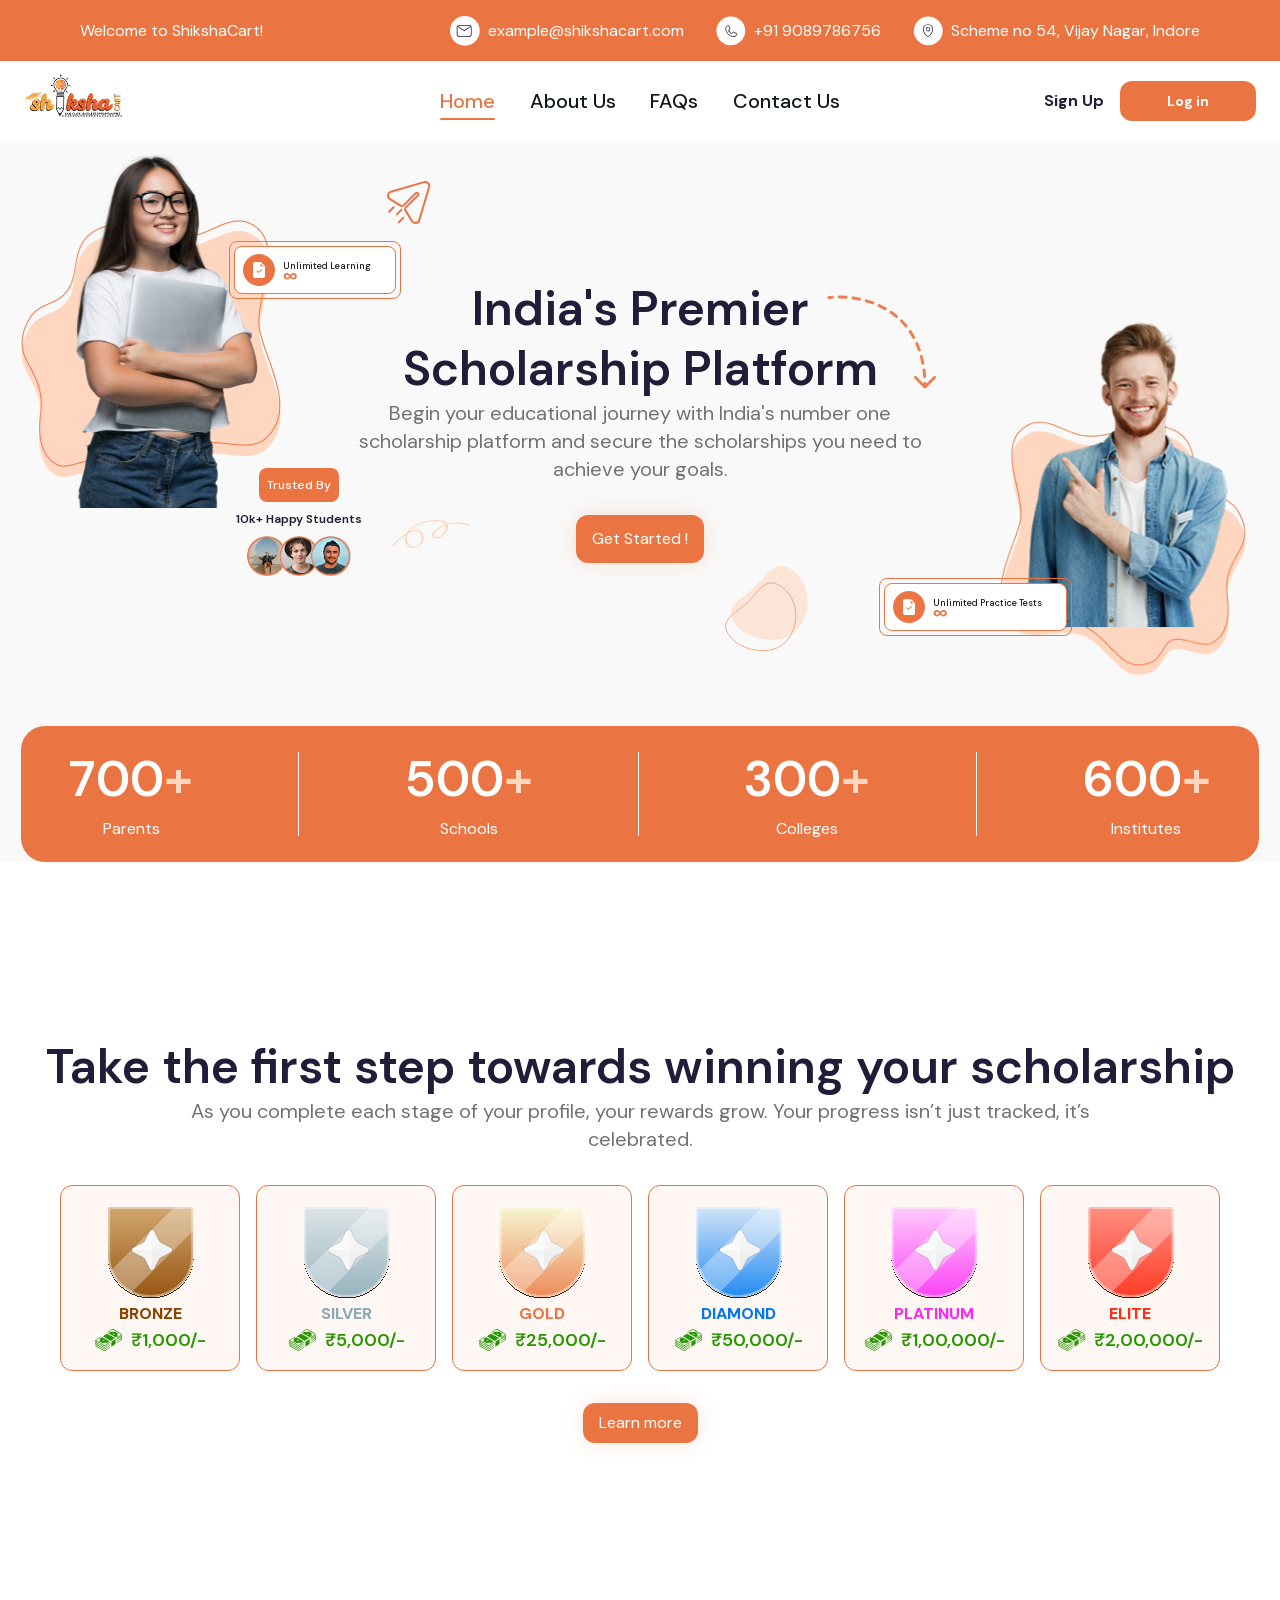
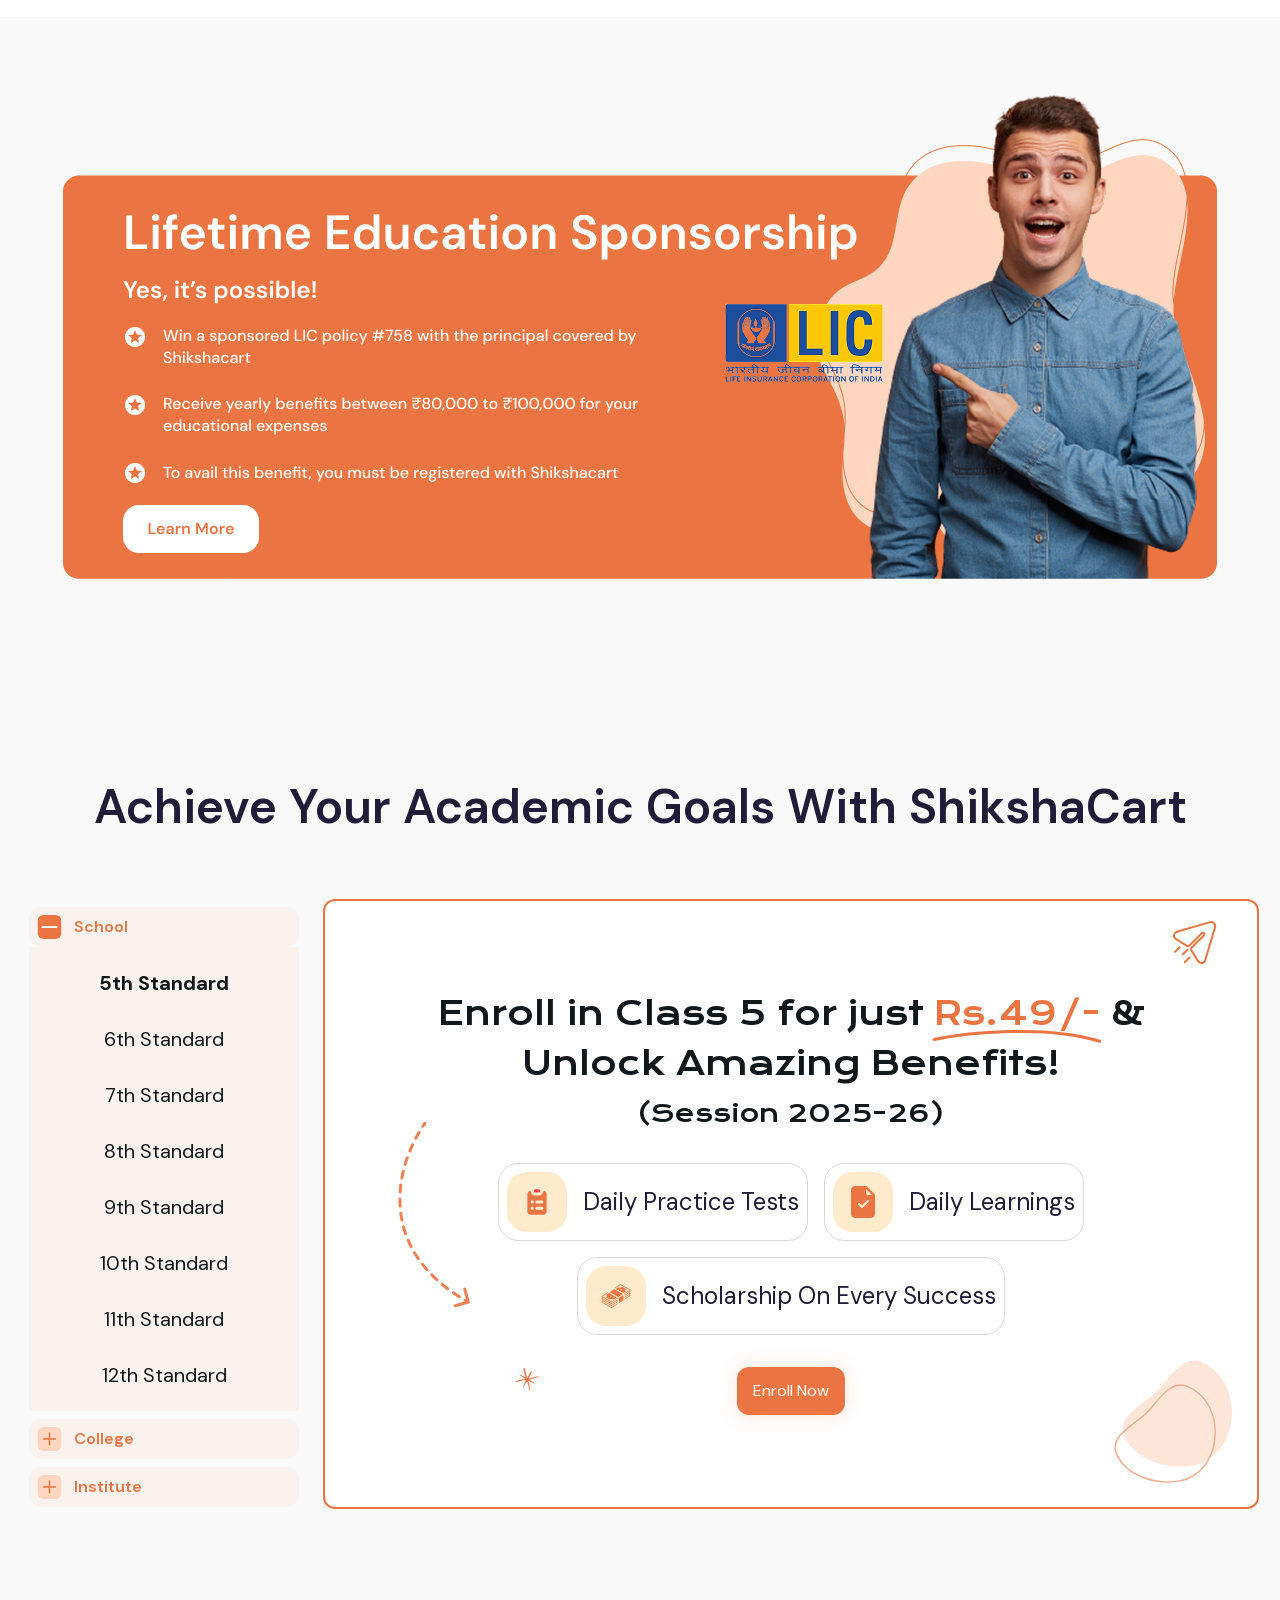
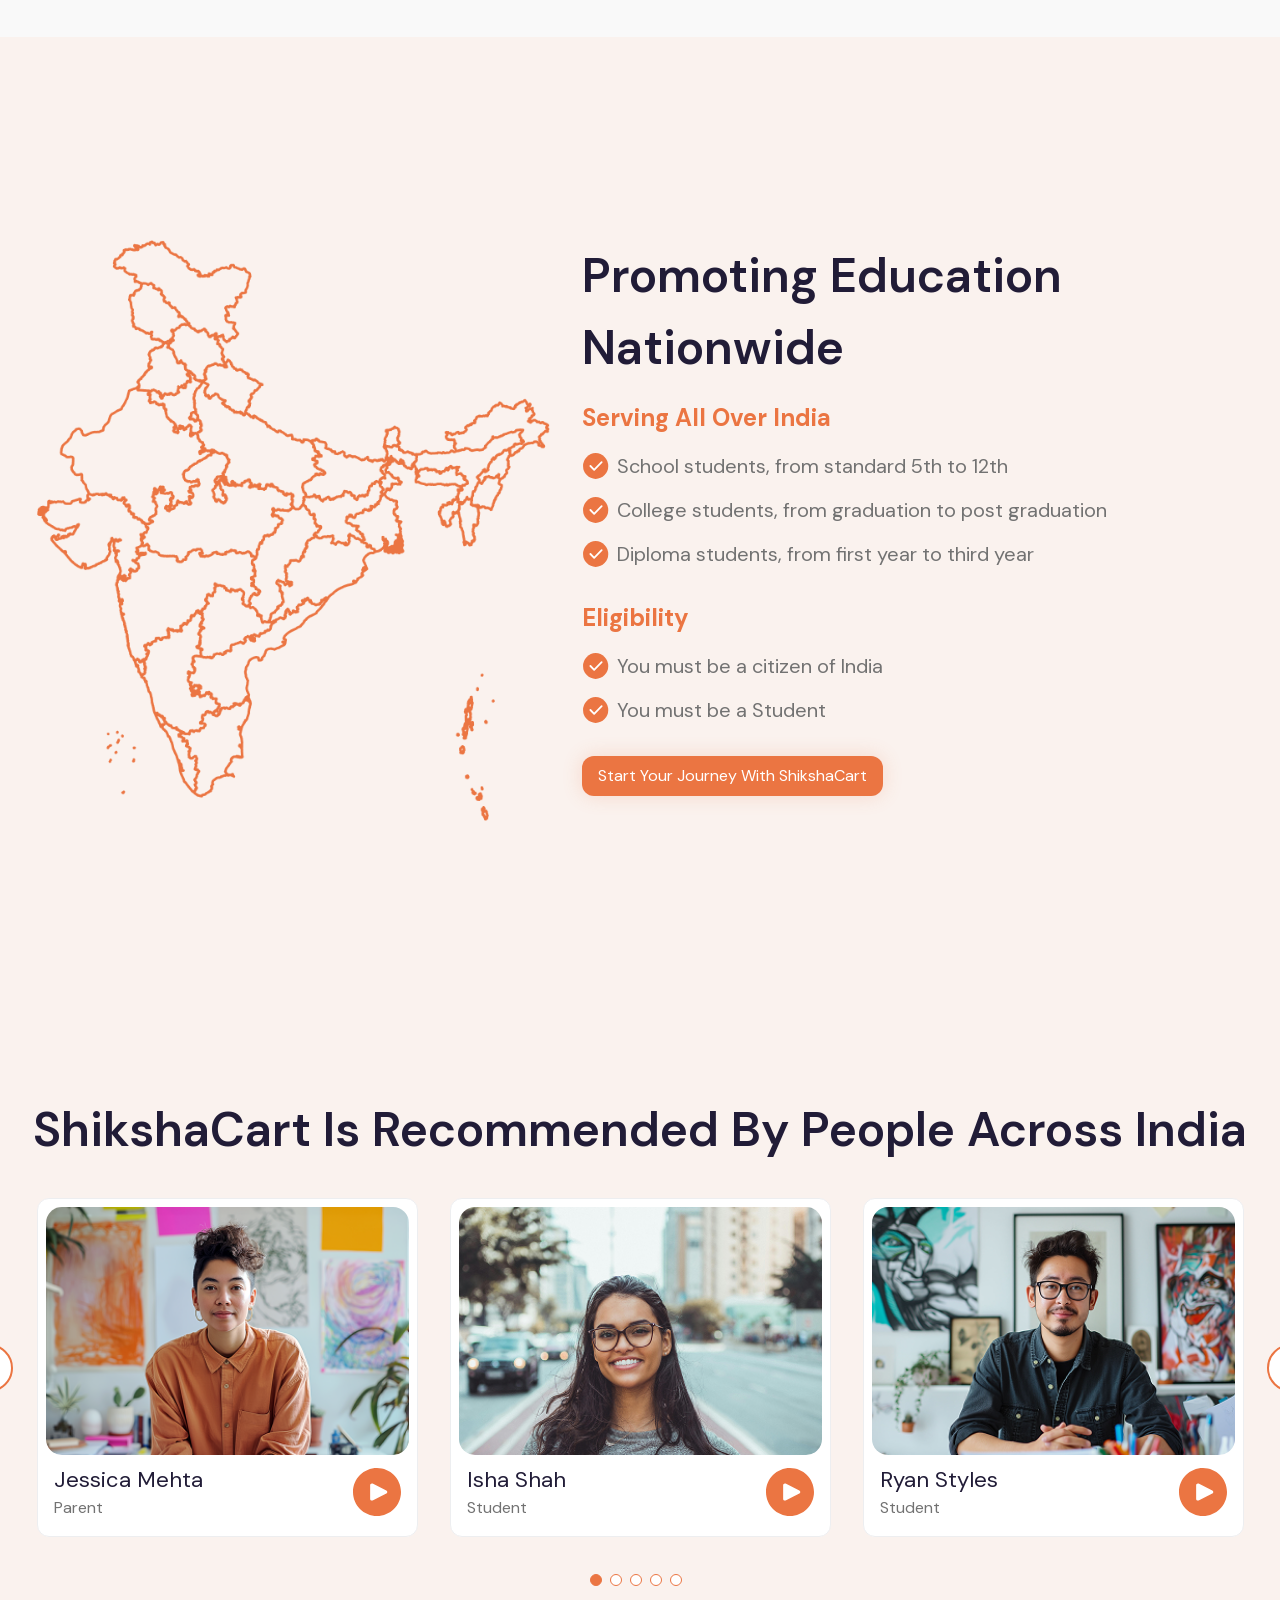
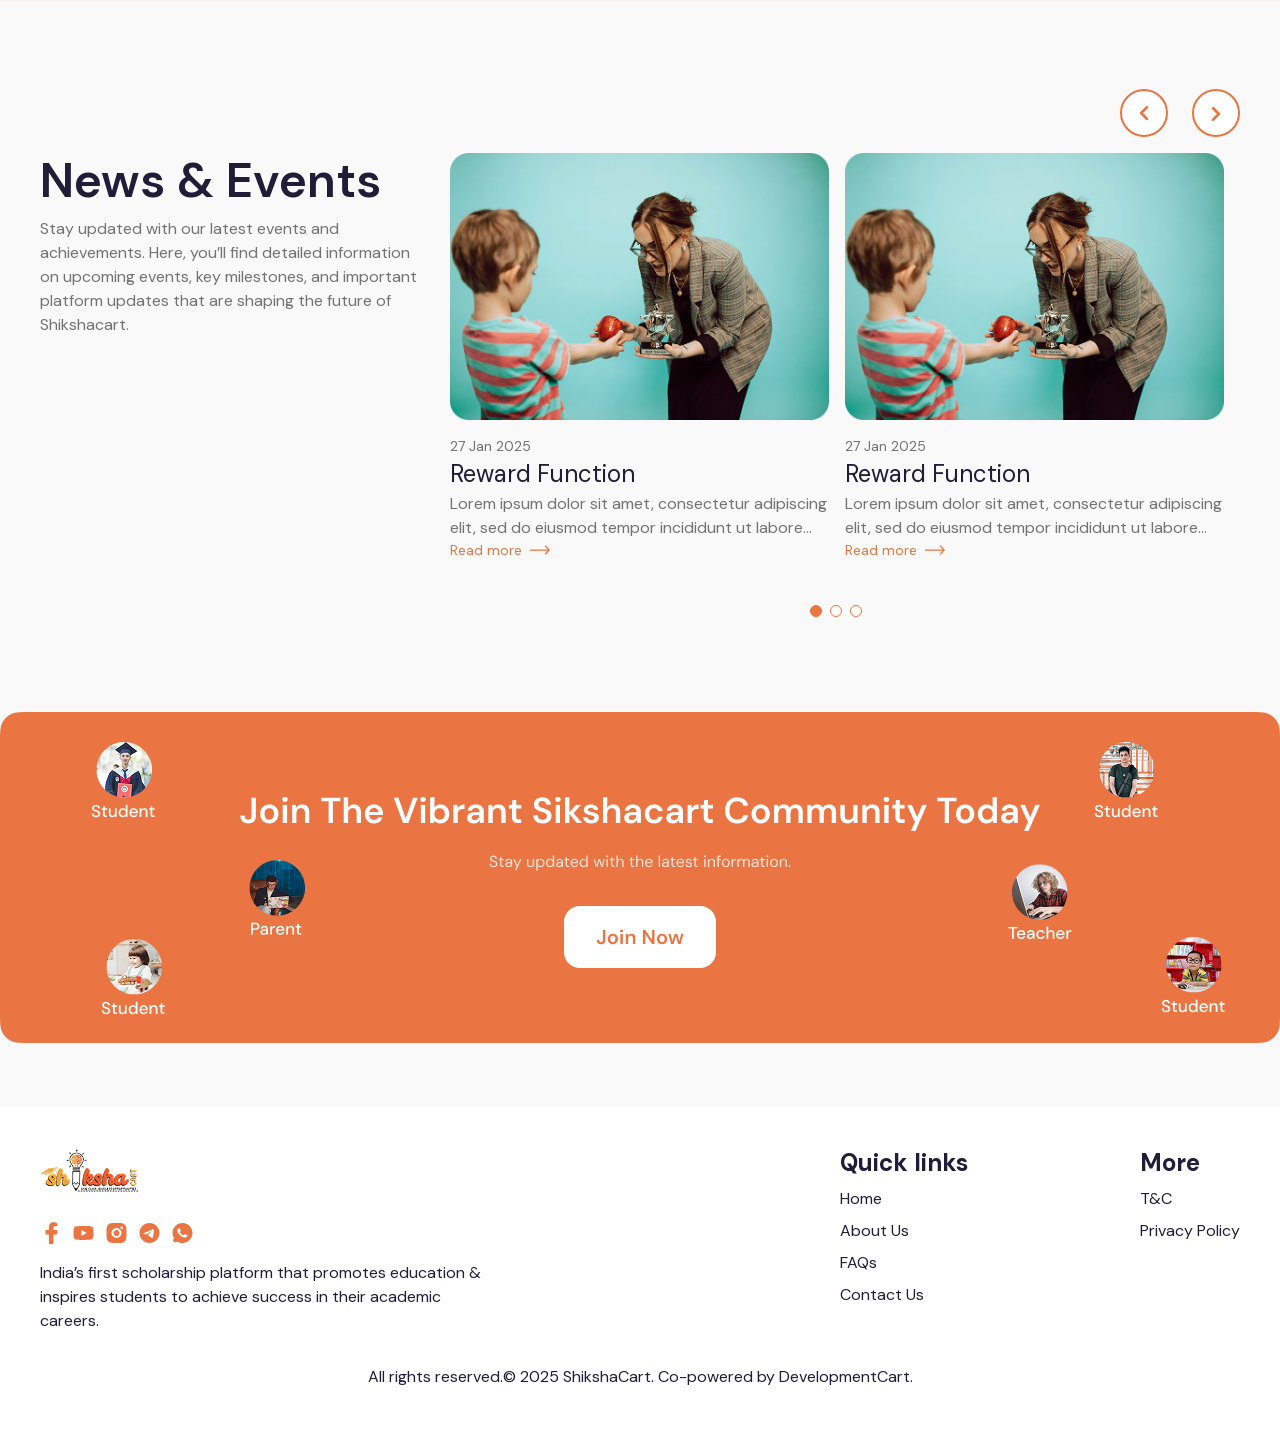
<file: index.html>
<!DOCTYPE html><html lang="en"><head><meta charSet="utf-8"/><meta name="viewport" content="width=device-width, initial-scale=1"/><link rel="preload" as="image" href="/svg/hamburger.svg"/><link rel="preload" as="image" href="/brand_logo.png"/><link rel="preload" as="image" href="/svg/paper-plane.svg"/><link rel="preload" as="image" href="/student-girl.png"/><link rel="preload" as="image" href="/svg/fill-file.svg"/><link rel="preload" as="image" href="/svg/infinity.svg"/><link rel="preload" as="image" href="/svg/orange-down-arrow.svg"/><link rel="preload" as="image" href="/svg/blob-fill-outline.svg"/><link rel="preload" as="image" href="/svg/spiral.svg"/><link rel="preload" as="image" href="/student-boy.png"/><link rel="stylesheet" href="/_next/static/css/b85624c602295bc2.css" data-precedence="next"/><link rel="stylesheet" href="/_next/static/css/0dff5e5cf7931daf.css" data-precedence="next"/><link rel="preload" as="script" fetchPriority="low" href="/_next/static/chunks/webpack-ac3ab0037a03e20a.js"/><script src="/_next/static/chunks/4bd1b696-7563ae5e1bcfa446.js" async=""></script><script src="/_next/static/chunks/684-d9ea17a28cbf8214.js" async=""></script><script src="/_next/static/chunks/main-app-3fa64c0931e1e3e6.js" async=""></script><script src="/_next/static/chunks/390-886dd0b701966e8a.js" async=""></script><script src="/_next/static/chunks/144-95bcd0644ed20320.js" async=""></script><script src="/_next/static/chunks/917-252a633981e33002.js" async=""></script><script src="/_next/static/chunks/766-54eb7c0881566929.js" async=""></script><script src="/_next/static/chunks/507-d4be68b27aa73888.js" async=""></script><script src="/_next/static/chunks/app/layout-a34e8ad8b2f50a30.js" async=""></script><script src="/_next/static/chunks/521-3dbfdc4f1647a33a.js" async=""></script><script src="/_next/static/chunks/app/page-47746bd791fc8e5f.js" async=""></script><link rel="preload" as="image" href="/happy-stu-1.png"/><link rel="preload" as="image" href="/happy-stu-2.png"/><link rel="preload" as="image" href="/happy-stu-3.png"/><link rel="preload" href="/_next/static/chunks/231.8d17973d430003d0.js" as="script" fetchPriority="low"/><link rel="preload" as="image" href="/edu-support.png"/><link rel="preload" href="/_next/static/chunks/664.3762e99db998f34c.js" as="script" fetchPriority="low"/><link rel="preload" href="/_next/static/chunks/958.13ba397f35f8f3a8.js" as="script" fetchPriority="low"/><link rel="preload" as="image" href="/india.png"/><link rel="preload" as="image" href="/svg/checkbox-fill.svg"/><link rel="preload" href="/_next/static/chunks/996.39fd94e122a6e6a0.js" as="script" fetchPriority="low"/><link rel="preload" href="/_next/static/chunks/805.b96cdb4bdacf6916.js" as="script" fetchPriority="low"/><link rel="preload" href="/_next/static/chunks/96.96045a9e29317eb6.js" as="script" fetchPriority="low"/><link rel="preload" as="image" href="/Join-Now.png"/><link rel="preload" as="image" href="/svg/facebook-logo.svg"/><link rel="preload" as="image" href="/svg/youtube-logo.svg"/><link rel="preload" as="image" href="/svg/instagram-logo.svg"/><link rel="preload" as="image" href="/svg/telegram-logo.svg"/><link rel="preload" as="image" href="/svg/whatsapp-logo.svg"/><link rel="preload" as="image" href="/svg/rank-bronze.svg"/><link rel="preload" as="image" href="/svg/cash.svg"/><link rel="preload" as="image" href="/svg/rank-silver.svg"/><link rel="preload" as="image" href="/svg/rank-gold.svg"/><link rel="preload" as="image" href="/svg/rank-diamond.svg"/><link rel="preload" as="image" href="/svg/rank-platinum.svg"/><link rel="preload" as="image" href="/svg/rank-elite.svg"/><link rel="preload" as="image" href="/svg/closed-icon.svg"/><link rel="preload" as="image" href="/svg/expanded-icon.svg"/><link rel="preload" as="image" href="/svg/small-vertical-line.svg"/><link rel="preload" as="image" href="/svg/vertical-line-arrow.svg"/><link rel="preload" as="image" href="/svg/fill-star.svg"/><link rel="preload" as="image" href="/svg/orange-underline.svg"/><link rel="preload" as="image" href="/svg/test-fill-icon.svg"/><link rel="preload" as="image" href="/svg/learning-icon-fill.svg"/><link rel="preload" as="image" href="/svg/scholar-fill-icon.svg"/><link rel="preload" as="image" href="/yt-thumbnail-3.png"/><link rel="preload" as="image" href="/svg/play-icon.svg"/><link rel="preload" as="image" href="/yt-thumbnail-1.png"/><link rel="preload" as="image" href="/yt-thumbnail-2.png"/><link rel="preload" as="image" href="/news-event.png"/><link rel="preload" as="image" href="/svg/orange-right-arrow.svg"/><title>Shiksha Cart Web</title><meta name="description" content="Start your journey with ShikshaCart and get scholarship for your upcoming year education."/><link rel="icon" href="/favicon.ico" type="image/x-icon" sizes="16x16"/><script>document.querySelectorAll('body link[rel="icon"], body link[rel="apple-touch-icon"]').forEach(el => document.head.appendChild(el))</script><script src="/_next/static/chunks/polyfills-42372ed130431b0a.js" noModule=""></script></head><body class="__variable_05e5f9 __variable_e609f3 antialiased"><div data-overlay-container="true"><div class="min-h-[calc(100vh-322px)] bg-[#F9F9F9]"><div class="bg-primary h-[61px] lg:flex items-center justify-between xl:px-20 px-5 hidden"><span class="text-white xl:text-[16px] lg:text-[14px]">Welcome to ShikshaCart!</span><ul class="flex items-center gap-x-8"><li class="flex items-center gap-x-2"><img alt="mail" loading="lazy" width="40" height="40" decoding="async" data-nimg="1" class="xl:w-[30px] xl:h-[30px] lg:w-[30px] lg:h-[30px]" style="color:transparent" src="/svg/mail-bg.svg"/><a class="text-white outline-none xl:text-[16px] lg:text-[14px]" href="mailto:example@shikshacart.com">example@shikshacart.com</a></li><li class="flex items-center gap-x-2"><img alt="mail" loading="lazy" width="40" height="40" decoding="async" data-nimg="1" class="xl:w-[30px] xl:h-[30px] lg:w-[30px] lg:h-[30px]" style="color:transparent" src="/svg/phone-bg.svg"/><a class="text-white outline-none xl:text-[16px] lg:text-[14px]" href="tel:919089786756">+91 9089786756</a></li><li class="flex items-center gap-x-2"><img alt="mail" loading="lazy" width="40" height="40" decoding="async" data-nimg="1" class="xl:w-[30px] xl:h-[30px] lg:w-[30px] lg:h-[30px]" style="color:transparent" src="/svg/location-bg.svg"/><a class="text-white outline-none xl:text-[16px] lg:text-[14px]" href="#">Scheme no 54, Vijay Nagar, Indore</a></li></ul></div><nav class="flex z-40 w-full items-center justify-center data-[menu-open=true]:border-none sticky top-0 inset-x-0 backdrop-blur-lg data-[menu-open=true]:backdrop-blur-xl backdrop-saturate-150 h-[80px] bg-white" style="--navbar-height:4rem"><header class="z-40 flex px-6 gap-4 w-full flex-row relative flex-nowrap items-center justify-between h-[var(--navbar-height)] max-w-[1280px]"><ul class="flex gap-4 h-full flex-nowrap items-center data-[justify=start]:justify-start data-[justify=start]:flex-grow data-[justify=start]:basis-0 data-[justify=center]:justify-center data-[justify=end]:justify-end data-[justify=end]:flex-grow data-[justify=end]:basis-0 flex-row-reverse sm:flex-row" data-justify="start"><button class="group flex items-center justify-center h-full rounded-small tap-highlight-transparent outline-none data-[focus-visible=true]:z-10 data-[focus-visible=true]:outline-2 data-[focus-visible=true]:outline-focus data-[focus-visible=true]:outline-offset-2 sm:hidden w-[40px]" type="button" tabindex="0" aria-label="Open menu" aria-pressed="false"><span class="sr-only">open navigation menu</span><div class="relative shadow-black/5 shadow-none rounded-large" style="max-width:100px"> <img src="/svg/hamburger.svg" class="relative z-10 opacity-0 shadow-black/5 data-[loaded=true]:opacity-100 shadow-none transition-transform-opacity motion-reduce:transition-none !duration-300 rounded-large" alt="menu" width="100"/></div></button><div class="flex basis-0 flex-row flex-grow flex-nowrap justify-start bg-transparent items-center no-underline text-medium whitespace-nowrap box-border"><div class="relative shadow-black/5 shadow-none rounded-large" style="max-width:fit-content"> <img src="/brand_logo.png" class="relative z-10 opacity-0 shadow-black/5 data-[loaded=true]:opacity-100 shadow-none transition-transform-opacity motion-reduce:transition-none !duration-300 rounded-large" alt="logo"/></div></div></ul><ul class="h-full flex-row flex-nowrap items-center data-[justify=start]:justify-start data-[justify=start]:flex-grow data-[justify=start]:basis-0 data-[justify=center]:justify-center data-[justify=end]:justify-end data-[justify=end]:flex-grow data-[justify=end]:basis-0 hidden w-[450px] !justify-between sm:flex gap-4" data-justify="start"><li class="text-medium whitespace-nowrap box-border list-none data-[active=true]:font-semibold relative data-[active=true]:text-primary data-[active=true]:after:content-[&#x27;&#x27;] data-[active=true]:after:absolute data-[active=true]:after:-bottom-[5px] data-[active=true]:after:left-0 data-[active=true]:after:right-0 data-[active=true]:after:h-[2px] data-[active=true]:after:rounded-[2px] data-[active=true]:after:bg-primary" data-active="true"><a class="relative inline-flex items-center tap-highlight-transparent outline-none data-[focus-visible=true]:z-10 data-[focus-visible=true]:outline-2 data-[focus-visible=true]:outline-focus data-[focus-visible=true]:outline-offset-2 text-medium text-primary no-underline hover:opacity-hover active:opacity-disabled transition-opacity xl:text-xl lg:text-lg md:text-lg font-medium" tabindex="0" role="link" href="/">Home</a></li><li class="text-medium whitespace-nowrap box-border list-none data-[active=true]:font-semibold relative data-[active=true]:text-primary data-[active=true]:after:content-[&#x27;&#x27;] data-[active=true]:after:absolute data-[active=true]:after:-bottom-[5px] data-[active=true]:after:left-0 data-[active=true]:after:right-0 data-[active=true]:after:h-[2px] data-[active=true]:after:rounded-[2px] data-[active=true]:after:bg-primary"><a class="relative inline-flex items-center tap-highlight-transparent outline-none data-[focus-visible=true]:z-10 data-[focus-visible=true]:outline-2 data-[focus-visible=true]:outline-focus data-[focus-visible=true]:outline-offset-2 text-medium text-foreground no-underline hover:opacity-hover active:opacity-disabled transition-opacity xl:text-xl lg:text-lg md:text-lg font-medium" tabindex="0" role="link" href="#">About Us</a></li><li class="text-medium whitespace-nowrap box-border list-none data-[active=true]:font-semibold relative data-[active=true]:text-primary data-[active=true]:after:content-[&#x27;&#x27;] data-[active=true]:after:absolute data-[active=true]:after:-bottom-[5px] data-[active=true]:after:left-0 data-[active=true]:after:right-0 data-[active=true]:after:h-[2px] data-[active=true]:after:rounded-[2px] data-[active=true]:after:bg-primary"><a class="relative inline-flex items-center tap-highlight-transparent outline-none data-[focus-visible=true]:z-10 data-[focus-visible=true]:outline-2 data-[focus-visible=true]:outline-focus data-[focus-visible=true]:outline-offset-2 text-medium text-foreground no-underline hover:opacity-hover active:opacity-disabled transition-opacity xl:text-xl lg:text-lg md:text-lg font-medium" tabindex="0" role="link" href="#">FAQs</a></li><li class="text-medium whitespace-nowrap box-border list-none data-[active=true]:font-semibold relative data-[active=true]:text-primary data-[active=true]:after:content-[&#x27;&#x27;] data-[active=true]:after:absolute data-[active=true]:after:-bottom-[5px] data-[active=true]:after:left-0 data-[active=true]:after:right-0 data-[active=true]:after:h-[2px] data-[active=true]:after:rounded-[2px] data-[active=true]:after:bg-primary"><a class="relative inline-flex items-center tap-highlight-transparent outline-none data-[focus-visible=true]:z-10 data-[focus-visible=true]:outline-2 data-[focus-visible=true]:outline-focus data-[focus-visible=true]:outline-offset-2 text-medium text-foreground no-underline hover:opacity-hover active:opacity-disabled transition-opacity xl:text-xl lg:text-lg md:text-lg font-medium" tabindex="0" role="link" href="/contact-us">Contact Us</a></li></ul><ul class="gap-4 h-full flex-row flex-nowrap items-center data-[justify=start]:justify-start data-[justify=start]:flex-grow data-[justify=start]:basis-0 data-[justify=center]:justify-center data-[justify=end]:justify-end data-[justify=end]:flex-grow data-[justify=end]:basis-0 hidden sm:flex" data-justify="end"><li class="text-medium whitespace-nowrap box-border list-none data-[active=true]:font-semibold relative data-[active=true]:text-primary data-[active=true]:after:content-[&#x27;&#x27;] data-[active=true]:after:absolute data-[active=true]:after:-bottom-[5px] data-[active=true]:after:left-0 data-[active=true]:after:right-0 data-[active=true]:after:h-[2px] data-[active=true]:after:rounded-[2px] data-[active=true]:after:bg-primary hidden lg:flex"><a class="text-dark-gray font-bold" href="#">Sign Up</a></li><li class="text-medium whitespace-nowrap box-border list-none data-[active=true]:font-semibold relative data-[active=true]:text-primary data-[active=true]:after:content-[&#x27;&#x27;] data-[active=true]:after:absolute data-[active=true]:after:-bottom-[5px] data-[active=true]:after:left-0 data-[active=true]:after:right-0 data-[active=true]:after:h-[2px] data-[active=true]:after:rounded-[2px] data-[active=true]:after:bg-primary"><a role="button" tabindex="0" class="z-0 group relative inline-flex items-center justify-center box-border appearance-none select-none whitespace-nowrap subpixel-antialiased overflow-hidden tap-highlight-transparent transform-gpu data-[pressed=true]:scale-[0.97] outline-none data-[focus-visible=true]:z-10 data-[focus-visible=true]:outline-2 data-[focus-visible=true]:outline-focus data-[focus-visible=true]:outline-offset-2 px-4 min-w-20 h-10 text-small gap-2 rounded-medium [&amp;&gt;svg]:max-w-[theme(spacing.8)] transition-transform-colors-opacity motion-reduce:transition-none data-[hover=true]:opacity-hover bg-primary text-white w-[136px] font-bold" href="#">Log in</a></li></ul></header></nav><div class="bg-[#F9F9F9] relative"><div class="xl:w-[1238px] xl:mx-auto mx-4 flex md:flex-nowrap flex-wrap xl:gap-0 md:gap-4 gap-2 justify-between pt-[140px] md:pt-[138px] md:pb-[50px] pb-[50px] relative"><div class="-mt-32 relative xl:h-auto "><img src="/svg/paper-plane.svg" alt="paper-plane" class="absolute xl:top-[30px] md:top-[10px] lg:w-auto md:w-[30px] bottom-5 xl:-right-[150px] -right-[100px]"/><div class="relative shadow-black/5 shadow-none rounded-large" style="max-width:fit-content"> <img src="/student-girl.png" class="relative z-10 opacity-0 shadow-black/5 data-[loaded=true]:opacity-100 shadow-none transition-transform-opacity motion-reduce:transition-none !duration-300 rounded-large xl:h-[357px] h-[192px] xl:w-[260px]" alt="student" style="z-index:0"/></div><div class="border border-primary rounded-lg p-1 absolute xl:top-[90px] top-12 -right-[120px]" style="z-index:1"><div class="border border-primary rounded-lg p-2 bg-white flex items-center gap-x-2 h-[48px] pr-6"><img src="/svg/fill-file.svg" alt="icon" class="w-[32px] h-[32px]"/><div class="flex flex-col"><div class="text-[9px] font-medium">Unlimited Learning</div><img src="/svg/infinity.svg" alt="infinity" class="w-[14px]"/></div></div></div></div><div class="flex flex-col items-center lg:w-[593px] md:w-[331px] relative"><img src="/svg/orange-down-arrow.svg" alt="arrow" class="absolute xl:right-0 md:-right-[30px] right-[40px] xl:top-4 md:top-5 top-10 xl:h-auto h-[50px]"/><img src="/svg/blob-fill-outline.svg" alt="blob" class="absolute xl:right-28 xl:bottom-2 right-8 bottom-80 xl:rotate-0 rotate-[247deg] xl:w-auto xl:h-auto w-20 h-20"/><img src="/svg/spiral.svg" alt="spiral" class="absolute left-12 lg:bottom-32 md:bottom-[73px] bottom-0"/><h1 class="text-dark-gray lg:text-[48px] text-[28px] font-semibold leading-tight text-center">India&#x27;s Premier Scholarship Platform</h1><p class="text-light-gray lg:text-xl text-center xl:mt-0 mt-5">Begin your educational journey with India&#x27;s number one scholarship platform and secure the scholarships you need to achieve your goals.</p><a class="relative inline-flex items-center tap-highlight-transparent outline-none data-[focus-visible=true]:z-10 data-[focus-visible=true]:outline-2 data-[focus-visible=true]:outline-focus data-[focus-visible=true]:outline-offset-2 text-medium no-underline hover:opacity-hover active:opacity-disabled transition-opacity md:mt-8 mt-2 bg-primary text-white rounded-xl py-3 px-4 w-fit mx-auto shadow-[0_0_20px_0_#EB754233]" href="#" tabindex="0" role="link">Get Started !</a></div><div class="md:mt-10 mt-0 relative md:ml-0  ml-auto"><div class="relative shadow-black/5 shadow-none rounded-large" style="max-width:fit-content"> <img src="/student-boy.png" class="relative z-10 opacity-0 shadow-black/5 data-[loaded=true]:opacity-100 shadow-none transition-transform-opacity motion-reduce:transition-none !duration-300 rounded-large xl:h-[357px] h-[253px] xl:w-[260px]" alt="student" style="z-index:0"/></div><div class="border border-primary rounded-lg p-1 absolute xl:bottom-[40px] bottom-10 -left-[120px]" style="z-index:1"><div class="border border-primary rounded-lg p-2 bg-white flex items-center gap-x-2 h-[48px] pr-6"><img src="/svg/fill-file.svg" alt="icon" class="w-[32px] h-[32px]"/><div class="flex flex-col"><div class="text-[9px] font-medium">Unlimited Practice Tests</div><img src="/svg/infinity.svg" alt="infinity" class="w-[14px]"/></div></div></div></div><div class="w-[127px] absolute xl:bottom-[150px] lg:bottom-[50px] md:bottom-[150px] bottom-[180px] xl:left-[214px] md:left-[100px] left-0 flex flex-col items-center gap-2"><div class="bg-primary rounded-lg p-2 text-[12px] font-medium text-white text-center">Trusted By</div><div class="text-dark-gray text-[12px] font-semibold">10k+ Happy Students</div><div class="flex items-center justify-center h-auto w-max" role="group"><span tabindex="-1" class="flex relative justify-center items-center box-border overflow-hidden align-middle z-0 outline-none data-[focus-visible=true]:z-10 data-[focus-visible=true]:outline-2 data-[focus-visible=true]:outline-focus data-[focus-visible=true]:outline-offset-2 w-10 h-10 text-tiny bg-default text-default-foreground rounded-full data-[hover=true]:-translate-x-3 rtl:data-[hover=true]:translate-x-3 transition-transform data-[focus-visible=true]:-translate-x-3 rtl:data-[focus-visible=true]:translate-x-3 ms-0"><img src="/happy-stu-1.png" class="flex object-cover w-full h-full transition-opacity !duration-500 opacity-0 data-[loaded=true]:opacity-100" alt="avatar"/></span><span tabindex="-1" class="flex relative justify-center items-center box-border overflow-hidden align-middle z-0 outline-none data-[focus-visible=true]:z-10 data-[focus-visible=true]:outline-2 data-[focus-visible=true]:outline-focus data-[focus-visible=true]:outline-offset-2 w-10 h-10 text-tiny bg-default text-default-foreground rounded-full data-[hover=true]:-translate-x-3 rtl:data-[hover=true]:translate-x-3 transition-transform data-[focus-visible=true]:-translate-x-3 rtl:data-[focus-visible=true]:translate-x-3 -ms-2"><img src="/happy-stu-2.png" class="flex object-cover w-full h-full transition-opacity !duration-500 opacity-0 data-[loaded=true]:opacity-100" alt="avatar"/></span><span tabindex="-1" class="flex relative justify-center items-center box-border overflow-hidden align-middle z-0 outline-none data-[focus-visible=true]:z-10 data-[focus-visible=true]:outline-2 data-[focus-visible=true]:outline-focus data-[focus-visible=true]:outline-offset-2 w-10 h-10 text-tiny bg-default text-default-foreground rounded-full data-[hover=true]:-translate-x-3 rtl:data-[hover=true]:translate-x-3 transition-transform data-[focus-visible=true]:-translate-x-3 rtl:data-[focus-visible=true]:translate-x-3 -ms-2 hover:-translate-x-0"><img src="/happy-stu-3.png" class="flex object-cover w-full h-full transition-opacity !duration-500 opacity-0 data-[loaded=true]:opacity-100" alt="avatar"/></span></div></div></div></div><div class="bg-[#F9F9F9]"><div class="bg-primary lg:h-[136px] md:h-[100px] flex sm:flex-nowrap flex-wrap justify-between xl:w-[1238px] xl:mx-auto mx-4 md:rounded-[24px] rounded-[14px] py-4 md:px-12 px-4 gap-4"><div class="flex flex-col items-center"><div class="text-white font-semibold lg:text-[50px] md:text-[30px] text-[24px]">700<span class="text-[#FFD7C0]">+</span></div><div class="text-white">Parents</div></div><span class="md:h-[80%] h-[60px] flex w-[1px] my-auto bg-white"></span><div class="flex flex-col items-center"><div class="text-white font-semibold lg:text-[50px] md:text-[30px] text-[24px]">500<span class="text-[#FFD7C0]">+</span></div><div class="text-white">Schools</div></div><span class="md:h-[80%] h-[60px] flex w-[1px] my-auto bg-white"></span><div class="flex flex-col items-center"><div class="text-white font-semibold lg:text-[50px] md:text-[30px] text-[24px]">300<span class="text-[#FFD7C0]">+</span></div><div class="text-white">Colleges</div></div><span class="md:h-[80%] h-[60px] flex w-[1px] my-auto bg-white"></span><div class="flex flex-col items-center"><div class="text-white font-semibold lg:text-[50px] md:text-[30px] text-[24px]">600<span class="text-[#FFD7C0]">+</span></div><div class="text-white">Institutes</div></div></div></div><div class="bg-white"><div class="xl:w-[1238px] mx-auto min-h-[755px] flex flex-col justify-center py-10 px-2"><h2 class="lg:text-[48px] text-[28px] text-dark-gray text-center font-semibold leading-tight">Take the first step towards winning your scholarship</h2><p class="text-[#727272] text-center text-xl xl:max-w-[950px] mx-auto">As you complete each stage of your profile, your rewards grow. Your progress isn’t just tracked, it’s celebrated.</p><div class="flex flex-wrap items-center justify-center gap-4 my-8"><div class="flex flex-col items-center border border-primary rounded-xl bg-secondary p-4 w-[180px]"><div class="relative shadow-black/5 shadow-none rounded-large" style="max-width:fit-content"> <img src="/svg/rank-bronze.svg" class="relative z-10 opacity-0 shadow-black/5 data-[loaded=true]:opacity-100 shadow-none transition-transform-opacity motion-reduce:transition-none !duration-300 rounded-large" alt="badge"/></div><h4 class="text-[#8C4500] font-extrabold">BRONZE</h4><div class="flex items-center gap-x-2"><div class="relative shadow-black/5 shadow-none rounded-large" style="max-width:fit-content"> <img src="/svg/cash.svg" class="relative z-10 opacity-0 shadow-black/5 data-[loaded=true]:opacity-100 shadow-none transition-transform-opacity motion-reduce:transition-none !duration-300 rounded-large" alt="badge"/></div><span class="text-[#259800] text-lg font-semibold"> ₹1,000/-</span></div></div><div class="flex flex-col items-center border border-primary rounded-xl bg-secondary p-4 w-[180px]"><div class="relative shadow-black/5 shadow-none rounded-large" style="max-width:fit-content"> <img src="/svg/rank-silver.svg" class="relative z-10 opacity-0 shadow-black/5 data-[loaded=true]:opacity-100 shadow-none transition-transform-opacity motion-reduce:transition-none !duration-300 rounded-large" alt="badge"/></div><h4 class="text-[#8AA8B5] font-extrabold">SILVER</h4><div class="flex items-center gap-x-2"><div class="relative shadow-black/5 shadow-none rounded-large" style="max-width:fit-content"> <img src="/svg/cash.svg" class="relative z-10 opacity-0 shadow-black/5 data-[loaded=true]:opacity-100 shadow-none transition-transform-opacity motion-reduce:transition-none !duration-300 rounded-large" alt="badge"/></div><span class="text-[#259800] text-lg font-semibold"> ₹5,000/-</span></div></div><div class="flex flex-col items-center border border-primary rounded-xl bg-secondary p-4 w-[180px]"><div class="relative shadow-black/5 shadow-none rounded-large" style="max-width:fit-content"> <img src="/svg/rank-gold.svg" class="relative z-10 opacity-0 shadow-black/5 data-[loaded=true]:opacity-100 shadow-none transition-transform-opacity motion-reduce:transition-none !duration-300 rounded-large" alt="badge"/></div><h4 class="text-[#EB7542] font-extrabold">GOLD</h4><div class="flex items-center gap-x-2"><div class="relative shadow-black/5 shadow-none rounded-large" style="max-width:fit-content"> <img src="/svg/cash.svg" class="relative z-10 opacity-0 shadow-black/5 data-[loaded=true]:opacity-100 shadow-none transition-transform-opacity motion-reduce:transition-none !duration-300 rounded-large" alt="badge"/></div><span class="text-[#259800] text-lg font-semibold"> ₹25,000/-</span></div></div><div class="flex flex-col items-center border border-primary rounded-xl bg-secondary p-4 w-[180px]"><div class="relative shadow-black/5 shadow-none rounded-large" style="max-width:fit-content"> <img src="/svg/rank-diamond.svg" class="relative z-10 opacity-0 shadow-black/5 data-[loaded=true]:opacity-100 shadow-none transition-transform-opacity motion-reduce:transition-none !duration-300 rounded-large" alt="badge"/></div><h4 class="text-[#0078F0] font-extrabold">DIAMOND</h4><div class="flex items-center gap-x-2"><div class="relative shadow-black/5 shadow-none rounded-large" style="max-width:fit-content"> <img src="/svg/cash.svg" class="relative z-10 opacity-0 shadow-black/5 data-[loaded=true]:opacity-100 shadow-none transition-transform-opacity motion-reduce:transition-none !duration-300 rounded-large" alt="badge"/></div><span class="text-[#259800] text-lg font-semibold"> ₹50,000/-</span></div></div><div class="flex flex-col items-center border border-primary rounded-xl bg-secondary p-4 w-[180px]"><div class="relative shadow-black/5 shadow-none rounded-large" style="max-width:fit-content"> <img src="/svg/rank-platinum.svg" class="relative z-10 opacity-0 shadow-black/5 data-[loaded=true]:opacity-100 shadow-none transition-transform-opacity motion-reduce:transition-none !duration-300 rounded-large" alt="badge"/></div><h4 class="text-[#FA28F3] font-extrabold">PLATINUM</h4><div class="flex items-center gap-x-2"><div class="relative shadow-black/5 shadow-none rounded-large" style="max-width:fit-content"> <img src="/svg/cash.svg" class="relative z-10 opacity-0 shadow-black/5 data-[loaded=true]:opacity-100 shadow-none transition-transform-opacity motion-reduce:transition-none !duration-300 rounded-large" alt="badge"/></div><span class="text-[#259800] text-lg font-semibold"> ₹1,00,000/-</span></div></div><div class="flex flex-col items-center border border-primary rounded-xl bg-secondary p-4 w-[180px]"><div class="relative shadow-black/5 shadow-none rounded-large" style="max-width:fit-content"> <img src="/svg/rank-elite.svg" class="relative z-10 opacity-0 shadow-black/5 data-[loaded=true]:opacity-100 shadow-none transition-transform-opacity motion-reduce:transition-none !duration-300 rounded-large" alt="badge"/></div><h4 class="text-[#FF2B14] font-extrabold">ELITE</h4><div class="flex items-center gap-x-2"><div class="relative shadow-black/5 shadow-none rounded-large" style="max-width:fit-content"> <img src="/svg/cash.svg" class="relative z-10 opacity-0 shadow-black/5 data-[loaded=true]:opacity-100 shadow-none transition-transform-opacity motion-reduce:transition-none !duration-300 rounded-large" alt="badge"/></div><span class="text-[#259800] text-lg font-semibold"> ₹2,00,000/-</span></div></div></div><a class="bg-primary text-white rounded-xl py-2 px-4 w-fit mx-auto shadow-[0_0_20px_0_#EB754233]" href="#">Learn more</a></div></div><div class="bg-[#F9F9F9] xl:mx-0 mx-4"><img src="/edu-support.png" alt="banner" class="mx-auto md:py-16 py-0"/></div><div class="bg-[#F9F9F9] py-32"><div class="xl:w-[1238px] xl:mx-auto mx-4"><h2 class="text-dark-gray font-semibold lg:text-[48px] text-[28px] text-center capitalize">Achieve your academic goals with ShikshaCart</h2><div class="flex md:hidden"><div class="px-2 w-full" data-orientation="vertical" data-collection="react-aria-«R557rb»"><div data-open="true" data-slot="base" aria-label="School"><h2 data-open="true" data-slot="heading"><button data-open="true" data-slot="trigger" class="flex w-full h-full gap-3 items-center tap-highlight-transparent outline-none data-[focus-visible=true]:z-10 data-[focus-visible=true]:outline-2 data-[focus-visible=true]:outline-focus data-[focus-visible=true]:outline-offset-2 transition-opacity flex-row-reverse bg-primary my-2 mb-0 rounded-xl p-2" type="button" tabindex="0" id="«R2t57rb»" aria-expanded="true" aria-controls="«R2t57rbH1»"><div class="flex-1 flex flex-col text-start"><span data-open="true" data-slot="title" class="text-medium text-white font-semibold">School</span></div><span aria-hidden="true" data-open="true" data-slot="indicator" class="text-default-400 transition-transform rotate-0 data-[open=true]:-rotate-90 rtl:-rotate-180 rtl:data-[open=true]:-rotate-90 ad-custom-indicator"><img src="/svg/closed-icon.svg" alt="icon" class="expanded-img"/><img src="/svg/expanded-icon.svg" alt="icon" class="collapsed-img hidden"/></span></button></h2><section style="will-change:auto;opacity:1;height:auto;overflow-y:unset"><div data-open="true" data-slot="content" class="py-2" id="«R2t57rbH1»" role="region" aria-labelledby="«R2t57rb»"><div class="px-2 w-full" data-orientation="vertical" data-collection="react-aria-«Rnat57rb»"><div data-open="true" data-slot="base" class="inner-list-mob" aria-label="5th Standard"><h2 data-open="true" data-slot="heading"><button data-open="true" data-slot="trigger" class="flex w-full h-full gap-3 items-center tap-highlight-transparent outline-none data-[focus-visible=true]:z-10 data-[focus-visible=true]:outline-2 data-[focus-visible=true]:outline-focus data-[focus-visible=true]:outline-offset-2 transition-opacity bg-secondary my-2 mb-0 rounded-xl p-2" type="button" tabindex="0" id="«R13nat57rb»" aria-expanded="true" aria-controls="«R13nat57rbH1»"><div class="flex-1 flex flex-col text-start"><span data-open="true" data-slot="title" class="text-medium text-primary font-semibold">5th Standard</span></div><span aria-hidden="true" data-open="true" data-slot="indicator" class="text-default-400 transition-transform rotate-0 data-[open=true]:-rotate-90 rtl:-rotate-180 rtl:data-[open=true]:-rotate-90 ad-custom-indicator-mobile"><img src="/svg/closed-icon.svg" alt="icon" class="expanded-img"/><img src="/svg/expanded-icon.svg" alt="icon" class="collapsed-img hidden"/></span></button></h2><section style="will-change:auto;opacity:1;height:auto;overflow-y:unset"><div data-open="true" data-slot="content" class="py-2 bg-secondary" id="«R13nat57rbH1»" role="region" aria-labelledby="«R13nat57rb»"><div class="lg:w-[calc(100%-290px)] md:w-[calc(100%-250px)] border-2 border-primary rounded-xl py-8 px-5 bg-white mx-auto relative flex items-center"><img src="/svg/blob-fill-outline.svg" alt="blob" class="absolute bottom-0 right-0 lg:w-[150px] md:w-auto w-[50px]"/><img src="/svg/small-vertical-line.svg" alt="line" class="absolute top-[60px] left-[10px] md:hidden"/><img src="/svg/vertical-line-arrow.svg" alt="line" class="absolute lg:top-[220px] md:top-[180px] top-[220px] xl:left-[73px] lg:left-[43px] md:left-[33px] left-[73px] hidden md:block xl:h-auto lg:h-[170px] md:h-[120px]"/><img src="/svg/fill-star.svg" alt="star" class="absolute lg:bottom-[115px] lg:left-[190px] md:bottom-20 bottom-10 left-20"/><img src="/svg/paper-plane.svg" alt="star" class="absolute md:top-5 top-2 right-10 md:w-auto w-[21px]"/><div class="xl:max-w-[797px] mx-auto"><h2 class="font-krona-one text-center xl:text-[32px] lg:text-[26px] md:text-[20px] text-[16px] leading-tight">Enroll in <!-- -->Class 5<!-- --> for just<span class="text-primary font-krona-one relative inline-flex flex-col mx-2 xl:w-auto lg:w-[145px] w-[100px]">Rs.<!-- -->49<!-- -->/-<img src="/svg/orange-underline.svg" alt="line" class="md:-mt-1 mt-0"/></span>&amp; Unlock Amazing Benefits!</h2><h4 class="font-krona-one text-center xl:text-[24px] lg:text-[20px] text-[12px] md:mt-3 mt-0">(Session 2025-26)</h4><div class="flex md:flex-wrap flex-nowrap justify-center gap-4 my-8"><div class="border border-[#D9D9D9] lg:rounded-[20px] rounded-xl flex lg:flex-nowrap flex-wrap items-center justify-center gap-x-4 p-2 w-fit gap-y-2"><img src="/svg/test-fill-icon.svg" alt="icon" class="lg:w-auto w-[32px]"/><div class="text-dark-gray xl:text-[24px] lg:text-[18px] text-[12px] text-center leading-[1.1]">Daily Practice Tests</div></div><div class="border border-[#D9D9D9] lg:rounded-[20px] rounded-xl flex lg:flex-nowrap flex-wrap items-center justify-center gap-x-4 p-2 w-fit gap-y-2"><img src="/svg/learning-icon-fill.svg" alt="icon" class="lg:w-auto w-[32px]"/><div class="text-dark-gray xl:text-[24px] lg:text-[18px] text-[12px] text-center leading-[1.1]">Daily Learnings</div></div><div class="border border-[#D9D9D9] lg:rounded-[20px] rounded-xl flex lg:flex-nowrap flex-wrap items-center justify-center gap-x-4 p-2 w-fit gap-y-2"><img src="/svg/scholar-fill-icon.svg" alt="icon" class="lg:w-auto w-[32px]"/><div class="text-dark-gray xl:text-[24px] lg:text-[18px] text-[12px] text-center leading-[1.1]">Scholarship On Every Success</div></div></div><a class="mt-8 bg-primary block text-white rounded-xl md:py-3 py-1 px-4 w-fit mx-auto shadow-[0_0_20px_0_#EB754233]" href="#">Enroll Now</a></div></div></div></section></div><div data-slot="base" class="inner-list-mob" aria-label="6th Standard"><h2 data-slot="heading"><button data-slot="trigger" class="flex w-full h-full gap-3 items-center tap-highlight-transparent outline-none data-[focus-visible=true]:z-10 data-[focus-visible=true]:outline-2 data-[focus-visible=true]:outline-focus data-[focus-visible=true]:outline-offset-2 transition-opacity bg-secondary my-2 mb-0 rounded-xl p-2" type="button" tabindex="0" id="«R15nat57rb»" aria-expanded="false"><div class="flex-1 flex flex-col text-start"><span data-slot="title" class="text-medium text-primary font-semibold">6th Standard</span></div><span aria-hidden="true" data-slot="indicator" class="text-default-400 transition-transform rotate-0 data-[open=true]:-rotate-90 rtl:-rotate-180 rtl:data-[open=true]:-rotate-90 ad-custom-indicator-mobile"><img src="/svg/closed-icon.svg" alt="icon" class="expanded-img"/><img src="/svg/expanded-icon.svg" alt="icon" class="collapsed-img hidden"/></span></button></h2></div><div data-slot="base" class="inner-list-mob" aria-label="7th Standard"><h2 data-slot="heading"><button data-slot="trigger" class="flex w-full h-full gap-3 items-center tap-highlight-transparent outline-none data-[focus-visible=true]:z-10 data-[focus-visible=true]:outline-2 data-[focus-visible=true]:outline-focus data-[focus-visible=true]:outline-offset-2 transition-opacity bg-secondary my-2 mb-0 rounded-xl p-2" type="button" tabindex="0" id="«R17nat57rb»" aria-expanded="false"><div class="flex-1 flex flex-col text-start"><span data-slot="title" class="text-medium text-primary font-semibold">7th Standard</span></div><span aria-hidden="true" data-slot="indicator" class="text-default-400 transition-transform rotate-0 data-[open=true]:-rotate-90 rtl:-rotate-180 rtl:data-[open=true]:-rotate-90 ad-custom-indicator-mobile"><img src="/svg/closed-icon.svg" alt="icon" class="expanded-img"/><img src="/svg/expanded-icon.svg" alt="icon" class="collapsed-img hidden"/></span></button></h2></div><div data-slot="base" class="inner-list-mob" aria-label="8th Standard"><h2 data-slot="heading"><button data-slot="trigger" class="flex w-full h-full gap-3 items-center tap-highlight-transparent outline-none data-[focus-visible=true]:z-10 data-[focus-visible=true]:outline-2 data-[focus-visible=true]:outline-focus data-[focus-visible=true]:outline-offset-2 transition-opacity bg-secondary my-2 mb-0 rounded-xl p-2" type="button" tabindex="0" id="«R19nat57rb»" aria-expanded="false"><div class="flex-1 flex flex-col text-start"><span data-slot="title" class="text-medium text-primary font-semibold">8th Standard</span></div><span aria-hidden="true" data-slot="indicator" class="text-default-400 transition-transform rotate-0 data-[open=true]:-rotate-90 rtl:-rotate-180 rtl:data-[open=true]:-rotate-90 ad-custom-indicator-mobile"><img src="/svg/closed-icon.svg" alt="icon" class="expanded-img"/><img src="/svg/expanded-icon.svg" alt="icon" class="collapsed-img hidden"/></span></button></h2></div><div data-slot="base" class="inner-list-mob" aria-label="9th Standard"><h2 data-slot="heading"><button data-slot="trigger" class="flex w-full h-full gap-3 items-center tap-highlight-transparent outline-none data-[focus-visible=true]:z-10 data-[focus-visible=true]:outline-2 data-[focus-visible=true]:outline-focus data-[focus-visible=true]:outline-offset-2 transition-opacity bg-secondary my-2 mb-0 rounded-xl p-2" type="button" tabindex="0" id="«R1bnat57rb»" aria-expanded="false"><div class="flex-1 flex flex-col text-start"><span data-slot="title" class="text-medium text-primary font-semibold">9th Standard</span></div><span aria-hidden="true" data-slot="indicator" class="text-default-400 transition-transform rotate-0 data-[open=true]:-rotate-90 rtl:-rotate-180 rtl:data-[open=true]:-rotate-90 ad-custom-indicator-mobile"><img src="/svg/closed-icon.svg" alt="icon" class="expanded-img"/><img src="/svg/expanded-icon.svg" alt="icon" class="collapsed-img hidden"/></span></button></h2></div><div data-slot="base" class="inner-list-mob" aria-label="10th Standard"><h2 data-slot="heading"><button data-slot="trigger" class="flex w-full h-full gap-3 items-center tap-highlight-transparent outline-none data-[focus-visible=true]:z-10 data-[focus-visible=true]:outline-2 data-[focus-visible=true]:outline-focus data-[focus-visible=true]:outline-offset-2 transition-opacity bg-secondary my-2 mb-0 rounded-xl p-2" type="button" tabindex="0" id="«R1dnat57rb»" aria-expanded="false"><div class="flex-1 flex flex-col text-start"><span data-slot="title" class="text-medium text-primary font-semibold">10th Standard</span></div><span aria-hidden="true" data-slot="indicator" class="text-default-400 transition-transform rotate-0 data-[open=true]:-rotate-90 rtl:-rotate-180 rtl:data-[open=true]:-rotate-90 ad-custom-indicator-mobile"><img src="/svg/closed-icon.svg" alt="icon" class="expanded-img"/><img src="/svg/expanded-icon.svg" alt="icon" class="collapsed-img hidden"/></span></button></h2></div><div data-slot="base" class="inner-list-mob" aria-label="11th Standard"><h2 data-slot="heading"><button data-slot="trigger" class="flex w-full h-full gap-3 items-center tap-highlight-transparent outline-none data-[focus-visible=true]:z-10 data-[focus-visible=true]:outline-2 data-[focus-visible=true]:outline-focus data-[focus-visible=true]:outline-offset-2 transition-opacity bg-secondary my-2 mb-0 rounded-xl p-2" type="button" tabindex="0" id="«R1fnat57rb»" aria-expanded="false"><div class="flex-1 flex flex-col text-start"><span data-slot="title" class="text-medium text-primary font-semibold">11th Standard</span></div><span aria-hidden="true" data-slot="indicator" class="text-default-400 transition-transform rotate-0 data-[open=true]:-rotate-90 rtl:-rotate-180 rtl:data-[open=true]:-rotate-90 ad-custom-indicator-mobile"><img src="/svg/closed-icon.svg" alt="icon" class="expanded-img"/><img src="/svg/expanded-icon.svg" alt="icon" class="collapsed-img hidden"/></span></button></h2></div><div data-slot="base" class="inner-list-mob" aria-label="12th Standard"><h2 data-slot="heading"><button data-slot="trigger" class="flex w-full h-full gap-3 items-center tap-highlight-transparent outline-none data-[focus-visible=true]:z-10 data-[focus-visible=true]:outline-2 data-[focus-visible=true]:outline-focus data-[focus-visible=true]:outline-offset-2 transition-opacity bg-secondary my-2 mb-0 rounded-xl p-2" type="button" tabindex="0" id="«R1hnat57rb»" aria-expanded="false"><div class="flex-1 flex flex-col text-start"><span data-slot="title" class="text-medium text-primary font-semibold">12th Standard</span></div><span aria-hidden="true" data-slot="indicator" class="text-default-400 transition-transform rotate-0 data-[open=true]:-rotate-90 rtl:-rotate-180 rtl:data-[open=true]:-rotate-90 ad-custom-indicator-mobile"><img src="/svg/closed-icon.svg" alt="icon" class="expanded-img"/><img src="/svg/expanded-icon.svg" alt="icon" class="collapsed-img hidden"/></span></button></h2></div></div></div></section></div><div data-slot="base" aria-label="College"><h2 data-slot="heading"><button data-slot="trigger" class="flex w-full h-full gap-3 items-center tap-highlight-transparent outline-none data-[focus-visible=true]:z-10 data-[focus-visible=true]:outline-2 data-[focus-visible=true]:outline-focus data-[focus-visible=true]:outline-offset-2 transition-opacity flex-row-reverse bg-primary my-2 mb-0 rounded-xl p-2" type="button" tabindex="0" id="«R3d57rb»" aria-expanded="false"><div class="flex-1 flex flex-col text-start"><span data-slot="title" class="text-medium text-white font-semibold">College</span></div><span aria-hidden="true" data-slot="indicator" class="text-default-400 transition-transform rotate-0 data-[open=true]:-rotate-90 rtl:-rotate-180 rtl:data-[open=true]:-rotate-90 ad-custom-indicator"><img src="/svg/closed-icon.svg" alt="icon" class="expanded-img"/><img src="/svg/expanded-icon.svg" alt="icon" class="collapsed-img hidden"/></span></button></h2></div><div data-slot="base" aria-label="Institute"><h2 data-slot="heading"><button data-slot="trigger" class="flex w-full h-full gap-3 items-center tap-highlight-transparent outline-none data-[focus-visible=true]:z-10 data-[focus-visible=true]:outline-2 data-[focus-visible=true]:outline-focus data-[focus-visible=true]:outline-offset-2 transition-opacity flex-row-reverse bg-primary my-2 mb-0 rounded-xl p-2" type="button" tabindex="0" id="«R3t57rb»" aria-expanded="false"><div class="flex-1 flex flex-col text-start"><span data-slot="title" class="text-medium text-white font-semibold">Institute</span></div><span aria-hidden="true" data-slot="indicator" class="text-default-400 transition-transform rotate-0 data-[open=true]:-rotate-90 rtl:-rotate-180 rtl:data-[open=true]:-rotate-90 ad-custom-indicator"><img src="/svg/closed-icon.svg" alt="icon" class="expanded-img"/><img src="/svg/expanded-icon.svg" alt="icon" class="collapsed-img hidden"/></span></button></h2></div></div></div><div class="md:flex gap-x-4 mt-14 hidden"><div class="lg:w-[290px] md:w-[250px] lg:h-[610px] md:h-[500px]"><div class="px-2 w-full" data-orientation="vertical" data-collection="react-aria-«Rf57rb»"><div data-open="true" data-slot="base" aria-label="School"><h2 data-open="true" data-slot="heading"><button data-open="true" data-slot="trigger" class="flex w-full h-full gap-3 items-center tap-highlight-transparent data-[focus-visible=true]:z-10 data-[focus-visible=true]:outline-2 data-[focus-visible=true]:outline-focus data-[focus-visible=true]:outline-offset-2 transition-opacity flex-row-reverse bg-secondary my-2 mb-0 rounded-xl p-2 outline-none focus:outline-none" type="button" tabindex="0" id="«Rbf57rb»" aria-expanded="true" aria-controls="«Rbf57rbH1»"><div class="flex-1 flex flex-col text-start"><span data-open="true" data-slot="title" class="text-medium text-primary font-semibold">School</span></div><span aria-hidden="true" data-open="true" data-slot="indicator" class="text-default-400 transition-transform rotate-0 data-[open=true]:-rotate-90 rtl:-rotate-180 rtl:data-[open=true]:-rotate-90 ad-custom-indicator"><img src="/svg/closed-icon.svg" alt="icon" class="expanded-img"/><img src="/svg/expanded-icon.svg" alt="icon" class="collapsed-img hidden"/></span></button></h2><section style="will-change:auto;opacity:1;height:auto;overflow-y:unset"><div data-open="true" data-slot="content" class="py-2 bg-secondary lg:h-auto md:h-[364px] md:overflow-y-auto overflow-y-scroll" id="«Rbf57rbH1»" role="region" aria-labelledby="«Rbf57rb»"><div class="h-[56px] text-center lg:text-xl md:text-lg flex items-center justify-center cursor-pointer font-bold">5th Standard</div><div class="h-[56px] text-center lg:text-xl md:text-lg flex items-center justify-center cursor-pointer ">6th Standard</div><div class="h-[56px] text-center lg:text-xl md:text-lg flex items-center justify-center cursor-pointer ">7th Standard</div><div class="h-[56px] text-center lg:text-xl md:text-lg flex items-center justify-center cursor-pointer ">8th Standard</div><div class="h-[56px] text-center lg:text-xl md:text-lg flex items-center justify-center cursor-pointer ">9th Standard</div><div class="h-[56px] text-center lg:text-xl md:text-lg flex items-center justify-center cursor-pointer ">10th Standard</div><div class="h-[56px] text-center lg:text-xl md:text-lg flex items-center justify-center cursor-pointer ">11th Standard</div><div class="h-[56px] text-center lg:text-xl md:text-lg flex items-center justify-center cursor-pointer ">12th Standard</div></div></section></div><div data-slot="base" aria-label="College"><h2 data-slot="heading"><button data-slot="trigger" class="flex w-full h-full gap-3 items-center tap-highlight-transparent data-[focus-visible=true]:z-10 data-[focus-visible=true]:outline-2 data-[focus-visible=true]:outline-focus data-[focus-visible=true]:outline-offset-2 transition-opacity flex-row-reverse bg-secondary my-2 mb-0 rounded-xl p-2 outline-none focus:outline-none" type="button" tabindex="0" id="«Rdf57rb»" aria-expanded="false"><div class="flex-1 flex flex-col text-start"><span data-slot="title" class="text-medium text-primary font-semibold">College</span></div><span aria-hidden="true" data-slot="indicator" class="text-default-400 transition-transform rotate-0 data-[open=true]:-rotate-90 rtl:-rotate-180 rtl:data-[open=true]:-rotate-90 ad-custom-indicator"><img src="/svg/closed-icon.svg" alt="icon" class="expanded-img"/><img src="/svg/expanded-icon.svg" alt="icon" class="collapsed-img hidden"/></span></button></h2></div><div data-slot="base" aria-label="Institute"><h2 data-slot="heading"><button data-slot="trigger" class="flex w-full h-full gap-3 items-center tap-highlight-transparent data-[focus-visible=true]:z-10 data-[focus-visible=true]:outline-2 data-[focus-visible=true]:outline-focus data-[focus-visible=true]:outline-offset-2 transition-opacity flex-row-reverse bg-secondary my-2 mb-0 rounded-xl p-2 outline-none focus:outline-none" type="button" tabindex="0" id="«Rff57rb»" aria-expanded="false"><div class="flex-1 flex flex-col text-start"><span data-slot="title" class="text-medium text-primary font-semibold">Institute</span></div><span aria-hidden="true" data-slot="indicator" class="text-default-400 transition-transform rotate-0 data-[open=true]:-rotate-90 rtl:-rotate-180 rtl:data-[open=true]:-rotate-90 ad-custom-indicator"><img src="/svg/closed-icon.svg" alt="icon" class="expanded-img"/><img src="/svg/expanded-icon.svg" alt="icon" class="collapsed-img hidden"/></span></button></h2></div></div></div><div class="lg:w-[calc(100%-290px)] md:w-[calc(100%-250px)] border-2 border-primary rounded-xl py-8 px-5 bg-white mx-auto relative flex items-center"><img src="/svg/blob-fill-outline.svg" alt="blob" class="absolute bottom-0 right-0 lg:w-[150px] md:w-auto w-[50px]"/><img src="/svg/small-vertical-line.svg" alt="line" class="absolute top-[60px] left-[10px] md:hidden"/><img src="/svg/vertical-line-arrow.svg" alt="line" class="absolute lg:top-[220px] md:top-[180px] top-[220px] xl:left-[73px] lg:left-[43px] md:left-[33px] left-[73px] hidden md:block xl:h-auto lg:h-[170px] md:h-[120px]"/><img src="/svg/fill-star.svg" alt="star" class="absolute lg:bottom-[115px] lg:left-[190px] md:bottom-20 bottom-10 left-20"/><img src="/svg/paper-plane.svg" alt="star" class="absolute md:top-5 top-2 right-10 md:w-auto w-[21px]"/><div class="xl:max-w-[797px] mx-auto"><h2 class="font-krona-one text-center xl:text-[32px] lg:text-[26px] md:text-[20px] text-[16px] leading-tight">Enroll in <!-- -->Class 5<!-- --> for just<span class="text-primary font-krona-one relative inline-flex flex-col mx-2 xl:w-auto lg:w-[145px] w-[100px]">Rs.<!-- -->49<!-- -->/-<img src="/svg/orange-underline.svg" alt="line" class="md:-mt-1 mt-0"/></span>&amp; Unlock Amazing Benefits!</h2><h4 class="font-krona-one text-center xl:text-[24px] lg:text-[20px] text-[12px] md:mt-3 mt-0">(Session 2025-26)</h4><div class="flex md:flex-wrap flex-nowrap justify-center gap-4 my-8"><div class="border border-[#D9D9D9] lg:rounded-[20px] rounded-xl flex lg:flex-nowrap flex-wrap items-center justify-center gap-x-4 p-2 w-fit gap-y-2"><img src="/svg/test-fill-icon.svg" alt="icon" class="lg:w-auto w-[32px]"/><div class="text-dark-gray xl:text-[24px] lg:text-[18px] text-[12px] text-center leading-[1.1]">Daily Practice Tests</div></div><div class="border border-[#D9D9D9] lg:rounded-[20px] rounded-xl flex lg:flex-nowrap flex-wrap items-center justify-center gap-x-4 p-2 w-fit gap-y-2"><img src="/svg/learning-icon-fill.svg" alt="icon" class="lg:w-auto w-[32px]"/><div class="text-dark-gray xl:text-[24px] lg:text-[18px] text-[12px] text-center leading-[1.1]">Daily Learnings</div></div><div class="border border-[#D9D9D9] lg:rounded-[20px] rounded-xl flex lg:flex-nowrap flex-wrap items-center justify-center gap-x-4 p-2 w-fit gap-y-2"><img src="/svg/scholar-fill-icon.svg" alt="icon" class="lg:w-auto w-[32px]"/><div class="text-dark-gray xl:text-[24px] lg:text-[18px] text-[12px] text-center leading-[1.1]">Scholarship On Every Success</div></div></div><a class="mt-8 bg-primary block text-white rounded-xl md:py-3 py-1 px-4 w-fit mx-auto shadow-[0_0_20px_0_#EB754233]" href="#">Enroll Now</a></div></div></div></div></div><div class="bg-secondary lg:min-h-[993px] md:min-h-[793px] flex items-center"><div class="xl:w-[1238px] mx-auto flex justify-center md:flex-nowrap flex-wrap py-8 px-4"><h2 class="text-dark-gray font-semibold xl:text-[48px] text-[28px] text-center md:hidden md:mb-0 mb-8">Promoting Education Nationwide</h2><div class="relative shadow-black/5 shadow-none rounded-large" style="max-width:fit-content"> <img src="/india.png" class="relative z-10 opacity-0 shadow-black/5 data-[loaded=true]:opacity-100 shadow-none transition-transform-opacity motion-reduce:transition-none !duration-300 rounded-large" alt="india"/></div><div class="px-8"><h2 class="text-dark-gray font-semibold lg:text-[48px] text-[28px] hidden md:block">Promoting Education Nationwide</h2><ul class="mt-4"><li class=" lg:my-4 my-2 text-primary font-bold text-[24px]">Serving All Over India</li><li class=" lg:my-4 text-light-gray md:text-xl text-[16px] flex lg:items-center md:items-start gap-x-2"><div class="relative shadow-black/5 shadow-none rounded-large w-[28px] h-[28px]" style="max-width:fit-content"> <img src="/svg/checkbox-fill.svg" class="relative z-10 opacity-0 shadow-black/5 data-[loaded=true]:opacity-100 shadow-none transition-transform-opacity motion-reduce:transition-none !duration-300 rounded-large w-full h-full" alt="checkbox"/></div><div class="lg:text-xl md:text-lg text-[16px] w-[calc(100%-28px)]">School students, from standard 5th to 12th</div></li><li class=" lg:my-4 text-light-gray md:text-xl text-[16px] flex lg:items-center md:items-start gap-x-2"><div class="relative shadow-black/5 shadow-none rounded-large w-[28px] h-[28px]" style="max-width:fit-content"> <img src="/svg/checkbox-fill.svg" class="relative z-10 opacity-0 shadow-black/5 data-[loaded=true]:opacity-100 shadow-none transition-transform-opacity motion-reduce:transition-none !duration-300 rounded-large w-full h-full" alt="checkbox"/></div><div class="lg:text-xl md:text-lg text-[16px] w-[calc(100%-28px)]">College students, from graduation to post graduation</div></li><li class=" lg:my-4 text-light-gray md:text-xl text-[16px] flex lg:items-center md:items-start gap-x-2"><div class="relative shadow-black/5 shadow-none rounded-large w-[28px] h-[28px]" style="max-width:fit-content"> <img src="/svg/checkbox-fill.svg" class="relative z-10 opacity-0 shadow-black/5 data-[loaded=true]:opacity-100 shadow-none transition-transform-opacity motion-reduce:transition-none !duration-300 rounded-large w-full h-full" alt="checkbox"/></div><div class="lg:text-xl md:text-lg text-[16px] w-[calc(100%-28px)]">Diploma students, from first year to third year</div></li></ul><ul class="mt-8"><li class="  lg:my-4 my-2 text-primary font-bold text-[24px]">Eligibility </li><li class=" lg:my-4 my-2 text-light-gray md:text-xl text-[16px] flex lg:items-center md:items-start gap-x-2"><div class="relative shadow-black/5 shadow-none rounded-large w-[28px] h-[28px]" style="max-width:fit-content"> <img src="/svg/checkbox-fill.svg" class="relative z-10 opacity-0 shadow-black/5 data-[loaded=true]:opacity-100 shadow-none transition-transform-opacity motion-reduce:transition-none !duration-300 rounded-large w-full h-full" alt="checkbox"/></div><div class="lg:text-xl md:text-lg text-[16px] w-[calc(100%-28px)]">You must be a citizen of India</div></li><li class=" lg:my-4 my-2 text-light-gray md:text-xl text-[16px] flex lg:items-center md:items-start gap-x-2"><div class="relative shadow-black/5 shadow-none rounded-large w-[28px] h-[28px]" style="max-width:fit-content"> <img src="/svg/checkbox-fill.svg" class="relative z-10 opacity-0 shadow-black/5 data-[loaded=true]:opacity-100 shadow-none transition-transform-opacity motion-reduce:transition-none !duration-300 rounded-large w-full h-full" alt="checkbox"/></div><div class="lg:text-xl md:text-lg text-[16px] w-[calc(100%-28px)]">You must be a Student</div></li></ul><a class="bg-primary text-white rounded-xl py-2 px-4 w-fit shadow-[0_0_20px_0_#EB754233] my-8 block" href="#">Start Your Journey With ShikshaCart</a></div></div></div><div class="bg-secondary py-16"><div class="xl:w-[1238px] xl:mx-auto mx-2"><h2 class="capitalize font-semibold text-dark-gray lg:text-[48px] text-[28px] text-center">ShikshaCart is recommended by people across India</h2><div class="relative mt-8"><div class="slider-container"><div class="slick-slider center variable-width slick-initialized" dir="ltr"><div class=" absolute xl:-left-8 xl:top-1/2 xl:-translate-y-1/2 -bottom-14 left-1/4 -translate-x-1/2 flex items-center justify-center bg-white border-2 border-primary xl:text-3xl text-xl cursor-pointer text-primary  hover:text-white xl:w-[48px] xl:h-[48px] w-[30px] h-[30px] rounded-full hover:bg-primary next_arrow" style="z-index:2"><svg xmlns="http://www.w3.org/2000/svg" width="10" height="15" fill="none" viewBox="0 0 10 15"><path fill="#EB7542" d="M8.772 13.667a1.333 1.333 0 0 0 0-1.88L4.052 7l4.72-4.72A1.333 1.333 0 1 0 6.88.4L1.226 6.054a1.333 1.333 0 0 0 0 1.893l5.653 5.72a1.333 1.333 0 0 0 1.893 0"></path></svg></div><div class="slick-list"><div class="slick-track" style="width:433.33333333333337%;left:-100%"><div data-index="-3" tabindex="-1" class="slick-slide slick-cloned" aria-hidden="true" style="width:7.6923076923076925%"><div><div class="md:w-[350px]" style="width:100%"><div class="bg-white rounded-xl p-2 border border-[#EDEEF0] mx-4"><div class="h-[248px] video__wrapper relative"><img src="/yt-thumbnail-3.png" alt="thumbnail" class="absolute top-0 left-0 w-full h-full object-cover rounded-[16px]"/><div class=""><div id="" class=""></div></div></div><div class="flex items-center justify-between p-2"><div><h4 class="text-dark-gray text-[22px]">Ryan Styles</h4><p class="text-light-gray">Student</p></div><button class="outline-none"><img src="/svg/play-icon.svg" alt="play" class="w-[48px] h-[48px]"/></button></div></div></div></div></div><div data-index="-2" tabindex="-1" class="slick-slide slick-cloned" aria-hidden="true" style="width:7.6923076923076925%"><div><div class="md:w-[350px]" style="width:100%"><div class="bg-white rounded-xl p-2 border border-[#EDEEF0] mx-4"><div class="h-[248px] video__wrapper relative"><img src="/yt-thumbnail-1.png" alt="thumbnail" class="absolute top-0 left-0 w-full h-full object-cover rounded-[16px]"/><div class=""><div id="" class=""></div></div></div><div class="flex items-center justify-between p-2"><div><h4 class="text-dark-gray text-[22px]">Ryan Styles</h4><p class="text-light-gray">Student</p></div><button class="outline-none"><img src="/svg/play-icon.svg" alt="play" class="w-[48px] h-[48px]"/></button></div></div></div></div></div><div data-index="-1" tabindex="-1" class="slick-slide slick-cloned" aria-hidden="true" style="width:7.6923076923076925%"><div><div class="md:w-[350px]" style="width:100%"><div class="bg-white rounded-xl p-2 border border-[#EDEEF0] mx-4"><div class="h-[248px] video__wrapper relative"><img src="/yt-thumbnail-1.png" alt="thumbnail" class="absolute top-0 left-0 w-full h-full object-cover rounded-[16px]"/><div class=""><div id="" class=""></div></div></div><div class="flex items-center justify-between p-2"><div><h4 class="text-dark-gray text-[22px]">Ryan Styles</h4><p class="text-light-gray">Student</p></div><button class="outline-none"><img src="/svg/play-icon.svg" alt="play" class="w-[48px] h-[48px]"/></button></div></div></div></div></div><div data-index="0" class="slick-slide slick-active slick-current" tabindex="-1" aria-hidden="false" style="outline:none;width:7.6923076923076925%"><div><div class="md:w-[350px]" style="width:100%"><div class="bg-white rounded-xl p-2 border border-[#EDEEF0] mx-4"><div class="h-[248px] video__wrapper relative"><img src="/yt-thumbnail-1.png" alt="thumbnail" class="absolute top-0 left-0 w-full h-full object-cover rounded-[16px]"/><div class=""><div id="" class=""></div></div></div><div class="flex items-center justify-between p-2"><div><h4 class="text-dark-gray text-[22px]">Jessica Mehta</h4><p class="text-light-gray">Parent</p></div><button class="outline-none"><img src="/svg/play-icon.svg" alt="play" class="w-[48px] h-[48px]"/></button></div></div></div></div></div><div data-index="1" class="slick-slide slick-active" tabindex="-1" aria-hidden="false" style="outline:none;width:7.6923076923076925%"><div><div class="md:w-[350px]" style="width:100%"><div class="bg-white rounded-xl p-2 border border-[#EDEEF0] mx-4"><div class="h-[248px] video__wrapper relative"><img src="/yt-thumbnail-2.png" alt="thumbnail" class="absolute top-0 left-0 w-full h-full object-cover rounded-[16px]"/><div class=""><div id="" class=""></div></div></div><div class="flex items-center justify-between p-2"><div><h4 class="text-dark-gray text-[22px]">Isha Shah</h4><p class="text-light-gray">Student</p></div><button class="outline-none"><img src="/svg/play-icon.svg" alt="play" class="w-[48px] h-[48px]"/></button></div></div></div></div></div><div data-index="2" class="slick-slide slick-active" tabindex="-1" aria-hidden="false" style="outline:none;width:7.6923076923076925%"><div><div class="md:w-[350px]" style="width:100%"><div class="bg-white rounded-xl p-2 border border-[#EDEEF0] mx-4"><div class="h-[248px] video__wrapper relative"><img src="/yt-thumbnail-3.png" alt="thumbnail" class="absolute top-0 left-0 w-full h-full object-cover rounded-[16px]"/><div class=""><div id="" class=""></div></div></div><div class="flex items-center justify-between p-2"><div><h4 class="text-dark-gray text-[22px]">Ryan Styles</h4><p class="text-light-gray">Student</p></div><button class="outline-none"><img src="/svg/play-icon.svg" alt="play" class="w-[48px] h-[48px]"/></button></div></div></div></div></div><div data-index="3" class="slick-slide" tabindex="-1" aria-hidden="true" style="outline:none;width:7.6923076923076925%"><div><div class="md:w-[350px]" style="width:100%"><div class="bg-white rounded-xl p-2 border border-[#EDEEF0] mx-4"><div class="h-[248px] video__wrapper relative"><img src="/yt-thumbnail-1.png" alt="thumbnail" class="absolute top-0 left-0 w-full h-full object-cover rounded-[16px]"/><div class=""><div id="" class=""></div></div></div><div class="flex items-center justify-between p-2"><div><h4 class="text-dark-gray text-[22px]">Ryan Styles</h4><p class="text-light-gray">Student</p></div><button class="outline-none"><img src="/svg/play-icon.svg" alt="play" class="w-[48px] h-[48px]"/></button></div></div></div></div></div><div data-index="4" class="slick-slide" tabindex="-1" aria-hidden="true" style="outline:none;width:7.6923076923076925%"><div><div class="md:w-[350px]" style="width:100%"><div class="bg-white rounded-xl p-2 border border-[#EDEEF0] mx-4"><div class="h-[248px] video__wrapper relative"><img src="/yt-thumbnail-1.png" alt="thumbnail" class="absolute top-0 left-0 w-full h-full object-cover rounded-[16px]"/><div class=""><div id="" class=""></div></div></div><div class="flex items-center justify-between p-2"><div><h4 class="text-dark-gray text-[22px]">Ryan Styles</h4><p class="text-light-gray">Student</p></div><button class="outline-none"><img src="/svg/play-icon.svg" alt="play" class="w-[48px] h-[48px]"/></button></div></div></div></div></div><div data-index="5" tabindex="-1" class="slick-slide slick-cloned" aria-hidden="true" style="width:7.6923076923076925%"><div><div class="md:w-[350px]" style="width:100%"><div class="bg-white rounded-xl p-2 border border-[#EDEEF0] mx-4"><div class="h-[248px] video__wrapper relative"><img src="/yt-thumbnail-1.png" alt="thumbnail" class="absolute top-0 left-0 w-full h-full object-cover rounded-[16px]"/><div class=""><div id="" class=""></div></div></div><div class="flex items-center justify-between p-2"><div><h4 class="text-dark-gray text-[22px]">Jessica Mehta</h4><p class="text-light-gray">Parent</p></div><button class="outline-none"><img src="/svg/play-icon.svg" alt="play" class="w-[48px] h-[48px]"/></button></div></div></div></div></div><div data-index="6" tabindex="-1" class="slick-slide slick-cloned" aria-hidden="true" style="width:7.6923076923076925%"><div><div class="md:w-[350px]" style="width:100%"><div class="bg-white rounded-xl p-2 border border-[#EDEEF0] mx-4"><div class="h-[248px] video__wrapper relative"><img src="/yt-thumbnail-2.png" alt="thumbnail" class="absolute top-0 left-0 w-full h-full object-cover rounded-[16px]"/><div class=""><div id="" class=""></div></div></div><div class="flex items-center justify-between p-2"><div><h4 class="text-dark-gray text-[22px]">Isha Shah</h4><p class="text-light-gray">Student</p></div><button class="outline-none"><img src="/svg/play-icon.svg" alt="play" class="w-[48px] h-[48px]"/></button></div></div></div></div></div><div data-index="7" tabindex="-1" class="slick-slide slick-cloned" aria-hidden="true" style="width:7.6923076923076925%"><div><div class="md:w-[350px]" style="width:100%"><div class="bg-white rounded-xl p-2 border border-[#EDEEF0] mx-4"><div class="h-[248px] video__wrapper relative"><img src="/yt-thumbnail-3.png" alt="thumbnail" class="absolute top-0 left-0 w-full h-full object-cover rounded-[16px]"/><div class=""><div id="" class=""></div></div></div><div class="flex items-center justify-between p-2"><div><h4 class="text-dark-gray text-[22px]">Ryan Styles</h4><p class="text-light-gray">Student</p></div><button class="outline-none"><img src="/svg/play-icon.svg" alt="play" class="w-[48px] h-[48px]"/></button></div></div></div></div></div><div data-index="8" tabindex="-1" class="slick-slide slick-cloned" aria-hidden="true" style="width:7.6923076923076925%"><div><div class="md:w-[350px]" style="width:100%"><div class="bg-white rounded-xl p-2 border border-[#EDEEF0] mx-4"><div class="h-[248px] video__wrapper relative"><img src="/yt-thumbnail-1.png" alt="thumbnail" class="absolute top-0 left-0 w-full h-full object-cover rounded-[16px]"/><div class=""><div id="" class=""></div></div></div><div class="flex items-center justify-between p-2"><div><h4 class="text-dark-gray text-[22px]">Ryan Styles</h4><p class="text-light-gray">Student</p></div><button class="outline-none"><img src="/svg/play-icon.svg" alt="play" class="w-[48px] h-[48px]"/></button></div></div></div></div></div><div data-index="9" tabindex="-1" class="slick-slide slick-cloned" aria-hidden="true" style="width:7.6923076923076925%"><div><div class="md:w-[350px]" style="width:100%"><div class="bg-white rounded-xl p-2 border border-[#EDEEF0] mx-4"><div class="h-[248px] video__wrapper relative"><img src="/yt-thumbnail-1.png" alt="thumbnail" class="absolute top-0 left-0 w-full h-full object-cover rounded-[16px]"/><div class=""><div id="" class=""></div></div></div><div class="flex items-center justify-between p-2"><div><h4 class="text-dark-gray text-[22px]">Ryan Styles</h4><p class="text-light-gray">Student</p></div><button class="outline-none"><img src="/svg/play-icon.svg" alt="play" class="w-[48px] h-[48px]"/></button></div></div></div></div></div></div></div><div class=" absolute xl:-right-14 xl:top-1/2 xl:-translate-y-1/2 -bottom-14 right-1/4  flex items-center justify-center bg-white border-2 border-primary cursor-pointer xl:text-3xl text-xl text-primary  hover:text-white xl:w-[48px] xl:h-[48px] w-[30px] h-[30px] rounded-full hover:bg-primary next_arrow" style="z-index:2"><svg xmlns="http://www.w3.org/2000/svg" width="10" height="15" fill="none" viewBox="0 0 10 15"><path fill="#fff" d="M1.228 1.333a1.333 1.333 0 0 0 0 1.88L5.948 8l-4.72 4.72A1.334 1.334 0 1 0 3.12 14.6l5.653-5.654a1.333 1.333 0 0 0 0-1.893l-5.653-5.72a1.333 1.333 0 0 0-1.893 0"></path></svg></div><ul style="display:block" class="slick-dots"><li class="slick-active"><button>1</button></li><li class=""><button>2</button></li><li class=""><button>3</button></li><li class=""><button>4</button></li><li class=""><button>5</button></li></ul></div></div></div></div></div><div class="bg-[#F9F9F9] py-36"><div class="xl:w-[1200px] xl:mx-auto mx-4 flex lg:flex-nowrap flex-wrap gap-x-4"><div class="xl:w-[400px]"><h2 class="text-dark-gray lg:text-[48px] md:text-start text-center text-[28px] font-semibold">News &amp; Events</h2><p class="text-light-gray md:text-start text-center md:my-0 my-4">Stay updated with our latest events and achievements. Here, you’ll find detailed information on upcoming events, key milestones, and important platform updates that are shaping the future of Shikshacart.</p></div><div class="lg:w-[calc(100%-400px)] w-full relative"><div class="slider-container event__container"><div class="slick-slider center slick-initialized" dir="ltr"><div class=" absolute xl:right-12 xl:-top-14 xl:left-auto -bottom-14 left-1/4 -translate-x-1/2 flex items-center justify-center bg-white border-2 border-primary xl:text-3xl text-xl cursor-pointer text-primary  hover:text-white  xl:w-[48px] xl:h-[48px] w-[30px] h-[30px] rounded-full hover:bg-primary next_arrow" style="z-index:2"><svg xmlns="http://www.w3.org/2000/svg" width="10" height="15" fill="none" viewBox="0 0 10 15"><path fill="#EB7542" d="M8.772 13.667a1.333 1.333 0 0 0 0-1.88L4.052 7l4.72-4.72A1.333 1.333 0 1 0 6.88.4L1.226 6.054a1.333 1.333 0 0 0 0 1.893l5.653 5.72a1.333 1.333 0 0 0 1.893 0"></path></svg></div><div class="slick-list"><div class="slick-track" style="width:400%;left:-100%"><div data-index="-2" tabindex="-1" class="slick-slide slick-cloned" aria-hidden="true" style="width:12.5%"><div><div class="mx-4" tabindex="-1" style="width:100%;display:inline-block"><div class="p-2"><img src="/news-event.png" alt="news"/><div class="text-light-gray text-sm mt-4">27 Jan 2025</div><h4 class="text-dark-gray text-[24px]">Reward Function</h4><p class="text-light-gray">Lorem ipsum dolor sit amet, consectetur adipiscing elit, sed do eiusmod tempor incididunt ut labore...</p><a class="text-primary flex items-center gap-2 text-sm" href="/event">Read more<img src="/svg/orange-right-arrow.svg" alt="arrow" class="w-[20px]"/></a></div></div></div></div><div data-index="-1" tabindex="-1" class="slick-slide slick-cloned" aria-hidden="true" style="width:12.5%"><div><div class="mx-4" tabindex="-1" style="width:100%;display:inline-block"><div class="p-2"><img src="/news-event.png" alt="news"/><div class="text-light-gray text-sm mt-4">27 Jan 2025</div><h4 class="text-dark-gray text-[24px]">Reward Function</h4><p class="text-light-gray">Lorem ipsum dolor sit amet, consectetur adipiscing elit, sed do eiusmod tempor incididunt ut labore...</p><a class="text-primary flex items-center gap-2 text-sm" href="/event">Read more<img src="/svg/orange-right-arrow.svg" alt="arrow" class="w-[20px]"/></a></div></div></div></div><div data-index="0" class="slick-slide slick-active slick-current" tabindex="-1" aria-hidden="false" style="outline:none;width:12.5%"><div><div class="mx-4" tabindex="-1" style="width:100%;display:inline-block"><div class="p-2"><img src="/news-event.png" alt="news"/><div class="text-light-gray text-sm mt-4">27 Jan 2025</div><h4 class="text-dark-gray text-[24px]">Reward Function</h4><p class="text-light-gray">Lorem ipsum dolor sit amet, consectetur adipiscing elit, sed do eiusmod tempor incididunt ut labore...</p><a class="text-primary flex items-center gap-2 text-sm" href="/event">Read more<img src="/svg/orange-right-arrow.svg" alt="arrow" class="w-[20px]"/></a></div></div></div></div><div data-index="1" class="slick-slide slick-active" tabindex="-1" aria-hidden="false" style="outline:none;width:12.5%"><div><div class="mx-4" tabindex="-1" style="width:100%;display:inline-block"><div class="p-2"><img src="/news-event.png" alt="news"/><div class="text-light-gray text-sm mt-4">27 Jan 2025</div><h4 class="text-dark-gray text-[24px]">Reward Function</h4><p class="text-light-gray">Lorem ipsum dolor sit amet, consectetur adipiscing elit, sed do eiusmod tempor incididunt ut labore...</p><a class="text-primary flex items-center gap-2 text-sm" href="/event">Read more<img src="/svg/orange-right-arrow.svg" alt="arrow" class="w-[20px]"/></a></div></div></div></div><div data-index="2" class="slick-slide" tabindex="-1" aria-hidden="true" style="outline:none;width:12.5%"><div><div class="mx-4" tabindex="-1" style="width:100%;display:inline-block"><div class="p-2"><img src="/news-event.png" alt="news"/><div class="text-light-gray text-sm mt-4">27 Jan 2025</div><h4 class="text-dark-gray text-[24px]">Reward Function</h4><p class="text-light-gray">Lorem ipsum dolor sit amet, consectetur adipiscing elit, sed do eiusmod tempor incididunt ut labore...</p><a class="text-primary flex items-center gap-2 text-sm" href="/event">Read more<img src="/svg/orange-right-arrow.svg" alt="arrow" class="w-[20px]"/></a></div></div></div></div><div data-index="3" tabindex="-1" class="slick-slide slick-cloned" aria-hidden="true" style="width:12.5%"><div><div class="mx-4" tabindex="-1" style="width:100%;display:inline-block"><div class="p-2"><img src="/news-event.png" alt="news"/><div class="text-light-gray text-sm mt-4">27 Jan 2025</div><h4 class="text-dark-gray text-[24px]">Reward Function</h4><p class="text-light-gray">Lorem ipsum dolor sit amet, consectetur adipiscing elit, sed do eiusmod tempor incididunt ut labore...</p><a class="text-primary flex items-center gap-2 text-sm" href="/event">Read more<img src="/svg/orange-right-arrow.svg" alt="arrow" class="w-[20px]"/></a></div></div></div></div><div data-index="4" tabindex="-1" class="slick-slide slick-cloned" aria-hidden="true" style="width:12.5%"><div><div class="mx-4" tabindex="-1" style="width:100%;display:inline-block"><div class="p-2"><img src="/news-event.png" alt="news"/><div class="text-light-gray text-sm mt-4">27 Jan 2025</div><h4 class="text-dark-gray text-[24px]">Reward Function</h4><p class="text-light-gray">Lorem ipsum dolor sit amet, consectetur adipiscing elit, sed do eiusmod tempor incididunt ut labore...</p><a class="text-primary flex items-center gap-2 text-sm" href="/event">Read more<img src="/svg/orange-right-arrow.svg" alt="arrow" class="w-[20px]"/></a></div></div></div></div><div data-index="5" tabindex="-1" class="slick-slide slick-cloned" aria-hidden="true" style="width:12.5%"><div><div class="mx-4" tabindex="-1" style="width:100%;display:inline-block"><div class="p-2"><img src="/news-event.png" alt="news"/><div class="text-light-gray text-sm mt-4">27 Jan 2025</div><h4 class="text-dark-gray text-[24px]">Reward Function</h4><p class="text-light-gray">Lorem ipsum dolor sit amet, consectetur adipiscing elit, sed do eiusmod tempor incididunt ut labore...</p><a class="text-primary flex items-center gap-2 text-sm" href="/event">Read more<img src="/svg/orange-right-arrow.svg" alt="arrow" class="w-[20px]"/></a></div></div></div></div></div></div><div class=" absolute xl:right-0 xl:-top-14 -bottom-14 right-1/4 flex items-center justify-center bg-white border-2 border-primary cursor-pointer xl:text-3xl text-xl text-primary  hover:text-white  xl:w-[48px] xl:h-[48px] w-[30px] h-[30px] rounded-full hover:bg-primary next_arrow" style="z-index:2"><svg xmlns="http://www.w3.org/2000/svg" width="10" height="15" fill="none" viewBox="0 0 10 15"><path fill="#fff" d="M1.228 1.333a1.333 1.333 0 0 0 0 1.88L5.948 8l-4.72 4.72A1.334 1.334 0 1 0 3.12 14.6l5.653-5.654a1.333 1.333 0 0 0 0-1.893l-5.653-5.72a1.333 1.333 0 0 0-1.893 0"></path></svg></div><ul style="display:block" class="slick-dots"><li class="slick-active"><button>1</button></li><li class=""><button>2</button></li><li class=""><button>3</button></li></ul></div></div></div></div></div><div class="bg-[#F9F9F9] xl:mx-0 mx-4"><img src="/Join-Now.png" alt="banner" class="mx-auto pb-16"/></div><!--$--><!--/$--><!--$--><!--/$--></div><footer class="py-10 px-10 bg-white"><div class="flex flex-wrap gap-4 justify-between xl:w-[1200px] w-full mx-auto"><div class="lg:w-[443px] w-full"><div class="relative shadow-black/5 shadow-none rounded-large" style="max-width:fit-content"> <img src="/brand_logo.png" class="relative z-10 opacity-0 shadow-black/5 data-[loaded=true]:opacity-100 shadow-none transition-transform-opacity motion-reduce:transition-none !duration-300 rounded-large" alt="logo"/></div><div class="flex items-center gap-x-2 my-4"><a href="#"><div class="relative shadow-black/5 shadow-none rounded-large" style="max-width:fit-content"> <img src="/svg/facebook-logo.svg" class="relative z-10 opacity-0 shadow-black/5 data-[loaded=true]:opacity-100 shadow-none transition-transform-opacity motion-reduce:transition-none !duration-300 rounded-large" alt="social-icon"/></div></a><a href="#"><div class="relative shadow-black/5 shadow-none rounded-large" style="max-width:fit-content"> <img src="/svg/youtube-logo.svg" class="relative z-10 opacity-0 shadow-black/5 data-[loaded=true]:opacity-100 shadow-none transition-transform-opacity motion-reduce:transition-none !duration-300 rounded-large" alt="social-icon"/></div></a><a href="#"><div class="relative shadow-black/5 shadow-none rounded-large" style="max-width:fit-content"> <img src="/svg/instagram-logo.svg" class="relative z-10 opacity-0 shadow-black/5 data-[loaded=true]:opacity-100 shadow-none transition-transform-opacity motion-reduce:transition-none !duration-300 rounded-large" alt="social-icon"/></div></a><a href="#"><div class="relative shadow-black/5 shadow-none rounded-large" style="max-width:fit-content"> <img src="/svg/telegram-logo.svg" class="relative z-10 opacity-0 shadow-black/5 data-[loaded=true]:opacity-100 shadow-none transition-transform-opacity motion-reduce:transition-none !duration-300 rounded-large" alt="social-icon"/></div></a><a href="#"><div class="relative shadow-black/5 shadow-none rounded-large" style="max-width:fit-content"> <img src="/svg/whatsapp-logo.svg" class="relative z-10 opacity-0 shadow-black/5 data-[loaded=true]:opacity-100 shadow-none transition-transform-opacity motion-reduce:transition-none !duration-300 rounded-large" alt="social-icon"/></div></a></div><p class="text-dark-gray">India’s first scholarship platform that promotes education &amp; inspires students to achieve success in their academic careers.</p></div><div class="lg:w-1/3 w-full flex justify-between"><ul><li class="font-bold text-2xl text-dark-gray">Quick links</li><li class="text-dark-gray my-2"><a href="/">Home</a></li><li class="text-dark-gray my-2"><a href="#">About Us</a></li><li class="text-dark-gray my-2"><a href="#">FAQs</a></li><li class="text-dark-gray my-2"><a href="/contact-us">Contact Us</a></li></ul><ul><li class="font-bold text-2xl text-dark-gray">More</li><li class="text-dark-gray my-2"><a href="/terms-and-conditions">T&amp;C</a></li><li class="text-dark-gray my-2"><a href="/privacy-policy">Privacy Policy</a></li></ul></div></div><p class="mt-8 text-center text-dark-gray">All rights reserved.© 2025 ShikshaCart. Co-powered by DevelopmentCart.</p></footer></div><script src="/_next/static/chunks/webpack-ac3ab0037a03e20a.js" async=""></script><script>(self.__next_f=self.__next_f||[]).push([0])</script><script>self.__next_f.push([1,"1:\"$Sreact.fragment\"\n2:I[753,[\"390\",\"static/chunks/390-886dd0b701966e8a.js\",\"144\",\"static/chunks/144-95bcd0644ed20320.js\",\"917\",\"static/chunks/917-252a633981e33002.js\",\"766\",\"static/chunks/766-54eb7c0881566929.js\",\"507\",\"static/chunks/507-d4be68b27aa73888.js\",\"177\",\"static/chunks/app/layout-a34e8ad8b2f50a30.js\"],\"default\"]\n3:I[7555,[],\"\"]\n4:I[1295,[],\"\"]\n5:I[894,[],\"ClientPageRoot\"]\n6:I[5551,[\"390\",\"static/chunks/390-886dd0b701966e8a.js\",\"144\",\"static/chunks/144-95bcd0644ed20320.js\",\"521\",\"static/chunks/521-3dbfdc4f1647a33a.js\",\"974\",\"static/chunks/app/page-47746bd791fc8e5f.js\"],\"default\"]\n9:I[9665,[],\"MetadataBoundary\"]\nb:I[9665,[],\"OutletBoundary\"]\ne:I[4911,[],\"AsyncMetadataOutlet\"]\n10:I[9665,[],\"ViewportBoundary\"]\n12:I[6614,[],\"\"]\n:HL[\"/_next/static/css/b85624c602295bc2.css\",\"style\"]\n:HL[\"/_next/static/css/0dff5e5cf7931daf.css\",\"style\"]\n"])</script><script>self.__next_f.push([1,"0:{\"P\":null,\"b\":\"iv0GTivoYDIGsROvh21wr\",\"p\":\"\",\"c\":[\"\",\"\"],\"i\":false,\"f\":[[[\"\",{\"children\":[\"__PAGE__\",{}]},\"$undefined\",\"$undefined\",true],[\"\",[\"$\",\"$1\",\"c\",{\"children\":[[[\"$\",\"link\",\"0\",{\"rel\":\"stylesheet\",\"href\":\"/_next/static/css/b85624c602295bc2.css\",\"precedence\":\"next\",\"crossOrigin\":\"$undefined\",\"nonce\":\"$undefined\"}],[\"$\",\"link\",\"1\",{\"rel\":\"stylesheet\",\"href\":\"/_next/static/css/0dff5e5cf7931daf.css\",\"precedence\":\"next\",\"crossOrigin\":\"$undefined\",\"nonce\":\"$undefined\"}]],[\"$\",\"html\",null,{\"lang\":\"en\",\"children\":[\"$\",\"body\",null,{\"className\":\"__variable_05e5f9 __variable_e609f3 antialiased\",\"children\":[\"$\",\"$L2\",null,{\"children\":[\"$\",\"$L3\",null,{\"parallelRouterKey\":\"children\",\"error\":\"$undefined\",\"errorStyles\":\"$undefined\",\"errorScripts\":\"$undefined\",\"template\":[\"$\",\"$L4\",null,{}],\"templateStyles\":\"$undefined\",\"templateScripts\":\"$undefined\",\"notFound\":[[[\"$\",\"title\",null,{\"children\":\"404: This page could not be found.\"}],[\"$\",\"div\",null,{\"style\":{\"fontFamily\":\"system-ui,\\\"Segoe UI\\\",Roboto,Helvetica,Arial,sans-serif,\\\"Apple Color Emoji\\\",\\\"Segoe UI Emoji\\\"\",\"height\":\"100vh\",\"textAlign\":\"center\",\"display\":\"flex\",\"flexDirection\":\"column\",\"alignItems\":\"center\",\"justifyContent\":\"center\"},\"children\":[\"$\",\"div\",null,{\"children\":[[\"$\",\"style\",null,{\"dangerouslySetInnerHTML\":{\"__html\":\"body{color:#000;background:#fff;margin:0}.next-error-h1{border-right:1px solid rgba(0,0,0,.3)}@media (prefers-color-scheme:dark){body{color:#fff;background:#000}.next-error-h1{border-right:1px solid rgba(255,255,255,.3)}}\"}}],[\"$\",\"h1\",null,{\"className\":\"next-error-h1\",\"style\":{\"display\":\"inline-block\",\"margin\":\"0 20px 0 0\",\"padding\":\"0 23px 0 0\",\"fontSize\":24,\"fontWeight\":500,\"verticalAlign\":\"top\",\"lineHeight\":\"49px\"},\"children\":404}],[\"$\",\"div\",null,{\"style\":{\"display\":\"inline-block\"},\"children\":[\"$\",\"h2\",null,{\"style\":{\"fontSize\":14,\"fontWeight\":400,\"lineHeight\":\"49px\",\"margin\":0},\"children\":\"This page could not be found.\"}]}]]}]}]],[]],\"forbidden\":\"$undefined\",\"unauthorized\":\"$undefined\"}]}]}]}]]}],{\"children\":[\"__PAGE__\",[\"$\",\"$1\",\"c\",{\"children\":[[\"$\",\"$L5\",null,{\"Component\":\"$6\",\"searchParams\":{},\"params\":{},\"promises\":[\"$@7\",\"$@8\"]}],[\"$\",\"$L9\",null,{\"children\":\"$La\"}],null,[\"$\",\"$Lb\",null,{\"children\":[\"$Lc\",\"$Ld\",[\"$\",\"$Le\",null,{\"promise\":\"$@f\"}]]}]]}],{},null,false]},null,false],[\"$\",\"$1\",\"h\",{\"children\":[null,[\"$\",\"$1\",\"ikOO_FQv38VA-Hql0iYUl\",{\"children\":[[\"$\",\"$L10\",null,{\"children\":\"$L11\"}],null]}],null]}],false]],\"m\":\"$undefined\",\"G\":[\"$12\",\"$undefined\"],\"s\":false,\"S\":true}\n"])</script><script>self.__next_f.push([1,"13:\"$Sreact.suspense\"\n14:I[4911,[],\"AsyncMetadata\"]\n7:{}\n8:{}\na:[\"$\",\"$13\",null,{\"fallback\":null,\"children\":[\"$\",\"$L14\",null,{\"promise\":\"$@15\"}]}]\n"])</script><script>self.__next_f.push([1,"d:null\n"])</script><script>self.__next_f.push([1,"11:[[\"$\",\"meta\",\"0\",{\"charSet\":\"utf-8\"}],[\"$\",\"meta\",\"1\",{\"name\":\"viewport\",\"content\":\"width=device-width, initial-scale=1\"}]]\nc:null\n"])</script><script>self.__next_f.push([1,"15:{\"metadata\":[[\"$\",\"title\",\"0\",{\"children\":\"Shiksha Cart Web\"}],[\"$\",\"meta\",\"1\",{\"name\":\"description\",\"content\":\"Start your journey with ShikshaCart and get scholarship for your upcoming year education.\"}],[\"$\",\"link\",\"2\",{\"rel\":\"icon\",\"href\":\"/favicon.ico\",\"type\":\"image/x-icon\",\"sizes\":\"16x16\"}]],\"error\":null,\"digest\":\"$undefined\"}\nf:{\"metadata\":\"$15:metadata\",\"error\":null,\"digest\":\"$undefined\"}\n"])</script></body></html>
</file>
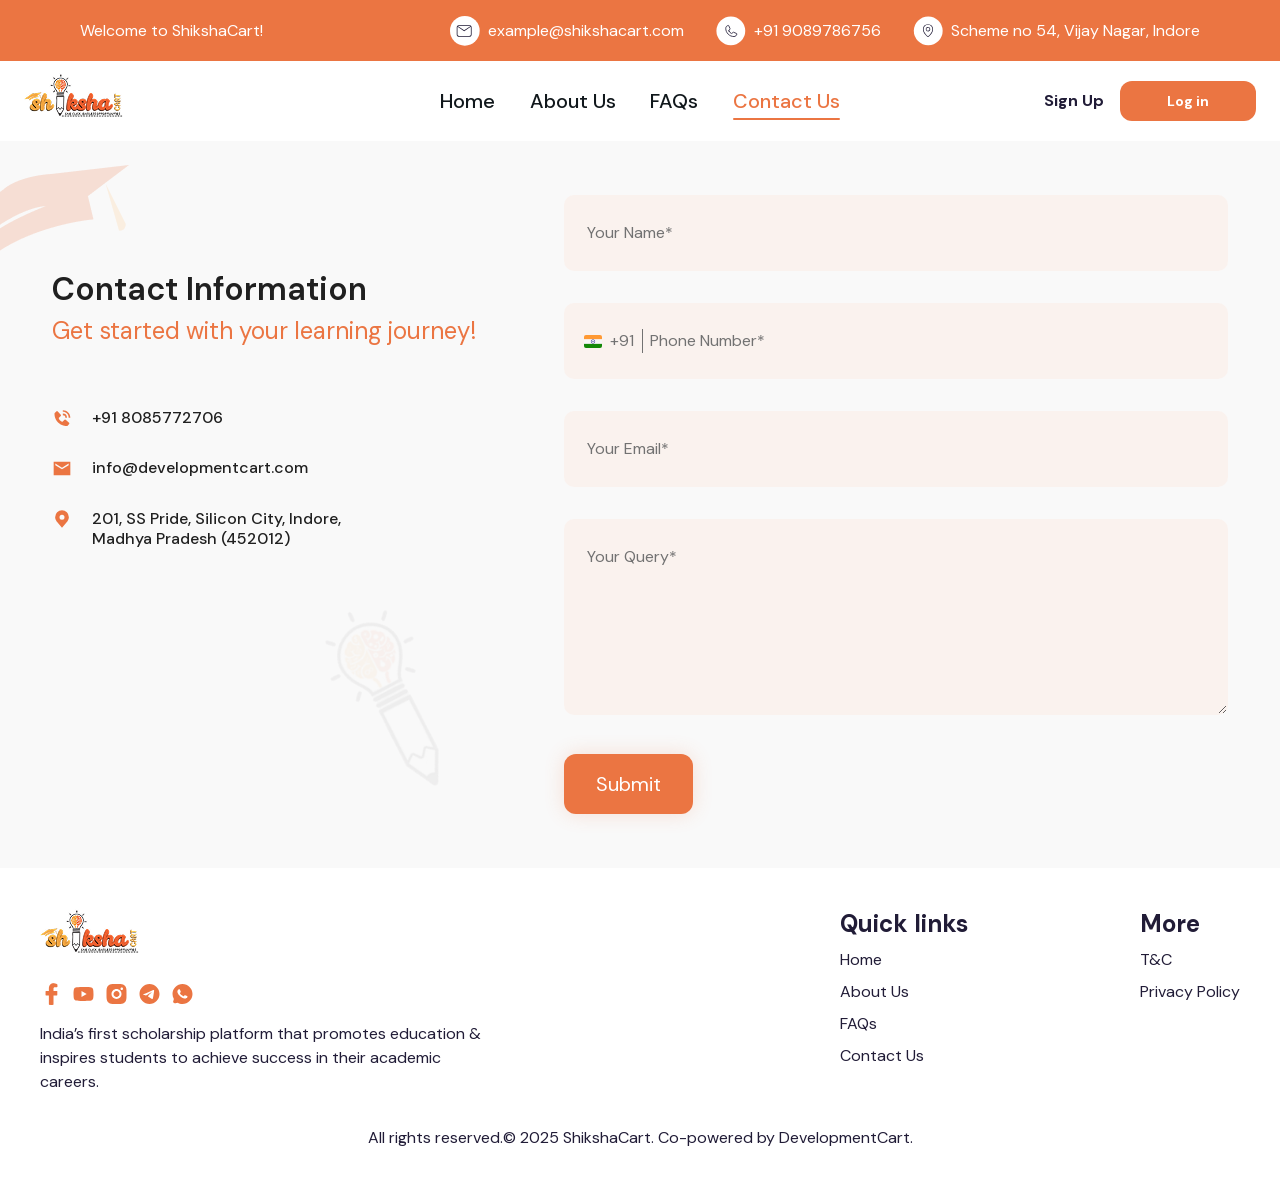
<file: contact-us.html>
<!DOCTYPE html><html lang="en"><head><meta charSet="utf-8"/><meta name="viewport" content="width=device-width, initial-scale=1"/><link rel="preload" as="image" href="/svg/hamburger.svg"/><link rel="preload" as="image" href="/brand_logo.png"/><link rel="preload" as="image" href="/idea-bg.png"/><link rel="preload" as="image" href="/hat-bg.png"/><link rel="preload" as="image" href="/svg/facebook-logo.svg"/><link rel="preload" as="image" href="/svg/youtube-logo.svg"/><link rel="preload" as="image" href="/svg/instagram-logo.svg"/><link rel="preload" as="image" href="/svg/telegram-logo.svg"/><link rel="preload" as="image" href="/svg/whatsapp-logo.svg"/><link rel="stylesheet" href="/_next/static/css/b85624c602295bc2.css" data-precedence="next"/><link rel="stylesheet" href="/_next/static/css/0dff5e5cf7931daf.css" data-precedence="next"/><link rel="preload" as="script" fetchPriority="low" href="/_next/static/chunks/webpack-ac3ab0037a03e20a.js"/><script src="/_next/static/chunks/4bd1b696-7563ae5e1bcfa446.js" async=""></script><script src="/_next/static/chunks/684-d9ea17a28cbf8214.js" async=""></script><script src="/_next/static/chunks/main-app-3fa64c0931e1e3e6.js" async=""></script><script src="/_next/static/chunks/390-886dd0b701966e8a.js" async=""></script><script src="/_next/static/chunks/144-95bcd0644ed20320.js" async=""></script><script src="/_next/static/chunks/917-252a633981e33002.js" async=""></script><script src="/_next/static/chunks/766-54eb7c0881566929.js" async=""></script><script src="/_next/static/chunks/507-d4be68b27aa73888.js" async=""></script><script src="/_next/static/chunks/app/layout-a34e8ad8b2f50a30.js" async=""></script><script src="/_next/static/chunks/687-5015c01d6ce64618.js" async=""></script><script src="/_next/static/chunks/app/contact-us/page-856daef6ef6277ae.js" async=""></script><title>Shiksha Cart Web</title><meta name="description" content="Start your journey with ShikshaCart and get scholarship for your upcoming year education."/><link rel="icon" href="/favicon.ico" type="image/x-icon" sizes="16x16"/><script>document.querySelectorAll('body link[rel="icon"], body link[rel="apple-touch-icon"]').forEach(el => document.head.appendChild(el))</script><script src="/_next/static/chunks/polyfills-42372ed130431b0a.js" noModule=""></script></head><body class="__variable_05e5f9 __variable_e609f3 antialiased"><div data-overlay-container="true"><div class="min-h-[calc(100vh-322px)] bg-[#F9F9F9]"><div class="bg-primary h-[61px] lg:flex items-center justify-between xl:px-20 px-5 hidden"><span class="text-white xl:text-[16px] lg:text-[14px]">Welcome to ShikshaCart!</span><ul class="flex items-center gap-x-8"><li class="flex items-center gap-x-2"><img alt="mail" loading="lazy" width="40" height="40" decoding="async" data-nimg="1" class="xl:w-[30px] xl:h-[30px] lg:w-[30px] lg:h-[30px]" style="color:transparent" src="/svg/mail-bg.svg"/><a class="text-white outline-none xl:text-[16px] lg:text-[14px]" href="mailto:example@shikshacart.com">example@shikshacart.com</a></li><li class="flex items-center gap-x-2"><img alt="mail" loading="lazy" width="40" height="40" decoding="async" data-nimg="1" class="xl:w-[30px] xl:h-[30px] lg:w-[30px] lg:h-[30px]" style="color:transparent" src="/svg/phone-bg.svg"/><a class="text-white outline-none xl:text-[16px] lg:text-[14px]" href="tel:919089786756">+91 9089786756</a></li><li class="flex items-center gap-x-2"><img alt="mail" loading="lazy" width="40" height="40" decoding="async" data-nimg="1" class="xl:w-[30px] xl:h-[30px] lg:w-[30px] lg:h-[30px]" style="color:transparent" src="/svg/location-bg.svg"/><a class="text-white outline-none xl:text-[16px] lg:text-[14px]" href="#">Scheme no 54, Vijay Nagar, Indore</a></li></ul></div><nav class="flex z-40 w-full items-center justify-center data-[menu-open=true]:border-none sticky top-0 inset-x-0 backdrop-blur-lg data-[menu-open=true]:backdrop-blur-xl backdrop-saturate-150 h-[80px] bg-white" style="--navbar-height:4rem"><header class="z-40 flex px-6 gap-4 w-full flex-row relative flex-nowrap items-center justify-between h-[var(--navbar-height)] max-w-[1280px]"><ul class="flex gap-4 h-full flex-nowrap items-center data-[justify=start]:justify-start data-[justify=start]:flex-grow data-[justify=start]:basis-0 data-[justify=center]:justify-center data-[justify=end]:justify-end data-[justify=end]:flex-grow data-[justify=end]:basis-0 flex-row-reverse sm:flex-row" data-justify="start"><button class="group flex items-center justify-center h-full rounded-small tap-highlight-transparent outline-none data-[focus-visible=true]:z-10 data-[focus-visible=true]:outline-2 data-[focus-visible=true]:outline-focus data-[focus-visible=true]:outline-offset-2 sm:hidden w-[40px]" type="button" tabindex="0" aria-label="Open menu" aria-pressed="false"><span class="sr-only">open navigation menu</span><div class="relative shadow-black/5 shadow-none rounded-large" style="max-width:100px"> <img src="/svg/hamburger.svg" class="relative z-10 opacity-0 shadow-black/5 data-[loaded=true]:opacity-100 shadow-none transition-transform-opacity motion-reduce:transition-none !duration-300 rounded-large" alt="menu" width="100"/></div></button><div class="flex basis-0 flex-row flex-grow flex-nowrap justify-start bg-transparent items-center no-underline text-medium whitespace-nowrap box-border"><div class="relative shadow-black/5 shadow-none rounded-large" style="max-width:fit-content"> <img src="/brand_logo.png" class="relative z-10 opacity-0 shadow-black/5 data-[loaded=true]:opacity-100 shadow-none transition-transform-opacity motion-reduce:transition-none !duration-300 rounded-large" alt="logo"/></div></div></ul><ul class="h-full flex-row flex-nowrap items-center data-[justify=start]:justify-start data-[justify=start]:flex-grow data-[justify=start]:basis-0 data-[justify=center]:justify-center data-[justify=end]:justify-end data-[justify=end]:flex-grow data-[justify=end]:basis-0 hidden w-[450px] !justify-between sm:flex gap-4" data-justify="start"><li class="text-medium whitespace-nowrap box-border list-none data-[active=true]:font-semibold relative data-[active=true]:text-primary data-[active=true]:after:content-[&#x27;&#x27;] data-[active=true]:after:absolute data-[active=true]:after:-bottom-[5px] data-[active=true]:after:left-0 data-[active=true]:after:right-0 data-[active=true]:after:h-[2px] data-[active=true]:after:rounded-[2px] data-[active=true]:after:bg-primary"><a class="relative inline-flex items-center tap-highlight-transparent outline-none data-[focus-visible=true]:z-10 data-[focus-visible=true]:outline-2 data-[focus-visible=true]:outline-focus data-[focus-visible=true]:outline-offset-2 text-medium text-foreground no-underline hover:opacity-hover active:opacity-disabled transition-opacity xl:text-xl lg:text-lg md:text-lg font-medium" tabindex="0" role="link" href="/">Home</a></li><li class="text-medium whitespace-nowrap box-border list-none data-[active=true]:font-semibold relative data-[active=true]:text-primary data-[active=true]:after:content-[&#x27;&#x27;] data-[active=true]:after:absolute data-[active=true]:after:-bottom-[5px] data-[active=true]:after:left-0 data-[active=true]:after:right-0 data-[active=true]:after:h-[2px] data-[active=true]:after:rounded-[2px] data-[active=true]:after:bg-primary"><a class="relative inline-flex items-center tap-highlight-transparent outline-none data-[focus-visible=true]:z-10 data-[focus-visible=true]:outline-2 data-[focus-visible=true]:outline-focus data-[focus-visible=true]:outline-offset-2 text-medium text-foreground no-underline hover:opacity-hover active:opacity-disabled transition-opacity xl:text-xl lg:text-lg md:text-lg font-medium" tabindex="0" role="link" href="#">About Us</a></li><li class="text-medium whitespace-nowrap box-border list-none data-[active=true]:font-semibold relative data-[active=true]:text-primary data-[active=true]:after:content-[&#x27;&#x27;] data-[active=true]:after:absolute data-[active=true]:after:-bottom-[5px] data-[active=true]:after:left-0 data-[active=true]:after:right-0 data-[active=true]:after:h-[2px] data-[active=true]:after:rounded-[2px] data-[active=true]:after:bg-primary"><a class="relative inline-flex items-center tap-highlight-transparent outline-none data-[focus-visible=true]:z-10 data-[focus-visible=true]:outline-2 data-[focus-visible=true]:outline-focus data-[focus-visible=true]:outline-offset-2 text-medium text-foreground no-underline hover:opacity-hover active:opacity-disabled transition-opacity xl:text-xl lg:text-lg md:text-lg font-medium" tabindex="0" role="link" href="#">FAQs</a></li><li class="text-medium whitespace-nowrap box-border list-none data-[active=true]:font-semibold relative data-[active=true]:text-primary data-[active=true]:after:content-[&#x27;&#x27;] data-[active=true]:after:absolute data-[active=true]:after:-bottom-[5px] data-[active=true]:after:left-0 data-[active=true]:after:right-0 data-[active=true]:after:h-[2px] data-[active=true]:after:rounded-[2px] data-[active=true]:after:bg-primary" data-active="true"><a class="relative inline-flex items-center tap-highlight-transparent outline-none data-[focus-visible=true]:z-10 data-[focus-visible=true]:outline-2 data-[focus-visible=true]:outline-focus data-[focus-visible=true]:outline-offset-2 text-medium text-primary no-underline hover:opacity-hover active:opacity-disabled transition-opacity xl:text-xl lg:text-lg md:text-lg font-medium" tabindex="0" role="link" href="/contact-us">Contact Us</a></li></ul><ul class="gap-4 h-full flex-row flex-nowrap items-center data-[justify=start]:justify-start data-[justify=start]:flex-grow data-[justify=start]:basis-0 data-[justify=center]:justify-center data-[justify=end]:justify-end data-[justify=end]:flex-grow data-[justify=end]:basis-0 hidden sm:flex" data-justify="end"><li class="text-medium whitespace-nowrap box-border list-none data-[active=true]:font-semibold relative data-[active=true]:text-primary data-[active=true]:after:content-[&#x27;&#x27;] data-[active=true]:after:absolute data-[active=true]:after:-bottom-[5px] data-[active=true]:after:left-0 data-[active=true]:after:right-0 data-[active=true]:after:h-[2px] data-[active=true]:after:rounded-[2px] data-[active=true]:after:bg-primary hidden lg:flex"><a class="text-dark-gray font-bold" href="#">Sign Up</a></li><li class="text-medium whitespace-nowrap box-border list-none data-[active=true]:font-semibold relative data-[active=true]:text-primary data-[active=true]:after:content-[&#x27;&#x27;] data-[active=true]:after:absolute data-[active=true]:after:-bottom-[5px] data-[active=true]:after:left-0 data-[active=true]:after:right-0 data-[active=true]:after:h-[2px] data-[active=true]:after:rounded-[2px] data-[active=true]:after:bg-primary"><a role="button" tabindex="0" class="z-0 group relative inline-flex items-center justify-center box-border appearance-none select-none whitespace-nowrap subpixel-antialiased overflow-hidden tap-highlight-transparent transform-gpu data-[pressed=true]:scale-[0.97] outline-none data-[focus-visible=true]:z-10 data-[focus-visible=true]:outline-2 data-[focus-visible=true]:outline-focus data-[focus-visible=true]:outline-offset-2 px-4 min-w-20 h-10 text-small gap-2 rounded-medium [&amp;&gt;svg]:max-w-[theme(spacing.8)] transition-transform-colors-opacity motion-reduce:transition-none data-[hover=true]:opacity-hover bg-primary text-white w-[136px] font-bold" href="#">Log in</a></li></ul></header></nav><div class="xl:w-[1241px] xl:mx-auto mx-8 py-[54px] flex md:flex-nowrap flex-wrap justify-center"><div class="xl:w-[512px] md:w-1/2 relative md:mb-0 mb-[10px]"><div class="overflow-hidden h-[210px] w-[293px] absolute bottom-[25px] -right-[20px] hidden md:block"><img src="/idea-bg.png" alt="idea"/></div><img src="/hat-bg.png" alt="hat" class="absolute -top-[30px] xl:-left-[124px] left-0 hidden md:block"/><h2 class="md:mt-[70px] mt-0 text-[#202020] font-semibold lg:text-[32px] text-[28px] md:text-start text-center">Contact Information</h2><p class="text-primary lg:text-[24px] text-[20px] font-normal md:text-start text-center">Get started with your learning journey!</p><ol class="mt-[44px] mb-[4px] lg:w-[346px] w-[295px] md:mx-0 mx-auto"><li class="h-[50px] flex items-center gap-x-5"><div class="w-[20px]"><svg xmlns="http://www.w3.org/2000/svg" width="20" height="21" fill="none" viewBox="0 0 20 21"><path fill="#EB7542" d="M16.667 9.666h1.666c0-4.275-3.227-7.5-7.508-7.5v1.667c3.385 0 5.842 2.453 5.842 5.833"></path><path fill="#EB7542" d="M10.834 7.167c1.752 0 2.5.747 2.5 2.5H15C15 6.979 13.521 5.5 10.834 5.5zm2.851 4.536a.834.834 0 0 0-1.159.035l-1.994 2.051c-.48-.091-1.445-.392-2.438-1.383-.994-.994-1.295-1.962-1.384-2.439l2.05-1.995a.833.833 0 0 0 .035-1.159L5.716 3.428a.833.833 0 0 0-1.16-.073L2.75 4.905a.83.83 0 0 0-.242.542c-.013.208-.25 5.143 3.576 8.971C9.42 17.756 13.603 18 14.754 18c.169 0 .272-.005.3-.007a.83.83 0 0 0 .54-.242l1.55-1.81a.833.833 0 0 0-.072-1.158z"></path></svg></div><a class="text-[#202020] font-medium" href="tel:918085772706">+91 8085772706</a></li><li class="h-[50px] flex items-center gap-x-5"><div class="w-[20px]"><svg xmlns="http://www.w3.org/2000/svg" width="20" height="21" fill="none" viewBox="0 0 20 21"><path fill="#EB7542" d="M18.334 3.833H1.667v13.334h16.667zm-1.667 3.334L10 11.333 3.334 7.167V5.5L10 9.667 16.667 5.5z"></path></svg></div><a class="text-[#202020] font-medium" href="mailto:info@developmentcart.com">info@developmentcart.com</a></li><li class="h-[64px] flex items-start gap-x-5 mt-4"><div class="w-[20px]"><svg xmlns="http://www.w3.org/2000/svg" width="20" height="20" fill="none" viewBox="0 0 20 20"><path fill="#EB7542" d="M10 1.25a6.883 6.883 0 0 0-6.875 6.875A6.8 6.8 0 0 0 4.51 12.25s.188.247.218.283L10 18.75l5.274-6.22c.028-.034.216-.28.216-.28v-.002a6.8 6.8 0 0 0 1.385-4.123A6.883 6.883 0 0 0 10 1.25m0 9.375a2.5 2.5 0 1 1 0-5 2.5 2.5 0 0 1 0 5"></path></svg></div><div class="text-[#202020] font-medium leading-tight">201, SS Pride, Silicon City, Indore, Madhya Pradesh (452012)</div></li></ol></div><div class="xl:w-[664px] md:w-1/2 w-full"><form class="flex flex-col gap-y-8"><div class="w-full"><input id="name" type="text" placeholder="Your Name*" class="w-full py-[25px] px-[22px] bg-[#FFD7C033] rounded-[10px] outline-none border border-transparent focus:border-primary placeholder:text-[#727272]" name="name" value=""/></div><div><div class="flex items-center relative"><div class="flex items-center gap-x-2 border-r border-[#727272] pr-2 absolute top-1/2 left-5 -translate-y-1/2"><svg xmlns="http://www.w3.org/2000/svg" width="18" height="19" fill="none" viewBox="0 0 18 19"><g clip-path="url(#clip0_424_1312)"><path fill="#138808" d="M0 14a2 2 0 0 0 2 2h14a2 2 0 0 0 2-2v-2.5H0z"></path><path fill="#F93" d="M18 7.5V5a2 2 0 0 0-2-2H2a2 2 0 0 0-2 2v2.5z"></path><path fill="#F7F7F7" d="M0 7.334h18v4.333H0z"></path><path fill="navy" d="M9 11.5a2 2 0 1 0 0-4 2 2 0 0 0 0 4"></path><path fill="#F7F7F7" d="M9 11.188a1.687 1.687 0 1 0 0-3.375 1.687 1.687 0 0 0 0 3.375"></path><path fill="#6666B3" d="M9.05 8.875 9 9.2l-.05-.325L9 7.9zm-.464-.92.204.954.133.301-.036-.327zm-.386.16.444.868.206.257-.119-.307zm-.331.253.654.725.265.195-.194-.266zm-.254.332.819.531.306.119-.256-.206zm-.16.386.929.3.326.036-.3-.132zM7.4 9.5l.975.05.325-.05-.325-.05zm.055.414.954-.204.301-.133-.326.036zm.16.386.869-.444.256-.206-.306.119zm.254.332.725-.655.194-.265-.265.194zm.331.254.531-.82.12-.306-.207.257zm.386.16.3-.93.037-.326-.133.301zM9 11.1l.05-.975L9 9.8l-.05.325zm.414-.054-.204-.955-.132-.301.036.327zm.386-.16-.444-.87-.206-.256.12.306zm.332-.254-.654-.726-.266-.194.195.265zm.254-.332-.82-.531-.306-.119.257.206zm.16-.386-.93-.3-.326-.037.301.133zM10.6 9.5l-.975-.05-.325.05.325.05zm-.054-.414-.955.204-.3.132.326-.036zm-.16-.386-.87.444-.256.206.307-.119zm-.254-.332-.725.654-.195.266.266-.195zM9.8 8.114l-.53.82-.12.306.206-.257zm-.386-.16-.3.93-.036.326.132-.301z"></path><path fill="navy" d="M8.78 7.93a.1.1 0 1 0 0-.2.1.1 0 0 0 0 .2M8.355 8.044a.1.1 0 1 0 0-.2.1.1 0 0 0 0 .2M7.974 8.263a.1.1 0 1 0 0-.2.1.1 0 0 0 0 .2M7.663 8.574a.1.1 0 1 0 0-.2.1.1 0 0 0 0 .2M7.444 8.955a.1.1 0 1 0 0-.2.1.1 0 0 0 0 .2M7.33 9.38a.1.1 0 1 0 0-.2.1.1 0 0 0 0 .2M7.33 9.82a.1.1 0 1 0 0-.2.1.1 0 0 0 0 .2M7.444 10.245a.1.1 0 1 0 0-.2.1.1 0 0 0 0 .2M7.663 10.626a.1.1 0 1 0 0-.2.1.1 0 0 0 0 .2M7.974 10.937a.1.1 0 1 0 0-.2.1.1 0 0 0 0 .2M8.355 11.157a.1.1 0 1 0 0-.2.1.1 0 0 0 0 .2M8.78 11.27a.1.1 0 1 0 0-.2.1.1 0 0 0 0 .2M9.22 11.27a.1.1 0 1 0 0-.2.1.1 0 0 0 0 .2M9.645 11.157a.1.1 0 1 0 0-.2.1.1 0 0 0 0 .2M10.026 10.937a.1.1 0 1 0 0-.2.1.1 0 0 0 0 .2M10.337 10.626a.1.1 0 1 0 0-.2.1.1 0 0 0 0 .2M10.556 10.245a.1.1 0 1 0 0-.2.1.1 0 0 0 0 .2M10.67 9.82a.1.1 0 1 0 0-.2.1.1 0 0 0 0 .2M10.67 9.38a.1.1 0 1 0 0-.2.1.1 0 0 0 0 .2M10.556 8.955a.1.1 0 1 0 0-.2.1.1 0 0 0 0 .2M10.337 8.574a.1.1 0 1 0 0-.2.1.1 0 0 0 0 .2M10.026 8.263a.1.1 0 1 0 0-.2.1.1 0 0 0 0 .2M9.645 8.044a.1.1 0 1 0 0-.2.1.1 0 0 0 0 .2M9.22 7.93a.1.1 0 1 0 0-.2.1.1 0 0 0 0 .2M9 9.95a.45.45 0 1 0 0-.9.45.45 0 0 0 0 .9"></path></g><defs><clipPath id="clip0_424_1312"><path fill="#fff" d="M0 .5h18v18H0z"></path></clipPath></defs></svg><span class="text-[#727272]">+91 </span></div><input id="phoneNumber" type="number" placeholder="Phone Number*" class="w-full py-[25px] px-[22px] pl-[85px] bg-[#FFD7C033] rounded-[10px] outline-none border border-transparent focus:border-primary placeholder:text-[#727272]" name="phoneNumber" value=""/></div></div><div><input id="email" type="text" placeholder="Your Email*" class="w-full py-[25px] px-[22px] bg-[#FFD7C033] rounded-[10px] outline-none border border-transparent focus:border-primary placeholder:text-[#727272]" name="email" value=""/></div><div><textarea id="query" name="query" rows="6" placeholder="Your Query*" class="w-full py-[25px] px-[22px] bg-[#FFD7C033] rounded-[10px] outline-none border border-transparent focus:border-primary placeholder:text-[#727272]"></textarea></div><button type="submit" class="disabled:bg-gray-500 disabled:cursor-not-allowed bg-primary text-white lg:text-xl rounded-xl py-4 px-8 w-fit shadow-[0_0_20px_0_#EB754233]">Submit</button></form></div></div><!--$--><!--/$--><!--$--><!--/$--></div><footer class="py-10 px-10 bg-white"><div class="flex flex-wrap gap-4 justify-between xl:w-[1200px] w-full mx-auto"><div class="lg:w-[443px] w-full"><div class="relative shadow-black/5 shadow-none rounded-large" style="max-width:fit-content"> <img src="/brand_logo.png" class="relative z-10 opacity-0 shadow-black/5 data-[loaded=true]:opacity-100 shadow-none transition-transform-opacity motion-reduce:transition-none !duration-300 rounded-large" alt="logo"/></div><div class="flex items-center gap-x-2 my-4"><a href="#"><div class="relative shadow-black/5 shadow-none rounded-large" style="max-width:fit-content"> <img src="/svg/facebook-logo.svg" class="relative z-10 opacity-0 shadow-black/5 data-[loaded=true]:opacity-100 shadow-none transition-transform-opacity motion-reduce:transition-none !duration-300 rounded-large" alt="social-icon"/></div></a><a href="#"><div class="relative shadow-black/5 shadow-none rounded-large" style="max-width:fit-content"> <img src="/svg/youtube-logo.svg" class="relative z-10 opacity-0 shadow-black/5 data-[loaded=true]:opacity-100 shadow-none transition-transform-opacity motion-reduce:transition-none !duration-300 rounded-large" alt="social-icon"/></div></a><a href="#"><div class="relative shadow-black/5 shadow-none rounded-large" style="max-width:fit-content"> <img src="/svg/instagram-logo.svg" class="relative z-10 opacity-0 shadow-black/5 data-[loaded=true]:opacity-100 shadow-none transition-transform-opacity motion-reduce:transition-none !duration-300 rounded-large" alt="social-icon"/></div></a><a href="#"><div class="relative shadow-black/5 shadow-none rounded-large" style="max-width:fit-content"> <img src="/svg/telegram-logo.svg" class="relative z-10 opacity-0 shadow-black/5 data-[loaded=true]:opacity-100 shadow-none transition-transform-opacity motion-reduce:transition-none !duration-300 rounded-large" alt="social-icon"/></div></a><a href="#"><div class="relative shadow-black/5 shadow-none rounded-large" style="max-width:fit-content"> <img src="/svg/whatsapp-logo.svg" class="relative z-10 opacity-0 shadow-black/5 data-[loaded=true]:opacity-100 shadow-none transition-transform-opacity motion-reduce:transition-none !duration-300 rounded-large" alt="social-icon"/></div></a></div><p class="text-dark-gray">India’s first scholarship platform that promotes education &amp; inspires students to achieve success in their academic careers.</p></div><div class="lg:w-1/3 w-full flex justify-between"><ul><li class="font-bold text-2xl text-dark-gray">Quick links</li><li class="text-dark-gray my-2"><a href="/">Home</a></li><li class="text-dark-gray my-2"><a href="#">About Us</a></li><li class="text-dark-gray my-2"><a href="#">FAQs</a></li><li class="text-dark-gray my-2"><a href="/contact-us">Contact Us</a></li></ul><ul><li class="font-bold text-2xl text-dark-gray">More</li><li class="text-dark-gray my-2"><a href="/terms-and-conditions">T&amp;C</a></li><li class="text-dark-gray my-2"><a href="/privacy-policy">Privacy Policy</a></li></ul></div></div><p class="mt-8 text-center text-dark-gray">All rights reserved.© 2025 ShikshaCart. Co-powered by DevelopmentCart.</p></footer></div><script src="/_next/static/chunks/webpack-ac3ab0037a03e20a.js" async=""></script><script>(self.__next_f=self.__next_f||[]).push([0])</script><script>self.__next_f.push([1,"1:\"$Sreact.fragment\"\n2:I[753,[\"390\",\"static/chunks/390-886dd0b701966e8a.js\",\"144\",\"static/chunks/144-95bcd0644ed20320.js\",\"917\",\"static/chunks/917-252a633981e33002.js\",\"766\",\"static/chunks/766-54eb7c0881566929.js\",\"507\",\"static/chunks/507-d4be68b27aa73888.js\",\"177\",\"static/chunks/app/layout-a34e8ad8b2f50a30.js\"],\"default\"]\n3:I[7555,[],\"\"]\n4:I[1295,[],\"\"]\n5:I[894,[],\"ClientPageRoot\"]\n6:I[7303,[\"687\",\"static/chunks/687-5015c01d6ce64618.js\",\"920\",\"static/chunks/app/contact-us/page-856daef6ef6277ae.js\"],\"default\"]\n9:I[9665,[],\"MetadataBoundary\"]\nb:I[9665,[],\"OutletBoundary\"]\ne:I[4911,[],\"AsyncMetadataOutlet\"]\n10:I[9665,[],\"ViewportBoundary\"]\n12:I[6614,[],\"\"]\n:HL[\"/_next/static/css/b85624c602295bc2.css\",\"style\"]\n:HL[\"/_next/static/css/0dff5e5cf7931daf.css\",\"style\"]\n"])</script><script>self.__next_f.push([1,"0:{\"P\":null,\"b\":\"iv0GTivoYDIGsROvh21wr\",\"p\":\"\",\"c\":[\"\",\"contact-us\"],\"i\":false,\"f\":[[[\"\",{\"children\":[\"contact-us\",{\"children\":[\"__PAGE__\",{}]}]},\"$undefined\",\"$undefined\",true],[\"\",[\"$\",\"$1\",\"c\",{\"children\":[[[\"$\",\"link\",\"0\",{\"rel\":\"stylesheet\",\"href\":\"/_next/static/css/b85624c602295bc2.css\",\"precedence\":\"next\",\"crossOrigin\":\"$undefined\",\"nonce\":\"$undefined\"}],[\"$\",\"link\",\"1\",{\"rel\":\"stylesheet\",\"href\":\"/_next/static/css/0dff5e5cf7931daf.css\",\"precedence\":\"next\",\"crossOrigin\":\"$undefined\",\"nonce\":\"$undefined\"}]],[\"$\",\"html\",null,{\"lang\":\"en\",\"children\":[\"$\",\"body\",null,{\"className\":\"__variable_05e5f9 __variable_e609f3 antialiased\",\"children\":[\"$\",\"$L2\",null,{\"children\":[\"$\",\"$L3\",null,{\"parallelRouterKey\":\"children\",\"error\":\"$undefined\",\"errorStyles\":\"$undefined\",\"errorScripts\":\"$undefined\",\"template\":[\"$\",\"$L4\",null,{}],\"templateStyles\":\"$undefined\",\"templateScripts\":\"$undefined\",\"notFound\":[[[\"$\",\"title\",null,{\"children\":\"404: This page could not be found.\"}],[\"$\",\"div\",null,{\"style\":{\"fontFamily\":\"system-ui,\\\"Segoe UI\\\",Roboto,Helvetica,Arial,sans-serif,\\\"Apple Color Emoji\\\",\\\"Segoe UI Emoji\\\"\",\"height\":\"100vh\",\"textAlign\":\"center\",\"display\":\"flex\",\"flexDirection\":\"column\",\"alignItems\":\"center\",\"justifyContent\":\"center\"},\"children\":[\"$\",\"div\",null,{\"children\":[[\"$\",\"style\",null,{\"dangerouslySetInnerHTML\":{\"__html\":\"body{color:#000;background:#fff;margin:0}.next-error-h1{border-right:1px solid rgba(0,0,0,.3)}@media (prefers-color-scheme:dark){body{color:#fff;background:#000}.next-error-h1{border-right:1px solid rgba(255,255,255,.3)}}\"}}],[\"$\",\"h1\",null,{\"className\":\"next-error-h1\",\"style\":{\"display\":\"inline-block\",\"margin\":\"0 20px 0 0\",\"padding\":\"0 23px 0 0\",\"fontSize\":24,\"fontWeight\":500,\"verticalAlign\":\"top\",\"lineHeight\":\"49px\"},\"children\":404}],[\"$\",\"div\",null,{\"style\":{\"display\":\"inline-block\"},\"children\":[\"$\",\"h2\",null,{\"style\":{\"fontSize\":14,\"fontWeight\":400,\"lineHeight\":\"49px\",\"margin\":0},\"children\":\"This page could not be found.\"}]}]]}]}]],[]],\"forbidden\":\"$undefined\",\"unauthorized\":\"$undefined\"}]}]}]}]]}],{\"children\":[\"contact-us\",[\"$\",\"$1\",\"c\",{\"children\":[null,[\"$\",\"$L3\",null,{\"parallelRouterKey\":\"children\",\"error\":\"$undefined\",\"errorStyles\":\"$undefined\",\"errorScripts\":\"$undefined\",\"template\":[\"$\",\"$L4\",null,{}],\"templateStyles\":\"$undefined\",\"templateScripts\":\"$undefined\",\"notFound\":\"$undefined\",\"forbidden\":\"$undefined\",\"unauthorized\":\"$undefined\"}]]}],{\"children\":[\"__PAGE__\",[\"$\",\"$1\",\"c\",{\"children\":[[\"$\",\"$L5\",null,{\"Component\":\"$6\",\"searchParams\":{},\"params\":{},\"promises\":[\"$@7\",\"$@8\"]}],[\"$\",\"$L9\",null,{\"children\":\"$La\"}],null,[\"$\",\"$Lb\",null,{\"children\":[\"$Lc\",\"$Ld\",[\"$\",\"$Le\",null,{\"promise\":\"$@f\"}]]}]]}],{},null,false]},null,false]},null,false],[\"$\",\"$1\",\"h\",{\"children\":[null,[\"$\",\"$1\",\"lJKCqEoM3XUfg4vSJH98Z\",{\"children\":[[\"$\",\"$L10\",null,{\"children\":\"$L11\"}],null]}],null]}],false]],\"m\":\"$undefined\",\"G\":[\"$12\",\"$undefined\"],\"s\":false,\"S\":true}\n"])</script><script>self.__next_f.push([1,"13:\"$Sreact.suspense\"\n14:I[4911,[],\"AsyncMetadata\"]\n7:{}\n8:{}\na:[\"$\",\"$13\",null,{\"fallback\":null,\"children\":[\"$\",\"$L14\",null,{\"promise\":\"$@15\"}]}]\n"])</script><script>self.__next_f.push([1,"d:null\n"])</script><script>self.__next_f.push([1,"11:[[\"$\",\"meta\",\"0\",{\"charSet\":\"utf-8\"}],[\"$\",\"meta\",\"1\",{\"name\":\"viewport\",\"content\":\"width=device-width, initial-scale=1\"}]]\nc:null\n"])</script><script>self.__next_f.push([1,"15:{\"metadata\":[[\"$\",\"title\",\"0\",{\"children\":\"Shiksha Cart Web\"}],[\"$\",\"meta\",\"1\",{\"name\":\"description\",\"content\":\"Start your journey with ShikshaCart and get scholarship for your upcoming year education.\"}],[\"$\",\"link\",\"2\",{\"rel\":\"icon\",\"href\":\"/favicon.ico\",\"type\":\"image/x-icon\",\"sizes\":\"16x16\"}]],\"error\":null,\"digest\":\"$undefined\"}\nf:{\"metadata\":\"$15:metadata\",\"error\":null,\"digest\":\"$undefined\"}\n"])</script></body></html>
</file>
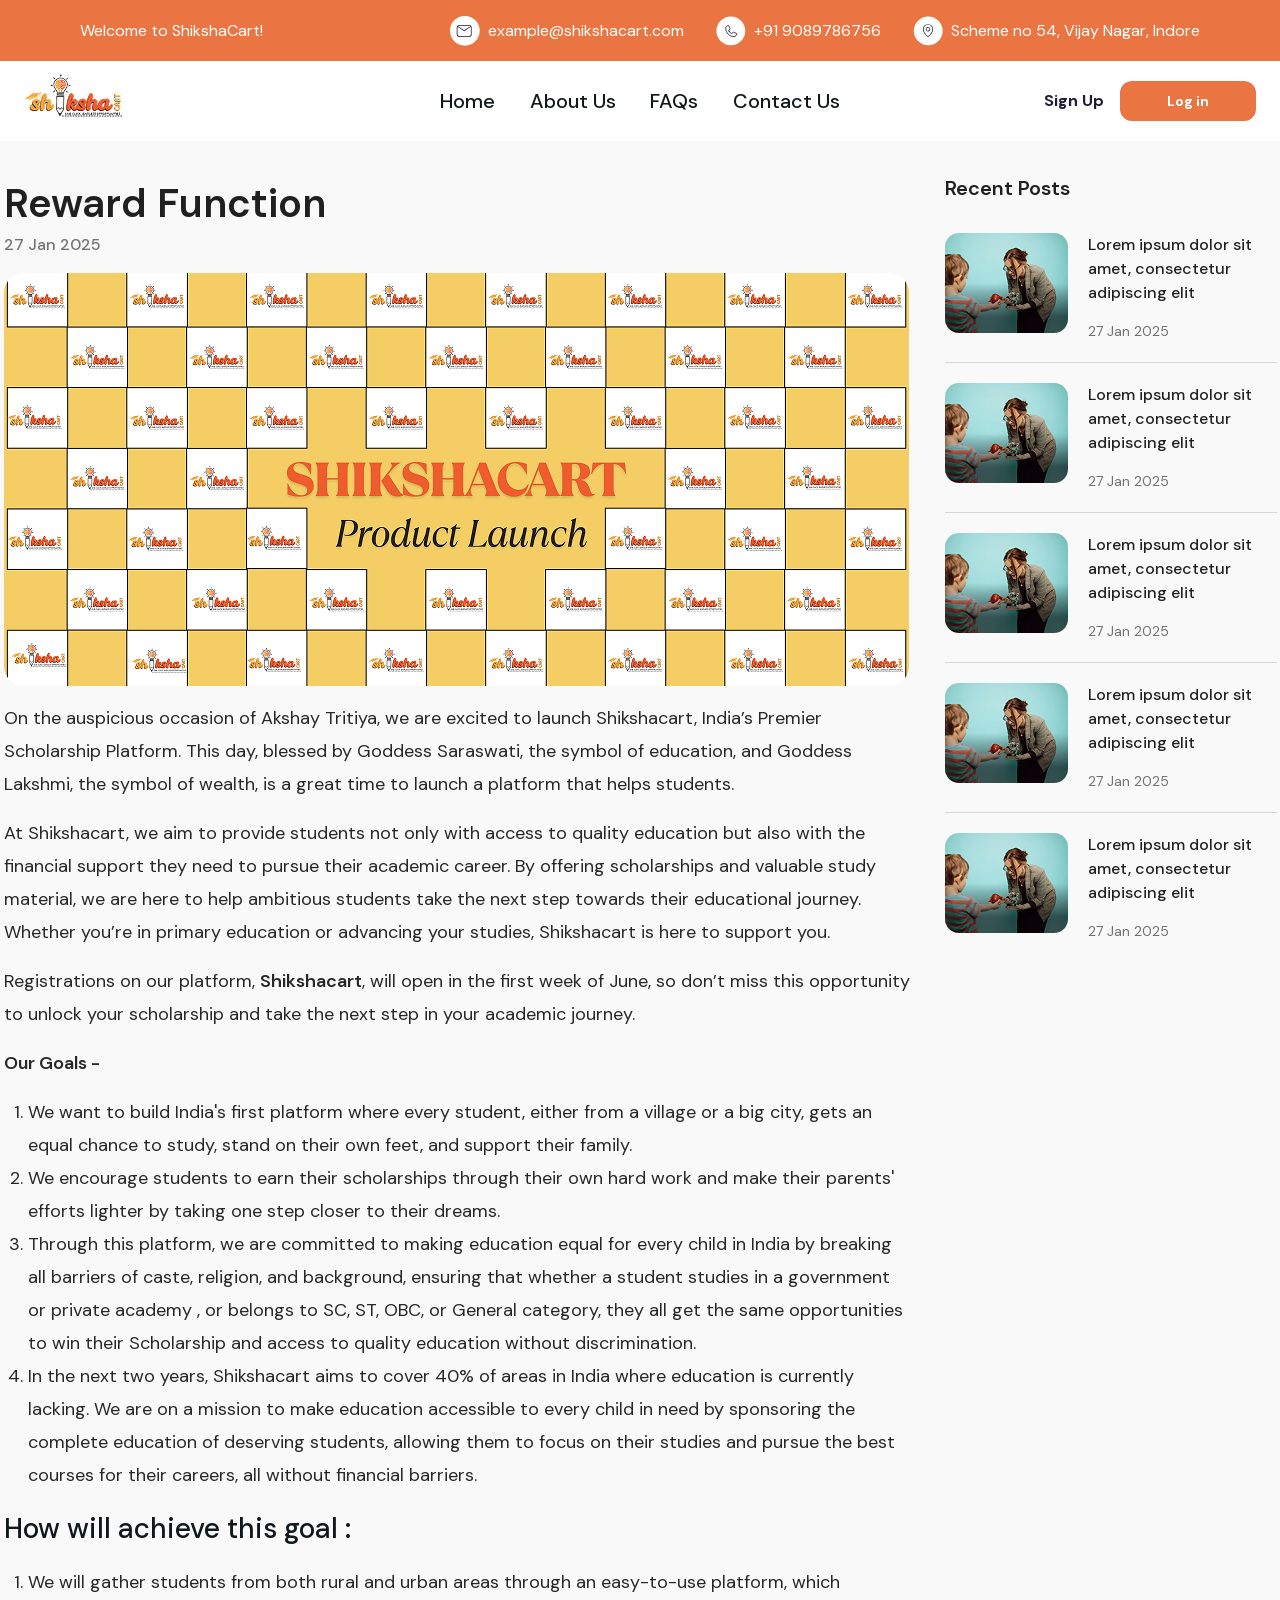
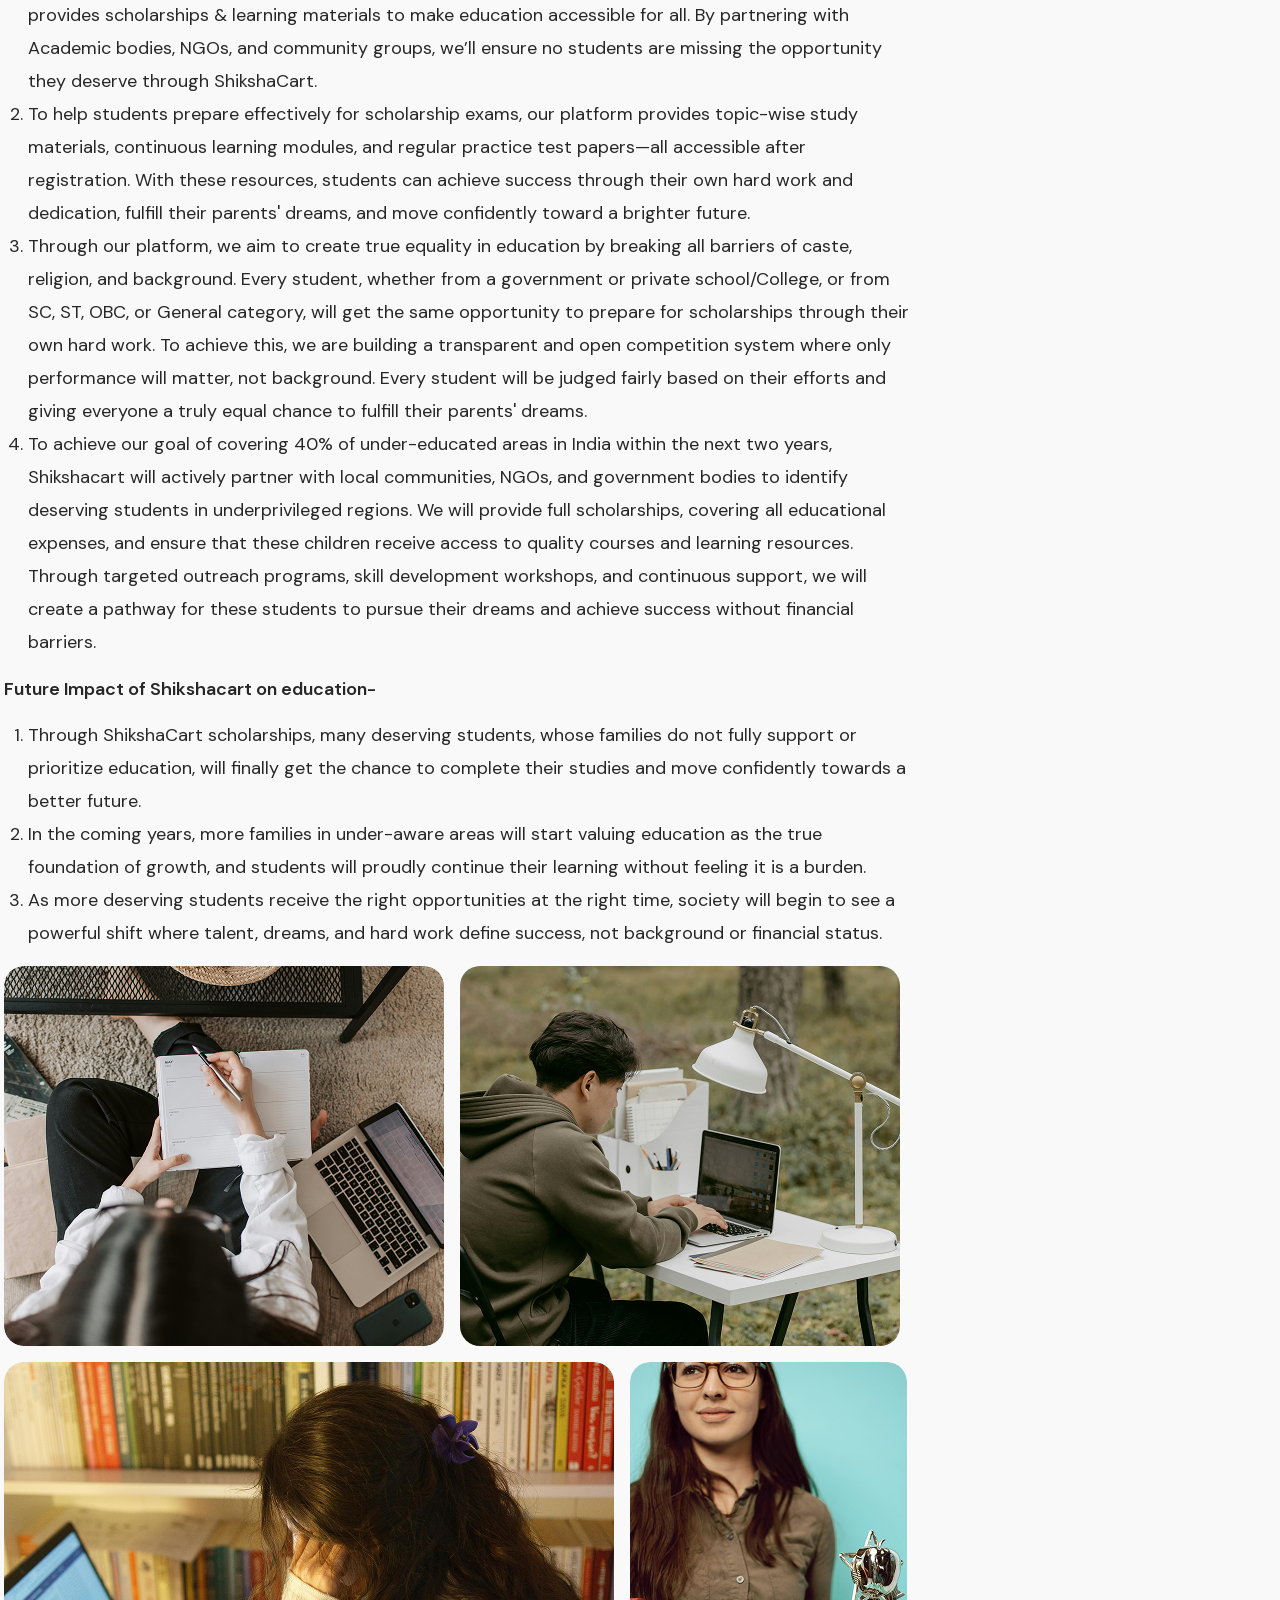
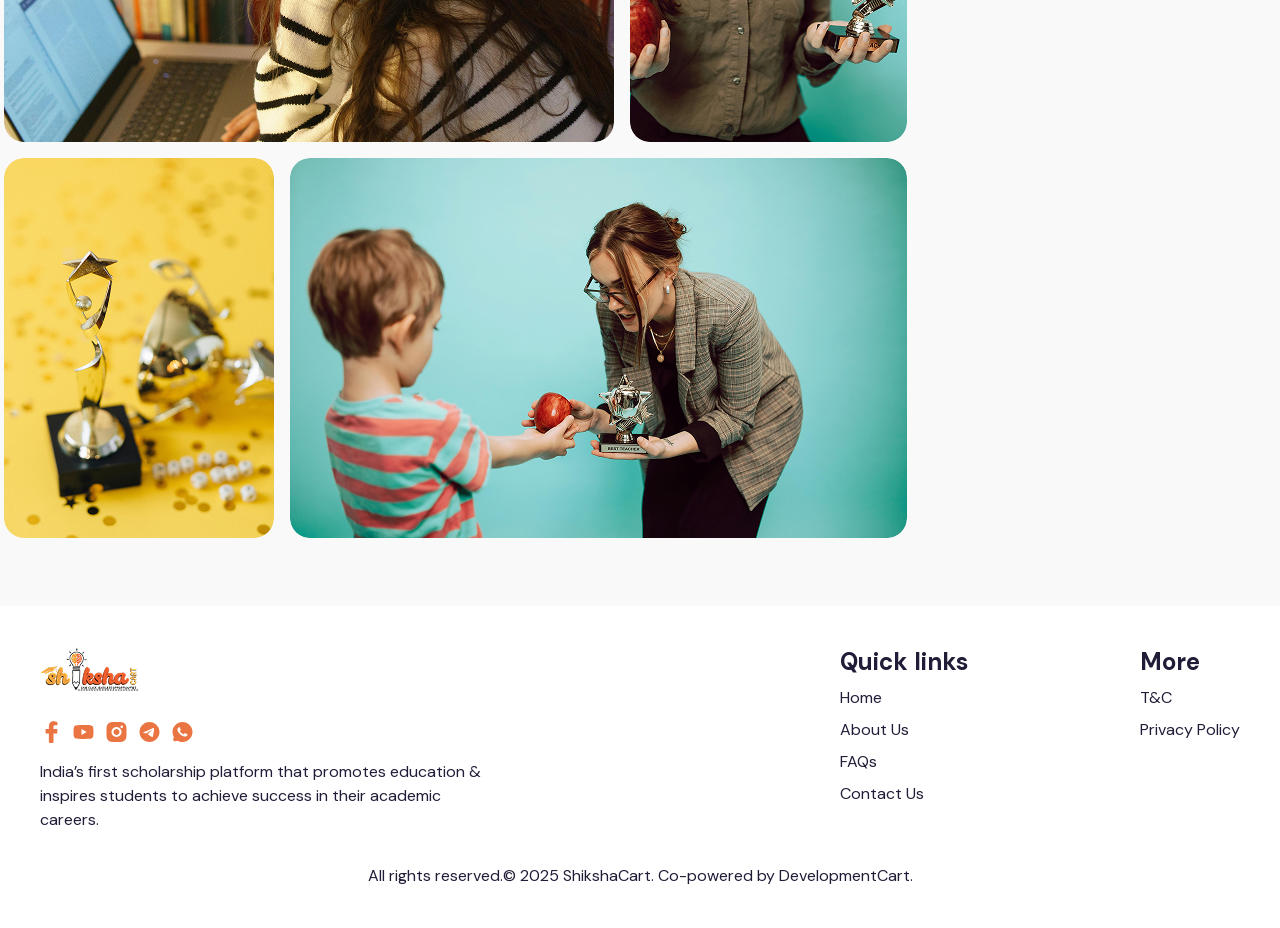
<file: event.html>
<!DOCTYPE html><html lang="en"><head><meta charSet="utf-8"/><meta name="viewport" content="width=device-width, initial-scale=1"/><link rel="preload" as="image" href="/svg/hamburger.svg"/><link rel="preload" as="image" href="/brand_logo.png"/><link rel="preload" as="image" href="/news-event-banner.png"/><link rel="preload" as="image" href="/event-card.png"/><link rel="preload" as="image" href="/svg/facebook-logo.svg"/><link rel="preload" as="image" href="/svg/youtube-logo.svg"/><link rel="preload" as="image" href="/svg/instagram-logo.svg"/><link rel="preload" as="image" href="/svg/telegram-logo.svg"/><link rel="preload" as="image" href="/svg/whatsapp-logo.svg"/><link rel="stylesheet" href="/_next/static/css/b85624c602295bc2.css" data-precedence="next"/><link rel="stylesheet" href="/_next/static/css/0dff5e5cf7931daf.css" data-precedence="next"/><link rel="preload" as="script" fetchPriority="low" href="/_next/static/chunks/webpack-ac3ab0037a03e20a.js"/><script src="/_next/static/chunks/4bd1b696-7563ae5e1bcfa446.js" async=""></script><script src="/_next/static/chunks/684-d9ea17a28cbf8214.js" async=""></script><script src="/_next/static/chunks/main-app-3fa64c0931e1e3e6.js" async=""></script><script src="/_next/static/chunks/390-886dd0b701966e8a.js" async=""></script><script src="/_next/static/chunks/144-95bcd0644ed20320.js" async=""></script><script src="/_next/static/chunks/917-252a633981e33002.js" async=""></script><script src="/_next/static/chunks/766-54eb7c0881566929.js" async=""></script><script src="/_next/static/chunks/507-d4be68b27aa73888.js" async=""></script><script src="/_next/static/chunks/app/layout-a34e8ad8b2f50a30.js" async=""></script><script src="/_next/static/chunks/app/event/page-073e480964915764.js" async=""></script><title>Shiksha Cart Web</title><meta name="description" content="Start your journey with ShikshaCart and get scholarship for your upcoming year education."/><link rel="icon" href="/favicon.ico" type="image/x-icon" sizes="16x16"/><script>document.querySelectorAll('body link[rel="icon"], body link[rel="apple-touch-icon"]').forEach(el => document.head.appendChild(el))</script><script src="/_next/static/chunks/polyfills-42372ed130431b0a.js" noModule=""></script></head><body class="__variable_05e5f9 __variable_e609f3 antialiased"><div data-overlay-container="true"><div class="min-h-[calc(100vh-322px)] bg-[#F9F9F9]"><div class="bg-primary h-[61px] lg:flex items-center justify-between xl:px-20 px-5 hidden"><span class="text-white xl:text-[16px] lg:text-[14px]">Welcome to ShikshaCart!</span><ul class="flex items-center gap-x-8"><li class="flex items-center gap-x-2"><img alt="mail" loading="lazy" width="40" height="40" decoding="async" data-nimg="1" class="xl:w-[30px] xl:h-[30px] lg:w-[30px] lg:h-[30px]" style="color:transparent" src="/svg/mail-bg.svg"/><a class="text-white outline-none xl:text-[16px] lg:text-[14px]" href="mailto:example@shikshacart.com">example@shikshacart.com</a></li><li class="flex items-center gap-x-2"><img alt="mail" loading="lazy" width="40" height="40" decoding="async" data-nimg="1" class="xl:w-[30px] xl:h-[30px] lg:w-[30px] lg:h-[30px]" style="color:transparent" src="/svg/phone-bg.svg"/><a class="text-white outline-none xl:text-[16px] lg:text-[14px]" href="tel:919089786756">+91 9089786756</a></li><li class="flex items-center gap-x-2"><img alt="mail" loading="lazy" width="40" height="40" decoding="async" data-nimg="1" class="xl:w-[30px] xl:h-[30px] lg:w-[30px] lg:h-[30px]" style="color:transparent" src="/svg/location-bg.svg"/><a class="text-white outline-none xl:text-[16px] lg:text-[14px]" href="#">Scheme no 54, Vijay Nagar, Indore</a></li></ul></div><nav class="flex z-40 w-full items-center justify-center data-[menu-open=true]:border-none sticky top-0 inset-x-0 backdrop-blur-lg data-[menu-open=true]:backdrop-blur-xl backdrop-saturate-150 h-[80px] bg-white" style="--navbar-height:4rem"><header class="z-40 flex px-6 gap-4 w-full flex-row relative flex-nowrap items-center justify-between h-[var(--navbar-height)] max-w-[1280px]"><ul class="flex gap-4 h-full flex-nowrap items-center data-[justify=start]:justify-start data-[justify=start]:flex-grow data-[justify=start]:basis-0 data-[justify=center]:justify-center data-[justify=end]:justify-end data-[justify=end]:flex-grow data-[justify=end]:basis-0 flex-row-reverse sm:flex-row" data-justify="start"><button class="group flex items-center justify-center h-full rounded-small tap-highlight-transparent outline-none data-[focus-visible=true]:z-10 data-[focus-visible=true]:outline-2 data-[focus-visible=true]:outline-focus data-[focus-visible=true]:outline-offset-2 sm:hidden w-[40px]" type="button" tabindex="0" aria-label="Open menu" aria-pressed="false"><span class="sr-only">open navigation menu</span><div class="relative shadow-black/5 shadow-none rounded-large" style="max-width:100px"> <img src="/svg/hamburger.svg" class="relative z-10 opacity-0 shadow-black/5 data-[loaded=true]:opacity-100 shadow-none transition-transform-opacity motion-reduce:transition-none !duration-300 rounded-large" alt="menu" width="100"/></div></button><div class="flex basis-0 flex-row flex-grow flex-nowrap justify-start bg-transparent items-center no-underline text-medium whitespace-nowrap box-border"><div class="relative shadow-black/5 shadow-none rounded-large" style="max-width:fit-content"> <img src="/brand_logo.png" class="relative z-10 opacity-0 shadow-black/5 data-[loaded=true]:opacity-100 shadow-none transition-transform-opacity motion-reduce:transition-none !duration-300 rounded-large" alt="logo"/></div></div></ul><ul class="h-full flex-row flex-nowrap items-center data-[justify=start]:justify-start data-[justify=start]:flex-grow data-[justify=start]:basis-0 data-[justify=center]:justify-center data-[justify=end]:justify-end data-[justify=end]:flex-grow data-[justify=end]:basis-0 hidden w-[450px] !justify-between sm:flex gap-4" data-justify="start"><li class="text-medium whitespace-nowrap box-border list-none data-[active=true]:font-semibold relative data-[active=true]:text-primary data-[active=true]:after:content-[&#x27;&#x27;] data-[active=true]:after:absolute data-[active=true]:after:-bottom-[5px] data-[active=true]:after:left-0 data-[active=true]:after:right-0 data-[active=true]:after:h-[2px] data-[active=true]:after:rounded-[2px] data-[active=true]:after:bg-primary"><a class="relative inline-flex items-center tap-highlight-transparent outline-none data-[focus-visible=true]:z-10 data-[focus-visible=true]:outline-2 data-[focus-visible=true]:outline-focus data-[focus-visible=true]:outline-offset-2 text-medium text-foreground no-underline hover:opacity-hover active:opacity-disabled transition-opacity xl:text-xl lg:text-lg md:text-lg font-medium" tabindex="0" role="link" href="/">Home</a></li><li class="text-medium whitespace-nowrap box-border list-none data-[active=true]:font-semibold relative data-[active=true]:text-primary data-[active=true]:after:content-[&#x27;&#x27;] data-[active=true]:after:absolute data-[active=true]:after:-bottom-[5px] data-[active=true]:after:left-0 data-[active=true]:after:right-0 data-[active=true]:after:h-[2px] data-[active=true]:after:rounded-[2px] data-[active=true]:after:bg-primary"><a class="relative inline-flex items-center tap-highlight-transparent outline-none data-[focus-visible=true]:z-10 data-[focus-visible=true]:outline-2 data-[focus-visible=true]:outline-focus data-[focus-visible=true]:outline-offset-2 text-medium text-foreground no-underline hover:opacity-hover active:opacity-disabled transition-opacity xl:text-xl lg:text-lg md:text-lg font-medium" tabindex="0" role="link" href="#">About Us</a></li><li class="text-medium whitespace-nowrap box-border list-none data-[active=true]:font-semibold relative data-[active=true]:text-primary data-[active=true]:after:content-[&#x27;&#x27;] data-[active=true]:after:absolute data-[active=true]:after:-bottom-[5px] data-[active=true]:after:left-0 data-[active=true]:after:right-0 data-[active=true]:after:h-[2px] data-[active=true]:after:rounded-[2px] data-[active=true]:after:bg-primary"><a class="relative inline-flex items-center tap-highlight-transparent outline-none data-[focus-visible=true]:z-10 data-[focus-visible=true]:outline-2 data-[focus-visible=true]:outline-focus data-[focus-visible=true]:outline-offset-2 text-medium text-foreground no-underline hover:opacity-hover active:opacity-disabled transition-opacity xl:text-xl lg:text-lg md:text-lg font-medium" tabindex="0" role="link" href="#">FAQs</a></li><li class="text-medium whitespace-nowrap box-border list-none data-[active=true]:font-semibold relative data-[active=true]:text-primary data-[active=true]:after:content-[&#x27;&#x27;] data-[active=true]:after:absolute data-[active=true]:after:-bottom-[5px] data-[active=true]:after:left-0 data-[active=true]:after:right-0 data-[active=true]:after:h-[2px] data-[active=true]:after:rounded-[2px] data-[active=true]:after:bg-primary"><a class="relative inline-flex items-center tap-highlight-transparent outline-none data-[focus-visible=true]:z-10 data-[focus-visible=true]:outline-2 data-[focus-visible=true]:outline-focus data-[focus-visible=true]:outline-offset-2 text-medium text-foreground no-underline hover:opacity-hover active:opacity-disabled transition-opacity xl:text-xl lg:text-lg md:text-lg font-medium" tabindex="0" role="link" href="/contact-us">Contact Us</a></li></ul><ul class="gap-4 h-full flex-row flex-nowrap items-center data-[justify=start]:justify-start data-[justify=start]:flex-grow data-[justify=start]:basis-0 data-[justify=center]:justify-center data-[justify=end]:justify-end data-[justify=end]:flex-grow data-[justify=end]:basis-0 hidden sm:flex" data-justify="end"><li class="text-medium whitespace-nowrap box-border list-none data-[active=true]:font-semibold relative data-[active=true]:text-primary data-[active=true]:after:content-[&#x27;&#x27;] data-[active=true]:after:absolute data-[active=true]:after:-bottom-[5px] data-[active=true]:after:left-0 data-[active=true]:after:right-0 data-[active=true]:after:h-[2px] data-[active=true]:after:rounded-[2px] data-[active=true]:after:bg-primary hidden lg:flex"><a class="text-dark-gray font-bold" href="#">Sign Up</a></li><li class="text-medium whitespace-nowrap box-border list-none data-[active=true]:font-semibold relative data-[active=true]:text-primary data-[active=true]:after:content-[&#x27;&#x27;] data-[active=true]:after:absolute data-[active=true]:after:-bottom-[5px] data-[active=true]:after:left-0 data-[active=true]:after:right-0 data-[active=true]:after:h-[2px] data-[active=true]:after:rounded-[2px] data-[active=true]:after:bg-primary"><a role="button" tabindex="0" class="z-0 group relative inline-flex items-center justify-center box-border appearance-none select-none whitespace-nowrap subpixel-antialiased overflow-hidden tap-highlight-transparent transform-gpu data-[pressed=true]:scale-[0.97] outline-none data-[focus-visible=true]:z-10 data-[focus-visible=true]:outline-2 data-[focus-visible=true]:outline-focus data-[focus-visible=true]:outline-offset-2 px-4 min-w-20 h-10 text-small gap-2 rounded-medium [&amp;&gt;svg]:max-w-[theme(spacing.8)] transition-transform-colors-opacity motion-reduce:transition-none data-[hover=true]:opacity-hover bg-primary text-white w-[136px] font-bold" href="#">Log in</a></li></ul></header></nav><div class="bg-[#F9F9F9]"><div class="xl:w-[1273px] xl:mx-auto xl:gap-x-[33px] lg:gap-x-[50px] xl:px-0 px-4 pt-8 lg:pb-[68px] pb-[66px] flex lg:flex-nowrap flex-wrap"><div class="xl:w-[908px]"><h1 class="lg:text-[40px] md:text-[30px] text-[28px] text-[#202020] font-semibold">Reward Function</h1><p class="text-medium font-medium text-[#727272]">27 Jan 2025</p><div class="relative shadow-black/5 shadow-none rounded-large my-4" style="max-width:fit-content"> <img src="/news-event-banner.png" class="relative z-10 opacity-0 shadow-black/5 data-[loaded=true]:opacity-100 shadow-none transition-transform-opacity motion-reduce:transition-none !duration-300 rounded-large" alt="post-banner"/></div><div><p class="lg:text-lg text-medium font-normal text-[#272727] !leading-[33px]">On the auspicious occasion of Akshay Tritiya, we are excited to launch Shikshacart, India’s Premier Scholarship Platform. This day, blessed by Goddess Saraswati, the symbol of education, and Goddess Lakshmi, the symbol of wealth, is a great time to launch a platform that helps students.</p><p class="lg:text-lg text-medium font-normal text-[#272727] my-4 !leading-[33px]">At Shikshacart, we aim to provide students not only with access to quality education but also with the financial support they need to pursue their academic career. By offering scholarships and valuable study material, we are here to help ambitious students take the next step towards their educational journey. Whether you’re in primary education or advancing your studies, Shikshacart is here to support you.</p><p class="lg:text-lg text-medium font-normal text-[#272727] my-4 !leading-[33px]">Registrations on our platform, <span class="font-semibold">Shikshacart</span>, will open in the first week of June, so don’t miss this opportunity to unlock your scholarship and take the next step in your academic journey.</p><p class="lg:text-lg text-medium font-semibold text-[#272727] my-4 !leading-[33px]">Our Goals - </p><ol class="lg:text-lg text-medium font-normal text-[#272727] my-4 list-decimal pl-[24px]"><li class="!leading-[33px]">We want to build India&#x27;s first platform where every student, either from a village or a big city, gets an equal chance to study, stand on their own feet, and support their family.</li><li class="!leading-[33px]">We encourage students to earn their scholarships through their own hard work and make their parents&#x27; efforts lighter by taking one step closer to their dreams. </li><li class="!leading-[33px]">Through this platform, we are committed to making education equal for every child in India by breaking all barriers of caste, religion, and background, ensuring that whether a student studies in a government or private academy , or belongs to SC, ST, OBC, or General category, they all get the same opportunities to win their Scholarship and access to quality education without discrimination.</li><li class="!leading-[33px]">In the next two years, Shikshacart aims to cover 40% of areas in India where education is currently lacking. We are on a mission to make education accessible to every child in need by sponsoring the complete education of deserving students, allowing them to focus on their studies and pursue the best courses for their careers, all without financial barriers.</li></ol></div><div><h2 class="lg:text-[28px] text-[24px] font-medium">How will achieve this goal : </h2><ol class="lg:text-lg text-medium font-normal text-[#272727] my-4 list-decimal pl-[24px]"><li class="!leading-[33px]">We will gather students from both rural and urban areas through an easy-to-use platform, which provides scholarships &amp; learning materials to make education accessible for all. By partnering with Academic bodies, NGOs, and community groups, we’ll ensure no students are missing the opportunity they deserve through ShikshaCart.</li><li class="!leading-[33px]">To help students prepare effectively for scholarship exams, our platform provides topic-wise study materials, continuous learning modules, and regular practice test papers—all accessible after registration. With these resources, students can achieve success through their own hard work and dedication, fulfill their parents&#x27; dreams, and move confidently toward a brighter future. </li><li class="!leading-[33px]">Through our platform, we aim to create true equality in education by breaking all barriers of caste, religion, and background. Every student, whether from a government or private school/College, or from SC, ST, OBC, or General category, will get the same opportunity to prepare for scholarships through their own hard work. To achieve this, we are building a transparent and open competition system where only performance will matter, not background. Every student will be judged fairly based on their efforts and giving everyone a truly equal chance to fulfill their parents&#x27; dreams.</li><li class="!leading-[33px]">To achieve our goal of covering 40% of under-educated areas in India within the next two years, Shikshacart will actively partner with local communities, NGOs, and government bodies to identify deserving students in underprivileged regions. We will provide full scholarships, covering all educational expenses, and ensure that these children receive access to quality courses and learning resources. Through targeted outreach programs, skill development workshops, and continuous support, we will create a pathway for these students to pursue their dreams and achieve success without financial barriers.</li></ol></div><div><h4 class="lg:text-lg text-medium font-semibold text-[#272727]">Future Impact of Shikshacart on education-</h4><ol class="lg:text-lg text-medium font-normal text-[#272727] my-4 list-decimal pl-[24px]"><li class="!leading-[33px]">Through ShikshaCart scholarships, many deserving students, whose families do not fully support or prioritize education, will finally get the chance to complete their studies and move confidently towards a better future.</li><li class="!leading-[33px]">In the coming years, more families in under-aware areas will start valuing education as the true foundation of growth, and students will proudly continue their learning without feeling it is a burden.</li><li class="!leading-[33px]">As more deserving students receive the right opportunities at the right time, society will begin to see a powerful shift where talent, dreams, and hard work define success, not background or financial status.</li></ol></div><div class="flex flex-col gap-4"><div class="flex gap-x-4"><img alt="event-pic" loading="lazy" width="100" height="100" decoding="async" data-nimg="1" class="xl:w-[440px] xl:h-[380px] lg:h-[280px] lg:w-[50%] md:h-[280px] md:w-[50%] w-[188px] h-[162px] object-cover rounded-[20px]" style="color:transparent" src="/event-pic-1.png"/><img alt="event-pic" loading="lazy" width="100" height="100" decoding="async" data-nimg="1" class="xl:w-[440px] xl:h-[380px] lg:h-[280px] lg:w-[50%] md:h-[280px] md:w-[50%] w-[191px] h-[162px] object-cover rounded-[20px]" style="color:transparent" src="/event-pic-2.png"/></div><div class="flex gap-x-4"><img alt="event-pic" loading="lazy" width="100" height="100" decoding="async" data-nimg="1" class="xl:w-[610px] xl:h-[380px] lg:h-[280px] lg:w-[70%] md:h-[280px] md:w-[70%] w-[216px] h-[160px] object-cover rounded-[20px]" style="color:transparent" src="/event-pic-3.png"/><img alt="event-pic" loading="lazy" width="100" height="100" decoding="async" data-nimg="1" class="xl:w-[277px] xl:h-[380px] lg:h-[280px] lg:w-[30%] md:h-[280px] md:w-[30%] w-[164px] h-[160px] object-cover rounded-[20px]" style="color:transparent" src="/event-pic-4.png"/></div><div class="flex gap-x-4"><img alt="event-pic" loading="lazy" width="100" height="100" decoding="async" data-nimg="1" class="xl:w-[270px] xl:h-[380px] lg:h-[280px] lg:w-[30%] md:h-[280px] md:w-[30%] w-[171px] h-[160px] object-cover rounded-[20px]" style="color:transparent" src="/event-pic-5.png"/><img alt="event-pic" loading="lazy" width="100" height="100" decoding="async" data-nimg="1" class="xl:w-[617px] xl:h-[380px] lg:h-[280px] lg:w-[70%] md:h-[280px] md:w-[70%] w-[209px] h-[160px] object-cover rounded-[20px]" style="color:transparent" src="/event-pic-6.png"/></div></div></div><div class="xl:w-[332px] lg:sticky lg:top-[100px] lg:h-fit lg:mt-0 mt-[66px]"><h4 class="lg:text-[20px] text-[28px] font-semibold text-[#202020]">Recent Posts</h4><div class="mt-[30px]"><div class="flex lg:w-[332px] justify-between gap-x-4"><div class="relative shadow-black/5 shadow-none lg:w-[123px] lg:h-[100px] w-[123px] h-[100px] rounded-[10px]" style="max-width:fit-content"> <img src="/event-card.png" class="relative z-10 opacity-0 shadow-black/5 data-[loaded=true]:opacity-100 shadow-none transition-transform-opacity motion-reduce:transition-none !duration-300 rounded-large w-full h-full" alt="event-img"/></div><div class="flex flex-col gap-y-4 lg:w-[189px] w-[246px]"><div class="lg:text-[16px] text-[16px] font-medium text-[#202020] !leading-[24px]">Lorem ipsum dolor sit amet, consectetur adipiscing elit</div><p class="text-[14px] text-[#727272] font-normal">27 Jan 2025</p></div></div><div class=" h-[1px] bg-[#D5D7D9] my-[20px]"></div><div class="flex lg:w-[332px] justify-between gap-x-4"><div class="relative shadow-black/5 shadow-none lg:w-[123px] lg:h-[100px] w-[123px] h-[100px] rounded-[10px]" style="max-width:fit-content"> <img src="/event-card.png" class="relative z-10 opacity-0 shadow-black/5 data-[loaded=true]:opacity-100 shadow-none transition-transform-opacity motion-reduce:transition-none !duration-300 rounded-large w-full h-full" alt="event-img"/></div><div class="flex flex-col gap-y-4 lg:w-[189px] w-[246px]"><div class="lg:text-[16px] text-[16px] font-medium text-[#202020] !leading-[24px]">Lorem ipsum dolor sit amet, consectetur adipiscing elit</div><p class="text-[14px] text-[#727272] font-normal">27 Jan 2025</p></div></div><div class=" h-[1px] bg-[#D5D7D9] my-[20px]"></div><div class="flex lg:w-[332px] justify-between gap-x-4"><div class="relative shadow-black/5 shadow-none lg:w-[123px] lg:h-[100px] w-[123px] h-[100px] rounded-[10px]" style="max-width:fit-content"> <img src="/event-card.png" class="relative z-10 opacity-0 shadow-black/5 data-[loaded=true]:opacity-100 shadow-none transition-transform-opacity motion-reduce:transition-none !duration-300 rounded-large w-full h-full" alt="event-img"/></div><div class="flex flex-col gap-y-4 lg:w-[189px] w-[246px]"><div class="lg:text-[16px] text-[16px] font-medium text-[#202020] !leading-[24px]">Lorem ipsum dolor sit amet, consectetur adipiscing elit</div><p class="text-[14px] text-[#727272] font-normal">27 Jan 2025</p></div></div><div class=" h-[1px] bg-[#D5D7D9] my-[20px]"></div><div class="flex lg:w-[332px] justify-between gap-x-4"><div class="relative shadow-black/5 shadow-none lg:w-[123px] lg:h-[100px] w-[123px] h-[100px] rounded-[10px]" style="max-width:fit-content"> <img src="/event-card.png" class="relative z-10 opacity-0 shadow-black/5 data-[loaded=true]:opacity-100 shadow-none transition-transform-opacity motion-reduce:transition-none !duration-300 rounded-large w-full h-full" alt="event-img"/></div><div class="flex flex-col gap-y-4 lg:w-[189px] w-[246px]"><div class="lg:text-[16px] text-[16px] font-medium text-[#202020] !leading-[24px]">Lorem ipsum dolor sit amet, consectetur adipiscing elit</div><p class="text-[14px] text-[#727272] font-normal">27 Jan 2025</p></div></div><div class=" h-[1px] bg-[#D5D7D9] my-[20px]"></div><div class="flex lg:w-[332px] justify-between gap-x-4"><div class="relative shadow-black/5 shadow-none lg:w-[123px] lg:h-[100px] w-[123px] h-[100px] rounded-[10px]" style="max-width:fit-content"> <img src="/event-card.png" class="relative z-10 opacity-0 shadow-black/5 data-[loaded=true]:opacity-100 shadow-none transition-transform-opacity motion-reduce:transition-none !duration-300 rounded-large w-full h-full" alt="event-img"/></div><div class="flex flex-col gap-y-4 lg:w-[189px] w-[246px]"><div class="lg:text-[16px] text-[16px] font-medium text-[#202020] !leading-[24px]">Lorem ipsum dolor sit amet, consectetur adipiscing elit</div><p class="text-[14px] text-[#727272] font-normal">27 Jan 2025</p></div></div></div></div></div></div><!--$--><!--/$--><!--$--><!--/$--></div><footer class="py-10 px-10 bg-white"><div class="flex flex-wrap gap-4 justify-between xl:w-[1200px] w-full mx-auto"><div class="lg:w-[443px] w-full"><div class="relative shadow-black/5 shadow-none rounded-large" style="max-width:fit-content"> <img src="/brand_logo.png" class="relative z-10 opacity-0 shadow-black/5 data-[loaded=true]:opacity-100 shadow-none transition-transform-opacity motion-reduce:transition-none !duration-300 rounded-large" alt="logo"/></div><div class="flex items-center gap-x-2 my-4"><a href="#"><div class="relative shadow-black/5 shadow-none rounded-large" style="max-width:fit-content"> <img src="/svg/facebook-logo.svg" class="relative z-10 opacity-0 shadow-black/5 data-[loaded=true]:opacity-100 shadow-none transition-transform-opacity motion-reduce:transition-none !duration-300 rounded-large" alt="social-icon"/></div></a><a href="#"><div class="relative shadow-black/5 shadow-none rounded-large" style="max-width:fit-content"> <img src="/svg/youtube-logo.svg" class="relative z-10 opacity-0 shadow-black/5 data-[loaded=true]:opacity-100 shadow-none transition-transform-opacity motion-reduce:transition-none !duration-300 rounded-large" alt="social-icon"/></div></a><a href="#"><div class="relative shadow-black/5 shadow-none rounded-large" style="max-width:fit-content"> <img src="/svg/instagram-logo.svg" class="relative z-10 opacity-0 shadow-black/5 data-[loaded=true]:opacity-100 shadow-none transition-transform-opacity motion-reduce:transition-none !duration-300 rounded-large" alt="social-icon"/></div></a><a href="#"><div class="relative shadow-black/5 shadow-none rounded-large" style="max-width:fit-content"> <img src="/svg/telegram-logo.svg" class="relative z-10 opacity-0 shadow-black/5 data-[loaded=true]:opacity-100 shadow-none transition-transform-opacity motion-reduce:transition-none !duration-300 rounded-large" alt="social-icon"/></div></a><a href="#"><div class="relative shadow-black/5 shadow-none rounded-large" style="max-width:fit-content"> <img src="/svg/whatsapp-logo.svg" class="relative z-10 opacity-0 shadow-black/5 data-[loaded=true]:opacity-100 shadow-none transition-transform-opacity motion-reduce:transition-none !duration-300 rounded-large" alt="social-icon"/></div></a></div><p class="text-dark-gray">India’s first scholarship platform that promotes education &amp; inspires students to achieve success in their academic careers.</p></div><div class="lg:w-1/3 w-full flex justify-between"><ul><li class="font-bold text-2xl text-dark-gray">Quick links</li><li class="text-dark-gray my-2"><a href="/">Home</a></li><li class="text-dark-gray my-2"><a href="#">About Us</a></li><li class="text-dark-gray my-2"><a href="#">FAQs</a></li><li class="text-dark-gray my-2"><a href="/contact-us">Contact Us</a></li></ul><ul><li class="font-bold text-2xl text-dark-gray">More</li><li class="text-dark-gray my-2"><a href="/terms-and-conditions">T&amp;C</a></li><li class="text-dark-gray my-2"><a href="/privacy-policy">Privacy Policy</a></li></ul></div></div><p class="mt-8 text-center text-dark-gray">All rights reserved.© 2025 ShikshaCart. Co-powered by DevelopmentCart.</p></footer></div><script src="/_next/static/chunks/webpack-ac3ab0037a03e20a.js" async=""></script><script>(self.__next_f=self.__next_f||[]).push([0])</script><script>self.__next_f.push([1,"1:\"$Sreact.fragment\"\n2:I[753,[\"390\",\"static/chunks/390-886dd0b701966e8a.js\",\"144\",\"static/chunks/144-95bcd0644ed20320.js\",\"917\",\"static/chunks/917-252a633981e33002.js\",\"766\",\"static/chunks/766-54eb7c0881566929.js\",\"507\",\"static/chunks/507-d4be68b27aa73888.js\",\"177\",\"static/chunks/app/layout-a34e8ad8b2f50a30.js\"],\"default\"]\n3:I[7555,[],\"\"]\n4:I[1295,[],\"\"]\n5:I[241,[\"390\",\"static/chunks/390-886dd0b701966e8a.js\",\"766\",\"static/chunks/766-54eb7c0881566929.js\",\"53\",\"static/chunks/app/event/page-073e480964915764.js\"],\"default\"]\n6:I[5309,[\"390\",\"static/chunks/390-886dd0b701966e8a.js\",\"766\",\"static/chunks/766-54eb7c0881566929.js\",\"53\",\"static/chunks/app/event/page-073e480964915764.js\"],\"default\"]\n7:I[9665,[],\"MetadataBoundary\"]\n9:I[9665,[],\"OutletBoundary\"]\nc:I[4911,[],\"AsyncMetadataOutlet\"]\ne:I[9665,[],\"ViewportBoundary\"]\n10:I[6614,[],\"\"]\n:HL[\"/_next/static/css/b85624c602295bc2.css\",\"style\"]\n:HL[\"/_next/static/css/0dff5e5cf7931daf.css\",\"style\"]\n"])</script><script>self.__next_f.push([1,"0:{\"P\":null,\"b\":\"iv0GTivoYDIGsROvh21wr\",\"p\":\"\",\"c\":[\"\",\"event\"],\"i\":false,\"f\":[[[\"\",{\"children\":[\"event\",{\"children\":[\"__PAGE__\",{}]}]},\"$undefined\",\"$undefined\",true],[\"\",[\"$\",\"$1\",\"c\",{\"children\":[[[\"$\",\"link\",\"0\",{\"rel\":\"stylesheet\",\"href\":\"/_next/static/css/b85624c602295bc2.css\",\"precedence\":\"next\",\"crossOrigin\":\"$undefined\",\"nonce\":\"$undefined\"}],[\"$\",\"link\",\"1\",{\"rel\":\"stylesheet\",\"href\":\"/_next/static/css/0dff5e5cf7931daf.css\",\"precedence\":\"next\",\"crossOrigin\":\"$undefined\",\"nonce\":\"$undefined\"}]],[\"$\",\"html\",null,{\"lang\":\"en\",\"children\":[\"$\",\"body\",null,{\"className\":\"__variable_05e5f9 __variable_e609f3 antialiased\",\"children\":[\"$\",\"$L2\",null,{\"children\":[\"$\",\"$L3\",null,{\"parallelRouterKey\":\"children\",\"error\":\"$undefined\",\"errorStyles\":\"$undefined\",\"errorScripts\":\"$undefined\",\"template\":[\"$\",\"$L4\",null,{}],\"templateStyles\":\"$undefined\",\"templateScripts\":\"$undefined\",\"notFound\":[[[\"$\",\"title\",null,{\"children\":\"404: This page could not be found.\"}],[\"$\",\"div\",null,{\"style\":{\"fontFamily\":\"system-ui,\\\"Segoe UI\\\",Roboto,Helvetica,Arial,sans-serif,\\\"Apple Color Emoji\\\",\\\"Segoe UI Emoji\\\"\",\"height\":\"100vh\",\"textAlign\":\"center\",\"display\":\"flex\",\"flexDirection\":\"column\",\"alignItems\":\"center\",\"justifyContent\":\"center\"},\"children\":[\"$\",\"div\",null,{\"children\":[[\"$\",\"style\",null,{\"dangerouslySetInnerHTML\":{\"__html\":\"body{color:#000;background:#fff;margin:0}.next-error-h1{border-right:1px solid rgba(0,0,0,.3)}@media (prefers-color-scheme:dark){body{color:#fff;background:#000}.next-error-h1{border-right:1px solid rgba(255,255,255,.3)}}\"}}],[\"$\",\"h1\",null,{\"className\":\"next-error-h1\",\"style\":{\"display\":\"inline-block\",\"margin\":\"0 20px 0 0\",\"padding\":\"0 23px 0 0\",\"fontSize\":24,\"fontWeight\":500,\"verticalAlign\":\"top\",\"lineHeight\":\"49px\"},\"children\":404}],[\"$\",\"div\",null,{\"style\":{\"display\":\"inline-block\"},\"children\":[\"$\",\"h2\",null,{\"style\":{\"fontSize\":14,\"fontWeight\":400,\"lineHeight\":\"49px\",\"margin\":0},\"children\":\"This page could not be found.\"}]}]]}]}]],[]],\"forbidden\":\"$undefined\",\"unauthorized\":\"$undefined\"}]}]}]}]]}],{\"children\":[\"event\",[\"$\",\"$1\",\"c\",{\"children\":[null,[\"$\",\"$L3\",null,{\"parallelRouterKey\":\"children\",\"error\":\"$undefined\",\"errorStyles\":\"$undefined\",\"errorScripts\":\"$undefined\",\"template\":[\"$\",\"$L4\",null,{}],\"templateStyles\":\"$undefined\",\"templateScripts\":\"$undefined\",\"notFound\":\"$undefined\",\"forbidden\":\"$undefined\",\"unauthorized\":\"$undefined\"}]]}],{\"children\":[\"__PAGE__\",[\"$\",\"$1\",\"c\",{\"children\":[[\"$\",\"div\",null,{\"className\":\"bg-[#F9F9F9]\",\"children\":[\"$\",\"div\",null,{\"className\":\"xl:w-[1273px] xl:mx-auto xl:gap-x-[33px] lg:gap-x-[50px] xl:px-0 px-4 pt-8 lg:pb-[68px] pb-[66px] flex lg:flex-nowrap flex-wrap\",\"children\":[[\"$\",\"div\",null,{\"className\":\"xl:w-[908px]\",\"children\":[\"$\",\"$L5\",null,{}]}],[\"$\",\"div\",null,{\"className\":\"xl:w-[332px] lg:sticky lg:top-[100px] lg:h-fit lg:mt-0 mt-[66px]\",\"children\":[[\"$\",\"h4\",null,{\"className\":\"lg:text-[20px] text-[28px] font-semibold text-[#202020]\",\"children\":\"Recent Posts\"}],[\"$\",\"div\",null,{\"className\":\"mt-[30px]\",\"children\":[[\"$\",\"$L6\",\"0\",{\"isDivider\":true}],[\"$\",\"$L6\",\"1\",{\"isDivider\":true}],[\"$\",\"$L6\",\"2\",{\"isDivider\":true}],[\"$\",\"$L6\",\"3\",{\"isDivider\":true}],[\"$\",\"$L6\",\"4\",{\"isDivider\":false}]]}]]}]]}]}],[\"$\",\"$L7\",null,{\"children\":\"$L8\"}],null,[\"$\",\"$L9\",null,{\"children\":[\"$La\",\"$Lb\",[\"$\",\"$Lc\",null,{\"promise\":\"$@d\"}]]}]]}],{},null,false]},null,false]},null,false],[\"$\",\"$1\",\"h\",{\"children\":[null,[\"$\",\"$1\",\"45zCX00hYiGZ5YN5FlCEp\",{\"children\":[[\"$\",\"$Le\",null,{\"children\":\"$Lf\"}],null]}],null]}],false]],\"m\":\"$undefined\",\"G\":[\"$10\",\"$undefined\"],\"s\":false,\"S\":true}\n"])</script><script>self.__next_f.push([1,"11:\"$Sreact.suspense\"\n12:I[4911,[],\"AsyncMetadata\"]\n8:[\"$\",\"$11\",null,{\"fallback\":null,\"children\":[\"$\",\"$L12\",null,{\"promise\":\"$@13\"}]}]\n"])</script><script>self.__next_f.push([1,"b:null\n"])</script><script>self.__next_f.push([1,"f:[[\"$\",\"meta\",\"0\",{\"charSet\":\"utf-8\"}],[\"$\",\"meta\",\"1\",{\"name\":\"viewport\",\"content\":\"width=device-width, initial-scale=1\"}]]\na:null\n"])</script><script>self.__next_f.push([1,"13:{\"metadata\":[[\"$\",\"title\",\"0\",{\"children\":\"Shiksha Cart Web\"}],[\"$\",\"meta\",\"1\",{\"name\":\"description\",\"content\":\"Start your journey with ShikshaCart and get scholarship for your upcoming year education.\"}],[\"$\",\"link\",\"2\",{\"rel\":\"icon\",\"href\":\"/favicon.ico\",\"type\":\"image/x-icon\",\"sizes\":\"16x16\"}]],\"error\":null,\"digest\":\"$undefined\"}\nd:{\"metadata\":\"$13:metadata\",\"error\":null,\"digest\":\"$undefined\"}\n"])</script></body></html>
</file>
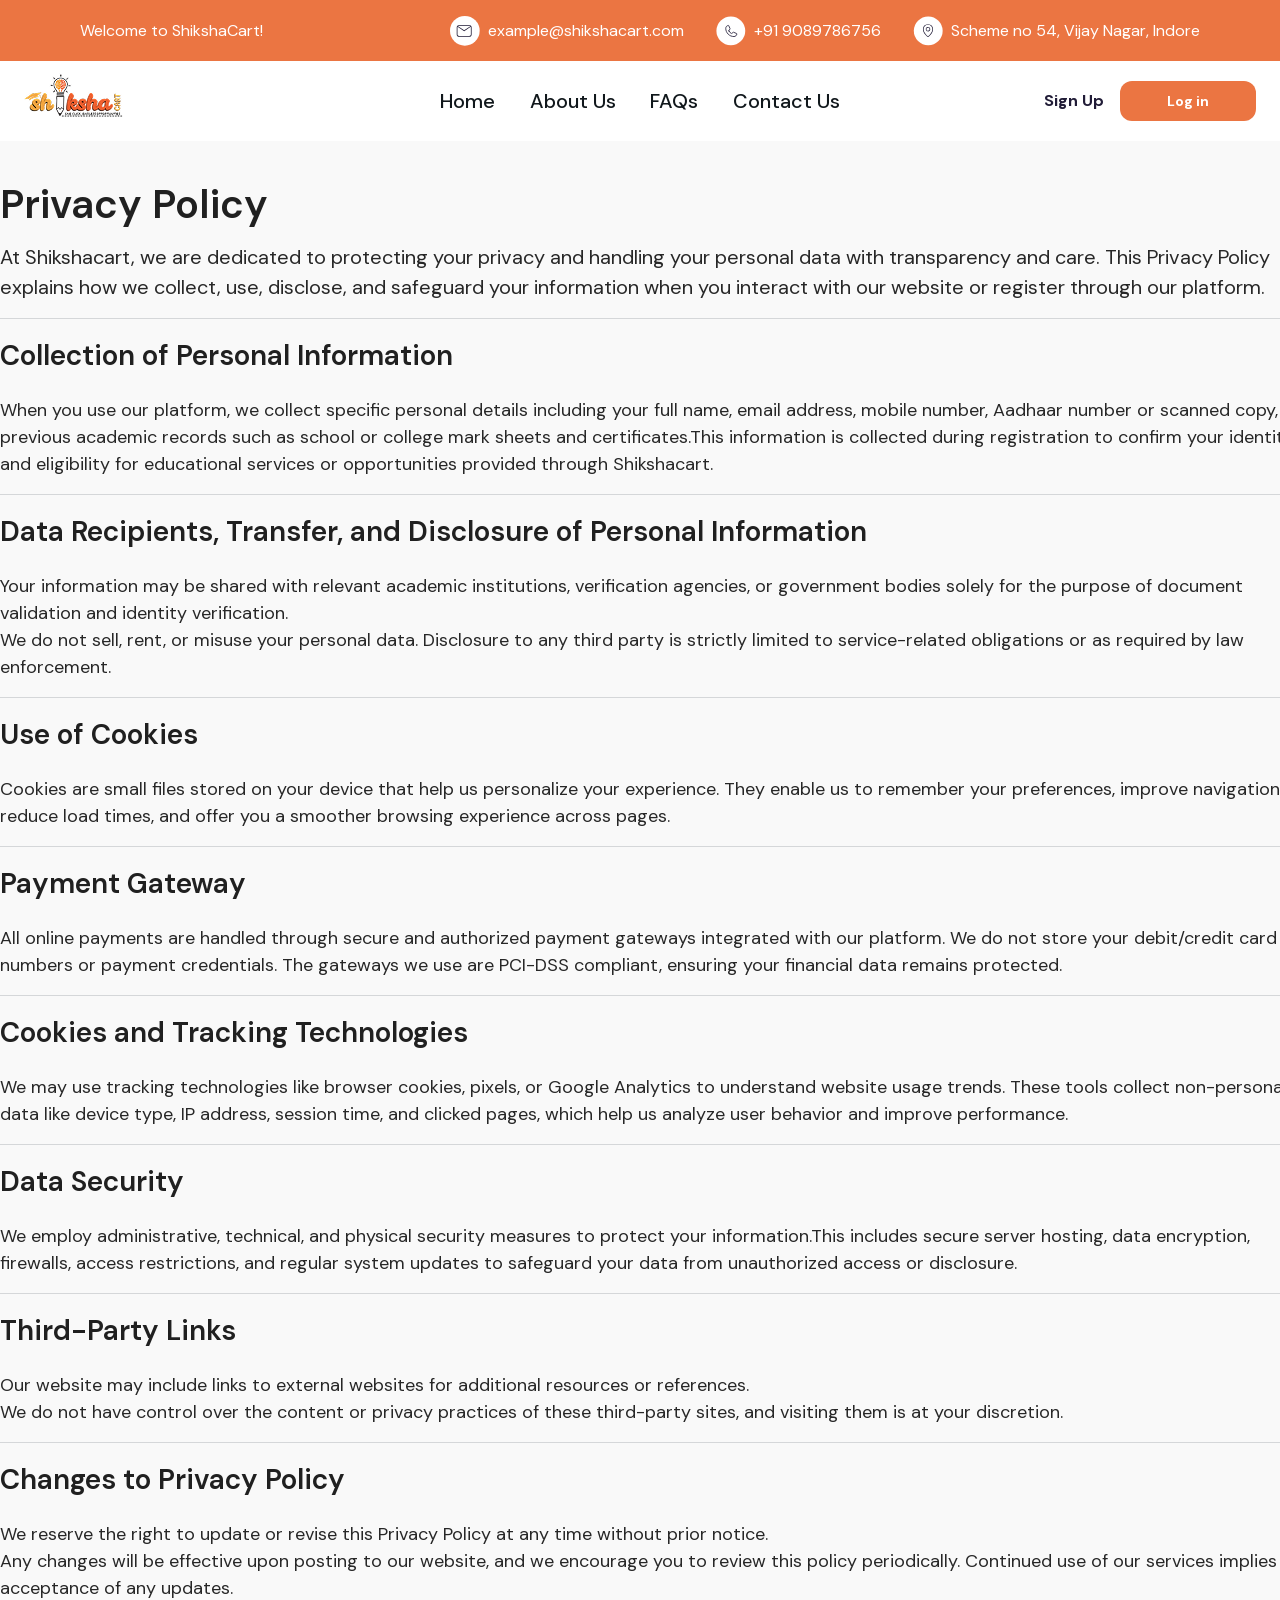
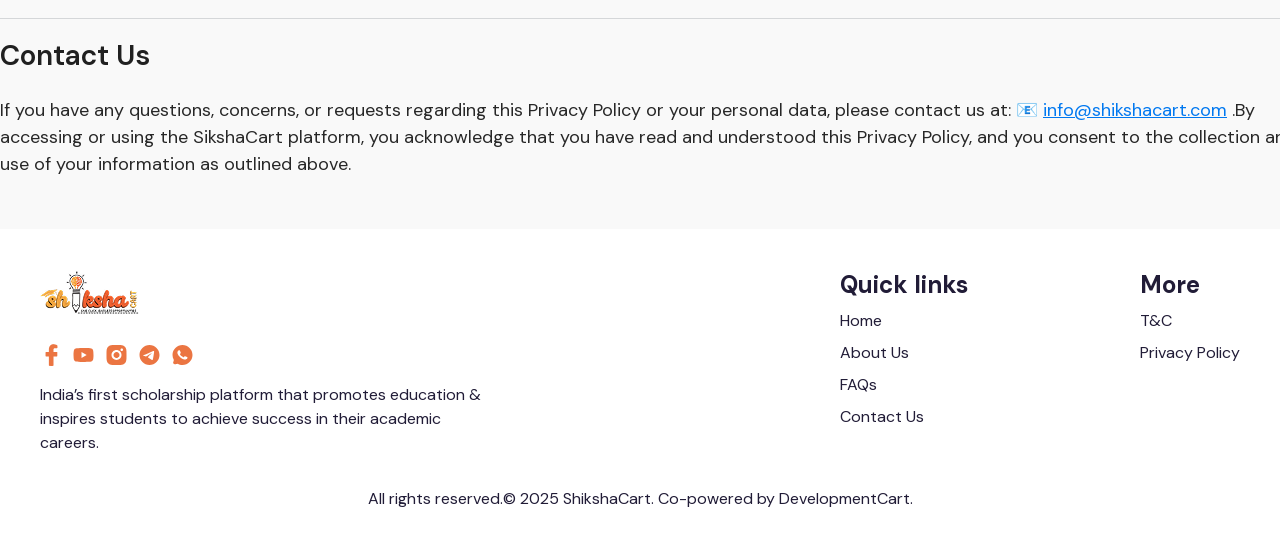
<file: privacy-policy.html>
<!DOCTYPE html><html lang="en"><head><meta charSet="utf-8"/><meta name="viewport" content="width=device-width, initial-scale=1"/><link rel="preload" as="image" href="/svg/hamburger.svg"/><link rel="preload" as="image" href="/brand_logo.png"/><link rel="preload" as="image" href="/svg/facebook-logo.svg"/><link rel="preload" as="image" href="/svg/youtube-logo.svg"/><link rel="preload" as="image" href="/svg/instagram-logo.svg"/><link rel="preload" as="image" href="/svg/telegram-logo.svg"/><link rel="preload" as="image" href="/svg/whatsapp-logo.svg"/><link rel="stylesheet" href="/_next/static/css/b85624c602295bc2.css" data-precedence="next"/><link rel="stylesheet" href="/_next/static/css/0dff5e5cf7931daf.css" data-precedence="next"/><link rel="preload" as="script" fetchPriority="low" href="/_next/static/chunks/webpack-ac3ab0037a03e20a.js"/><script src="/_next/static/chunks/4bd1b696-7563ae5e1bcfa446.js" async=""></script><script src="/_next/static/chunks/684-d9ea17a28cbf8214.js" async=""></script><script src="/_next/static/chunks/main-app-3fa64c0931e1e3e6.js" async=""></script><script src="/_next/static/chunks/390-886dd0b701966e8a.js" async=""></script><script src="/_next/static/chunks/144-95bcd0644ed20320.js" async=""></script><script src="/_next/static/chunks/917-252a633981e33002.js" async=""></script><script src="/_next/static/chunks/766-54eb7c0881566929.js" async=""></script><script src="/_next/static/chunks/507-d4be68b27aa73888.js" async=""></script><script src="/_next/static/chunks/app/layout-a34e8ad8b2f50a30.js" async=""></script><title>Shiksha Cart Web</title><meta name="description" content="Start your journey with ShikshaCart and get scholarship for your upcoming year education."/><link rel="icon" href="/favicon.ico" type="image/x-icon" sizes="16x16"/><script>document.querySelectorAll('body link[rel="icon"], body link[rel="apple-touch-icon"]').forEach(el => document.head.appendChild(el))</script><script src="/_next/static/chunks/polyfills-42372ed130431b0a.js" noModule=""></script></head><body class="__variable_05e5f9 __variable_e609f3 antialiased"><div data-overlay-container="true"><div class="min-h-[calc(100vh-322px)] bg-[#F9F9F9]"><div class="bg-primary h-[61px] lg:flex items-center justify-between xl:px-20 px-5 hidden"><span class="text-white xl:text-[16px] lg:text-[14px]">Welcome to ShikshaCart!</span><ul class="flex items-center gap-x-8"><li class="flex items-center gap-x-2"><img alt="mail" loading="lazy" width="40" height="40" decoding="async" data-nimg="1" class="xl:w-[30px] xl:h-[30px] lg:w-[30px] lg:h-[30px]" style="color:transparent" src="/svg/mail-bg.svg"/><a class="text-white outline-none xl:text-[16px] lg:text-[14px]" href="mailto:example@shikshacart.com">example@shikshacart.com</a></li><li class="flex items-center gap-x-2"><img alt="mail" loading="lazy" width="40" height="40" decoding="async" data-nimg="1" class="xl:w-[30px] xl:h-[30px] lg:w-[30px] lg:h-[30px]" style="color:transparent" src="/svg/phone-bg.svg"/><a class="text-white outline-none xl:text-[16px] lg:text-[14px]" href="tel:919089786756">+91 9089786756</a></li><li class="flex items-center gap-x-2"><img alt="mail" loading="lazy" width="40" height="40" decoding="async" data-nimg="1" class="xl:w-[30px] xl:h-[30px] lg:w-[30px] lg:h-[30px]" style="color:transparent" src="/svg/location-bg.svg"/><a class="text-white outline-none xl:text-[16px] lg:text-[14px]" href="#">Scheme no 54, Vijay Nagar, Indore</a></li></ul></div><nav class="flex z-40 w-full items-center justify-center data-[menu-open=true]:border-none sticky top-0 inset-x-0 backdrop-blur-lg data-[menu-open=true]:backdrop-blur-xl backdrop-saturate-150 h-[80px] bg-white" style="--navbar-height:4rem"><header class="z-40 flex px-6 gap-4 w-full flex-row relative flex-nowrap items-center justify-between h-[var(--navbar-height)] max-w-[1280px]"><ul class="flex gap-4 h-full flex-nowrap items-center data-[justify=start]:justify-start data-[justify=start]:flex-grow data-[justify=start]:basis-0 data-[justify=center]:justify-center data-[justify=end]:justify-end data-[justify=end]:flex-grow data-[justify=end]:basis-0 flex-row-reverse sm:flex-row" data-justify="start"><button class="group flex items-center justify-center h-full rounded-small tap-highlight-transparent outline-none data-[focus-visible=true]:z-10 data-[focus-visible=true]:outline-2 data-[focus-visible=true]:outline-focus data-[focus-visible=true]:outline-offset-2 sm:hidden w-[40px]" type="button" tabindex="0" aria-label="Open menu" aria-pressed="false"><span class="sr-only">open navigation menu</span><div class="relative shadow-black/5 shadow-none rounded-large" style="max-width:100px"> <img src="/svg/hamburger.svg" class="relative z-10 opacity-0 shadow-black/5 data-[loaded=true]:opacity-100 shadow-none transition-transform-opacity motion-reduce:transition-none !duration-300 rounded-large" alt="menu" width="100"/></div></button><div class="flex basis-0 flex-row flex-grow flex-nowrap justify-start bg-transparent items-center no-underline text-medium whitespace-nowrap box-border"><div class="relative shadow-black/5 shadow-none rounded-large" style="max-width:fit-content"> <img src="/brand_logo.png" class="relative z-10 opacity-0 shadow-black/5 data-[loaded=true]:opacity-100 shadow-none transition-transform-opacity motion-reduce:transition-none !duration-300 rounded-large" alt="logo"/></div></div></ul><ul class="h-full flex-row flex-nowrap items-center data-[justify=start]:justify-start data-[justify=start]:flex-grow data-[justify=start]:basis-0 data-[justify=center]:justify-center data-[justify=end]:justify-end data-[justify=end]:flex-grow data-[justify=end]:basis-0 hidden w-[450px] !justify-between sm:flex gap-4" data-justify="start"><li class="text-medium whitespace-nowrap box-border list-none data-[active=true]:font-semibold relative data-[active=true]:text-primary data-[active=true]:after:content-[&#x27;&#x27;] data-[active=true]:after:absolute data-[active=true]:after:-bottom-[5px] data-[active=true]:after:left-0 data-[active=true]:after:right-0 data-[active=true]:after:h-[2px] data-[active=true]:after:rounded-[2px] data-[active=true]:after:bg-primary"><a class="relative inline-flex items-center tap-highlight-transparent outline-none data-[focus-visible=true]:z-10 data-[focus-visible=true]:outline-2 data-[focus-visible=true]:outline-focus data-[focus-visible=true]:outline-offset-2 text-medium text-foreground no-underline hover:opacity-hover active:opacity-disabled transition-opacity xl:text-xl lg:text-lg md:text-lg font-medium" tabindex="0" role="link" href="/">Home</a></li><li class="text-medium whitespace-nowrap box-border list-none data-[active=true]:font-semibold relative data-[active=true]:text-primary data-[active=true]:after:content-[&#x27;&#x27;] data-[active=true]:after:absolute data-[active=true]:after:-bottom-[5px] data-[active=true]:after:left-0 data-[active=true]:after:right-0 data-[active=true]:after:h-[2px] data-[active=true]:after:rounded-[2px] data-[active=true]:after:bg-primary"><a class="relative inline-flex items-center tap-highlight-transparent outline-none data-[focus-visible=true]:z-10 data-[focus-visible=true]:outline-2 data-[focus-visible=true]:outline-focus data-[focus-visible=true]:outline-offset-2 text-medium text-foreground no-underline hover:opacity-hover active:opacity-disabled transition-opacity xl:text-xl lg:text-lg md:text-lg font-medium" tabindex="0" role="link" href="#">About Us</a></li><li class="text-medium whitespace-nowrap box-border list-none data-[active=true]:font-semibold relative data-[active=true]:text-primary data-[active=true]:after:content-[&#x27;&#x27;] data-[active=true]:after:absolute data-[active=true]:after:-bottom-[5px] data-[active=true]:after:left-0 data-[active=true]:after:right-0 data-[active=true]:after:h-[2px] data-[active=true]:after:rounded-[2px] data-[active=true]:after:bg-primary"><a class="relative inline-flex items-center tap-highlight-transparent outline-none data-[focus-visible=true]:z-10 data-[focus-visible=true]:outline-2 data-[focus-visible=true]:outline-focus data-[focus-visible=true]:outline-offset-2 text-medium text-foreground no-underline hover:opacity-hover active:opacity-disabled transition-opacity xl:text-xl lg:text-lg md:text-lg font-medium" tabindex="0" role="link" href="#">FAQs</a></li><li class="text-medium whitespace-nowrap box-border list-none data-[active=true]:font-semibold relative data-[active=true]:text-primary data-[active=true]:after:content-[&#x27;&#x27;] data-[active=true]:after:absolute data-[active=true]:after:-bottom-[5px] data-[active=true]:after:left-0 data-[active=true]:after:right-0 data-[active=true]:after:h-[2px] data-[active=true]:after:rounded-[2px] data-[active=true]:after:bg-primary"><a class="relative inline-flex items-center tap-highlight-transparent outline-none data-[focus-visible=true]:z-10 data-[focus-visible=true]:outline-2 data-[focus-visible=true]:outline-focus data-[focus-visible=true]:outline-offset-2 text-medium text-foreground no-underline hover:opacity-hover active:opacity-disabled transition-opacity xl:text-xl lg:text-lg md:text-lg font-medium" tabindex="0" role="link" href="/contact-us">Contact Us</a></li></ul><ul class="gap-4 h-full flex-row flex-nowrap items-center data-[justify=start]:justify-start data-[justify=start]:flex-grow data-[justify=start]:basis-0 data-[justify=center]:justify-center data-[justify=end]:justify-end data-[justify=end]:flex-grow data-[justify=end]:basis-0 hidden sm:flex" data-justify="end"><li class="text-medium whitespace-nowrap box-border list-none data-[active=true]:font-semibold relative data-[active=true]:text-primary data-[active=true]:after:content-[&#x27;&#x27;] data-[active=true]:after:absolute data-[active=true]:after:-bottom-[5px] data-[active=true]:after:left-0 data-[active=true]:after:right-0 data-[active=true]:after:h-[2px] data-[active=true]:after:rounded-[2px] data-[active=true]:after:bg-primary hidden lg:flex"><a class="text-dark-gray font-bold" href="#">Sign Up</a></li><li class="text-medium whitespace-nowrap box-border list-none data-[active=true]:font-semibold relative data-[active=true]:text-primary data-[active=true]:after:content-[&#x27;&#x27;] data-[active=true]:after:absolute data-[active=true]:after:-bottom-[5px] data-[active=true]:after:left-0 data-[active=true]:after:right-0 data-[active=true]:after:h-[2px] data-[active=true]:after:rounded-[2px] data-[active=true]:after:bg-primary"><a role="button" tabindex="0" class="z-0 group relative inline-flex items-center justify-center box-border appearance-none select-none whitespace-nowrap subpixel-antialiased overflow-hidden tap-highlight-transparent transform-gpu data-[pressed=true]:scale-[0.97] outline-none data-[focus-visible=true]:z-10 data-[focus-visible=true]:outline-2 data-[focus-visible=true]:outline-focus data-[focus-visible=true]:outline-offset-2 px-4 min-w-20 h-10 text-small gap-2 rounded-medium [&amp;&gt;svg]:max-w-[theme(spacing.8)] transition-transform-colors-opacity motion-reduce:transition-none data-[hover=true]:opacity-hover bg-primary text-white w-[136px] font-bold" href="#">Log in</a></li></ul></header></nav><div class="xl:w-[1321px] xl:mx-auto mx-4 pt-[33px] pb-[51px]"><h2 class="xl:text-[40px] text-[28px] font-semibold text-[#202020] ">Privacy Policy</h2><p class="text-[#272727] lg:text-[18px] text-[16px] font-normal mt-2 lg:text-[20px] text-[18px]">At Shikshacart, we are dedicated to protecting your privacy and handling your personal data with transparency and care. This Privacy Policy explains how we collect, use, disclose, and safeguard your information when you interact with our website or register through our platform.</p><div class="h-[1px] w-full bg-[#D5D7D9] my-4"></div><h4 class="xl:text-[28px] text-[24px] font-semibold text-[#202020] mb-[20px]">Collection of Personal Information</h4><p class="text-[#272727] lg:text-[18px] text-[16px] font-normal ">When you use our platform, we collect specific personal details including your full name, email address, mobile number, Aadhaar number or scanned copy, and previous academic records such as school or college mark sheets and certificates.This information is collected during registration to confirm your identity and eligibility for educational services or opportunities provided through Shikshacart.</p><div class="h-[1px] w-full bg-[#D5D7D9] my-4"></div><h4 class="xl:text-[28px] text-[24px] font-semibold text-[#202020] mb-[20px]">Data Recipients, Transfer, and Disclosure of Personal Information</h4><p class="text-[#272727] lg:text-[18px] text-[16px] font-normal ">Your information may be shared with relevant academic institutions, verification agencies, or government bodies solely for the purpose of document validation and identity verification.</p><p class="text-[#272727] lg:text-[18px] text-[16px] font-normal ">We do not sell, rent, or misuse your personal data. Disclosure to any third party is strictly limited to service-related obligations or as required by law enforcement.</p><div class="h-[1px] w-full bg-[#D5D7D9] my-4"></div><h4 class="xl:text-[28px] text-[24px] font-semibold text-[#202020] mb-[20px]">Use of Cookies</h4><p class="text-[#272727] lg:text-[18px] text-[16px] font-normal ">Cookies are small files stored on your device that help us personalize your experience. They enable us to remember your preferences, improve navigation, reduce load times, and offer you a smoother browsing experience across pages.</p><div class="h-[1px] w-full bg-[#D5D7D9] my-4"></div><h4 class="xl:text-[28px] text-[24px] font-semibold text-[#202020] mb-[20px]">Payment Gateway</h4><p class="text-[#272727] lg:text-[18px] text-[16px] font-normal ">All online payments are handled through secure and authorized payment gateways integrated with our platform.  We do not store your debit/credit card numbers or payment credentials. The gateways we use are PCI-DSS compliant, ensuring your financial data remains protected.</p><div class="h-[1px] w-full bg-[#D5D7D9] my-4"></div><h4 class="xl:text-[28px] text-[24px] font-semibold text-[#202020] mb-[20px]">Cookies and Tracking Technologies</h4><p class="text-[#272727] lg:text-[18px] text-[16px] font-normal ">We may use tracking technologies like browser cookies, pixels, or Google Analytics to understand website usage trends. These tools collect non-personal data like device type, IP address, session time, and clicked pages, which help us analyze user behavior and improve performance.</p><div class="h-[1px] w-full bg-[#D5D7D9] my-4"></div><h4 class="xl:text-[28px] text-[24px] font-semibold text-[#202020] mb-[20px]">Data Security</h4><p class="text-[#272727] lg:text-[18px] text-[16px] font-normal ">We employ administrative, technical, and physical security measures to protect your information.This includes secure server hosting, data encryption, firewalls, access restrictions, and regular system updates to safeguard your data from unauthorized access or disclosure.</p><div class="h-[1px] w-full bg-[#D5D7D9] my-4"></div><h4 class="xl:text-[28px] text-[24px] font-semibold text-[#202020] mb-[20px]">Third-Party Links</h4><p class="text-[#272727] lg:text-[18px] text-[16px] font-normal ">Our website may include links to external websites for additional resources or references.</p><p class="text-[#272727] lg:text-[18px] text-[16px] font-normal ">We do not have control over the content or privacy practices of these third-party sites, and visiting them is at your discretion.</p><div class="h-[1px] w-full bg-[#D5D7D9] my-4"></div><h4 class="xl:text-[28px] text-[24px] font-semibold text-[#202020] mb-[20px]">Changes to Privacy Policy</h4><p class="text-[#272727] lg:text-[18px] text-[16px] font-normal ">We reserve the right to update or revise this Privacy Policy at any time without prior notice.</p><p class="text-[#272727] lg:text-[18px] text-[16px] font-normal ">Any changes will be effective upon posting to our website, and we encourage you to review this policy periodically. Continued use of our services implies acceptance of any updates.</p><div class="h-[1px] w-full bg-[#D5D7D9] my-4"></div><h4 class="xl:text-[28px] text-[24px] font-semibold text-[#202020] mb-[20px]">Contact Us</h4><p class="text-[#272727] lg:text-[18px] text-[18px] font-normal">If you have any questions, concerns, or requests regarding this Privacy Policy or your personal data, please contact us at: 📧 <a href="mailto:info@shikshacart.com" class="text-[#0078F0] underline">info@shikshacart.com</a> .By accessing or using the SikshaCart platform, you acknowledge that you have read and understood this Privacy Policy, and you consent to the collection and use of your information as outlined above.</p></div><!--$--><!--/$--><!--$--><!--/$--></div><footer class="py-10 px-10 bg-white"><div class="flex flex-wrap gap-4 justify-between xl:w-[1200px] w-full mx-auto"><div class="lg:w-[443px] w-full"><div class="relative shadow-black/5 shadow-none rounded-large" style="max-width:fit-content"> <img src="/brand_logo.png" class="relative z-10 opacity-0 shadow-black/5 data-[loaded=true]:opacity-100 shadow-none transition-transform-opacity motion-reduce:transition-none !duration-300 rounded-large" alt="logo"/></div><div class="flex items-center gap-x-2 my-4"><a href="#"><div class="relative shadow-black/5 shadow-none rounded-large" style="max-width:fit-content"> <img src="/svg/facebook-logo.svg" class="relative z-10 opacity-0 shadow-black/5 data-[loaded=true]:opacity-100 shadow-none transition-transform-opacity motion-reduce:transition-none !duration-300 rounded-large" alt="social-icon"/></div></a><a href="#"><div class="relative shadow-black/5 shadow-none rounded-large" style="max-width:fit-content"> <img src="/svg/youtube-logo.svg" class="relative z-10 opacity-0 shadow-black/5 data-[loaded=true]:opacity-100 shadow-none transition-transform-opacity motion-reduce:transition-none !duration-300 rounded-large" alt="social-icon"/></div></a><a href="#"><div class="relative shadow-black/5 shadow-none rounded-large" style="max-width:fit-content"> <img src="/svg/instagram-logo.svg" class="relative z-10 opacity-0 shadow-black/5 data-[loaded=true]:opacity-100 shadow-none transition-transform-opacity motion-reduce:transition-none !duration-300 rounded-large" alt="social-icon"/></div></a><a href="#"><div class="relative shadow-black/5 shadow-none rounded-large" style="max-width:fit-content"> <img src="/svg/telegram-logo.svg" class="relative z-10 opacity-0 shadow-black/5 data-[loaded=true]:opacity-100 shadow-none transition-transform-opacity motion-reduce:transition-none !duration-300 rounded-large" alt="social-icon"/></div></a><a href="#"><div class="relative shadow-black/5 shadow-none rounded-large" style="max-width:fit-content"> <img src="/svg/whatsapp-logo.svg" class="relative z-10 opacity-0 shadow-black/5 data-[loaded=true]:opacity-100 shadow-none transition-transform-opacity motion-reduce:transition-none !duration-300 rounded-large" alt="social-icon"/></div></a></div><p class="text-dark-gray">India’s first scholarship platform that promotes education &amp; inspires students to achieve success in their academic careers.</p></div><div class="lg:w-1/3 w-full flex justify-between"><ul><li class="font-bold text-2xl text-dark-gray">Quick links</li><li class="text-dark-gray my-2"><a href="/">Home</a></li><li class="text-dark-gray my-2"><a href="#">About Us</a></li><li class="text-dark-gray my-2"><a href="#">FAQs</a></li><li class="text-dark-gray my-2"><a href="/contact-us">Contact Us</a></li></ul><ul><li class="font-bold text-2xl text-dark-gray">More</li><li class="text-dark-gray my-2"><a href="/terms-and-conditions">T&amp;C</a></li><li class="text-dark-gray my-2"><a href="/privacy-policy">Privacy Policy</a></li></ul></div></div><p class="mt-8 text-center text-dark-gray">All rights reserved.© 2025 ShikshaCart. Co-powered by DevelopmentCart.</p></footer></div><script src="/_next/static/chunks/webpack-ac3ab0037a03e20a.js" async=""></script><script>(self.__next_f=self.__next_f||[]).push([0])</script><script>self.__next_f.push([1,"1:\"$Sreact.fragment\"\n2:I[753,[\"390\",\"static/chunks/390-886dd0b701966e8a.js\",\"144\",\"static/chunks/144-95bcd0644ed20320.js\",\"917\",\"static/chunks/917-252a633981e33002.js\",\"766\",\"static/chunks/766-54eb7c0881566929.js\",\"507\",\"static/chunks/507-d4be68b27aa73888.js\",\"177\",\"static/chunks/app/layout-a34e8ad8b2f50a30.js\"],\"default\"]\n3:I[7555,[],\"\"]\n4:I[1295,[],\"\"]\n5:I[9665,[],\"MetadataBoundary\"]\n7:I[9665,[],\"OutletBoundary\"]\na:I[4911,[],\"AsyncMetadataOutlet\"]\nc:I[9665,[],\"ViewportBoundary\"]\ne:I[6614,[],\"\"]\n:HL[\"/_next/static/css/b85624c602295bc2.css\",\"style\"]\n:HL[\"/_next/static/css/0dff5e5cf7931daf.css\",\"style\"]\n"])</script><script>self.__next_f.push([1,"0:{\"P\":null,\"b\":\"iv0GTivoYDIGsROvh21wr\",\"p\":\"\",\"c\":[\"\",\"privacy-policy\"],\"i\":false,\"f\":[[[\"\",{\"children\":[\"privacy-policy\",{\"children\":[\"__PAGE__\",{}]}]},\"$undefined\",\"$undefined\",true],[\"\",[\"$\",\"$1\",\"c\",{\"children\":[[[\"$\",\"link\",\"0\",{\"rel\":\"stylesheet\",\"href\":\"/_next/static/css/b85624c602295bc2.css\",\"precedence\":\"next\",\"crossOrigin\":\"$undefined\",\"nonce\":\"$undefined\"}],[\"$\",\"link\",\"1\",{\"rel\":\"stylesheet\",\"href\":\"/_next/static/css/0dff5e5cf7931daf.css\",\"precedence\":\"next\",\"crossOrigin\":\"$undefined\",\"nonce\":\"$undefined\"}]],[\"$\",\"html\",null,{\"lang\":\"en\",\"children\":[\"$\",\"body\",null,{\"className\":\"__variable_05e5f9 __variable_e609f3 antialiased\",\"children\":[\"$\",\"$L2\",null,{\"children\":[\"$\",\"$L3\",null,{\"parallelRouterKey\":\"children\",\"error\":\"$undefined\",\"errorStyles\":\"$undefined\",\"errorScripts\":\"$undefined\",\"template\":[\"$\",\"$L4\",null,{}],\"templateStyles\":\"$undefined\",\"templateScripts\":\"$undefined\",\"notFound\":[[[\"$\",\"title\",null,{\"children\":\"404: This page could not be found.\"}],[\"$\",\"div\",null,{\"style\":{\"fontFamily\":\"system-ui,\\\"Segoe UI\\\",Roboto,Helvetica,Arial,sans-serif,\\\"Apple Color Emoji\\\",\\\"Segoe UI Emoji\\\"\",\"height\":\"100vh\",\"textAlign\":\"center\",\"display\":\"flex\",\"flexDirection\":\"column\",\"alignItems\":\"center\",\"justifyContent\":\"center\"},\"children\":[\"$\",\"div\",null,{\"children\":[[\"$\",\"style\",null,{\"dangerouslySetInnerHTML\":{\"__html\":\"body{color:#000;background:#fff;margin:0}.next-error-h1{border-right:1px solid rgba(0,0,0,.3)}@media (prefers-color-scheme:dark){body{color:#fff;background:#000}.next-error-h1{border-right:1px solid rgba(255,255,255,.3)}}\"}}],[\"$\",\"h1\",null,{\"className\":\"next-error-h1\",\"style\":{\"display\":\"inline-block\",\"margin\":\"0 20px 0 0\",\"padding\":\"0 23px 0 0\",\"fontSize\":24,\"fontWeight\":500,\"verticalAlign\":\"top\",\"lineHeight\":\"49px\"},\"children\":404}],[\"$\",\"div\",null,{\"style\":{\"display\":\"inline-block\"},\"children\":[\"$\",\"h2\",null,{\"style\":{\"fontSize\":14,\"fontWeight\":400,\"lineHeight\":\"49px\",\"margin\":0},\"children\":\"This page could not be found.\"}]}]]}]}]],[]],\"forbidden\":\"$undefined\",\"unauthorized\":\"$undefined\"}]}]}]}]]}],{\"children\":[\"privacy-policy\",[\"$\",\"$1\",\"c\",{\"children\":[null,[\"$\",\"$L3\",null,{\"parallelRouterKey\":\"children\",\"error\":\"$undefined\",\"errorStyles\":\"$undefined\",\"errorScripts\":\"$undefined\",\"template\":[\"$\",\"$L4\",null,{}],\"templateStyles\":\"$undefined\",\"templateScripts\":\"$undefined\",\"notFound\":\"$undefined\",\"forbidden\":\"$undefined\",\"unauthorized\":\"$undefined\"}]]}],{\"children\":[\"__PAGE__\",[\"$\",\"$1\",\"c\",{\"children\":[[\"$\",\"div\",null,{\"className\":\"xl:w-[1321px] xl:mx-auto mx-4 pt-[33px] pb-[51px]\",\"children\":[[\"$\",\"h2\",null,{\"className\":\"xl:text-[40px] text-[28px] font-semibold text-[#202020] \",\"children\":\"Privacy Policy\"}],[\"$\",\"p\",null,{\"className\":\"text-[#272727] lg:text-[18px] text-[16px] font-normal mt-2 lg:text-[20px] text-[18px]\",\"children\":\"At Shikshacart, we are dedicated to protecting your privacy and handling your personal data with transparency and care. This Privacy Policy explains how we collect, use, disclose, and safeguard your information when you interact with our website or register through our platform.\"}],[\"$\",\"div\",null,{\"className\":\"h-[1px] w-full bg-[#D5D7D9] my-4\"}],[\"$\",\"h4\",null,{\"className\":\"xl:text-[28px] text-[24px] font-semibold text-[#202020] mb-[20px]\",\"children\":\"Collection of Personal Information\"}],[\"$\",\"p\",null,{\"className\":\"text-[#272727] lg:text-[18px] text-[16px] font-normal \",\"children\":\"When you use our platform, we collect specific personal details including your full name, email address, mobile number, Aadhaar number or scanned copy, and previous academic records such as school or college mark sheets and certificates.This information is collected during registration to confirm your identity and eligibility for educational services or opportunities provided through Shikshacart.\"}],[\"$\",\"div\",null,{\"className\":\"h-[1px] w-full bg-[#D5D7D9] my-4\"}],[\"$\",\"h4\",null,{\"className\":\"xl:text-[28px] text-[24px] font-semibold text-[#202020] mb-[20px]\",\"children\":\"Data Recipients, Transfer, and Disclosure of Personal Information\"}],[\"$\",\"p\",null,{\"className\":\"text-[#272727] lg:text-[18px] text-[16px] font-normal \",\"children\":\"Your information may be shared with relevant academic institutions, verification agencies, or government bodies solely for the purpose of document validation and identity verification.\"}],[\"$\",\"p\",null,{\"className\":\"text-[#272727] lg:text-[18px] text-[16px] font-normal \",\"children\":\"We do not sell, rent, or misuse your personal data. Disclosure to any third party is strictly limited to service-related obligations or as required by law enforcement.\"}],[\"$\",\"div\",null,{\"className\":\"h-[1px] w-full bg-[#D5D7D9] my-4\"}],[\"$\",\"h4\",null,{\"className\":\"xl:text-[28px] text-[24px] font-semibold text-[#202020] mb-[20px]\",\"children\":\"Use of Cookies\"}],[\"$\",\"p\",null,{\"className\":\"text-[#272727] lg:text-[18px] text-[16px] font-normal \",\"children\":\"Cookies are small files stored on your device that help us personalize your experience. They enable us to remember your preferences, improve navigation, reduce load times, and offer you a smoother browsing experience across pages.\"}],[\"$\",\"div\",null,{\"className\":\"h-[1px] w-full bg-[#D5D7D9] my-4\"}],[\"$\",\"h4\",null,{\"className\":\"xl:text-[28px] text-[24px] font-semibold text-[#202020] mb-[20px]\",\"children\":\"Payment Gateway\"}],[\"$\",\"p\",null,{\"className\":\"text-[#272727] lg:text-[18px] text-[16px] font-normal \",\"children\":\"All online payments are handled through secure and authorized payment gateways integrated with our platform.  We do not store your debit/credit card numbers or payment credentials. The gateways we use are PCI-DSS compliant, ensuring your financial data remains protected.\"}],[\"$\",\"div\",null,{\"className\":\"h-[1px] w-full bg-[#D5D7D9] my-4\"}],[\"$\",\"h4\",null,{\"className\":\"xl:text-[28px] text-[24px] font-semibold text-[#202020] mb-[20px]\",\"children\":\"Cookies and Tracking Technologies\"}],[\"$\",\"p\",null,{\"className\":\"text-[#272727] lg:text-[18px] text-[16px] font-normal \",\"children\":\"We may use tracking technologies like browser cookies, pixels, or Google Analytics to understand website usage trends. These tools collect non-personal data like device type, IP address, session time, and clicked pages, which help us analyze user behavior and improve performance.\"}],[\"$\",\"div\",null,{\"className\":\"h-[1px] w-full bg-[#D5D7D9] my-4\"}],[\"$\",\"h4\",null,{\"className\":\"xl:text-[28px] text-[24px] font-semibold text-[#202020] mb-[20px]\",\"children\":\"Data Security\"}],[\"$\",\"p\",null,{\"className\":\"text-[#272727] lg:text-[18px] text-[16px] font-normal \",\"children\":\"We employ administrative, technical, and physical security measures to protect your information.This includes secure server hosting, data encryption, firewalls, access restrictions, and regular system updates to safeguard your data from unauthorized access or disclosure.\"}],[\"$\",\"div\",null,{\"className\":\"h-[1px] w-full bg-[#D5D7D9] my-4\"}],[\"$\",\"h4\",null,{\"className\":\"xl:text-[28px] text-[24px] font-semibold text-[#202020] mb-[20px]\",\"children\":\"Third-Party Links\"}],[\"$\",\"p\",null,{\"className\":\"text-[#272727] lg:text-[18px] text-[16px] font-normal \",\"children\":\"Our website may include links to external websites for additional resources or references.\"}],[\"$\",\"p\",null,{\"className\":\"text-[#272727] lg:text-[18px] text-[16px] font-normal \",\"children\":\"We do not have control over the content or privacy practices of these third-party sites, and visiting them is at your discretion.\"}],[\"$\",\"div\",null,{\"className\":\"h-[1px] w-full bg-[#D5D7D9] my-4\"}],[\"$\",\"h4\",null,{\"className\":\"xl:text-[28px] text-[24px] font-semibold text-[#202020] mb-[20px]\",\"children\":\"Changes to Privacy Policy\"}],[\"$\",\"p\",null,{\"className\":\"text-[#272727] lg:text-[18px] text-[16px] font-normal \",\"children\":\"We reserve the right to update or revise this Privacy Policy at any time without prior notice.\"}],[\"$\",\"p\",null,{\"className\":\"text-[#272727] lg:text-[18px] text-[16px] font-normal \",\"children\":\"Any changes will be effective upon posting to our website, and we encourage you to review this policy periodically. Continued use of our services implies acceptance of any updates.\"}],[\"$\",\"div\",null,{\"className\":\"h-[1px] w-full bg-[#D5D7D9] my-4\"}],[\"$\",\"h4\",null,{\"className\":\"xl:text-[28px] text-[24px] font-semibold text-[#202020] mb-[20px]\",\"children\":\"Contact Us\"}],[\"$\",\"p\",null,{\"className\":\"text-[#272727] lg:text-[18px] text-[18px] font-normal\",\"children\":[\"If you have any questions, concerns, or requests regarding this Privacy Policy or your personal data, please contact us at: 📧 \",[\"$\",\"a\",null,{\"href\":\"mailto:info@shikshacart.com\",\"className\":\"text-[#0078F0] underline\",\"children\":\"info@shikshacart.com\"}],\" .By accessing or using the SikshaCart platform, you acknowledge that you have read and understood this Privacy Policy, and you consent to the collection and use of your information as outlined above.\"]}]]}],[\"$\",\"$L5\",null,{\"children\":\"$L6\"}],null,[\"$\",\"$L7\",null,{\"children\":[\"$L8\",\"$L9\",[\"$\",\"$La\",null,{\"promise\":\"$@b\"}]]}]]}],{},null,false]},null,false]},null,false],[\"$\",\"$1\",\"h\",{\"children\":[null,[\"$\",\"$1\",\"H5OqYAXw-vjClWDyttPEN\",{\"children\":[[\"$\",\"$Lc\",null,{\"children\":\"$Ld\"}],null]}],null]}],false]],\"m\":\"$undefined\",\"G\":[\"$e\",\"$undefined\"],\"s\":false,\"S\":true}\n"])</script><script>self.__next_f.push([1,"f:\"$Sreact.suspense\"\n10:I[4911,[],\"AsyncMetadata\"]\n6:[\"$\",\"$f\",null,{\"fallback\":null,\"children\":[\"$\",\"$L10\",null,{\"promise\":\"$@11\"}]}]\n"])</script><script>self.__next_f.push([1,"9:null\n"])</script><script>self.__next_f.push([1,"d:[[\"$\",\"meta\",\"0\",{\"charSet\":\"utf-8\"}],[\"$\",\"meta\",\"1\",{\"name\":\"viewport\",\"content\":\"width=device-width, initial-scale=1\"}]]\n8:null\n"])</script><script>self.__next_f.push([1,"11:{\"metadata\":[[\"$\",\"title\",\"0\",{\"children\":\"Shiksha Cart Web\"}],[\"$\",\"meta\",\"1\",{\"name\":\"description\",\"content\":\"Start your journey with ShikshaCart and get scholarship for your upcoming year education.\"}],[\"$\",\"link\",\"2\",{\"rel\":\"icon\",\"href\":\"/favicon.ico\",\"type\":\"image/x-icon\",\"sizes\":\"16x16\"}]],\"error\":null,\"digest\":\"$undefined\"}\nb:{\"metadata\":\"$11:metadata\",\"error\":null,\"digest\":\"$undefined\"}\n"])</script></body></html>
</file>
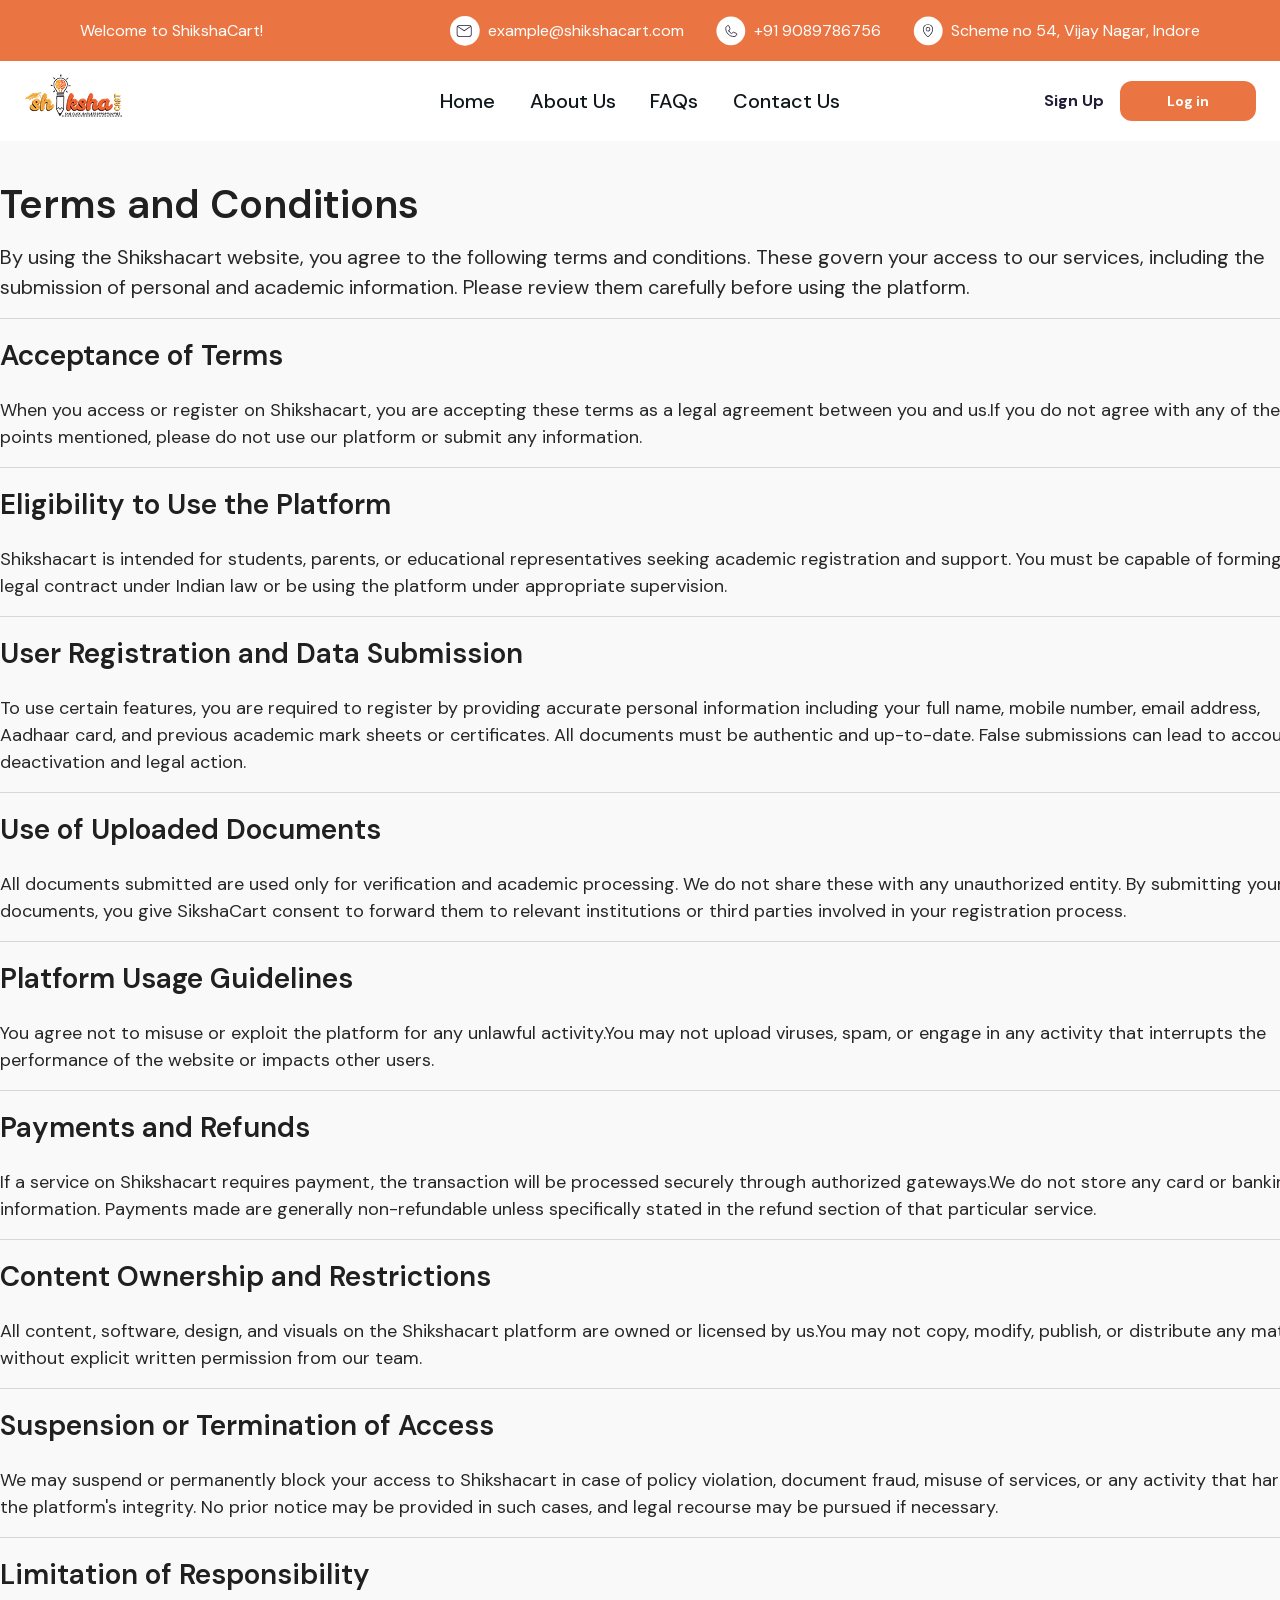
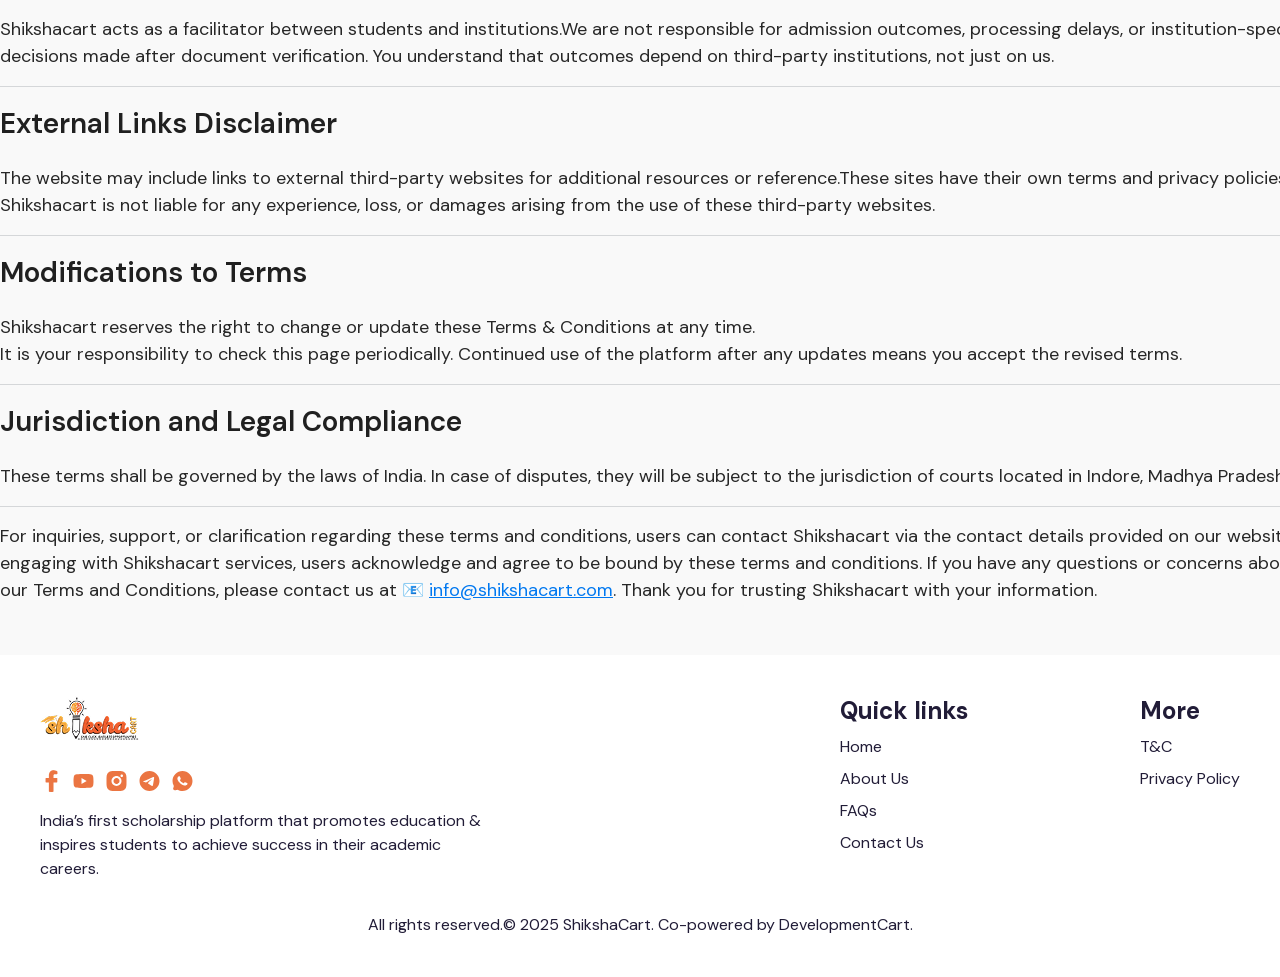
<file: terms-and-conditions.html>
<!DOCTYPE html><html lang="en"><head><meta charSet="utf-8"/><meta name="viewport" content="width=device-width, initial-scale=1"/><link rel="preload" as="image" href="/svg/hamburger.svg"/><link rel="preload" as="image" href="/brand_logo.png"/><link rel="preload" as="image" href="/svg/facebook-logo.svg"/><link rel="preload" as="image" href="/svg/youtube-logo.svg"/><link rel="preload" as="image" href="/svg/instagram-logo.svg"/><link rel="preload" as="image" href="/svg/telegram-logo.svg"/><link rel="preload" as="image" href="/svg/whatsapp-logo.svg"/><link rel="stylesheet" href="/_next/static/css/b85624c602295bc2.css" data-precedence="next"/><link rel="stylesheet" href="/_next/static/css/0dff5e5cf7931daf.css" data-precedence="next"/><link rel="preload" as="script" fetchPriority="low" href="/_next/static/chunks/webpack-ac3ab0037a03e20a.js"/><script src="/_next/static/chunks/4bd1b696-7563ae5e1bcfa446.js" async=""></script><script src="/_next/static/chunks/684-d9ea17a28cbf8214.js" async=""></script><script src="/_next/static/chunks/main-app-3fa64c0931e1e3e6.js" async=""></script><script src="/_next/static/chunks/390-886dd0b701966e8a.js" async=""></script><script src="/_next/static/chunks/144-95bcd0644ed20320.js" async=""></script><script src="/_next/static/chunks/917-252a633981e33002.js" async=""></script><script src="/_next/static/chunks/766-54eb7c0881566929.js" async=""></script><script src="/_next/static/chunks/507-d4be68b27aa73888.js" async=""></script><script src="/_next/static/chunks/app/layout-a34e8ad8b2f50a30.js" async=""></script><title>Shiksha Cart Web</title><meta name="description" content="Start your journey with ShikshaCart and get scholarship for your upcoming year education."/><link rel="icon" href="/favicon.ico" type="image/x-icon" sizes="16x16"/><script>document.querySelectorAll('body link[rel="icon"], body link[rel="apple-touch-icon"]').forEach(el => document.head.appendChild(el))</script><script src="/_next/static/chunks/polyfills-42372ed130431b0a.js" noModule=""></script></head><body class="__variable_05e5f9 __variable_e609f3 antialiased"><div data-overlay-container="true"><div class="min-h-[calc(100vh-322px)] bg-[#F9F9F9]"><div class="bg-primary h-[61px] lg:flex items-center justify-between xl:px-20 px-5 hidden"><span class="text-white xl:text-[16px] lg:text-[14px]">Welcome to ShikshaCart!</span><ul class="flex items-center gap-x-8"><li class="flex items-center gap-x-2"><img alt="mail" loading="lazy" width="40" height="40" decoding="async" data-nimg="1" class="xl:w-[30px] xl:h-[30px] lg:w-[30px] lg:h-[30px]" style="color:transparent" src="/svg/mail-bg.svg"/><a class="text-white outline-none xl:text-[16px] lg:text-[14px]" href="mailto:example@shikshacart.com">example@shikshacart.com</a></li><li class="flex items-center gap-x-2"><img alt="mail" loading="lazy" width="40" height="40" decoding="async" data-nimg="1" class="xl:w-[30px] xl:h-[30px] lg:w-[30px] lg:h-[30px]" style="color:transparent" src="/svg/phone-bg.svg"/><a class="text-white outline-none xl:text-[16px] lg:text-[14px]" href="tel:919089786756">+91 9089786756</a></li><li class="flex items-center gap-x-2"><img alt="mail" loading="lazy" width="40" height="40" decoding="async" data-nimg="1" class="xl:w-[30px] xl:h-[30px] lg:w-[30px] lg:h-[30px]" style="color:transparent" src="/svg/location-bg.svg"/><a class="text-white outline-none xl:text-[16px] lg:text-[14px]" href="#">Scheme no 54, Vijay Nagar, Indore</a></li></ul></div><nav class="flex z-40 w-full items-center justify-center data-[menu-open=true]:border-none sticky top-0 inset-x-0 backdrop-blur-lg data-[menu-open=true]:backdrop-blur-xl backdrop-saturate-150 h-[80px] bg-white" style="--navbar-height:4rem"><header class="z-40 flex px-6 gap-4 w-full flex-row relative flex-nowrap items-center justify-between h-[var(--navbar-height)] max-w-[1280px]"><ul class="flex gap-4 h-full flex-nowrap items-center data-[justify=start]:justify-start data-[justify=start]:flex-grow data-[justify=start]:basis-0 data-[justify=center]:justify-center data-[justify=end]:justify-end data-[justify=end]:flex-grow data-[justify=end]:basis-0 flex-row-reverse sm:flex-row" data-justify="start"><button class="group flex items-center justify-center h-full rounded-small tap-highlight-transparent outline-none data-[focus-visible=true]:z-10 data-[focus-visible=true]:outline-2 data-[focus-visible=true]:outline-focus data-[focus-visible=true]:outline-offset-2 sm:hidden w-[40px]" type="button" tabindex="0" aria-label="Open menu" aria-pressed="false"><span class="sr-only">open navigation menu</span><div class="relative shadow-black/5 shadow-none rounded-large" style="max-width:100px"> <img src="/svg/hamburger.svg" class="relative z-10 opacity-0 shadow-black/5 data-[loaded=true]:opacity-100 shadow-none transition-transform-opacity motion-reduce:transition-none !duration-300 rounded-large" alt="menu" width="100"/></div></button><div class="flex basis-0 flex-row flex-grow flex-nowrap justify-start bg-transparent items-center no-underline text-medium whitespace-nowrap box-border"><div class="relative shadow-black/5 shadow-none rounded-large" style="max-width:fit-content"> <img src="/brand_logo.png" class="relative z-10 opacity-0 shadow-black/5 data-[loaded=true]:opacity-100 shadow-none transition-transform-opacity motion-reduce:transition-none !duration-300 rounded-large" alt="logo"/></div></div></ul><ul class="h-full flex-row flex-nowrap items-center data-[justify=start]:justify-start data-[justify=start]:flex-grow data-[justify=start]:basis-0 data-[justify=center]:justify-center data-[justify=end]:justify-end data-[justify=end]:flex-grow data-[justify=end]:basis-0 hidden w-[450px] !justify-between sm:flex gap-4" data-justify="start"><li class="text-medium whitespace-nowrap box-border list-none data-[active=true]:font-semibold relative data-[active=true]:text-primary data-[active=true]:after:content-[&#x27;&#x27;] data-[active=true]:after:absolute data-[active=true]:after:-bottom-[5px] data-[active=true]:after:left-0 data-[active=true]:after:right-0 data-[active=true]:after:h-[2px] data-[active=true]:after:rounded-[2px] data-[active=true]:after:bg-primary"><a class="relative inline-flex items-center tap-highlight-transparent outline-none data-[focus-visible=true]:z-10 data-[focus-visible=true]:outline-2 data-[focus-visible=true]:outline-focus data-[focus-visible=true]:outline-offset-2 text-medium text-foreground no-underline hover:opacity-hover active:opacity-disabled transition-opacity xl:text-xl lg:text-lg md:text-lg font-medium" tabindex="0" role="link" href="/">Home</a></li><li class="text-medium whitespace-nowrap box-border list-none data-[active=true]:font-semibold relative data-[active=true]:text-primary data-[active=true]:after:content-[&#x27;&#x27;] data-[active=true]:after:absolute data-[active=true]:after:-bottom-[5px] data-[active=true]:after:left-0 data-[active=true]:after:right-0 data-[active=true]:after:h-[2px] data-[active=true]:after:rounded-[2px] data-[active=true]:after:bg-primary"><a class="relative inline-flex items-center tap-highlight-transparent outline-none data-[focus-visible=true]:z-10 data-[focus-visible=true]:outline-2 data-[focus-visible=true]:outline-focus data-[focus-visible=true]:outline-offset-2 text-medium text-foreground no-underline hover:opacity-hover active:opacity-disabled transition-opacity xl:text-xl lg:text-lg md:text-lg font-medium" tabindex="0" role="link" href="#">About Us</a></li><li class="text-medium whitespace-nowrap box-border list-none data-[active=true]:font-semibold relative data-[active=true]:text-primary data-[active=true]:after:content-[&#x27;&#x27;] data-[active=true]:after:absolute data-[active=true]:after:-bottom-[5px] data-[active=true]:after:left-0 data-[active=true]:after:right-0 data-[active=true]:after:h-[2px] data-[active=true]:after:rounded-[2px] data-[active=true]:after:bg-primary"><a class="relative inline-flex items-center tap-highlight-transparent outline-none data-[focus-visible=true]:z-10 data-[focus-visible=true]:outline-2 data-[focus-visible=true]:outline-focus data-[focus-visible=true]:outline-offset-2 text-medium text-foreground no-underline hover:opacity-hover active:opacity-disabled transition-opacity xl:text-xl lg:text-lg md:text-lg font-medium" tabindex="0" role="link" href="#">FAQs</a></li><li class="text-medium whitespace-nowrap box-border list-none data-[active=true]:font-semibold relative data-[active=true]:text-primary data-[active=true]:after:content-[&#x27;&#x27;] data-[active=true]:after:absolute data-[active=true]:after:-bottom-[5px] data-[active=true]:after:left-0 data-[active=true]:after:right-0 data-[active=true]:after:h-[2px] data-[active=true]:after:rounded-[2px] data-[active=true]:after:bg-primary"><a class="relative inline-flex items-center tap-highlight-transparent outline-none data-[focus-visible=true]:z-10 data-[focus-visible=true]:outline-2 data-[focus-visible=true]:outline-focus data-[focus-visible=true]:outline-offset-2 text-medium text-foreground no-underline hover:opacity-hover active:opacity-disabled transition-opacity xl:text-xl lg:text-lg md:text-lg font-medium" tabindex="0" role="link" href="/contact-us">Contact Us</a></li></ul><ul class="gap-4 h-full flex-row flex-nowrap items-center data-[justify=start]:justify-start data-[justify=start]:flex-grow data-[justify=start]:basis-0 data-[justify=center]:justify-center data-[justify=end]:justify-end data-[justify=end]:flex-grow data-[justify=end]:basis-0 hidden sm:flex" data-justify="end"><li class="text-medium whitespace-nowrap box-border list-none data-[active=true]:font-semibold relative data-[active=true]:text-primary data-[active=true]:after:content-[&#x27;&#x27;] data-[active=true]:after:absolute data-[active=true]:after:-bottom-[5px] data-[active=true]:after:left-0 data-[active=true]:after:right-0 data-[active=true]:after:h-[2px] data-[active=true]:after:rounded-[2px] data-[active=true]:after:bg-primary hidden lg:flex"><a class="text-dark-gray font-bold" href="#">Sign Up</a></li><li class="text-medium whitespace-nowrap box-border list-none data-[active=true]:font-semibold relative data-[active=true]:text-primary data-[active=true]:after:content-[&#x27;&#x27;] data-[active=true]:after:absolute data-[active=true]:after:-bottom-[5px] data-[active=true]:after:left-0 data-[active=true]:after:right-0 data-[active=true]:after:h-[2px] data-[active=true]:after:rounded-[2px] data-[active=true]:after:bg-primary"><a role="button" tabindex="0" class="z-0 group relative inline-flex items-center justify-center box-border appearance-none select-none whitespace-nowrap subpixel-antialiased overflow-hidden tap-highlight-transparent transform-gpu data-[pressed=true]:scale-[0.97] outline-none data-[focus-visible=true]:z-10 data-[focus-visible=true]:outline-2 data-[focus-visible=true]:outline-focus data-[focus-visible=true]:outline-offset-2 px-4 min-w-20 h-10 text-small gap-2 rounded-medium [&amp;&gt;svg]:max-w-[theme(spacing.8)] transition-transform-colors-opacity motion-reduce:transition-none data-[hover=true]:opacity-hover bg-primary text-white w-[136px] font-bold" href="#">Log in</a></li></ul></header></nav><div class="xl:w-[1321px] xl:mx-auto mx-4 pt-[33px] pb-[51px]"><h2 class="xl:text-[40px] text-[28px] font-semibold text-[#202020] ">Terms and Conditions</h2><p class="text-[#272727] lg:text-[18px] text-[16px] font-normal mt-2 lg:text-[20px] text-[18px]">By using the Shikshacart website, you agree to the following terms and conditions. These govern your access to our services, including the submission of personal and academic information. Please review them carefully before using the platform.</p><div class="h-[1px] w-full bg-[#D5D7D9] my-4"></div><h4 class="xl:text-[28px] text-[24px] font-semibold text-[#202020] mb-[20px]">Acceptance of Terms</h4><p class="text-[#272727] lg:text-[18px] text-[16px] font-normal ">When you access or register on Shikshacart, you are accepting these terms as a legal agreement between you and us.If you do not agree with any of the points mentioned, please do not use our platform or submit any information.</p><div class="h-[1px] w-full bg-[#D5D7D9] my-4"></div><h4 class="xl:text-[28px] text-[24px] font-semibold text-[#202020] mb-[20px]">Eligibility to Use the Platform</h4><p class="text-[#272727] lg:text-[18px] text-[16px] font-normal ">Shikshacart  is intended for students, parents, or educational representatives seeking academic registration and support. You must be capable of forming a legal contract under Indian law or be using the platform under appropriate supervision.</p><div class="h-[1px] w-full bg-[#D5D7D9] my-4"></div><h4 class="xl:text-[28px] text-[24px] font-semibold text-[#202020] mb-[20px]">User Registration and Data Submission</h4><p class="text-[#272727] lg:text-[18px] text-[16px] font-normal ">To use certain features, you are required to register by providing accurate personal information including your full name, mobile number, email address, Aadhaar card, and previous academic mark sheets or certificates. All documents must be authentic and up-to-date. False submissions can lead to account deactivation and legal action.</p><div class="h-[1px] w-full bg-[#D5D7D9] my-4"></div><h4 class="xl:text-[28px] text-[24px] font-semibold text-[#202020] mb-[20px]">Use of Uploaded Documents</h4><p class="text-[#272727] lg:text-[18px] text-[16px] font-normal ">All documents submitted are used only for verification and academic processing. We do not share these with any unauthorized entity. By submitting your documents, you give SikshaCart consent to forward them to relevant institutions or third parties involved in your registration process.</p><div class="h-[1px] w-full bg-[#D5D7D9] my-4"></div><h4 class="xl:text-[28px] text-[24px] font-semibold text-[#202020] mb-[20px]">Platform Usage Guidelines</h4><p class="text-[#272727] lg:text-[18px] text-[16px] font-normal ">You agree not to misuse or exploit the platform for any unlawful activity.You may not upload viruses, spam, or engage in any activity that interrupts the performance of the website or impacts other users.</p><div class="h-[1px] w-full bg-[#D5D7D9] my-4"></div><h4 class="xl:text-[28px] text-[24px] font-semibold text-[#202020] mb-[20px]">Payments and Refunds</h4><p class="text-[#272727] lg:text-[18px] text-[16px] font-normal ">If a service on Shikshacart requires payment, the transaction will be processed securely through authorized gateways.We do not store any card or banking information. Payments made are generally non-refundable unless specifically stated in the refund section of that particular service.</p><div class="h-[1px] w-full bg-[#D5D7D9] my-4"></div><h4 class="xl:text-[28px] text-[24px] font-semibold text-[#202020] mb-[20px]">Content Ownership and Restrictions</h4><p class="text-[#272727] lg:text-[18px] text-[16px] font-normal ">All content, software, design, and visuals on the Shikshacart  platform are owned or licensed by us.You may not copy, modify, publish, or distribute any material without explicit written permission from our team.</p><div class="h-[1px] w-full bg-[#D5D7D9] my-4"></div><h4 class="xl:text-[28px] text-[24px] font-semibold text-[#202020] mb-[20px]">Suspension or Termination of Access</h4><p class="text-[#272727] lg:text-[18px] text-[16px] font-normal ">We may suspend or permanently block your access to Shikshacart  in case of policy violation, document fraud, misuse of services, or any activity that harms the platform&#x27;s integrity. No prior notice may be provided in such cases, and legal recourse may be pursued if necessary.</p><div class="h-[1px] w-full bg-[#D5D7D9] my-4"></div><h4 class="xl:text-[28px] text-[24px] font-semibold text-[#202020] mb-[20px]">Limitation of Responsibility</h4><p class="text-[#272727] lg:text-[18px] text-[16px] font-normal ">Shikshacart  acts as a facilitator between students and institutions.We are not responsible for admission outcomes, processing delays, or institution-specific decisions made after document verification. You understand that outcomes depend on third-party institutions, not just on us.</p><div class="h-[1px] w-full bg-[#D5D7D9] my-4"></div><h4 class="xl:text-[28px] text-[24px] font-semibold text-[#202020] mb-[20px]">External Links Disclaimer</h4><p class="text-[#272727] lg:text-[18px] text-[16px] font-normal ">The website may include links to external third-party websites for additional resources or reference.These sites have their own terms and privacy policies. Shikshacart is not liable for any experience, loss, or damages arising from the use of these third-party websites.</p><div class="h-[1px] w-full bg-[#D5D7D9] my-4"></div><h4 class="xl:text-[28px] text-[24px] font-semibold text-[#202020] mb-[20px]">Modifications to Terms</h4><p class="text-[#272727] lg:text-[18px] text-[16px] font-normal ">Shikshacart  reserves the right to change or update these Terms &amp; Conditions at any time.</p><p class="text-[#272727] lg:text-[18px] text-[16px] font-normal ">It is your responsibility to check this page periodically. Continued use of the platform after any updates means you accept the revised terms.</p><div class="h-[1px] w-full bg-[#D5D7D9] my-4"></div><h4 class="xl:text-[28px] text-[24px] font-semibold text-[#202020] mb-[20px]">Jurisdiction and Legal Compliance</h4><p class="text-[#272727] lg:text-[18px] text-[16px] font-normal ">These terms shall be governed by the laws of India. In case of disputes, they will be subject to the jurisdiction of courts located in Indore, Madhya Pradesh.</p><div class="h-[1px] w-full bg-[#D5D7D9] my-4"></div><p class="text-[#272727] lg:text-[18px] text-[18px] font-normal">For inquiries, support, or clarification regarding these terms and conditions, users can contact Shikshacart via the contact details provided on our website.By engaging with Shikshacart services, users acknowledge and agree to be bound by these terms and conditions. If you have any questions or concerns about our Terms and Conditions, please contact us at 📧 <a href="mailto:info@shikshacart.com" class="text-[#0078F0] underline">info@shikshacart.com</a>. Thank you for trusting Shikshacart with your information.</p></div><!--$--><!--/$--><!--$--><!--/$--></div><footer class="py-10 px-10 bg-white"><div class="flex flex-wrap gap-4 justify-between xl:w-[1200px] w-full mx-auto"><div class="lg:w-[443px] w-full"><div class="relative shadow-black/5 shadow-none rounded-large" style="max-width:fit-content"> <img src="/brand_logo.png" class="relative z-10 opacity-0 shadow-black/5 data-[loaded=true]:opacity-100 shadow-none transition-transform-opacity motion-reduce:transition-none !duration-300 rounded-large" alt="logo"/></div><div class="flex items-center gap-x-2 my-4"><a href="#"><div class="relative shadow-black/5 shadow-none rounded-large" style="max-width:fit-content"> <img src="/svg/facebook-logo.svg" class="relative z-10 opacity-0 shadow-black/5 data-[loaded=true]:opacity-100 shadow-none transition-transform-opacity motion-reduce:transition-none !duration-300 rounded-large" alt="social-icon"/></div></a><a href="#"><div class="relative shadow-black/5 shadow-none rounded-large" style="max-width:fit-content"> <img src="/svg/youtube-logo.svg" class="relative z-10 opacity-0 shadow-black/5 data-[loaded=true]:opacity-100 shadow-none transition-transform-opacity motion-reduce:transition-none !duration-300 rounded-large" alt="social-icon"/></div></a><a href="#"><div class="relative shadow-black/5 shadow-none rounded-large" style="max-width:fit-content"> <img src="/svg/instagram-logo.svg" class="relative z-10 opacity-0 shadow-black/5 data-[loaded=true]:opacity-100 shadow-none transition-transform-opacity motion-reduce:transition-none !duration-300 rounded-large" alt="social-icon"/></div></a><a href="#"><div class="relative shadow-black/5 shadow-none rounded-large" style="max-width:fit-content"> <img src="/svg/telegram-logo.svg" class="relative z-10 opacity-0 shadow-black/5 data-[loaded=true]:opacity-100 shadow-none transition-transform-opacity motion-reduce:transition-none !duration-300 rounded-large" alt="social-icon"/></div></a><a href="#"><div class="relative shadow-black/5 shadow-none rounded-large" style="max-width:fit-content"> <img src="/svg/whatsapp-logo.svg" class="relative z-10 opacity-0 shadow-black/5 data-[loaded=true]:opacity-100 shadow-none transition-transform-opacity motion-reduce:transition-none !duration-300 rounded-large" alt="social-icon"/></div></a></div><p class="text-dark-gray">India’s first scholarship platform that promotes education &amp; inspires students to achieve success in their academic careers.</p></div><div class="lg:w-1/3 w-full flex justify-between"><ul><li class="font-bold text-2xl text-dark-gray">Quick links</li><li class="text-dark-gray my-2"><a href="/">Home</a></li><li class="text-dark-gray my-2"><a href="#">About Us</a></li><li class="text-dark-gray my-2"><a href="#">FAQs</a></li><li class="text-dark-gray my-2"><a href="/contact-us">Contact Us</a></li></ul><ul><li class="font-bold text-2xl text-dark-gray">More</li><li class="text-dark-gray my-2"><a href="/terms-and-conditions">T&amp;C</a></li><li class="text-dark-gray my-2"><a href="/privacy-policy">Privacy Policy</a></li></ul></div></div><p class="mt-8 text-center text-dark-gray">All rights reserved.© 2025 ShikshaCart. Co-powered by DevelopmentCart.</p></footer></div><script src="/_next/static/chunks/webpack-ac3ab0037a03e20a.js" async=""></script><script>(self.__next_f=self.__next_f||[]).push([0])</script><script>self.__next_f.push([1,"1:\"$Sreact.fragment\"\n2:I[753,[\"390\",\"static/chunks/390-886dd0b701966e8a.js\",\"144\",\"static/chunks/144-95bcd0644ed20320.js\",\"917\",\"static/chunks/917-252a633981e33002.js\",\"766\",\"static/chunks/766-54eb7c0881566929.js\",\"507\",\"static/chunks/507-d4be68b27aa73888.js\",\"177\",\"static/chunks/app/layout-a34e8ad8b2f50a30.js\"],\"default\"]\n3:I[7555,[],\"\"]\n4:I[1295,[],\"\"]\n5:I[9665,[],\"MetadataBoundary\"]\n7:I[9665,[],\"OutletBoundary\"]\na:I[4911,[],\"AsyncMetadataOutlet\"]\nc:I[9665,[],\"ViewportBoundary\"]\ne:I[6614,[],\"\"]\n:HL[\"/_next/static/css/b85624c602295bc2.css\",\"style\"]\n:HL[\"/_next/static/css/0dff5e5cf7931daf.css\",\"style\"]\n"])</script><script>self.__next_f.push([1,"0:{\"P\":null,\"b\":\"iv0GTivoYDIGsROvh21wr\",\"p\":\"\",\"c\":[\"\",\"terms-and-conditions\"],\"i\":false,\"f\":[[[\"\",{\"children\":[\"terms-and-conditions\",{\"children\":[\"__PAGE__\",{}]}]},\"$undefined\",\"$undefined\",true],[\"\",[\"$\",\"$1\",\"c\",{\"children\":[[[\"$\",\"link\",\"0\",{\"rel\":\"stylesheet\",\"href\":\"/_next/static/css/b85624c602295bc2.css\",\"precedence\":\"next\",\"crossOrigin\":\"$undefined\",\"nonce\":\"$undefined\"}],[\"$\",\"link\",\"1\",{\"rel\":\"stylesheet\",\"href\":\"/_next/static/css/0dff5e5cf7931daf.css\",\"precedence\":\"next\",\"crossOrigin\":\"$undefined\",\"nonce\":\"$undefined\"}]],[\"$\",\"html\",null,{\"lang\":\"en\",\"children\":[\"$\",\"body\",null,{\"className\":\"__variable_05e5f9 __variable_e609f3 antialiased\",\"children\":[\"$\",\"$L2\",null,{\"children\":[\"$\",\"$L3\",null,{\"parallelRouterKey\":\"children\",\"error\":\"$undefined\",\"errorStyles\":\"$undefined\",\"errorScripts\":\"$undefined\",\"template\":[\"$\",\"$L4\",null,{}],\"templateStyles\":\"$undefined\",\"templateScripts\":\"$undefined\",\"notFound\":[[[\"$\",\"title\",null,{\"children\":\"404: This page could not be found.\"}],[\"$\",\"div\",null,{\"style\":{\"fontFamily\":\"system-ui,\\\"Segoe UI\\\",Roboto,Helvetica,Arial,sans-serif,\\\"Apple Color Emoji\\\",\\\"Segoe UI Emoji\\\"\",\"height\":\"100vh\",\"textAlign\":\"center\",\"display\":\"flex\",\"flexDirection\":\"column\",\"alignItems\":\"center\",\"justifyContent\":\"center\"},\"children\":[\"$\",\"div\",null,{\"children\":[[\"$\",\"style\",null,{\"dangerouslySetInnerHTML\":{\"__html\":\"body{color:#000;background:#fff;margin:0}.next-error-h1{border-right:1px solid rgba(0,0,0,.3)}@media (prefers-color-scheme:dark){body{color:#fff;background:#000}.next-error-h1{border-right:1px solid rgba(255,255,255,.3)}}\"}}],[\"$\",\"h1\",null,{\"className\":\"next-error-h1\",\"style\":{\"display\":\"inline-block\",\"margin\":\"0 20px 0 0\",\"padding\":\"0 23px 0 0\",\"fontSize\":24,\"fontWeight\":500,\"verticalAlign\":\"top\",\"lineHeight\":\"49px\"},\"children\":404}],[\"$\",\"div\",null,{\"style\":{\"display\":\"inline-block\"},\"children\":[\"$\",\"h2\",null,{\"style\":{\"fontSize\":14,\"fontWeight\":400,\"lineHeight\":\"49px\",\"margin\":0},\"children\":\"This page could not be found.\"}]}]]}]}]],[]],\"forbidden\":\"$undefined\",\"unauthorized\":\"$undefined\"}]}]}]}]]}],{\"children\":[\"terms-and-conditions\",[\"$\",\"$1\",\"c\",{\"children\":[null,[\"$\",\"$L3\",null,{\"parallelRouterKey\":\"children\",\"error\":\"$undefined\",\"errorStyles\":\"$undefined\",\"errorScripts\":\"$undefined\",\"template\":[\"$\",\"$L4\",null,{}],\"templateStyles\":\"$undefined\",\"templateScripts\":\"$undefined\",\"notFound\":\"$undefined\",\"forbidden\":\"$undefined\",\"unauthorized\":\"$undefined\"}]]}],{\"children\":[\"__PAGE__\",[\"$\",\"$1\",\"c\",{\"children\":[[\"$\",\"div\",null,{\"className\":\"xl:w-[1321px] xl:mx-auto mx-4 pt-[33px] pb-[51px]\",\"children\":[[\"$\",\"h2\",null,{\"className\":\"xl:text-[40px] text-[28px] font-semibold text-[#202020] \",\"children\":\"Terms and Conditions\"}],[\"$\",\"p\",null,{\"className\":\"text-[#272727] lg:text-[18px] text-[16px] font-normal mt-2 lg:text-[20px] text-[18px]\",\"children\":\"By using the Shikshacart website, you agree to the following terms and conditions. These govern your access to our services, including the submission of personal and academic information. Please review them carefully before using the platform.\"}],[\"$\",\"div\",null,{\"className\":\"h-[1px] w-full bg-[#D5D7D9] my-4\"}],[\"$\",\"h4\",null,{\"className\":\"xl:text-[28px] text-[24px] font-semibold text-[#202020] mb-[20px]\",\"children\":\"Acceptance of Terms\"}],[\"$\",\"p\",null,{\"className\":\"text-[#272727] lg:text-[18px] text-[16px] font-normal \",\"children\":\"When you access or register on Shikshacart, you are accepting these terms as a legal agreement between you and us.If you do not agree with any of the points mentioned, please do not use our platform or submit any information.\"}],[\"$\",\"div\",null,{\"className\":\"h-[1px] w-full bg-[#D5D7D9] my-4\"}],[\"$\",\"h4\",null,{\"className\":\"xl:text-[28px] text-[24px] font-semibold text-[#202020] mb-[20px]\",\"children\":\"Eligibility to Use the Platform\"}],[\"$\",\"p\",null,{\"className\":\"text-[#272727] lg:text-[18px] text-[16px] font-normal \",\"children\":\"Shikshacart  is intended for students, parents, or educational representatives seeking academic registration and support. You must be capable of forming a legal contract under Indian law or be using the platform under appropriate supervision.\"}],[\"$\",\"div\",null,{\"className\":\"h-[1px] w-full bg-[#D5D7D9] my-4\"}],[\"$\",\"h4\",null,{\"className\":\"xl:text-[28px] text-[24px] font-semibold text-[#202020] mb-[20px]\",\"children\":\"User Registration and Data Submission\"}],[\"$\",\"p\",null,{\"className\":\"text-[#272727] lg:text-[18px] text-[16px] font-normal \",\"children\":\"To use certain features, you are required to register by providing accurate personal information including your full name, mobile number, email address, Aadhaar card, and previous academic mark sheets or certificates. All documents must be authentic and up-to-date. False submissions can lead to account deactivation and legal action.\"}],[\"$\",\"div\",null,{\"className\":\"h-[1px] w-full bg-[#D5D7D9] my-4\"}],[\"$\",\"h4\",null,{\"className\":\"xl:text-[28px] text-[24px] font-semibold text-[#202020] mb-[20px]\",\"children\":\"Use of Uploaded Documents\"}],[\"$\",\"p\",null,{\"className\":\"text-[#272727] lg:text-[18px] text-[16px] font-normal \",\"children\":\"All documents submitted are used only for verification and academic processing. We do not share these with any unauthorized entity. By submitting your documents, you give SikshaCart consent to forward them to relevant institutions or third parties involved in your registration process.\"}],[\"$\",\"div\",null,{\"className\":\"h-[1px] w-full bg-[#D5D7D9] my-4\"}],[\"$\",\"h4\",null,{\"className\":\"xl:text-[28px] text-[24px] font-semibold text-[#202020] mb-[20px]\",\"children\":\"Platform Usage Guidelines\"}],[\"$\",\"p\",null,{\"className\":\"text-[#272727] lg:text-[18px] text-[16px] font-normal \",\"children\":\"You agree not to misuse or exploit the platform for any unlawful activity.You may not upload viruses, spam, or engage in any activity that interrupts the performance of the website or impacts other users.\"}],[\"$\",\"div\",null,{\"className\":\"h-[1px] w-full bg-[#D5D7D9] my-4\"}],[\"$\",\"h4\",null,{\"className\":\"xl:text-[28px] text-[24px] font-semibold text-[#202020] mb-[20px]\",\"children\":\"Payments and Refunds\"}],[\"$\",\"p\",null,{\"className\":\"text-[#272727] lg:text-[18px] text-[16px] font-normal \",\"children\":\"If a service on Shikshacart requires payment, the transaction will be processed securely through authorized gateways.We do not store any card or banking information. Payments made are generally non-refundable unless specifically stated in the refund section of that particular service.\"}],[\"$\",\"div\",null,{\"className\":\"h-[1px] w-full bg-[#D5D7D9] my-4\"}],[\"$\",\"h4\",null,{\"className\":\"xl:text-[28px] text-[24px] font-semibold text-[#202020] mb-[20px]\",\"children\":\"Content Ownership and Restrictions\"}],[\"$\",\"p\",null,{\"className\":\"text-[#272727] lg:text-[18px] text-[16px] font-normal \",\"children\":\"All content, software, design, and visuals on the Shikshacart  platform are owned or licensed by us.You may not copy, modify, publish, or distribute any material without explicit written permission from our team.\"}],[\"$\",\"div\",null,{\"className\":\"h-[1px] w-full bg-[#D5D7D9] my-4\"}],[\"$\",\"h4\",null,{\"className\":\"xl:text-[28px] text-[24px] font-semibold text-[#202020] mb-[20px]\",\"children\":\"Suspension or Termination of Access\"}],[\"$\",\"p\",null,{\"className\":\"text-[#272727] lg:text-[18px] text-[16px] font-normal \",\"children\":\"We may suspend or permanently block your access to Shikshacart  in case of policy violation, document fraud, misuse of services, or any activity that harms the platform's integrity. No prior notice may be provided in such cases, and legal recourse may be pursued if necessary.\"}],[\"$\",\"div\",null,{\"className\":\"h-[1px] w-full bg-[#D5D7D9] my-4\"}],[\"$\",\"h4\",null,{\"className\":\"xl:text-[28px] text-[24px] font-semibold text-[#202020] mb-[20px]\",\"children\":\"Limitation of Responsibility\"}],[\"$\",\"p\",null,{\"className\":\"text-[#272727] lg:text-[18px] text-[16px] font-normal \",\"children\":\"Shikshacart  acts as a facilitator between students and institutions.We are not responsible for admission outcomes, processing delays, or institution-specific decisions made after document verification. You understand that outcomes depend on third-party institutions, not just on us.\"}],[\"$\",\"div\",null,{\"className\":\"h-[1px] w-full bg-[#D5D7D9] my-4\"}],[\"$\",\"h4\",null,{\"className\":\"xl:text-[28px] text-[24px] font-semibold text-[#202020] mb-[20px]\",\"children\":\"External Links Disclaimer\"}],[\"$\",\"p\",null,{\"className\":\"text-[#272727] lg:text-[18px] text-[16px] font-normal \",\"children\":\"The website may include links to external third-party websites for additional resources or reference.These sites have their own terms and privacy policies. Shikshacart is not liable for any experience, loss, or damages arising from the use of these third-party websites.\"}],[\"$\",\"div\",null,{\"className\":\"h-[1px] w-full bg-[#D5D7D9] my-4\"}],[\"$\",\"h4\",null,{\"className\":\"xl:text-[28px] text-[24px] font-semibold text-[#202020] mb-[20px]\",\"children\":\"Modifications to Terms\"}],[\"$\",\"p\",null,{\"className\":\"text-[#272727] lg:text-[18px] text-[16px] font-normal \",\"children\":\"Shikshacart  reserves the right to change or update these Terms \u0026 Conditions at any time.\"}],[\"$\",\"p\",null,{\"className\":\"text-[#272727] lg:text-[18px] text-[16px] font-normal \",\"children\":\"It is your responsibility to check this page periodically. Continued use of the platform after any updates means you accept the revised terms.\"}],[\"$\",\"div\",null,{\"className\":\"h-[1px] w-full bg-[#D5D7D9] my-4\"}],[\"$\",\"h4\",null,{\"className\":\"xl:text-[28px] text-[24px] font-semibold text-[#202020] mb-[20px]\",\"children\":\"Jurisdiction and Legal Compliance\"}],[\"$\",\"p\",null,{\"className\":\"text-[#272727] lg:text-[18px] text-[16px] font-normal \",\"children\":\"These terms shall be governed by the laws of India. In case of disputes, they will be subject to the jurisdiction of courts located in Indore, Madhya Pradesh.\"}],[\"$\",\"div\",null,{\"className\":\"h-[1px] w-full bg-[#D5D7D9] my-4\"}],[\"$\",\"p\",null,{\"className\":\"text-[#272727] lg:text-[18px] text-[18px] font-normal\",\"children\":[\"For inquiries, support, or clarification regarding these terms and conditions, users can contact Shikshacart via the contact details provided on our website.By engaging with Shikshacart services, users acknowledge and agree to be bound by these terms and conditions. If you have any questions or concerns about our Terms and Conditions, please contact us at 📧 \",[\"$\",\"a\",null,{\"href\":\"mailto:info@shikshacart.com\",\"className\":\"text-[#0078F0] underline\",\"children\":\"info@shikshacart.com\"}],\". Thank you for trusting Shikshacart with your information.\"]}]]}],[\"$\",\"$L5\",null,{\"children\":\"$L6\"}],null,[\"$\",\"$L7\",null,{\"children\":[\"$L8\",\"$L9\",[\"$\",\"$La\",null,{\"promise\":\"$@b\"}]]}]]}],{},null,false]},null,false]},null,false],[\"$\",\"$1\",\"h\",{\"children\":[null,[\"$\",\"$1\",\"PaVx-auZ4wNCfnunC5jVG\",{\"children\":[[\"$\",\"$Lc\",null,{\"children\":\"$Ld\"}],null]}],null]}],false]],\"m\":\"$undefined\",\"G\":[\"$e\",\"$undefined\"],\"s\":false,\"S\":true}\n"])</script><script>self.__next_f.push([1,"f:\"$Sreact.suspense\"\n10:I[4911,[],\"AsyncMetadata\"]\n6:[\"$\",\"$f\",null,{\"fallback\":null,\"children\":[\"$\",\"$L10\",null,{\"promise\":\"$@11\"}]}]\n"])</script><script>self.__next_f.push([1,"9:null\n"])</script><script>self.__next_f.push([1,"d:[[\"$\",\"meta\",\"0\",{\"charSet\":\"utf-8\"}],[\"$\",\"meta\",\"1\",{\"name\":\"viewport\",\"content\":\"width=device-width, initial-scale=1\"}]]\n8:null\n"])</script><script>self.__next_f.push([1,"11:{\"metadata\":[[\"$\",\"title\",\"0\",{\"children\":\"Shiksha Cart Web\"}],[\"$\",\"meta\",\"1\",{\"name\":\"description\",\"content\":\"Start your journey with ShikshaCart and get scholarship for your upcoming year education.\"}],[\"$\",\"link\",\"2\",{\"rel\":\"icon\",\"href\":\"/favicon.ico\",\"type\":\"image/x-icon\",\"sizes\":\"16x16\"}]],\"error\":null,\"digest\":\"$undefined\"}\nb:{\"metadata\":\"$11:metadata\",\"error\":null,\"digest\":\"$undefined\"}\n"])</script></body></html>
</file>
<file: _next/static/css/b85624c602295bc2.css>
@charset "UTF-8";@font-face{font-family:DM Sans;font-style:normal;font-weight:100 1000;font-display:swap;src:url(/_next/static/media/56d4c7a1c09c3371-s.woff2) format("woff2");unicode-range:u+0100-02ba,u+02bd-02c5,u+02c7-02cc,u+02ce-02d7,u+02dd-02ff,u+0304,u+0308,u+0329,u+1d00-1dbf,u+1e00-1e9f,u+1ef2-1eff,u+2020,u+20a0-20ab,u+20ad-20c0,u+2113,u+2c60-2c7f,u+a720-a7ff}@font-face{font-family:DM Sans;font-style:normal;font-weight:100 1000;font-display:swap;src:url(/_next/static/media/7e6a2e30184bb114-s.p.woff2) format("woff2");unicode-range:u+00??,u+0131,u+0152-0153,u+02bb-02bc,u+02c6,u+02da,u+02dc,u+0304,u+0308,u+0329,u+2000-206f,u+20ac,u+2122,u+2191,u+2193,u+2212,u+2215,u+feff,u+fffd}@font-face{font-family:DM Sans Fallback;src:local("Arial");ascent-override:94.90%;descent-override:29.66%;line-gap-override:0.00%;size-adjust:104.53%}.__className_05e5f9{font-family:DM Sans,DM Sans Fallback;font-style:normal}.__variable_05e5f9{--font-dm-sans:"DM Sans","DM Sans Fallback"}@font-face{font-family:Krona One;font-style:normal;font-weight:400;font-display:swap;src:url(/_next/static/media/9edc58a6341f632c-s.woff2) format("woff2");unicode-range:u+0100-02ba,u+02bd-02c5,u+02c7-02cc,u+02ce-02d7,u+02dd-02ff,u+0304,u+0308,u+0329,u+1d00-1dbf,u+1e00-1e9f,u+1ef2-1eff,u+2020,u+20a0-20ab,u+20ad-20c0,u+2113,u+2c60-2c7f,u+a720-a7ff}@font-face{font-family:Krona One;font-style:normal;font-weight:400;font-display:swap;src:url(/_next/static/media/be4dbde7f10bc465-s.p.woff2) format("woff2");unicode-range:u+00??,u+0131,u+0152-0153,u+02bb-02bc,u+02c6,u+02da,u+02dc,u+0304,u+0308,u+0329,u+2000-206f,u+20ac,u+2122,u+2191,u+2193,u+2212,u+2215,u+feff,u+fffd}@font-face{font-family:Krona One Fallback;src:local("Arial");ascent-override:67.04%;descent-override:17.50%;line-gap-override:0.00%;size-adjust:147.86%}.__className_e609f3{font-family:Krona One,Krona One Fallback;font-weight:400;font-style:normal}.__variable_e609f3{--font-krona-one:"Krona One","Krona One Fallback"}.slick-slider{box-sizing:border-box;-webkit-user-select:none;-moz-user-select:none;user-select:none;-webkit-touch-callout:none;-khtml-user-select:none;touch-action:pan-y;-webkit-tap-highlight-color:transparent}.slick-list,.slick-slider{position:relative;display:block}.slick-list{overflow:hidden;margin:0;padding:0}.slick-list:focus{outline:none}.slick-list.dragging{cursor:pointer;cursor:hand}.slick-slider .slick-list,.slick-slider .slick-track{transform:translateZ(0)}.slick-track{position:relative;top:0;left:0;display:block;margin-left:auto;margin-right:auto}.slick-track:after,.slick-track:before{display:table;content:""}.slick-track:after{clear:both}.slick-loading .slick-track{visibility:hidden}.slick-slide{display:none;float:left;height:100%;min-height:1px}[dir=rtl] .slick-slide{float:right}.slick-slide img{display:block}.slick-slide.slick-loading img{display:none}.slick-slide.dragging img{pointer-events:none}.slick-initialized .slick-slide{display:block}.slick-loading .slick-slide{visibility:hidden}.slick-vertical .slick-slide{display:block;height:auto;border:1px solid transparent}.slick-arrow.slick-hidden{display:none}.slick-loading .slick-list{background:#fff url(/_next/static/media/ajax-loader.0b80f665.gif) 50% no-repeat}@font-face{font-family:slick;font-weight:400;font-style:normal;src:url(/_next/static/media/slick.25572f22.eot);src:url(/_next/static/media/slick.25572f22.eot?#iefix) format("embedded-opentype"),url(/_next/static/media/slick.653a4cbb.woff) format("woff"),url(/_next/static/media/slick.6aa1ee46.ttf) format("truetype"),url(/_next/static/media/slick.f895cfdf.svg#slick) format("svg")}.slick-next,.slick-prev{font-size:0;line-height:0;position:absolute;top:50%;display:block;width:20px;height:20px;padding:0;transform:translateY(-50%);cursor:pointer;border:none}.slick-next,.slick-next:focus,.slick-next:hover,.slick-prev,.slick-prev:focus,.slick-prev:hover{color:transparent;outline:none;background:transparent}.slick-next:focus:before,.slick-next:hover:before,.slick-prev:focus:before,.slick-prev:hover:before{opacity:1}.slick-next.slick-disabled:before,.slick-prev.slick-disabled:before{opacity:.25}.slick-next:before,.slick-prev:before{font-family:slick;font-size:20px;line-height:1;opacity:.75;color:white;-webkit-font-smoothing:antialiased;-moz-osx-font-smoothing:grayscale}.slick-prev{left:-25px}[dir=rtl] .slick-prev{right:-25px;left:auto}.slick-prev:before{content:"←"}[dir=rtl] .slick-prev:before{content:"→"}.slick-next{right:-25px}[dir=rtl] .slick-next{right:auto;left:-25px}.slick-next:before{content:"→"}[dir=rtl] .slick-next:before{content:"←"}.slick-dotted.slick-slider{margin-bottom:30px}.slick-dots{position:absolute;bottom:-25px;display:block;width:100%;padding:0;margin:0;list-style:none;text-align:center}.slick-dots li{position:relative;display:inline-block;margin:0 5px;padding:0}.slick-dots li,.slick-dots li button{width:20px;height:20px;cursor:pointer}.slick-dots li button{font-size:0;line-height:0;display:block;padding:5px;color:transparent;border:0;outline:none;background:transparent}.slick-dots li button:focus,.slick-dots li button:hover{outline:none}.slick-dots li button:focus:before,.slick-dots li button:hover:before{opacity:1}.slick-dots li button:before{font-family:slick;font-size:6px;line-height:20px;position:absolute;top:0;left:0;width:20px;height:20px;content:"•";text-align:center;opacity:.25;color:black;-webkit-font-smoothing:antialiased;-moz-osx-font-smoothing:grayscale}.slick-dots li.slick-active button:before{opacity:.75;color:black}
</file>
<file: _next/static/css/0dff5e5cf7931daf.css>
*,:after,:before{--tw-border-spacing-x:0;--tw-border-spacing-y:0;--tw-translate-x:0;--tw-translate-y:0;--tw-rotate:0;--tw-skew-x:0;--tw-skew-y:0;--tw-scale-x:1;--tw-scale-y:1;--tw-pan-x: ;--tw-pan-y: ;--tw-pinch-zoom: ;--tw-scroll-snap-strictness:proximity;--tw-gradient-from-position: ;--tw-gradient-via-position: ;--tw-gradient-to-position: ;--tw-ordinal: ;--tw-slashed-zero: ;--tw-numeric-figure: ;--tw-numeric-spacing: ;--tw-numeric-fraction: ;--tw-ring-inset: ;--tw-ring-offset-width:0px;--tw-ring-offset-color:#fff;--tw-ring-color:rgb(59 130 246/0.5);--tw-ring-offset-shadow:0 0 #0000;--tw-ring-shadow:0 0 #0000;--tw-shadow:0 0 #0000;--tw-shadow-colored:0 0 #0000;--tw-blur: ;--tw-brightness: ;--tw-contrast: ;--tw-grayscale: ;--tw-hue-rotate: ;--tw-invert: ;--tw-saturate: ;--tw-sepia: ;--tw-drop-shadow: ;--tw-backdrop-blur: ;--tw-backdrop-brightness: ;--tw-backdrop-contrast: ;--tw-backdrop-grayscale: ;--tw-backdrop-hue-rotate: ;--tw-backdrop-invert: ;--tw-backdrop-opacity: ;--tw-backdrop-saturate: ;--tw-backdrop-sepia: ;--tw-contain-size: ;--tw-contain-layout: ;--tw-contain-paint: ;--tw-contain-style: }::backdrop{--tw-border-spacing-x:0;--tw-border-spacing-y:0;--tw-translate-x:0;--tw-translate-y:0;--tw-rotate:0;--tw-skew-x:0;--tw-skew-y:0;--tw-scale-x:1;--tw-scale-y:1;--tw-pan-x: ;--tw-pan-y: ;--tw-pinch-zoom: ;--tw-scroll-snap-strictness:proximity;--tw-gradient-from-position: ;--tw-gradient-via-position: ;--tw-gradient-to-position: ;--tw-ordinal: ;--tw-slashed-zero: ;--tw-numeric-figure: ;--tw-numeric-spacing: ;--tw-numeric-fraction: ;--tw-ring-inset: ;--tw-ring-offset-width:0px;--tw-ring-offset-color:#fff;--tw-ring-color:rgb(59 130 246/0.5);--tw-ring-offset-shadow:0 0 #0000;--tw-ring-shadow:0 0 #0000;--tw-shadow:0 0 #0000;--tw-shadow-colored:0 0 #0000;--tw-blur: ;--tw-brightness: ;--tw-contrast: ;--tw-grayscale: ;--tw-hue-rotate: ;--tw-invert: ;--tw-saturate: ;--tw-sepia: ;--tw-drop-shadow: ;--tw-backdrop-blur: ;--tw-backdrop-brightness: ;--tw-backdrop-contrast: ;--tw-backdrop-grayscale: ;--tw-backdrop-hue-rotate: ;--tw-backdrop-invert: ;--tw-backdrop-opacity: ;--tw-backdrop-saturate: ;--tw-backdrop-sepia: ;--tw-contain-size: ;--tw-contain-layout: ;--tw-contain-paint: ;--tw-contain-style: }

/*
! tailwindcss v3.4.17 | MIT License | https://tailwindcss.com
*/*,:after,:before{box-sizing:border-box;border:0 solid #e5e7eb}:after,:before{--tw-content:""}:host,html{line-height:1.5;-webkit-text-size-adjust:100%;-moz-tab-size:4;-o-tab-size:4;tab-size:4;font-family:ui-sans-serif,system-ui,sans-serif,Apple Color Emoji,Segoe UI Emoji,Segoe UI Symbol,Noto Color Emoji;font-feature-settings:normal;font-variation-settings:normal;-webkit-tap-highlight-color:transparent}body{margin:0;line-height:inherit}hr{height:0;color:inherit;border-top-width:1px}abbr:where([title]){-webkit-text-decoration:underline dotted;text-decoration:underline dotted}h1,h2,h3,h4,h5,h6{font-size:inherit;font-weight:inherit}a{color:inherit;text-decoration:inherit}b,strong{font-weight:bolder}code,kbd,pre,samp{font-family:ui-monospace,SFMono-Regular,Menlo,Monaco,Consolas,Liberation Mono,Courier New,monospace;font-feature-settings:normal;font-variation-settings:normal;font-size:1em}small{font-size:80%}sub,sup{font-size:75%;line-height:0;position:relative;vertical-align:baseline}sub{bottom:-.25em}sup{top:-.5em}table{text-indent:0;border-color:inherit;border-collapse:collapse}button,input,optgroup,select,textarea{font-family:inherit;font-feature-settings:inherit;font-variation-settings:inherit;font-size:100%;font-weight:inherit;line-height:inherit;letter-spacing:inherit;color:inherit;margin:0;padding:0}button,select{text-transform:none}button,input:where([type=button]),input:where([type=reset]),input:where([type=submit]){-webkit-appearance:button;background-color:transparent;background-image:none}:-moz-focusring{outline:auto}:-moz-ui-invalid{box-shadow:none}progress{vertical-align:baseline}::-webkit-inner-spin-button,::-webkit-outer-spin-button{height:auto}[type=search]{-webkit-appearance:textfield;outline-offset:-2px}::-webkit-search-decoration{-webkit-appearance:none}::-webkit-file-upload-button{-webkit-appearance:button;font:inherit}summary{display:list-item}blockquote,dd,dl,figure,h1,h2,h3,h4,h5,h6,hr,p,pre{margin:0}fieldset{margin:0}fieldset,legend{padding:0}menu,ol,ul{list-style:none;margin:0;padding:0}dialog{padding:0}textarea{resize:vertical}input::-moz-placeholder,textarea::-moz-placeholder{opacity:1;color:#9ca3af}input::placeholder,textarea::placeholder{opacity:1;color:#9ca3af}[role=button],button{cursor:pointer}:disabled{cursor:default}audio,canvas,embed,iframe,img,object,svg,video{display:block;vertical-align:middle}img,video{max-width:100%;height:auto}[hidden]:where(:not([hidden=until-found])){display:none}:root,[data-theme]{color:hsl(var(--heroui-foreground));background-color:hsl(var(--heroui-background))}.sr-only{position:absolute;width:1px;height:1px;padding:0;margin:-1px;overflow:hidden;clip:rect(0,0,0,0);white-space:nowrap;border-width:0}.pointer-events-none{pointer-events:none}.pointer-events-auto{pointer-events:auto}.visible{visibility:visible}.invisible{visibility:hidden}.static{position:static}.fixed{position:fixed}.absolute{position:absolute}.relative{position:relative}.sticky{position:sticky}.inset-0{inset:0}.inset-x-0{left:0;right:0}.inset-y-0{top:0;bottom:0}.-bottom-14{bottom:-3.5rem}.-left-\[120px\]{left:-120px}.-right-2{right:-.5rem}.-right-\[100px\]{right:-100px}.-right-\[120px\]{right:-120px}.-right-\[20px\]{right:-20px}.-right-px{right:-1px}.-top-2{top:-.5rem}.-top-\[30px\]{top:-30px}.-top-px{top:-1px}.bottom-0{bottom:0}.bottom-10{bottom:2.5rem}.bottom-12{bottom:3rem}.bottom-5{bottom:1.25rem}.bottom-80{bottom:20rem}.bottom-\[10\%\]{bottom:10%}.bottom-\[180px\]{bottom:180px}.bottom-\[25px\]{bottom:25px}.bottom-\[5\%\]{bottom:5%}.end-1{inset-inline-end:.25rem}.end-1\.5{inset-inline-end:.375rem}.end-3{inset-inline-end:.75rem}.end-auto{inset-inline-end:auto}.left-0{left:0}.left-1\/2{left:50%}.left-1\/4{left:25%}.left-12{left:3rem}.left-20{left:5rem}.left-5{left:1.25rem}.left-60{left:15rem}.left-\[10\%\]{left:10%}.left-\[10px\]{left:10px}.left-\[5\%\]{left:5%}.left-\[73px\]{left:73px}.left-\[calc\(37\.5\%\)\]{left:calc(37.5%)}.right-0{right:0}.right-1\/4{right:25%}.right-10{right:2.5rem}.right-2{right:.5rem}.right-5{right:1.25rem}.right-60{right:15rem}.right-8{right:2rem}.right-\[10\%\]{right:10%}.right-\[40px\]{right:40px}.right-\[5\%\]{right:5%}.start-0{inset-inline-start:0}.start-1\.5{inset-inline-start:.375rem}.start-2{inset-inline-start:.5rem}.start-3{inset-inline-start:.75rem}.start-auto{inset-inline-start:auto}.top-0{top:0}.top-1{top:.25rem}.top-1\/2{top:50%}.top-10{top:2.5rem}.top-12{top:3rem}.top-2{top:.5rem}.top-5{top:1.25rem}.top-\[10\%\]{top:10%}.top-\[220px\]{top:220px}.top-\[5\%\]{top:5%}.top-\[60px\]{top:60px}.top-\[calc\(100\%_\+_2px\)\]{top:calc(100% + 2px)}.top-\[calc\(46\%\)\]{top:calc(46%)}.top-\[var\(--navbar-height\)\]{top:var(--navbar-height)}.-z-30{z-index:-30}.z-0{z-index:0}.z-10{z-index:10}.z-20{z-index:20}.z-30{z-index:30}.z-40{z-index:40}.z-50{z-index:50}.z-\[100\]{z-index:100}.z-\[1\]{z-index:1}.order-1{order:1}.order-2{order:2}.order-3{order:3}.-m-2{margin:-.5rem}.-m-2\.5{margin:-.625rem}.m-0{margin:0}.-mx-1{margin-left:-.25rem;margin-right:-.25rem}.-mx-2{margin-left:-.5rem;margin-right:-.5rem}.mx-0{margin-left:0;margin-right:0}.mx-1{margin-left:.25rem;margin-right:.25rem}.mx-2{margin-left:.5rem;margin-right:.5rem}.mx-4{margin-left:1rem;margin-right:1rem}.mx-8{margin-left:2rem;margin-right:2rem}.mx-\[calc\(\(theme\(spacing\.5\)-theme\(spacing\.1\)\)\/2\)\]{margin-left:calc((1.25rem - .25rem) / 2);margin-right:calc((1.25rem - .25rem) / 2)}.mx-\[calc\(\(theme\(spacing\.6\)-theme\(spacing\.3\)\)\/2\)\]{margin-left:calc((1.5rem - .75rem) / 2);margin-right:calc((1.5rem - .75rem) / 2)}.mx-\[calc\(\(theme\(spacing\.7\)-theme\(spacing\.5\)\)\/2\)\]{margin-left:calc((1.75rem - 1.25rem) / 2);margin-right:calc((1.75rem - 1.25rem) / 2)}.mx-auto{margin-left:auto;margin-right:auto}.my-0{margin-top:0;margin-bottom:0}.my-1{margin-top:.25rem;margin-bottom:.25rem}.my-16{margin-top:4rem;margin-bottom:4rem}.my-2{margin-top:.5rem;margin-bottom:.5rem}.my-4{margin-top:1rem;margin-bottom:1rem}.my-8{margin-top:2rem;margin-bottom:2rem}.my-\[20px\]{margin-top:20px;margin-bottom:20px}.my-\[calc\(\(theme\(spacing\.5\)-theme\(spacing\.1\)\)\/2\)\]{margin-top:calc((1.25rem - .25rem) / 2);margin-bottom:calc((1.25rem - .25rem) / 2)}.my-\[calc\(\(theme\(spacing\.6\)-theme\(spacing\.3\)\)\/2\)\]{margin-top:calc((1.5rem - .75rem) / 2);margin-bottom:calc((1.5rem - .75rem) / 2)}.my-\[calc\(\(theme\(spacing\.7\)-theme\(spacing\.5\)\)\/2\)\]{margin-top:calc((1.75rem - 1.25rem) / 2);margin-bottom:calc((1.75rem - 1.25rem) / 2)}.my-auto{margin-top:auto;margin-bottom:auto}.-mr-2{margin-right:-.5rem}.-ms-2{margin-inline-start:-.5rem}.-mt-32{margin-top:-8rem}.mb-0{margin-bottom:0}.mb-1{margin-bottom:.25rem}.mb-1\.5{margin-bottom:.375rem}.mb-2{margin-bottom:.5rem}.mb-5{margin-bottom:1.25rem}.mb-8{margin-bottom:2rem}.mb-\[10px\]{margin-bottom:10px}.mb-\[20px\]{margin-bottom:20px}.mb-\[4px\]{margin-bottom:4px}.mb-px{margin-bottom:1px}.me-2{margin-inline-end:.5rem}.me-4{margin-inline-end:1rem}.ml-1{margin-left:.25rem}.ml-auto{margin-left:auto}.ms-2{margin-inline-start:.5rem}.mt-0{margin-top:0}.mt-0\.5{margin-top:.125rem}.mt-1{margin-top:.25rem}.mt-14{margin-top:3.5rem}.mt-2{margin-top:.5rem}.mt-4{margin-top:1rem}.mt-5{margin-top:1.25rem}.mt-8{margin-top:2rem}.mt-\[30px\]{margin-top:30px}.mt-\[44px\]{margin-top:44px}.mt-\[66px\]{margin-top:66px}.box-border{box-sizing:border-box}.box-content{box-sizing:content-box}.block{display:block}.inline-block{display:inline-block}.flex{display:flex}.inline-flex{display:inline-flex}.table{display:table}.grid{display:grid}.inline-grid{display:inline-grid}.hidden{display:none}.size-1{width:.25rem;height:.25rem}.size-1\.5{width:.375rem;height:.375rem}.size-2{width:.5rem;height:.5rem}.\!h-auto{height:auto!important}.h-1{height:.25rem}.h-1\.5{height:.375rem}.h-10{height:2.5rem}.h-12{height:3rem}.h-14{height:3.5rem}.h-16{height:4rem}.h-2{height:.5rem}.h-2\.5{height:.625rem}.h-20{height:5rem}.h-3{height:.75rem}.h-3\.5{height:.875rem}.h-4{height:1rem}.h-40{height:10rem}.h-5{height:1.25rem}.h-6{height:1.5rem}.h-7{height:1.75rem}.h-8{height:2rem}.h-9{height:2.25rem}.h-\[--visual-viewport-height\]{height:var(--visual-viewport-height)}.h-\[100dvh\]{height:100dvh}.h-\[100px\]{height:100px}.h-\[160px\]{height:160px}.h-\[162px\]{height:162px}.h-\[170px\]{height:170px}.h-\[192px\]{height:192px}.h-\[1px\]{height:1px}.h-\[210px\]{height:210px}.h-\[248px\]{height:248px}.h-\[253px\]{height:253px}.h-\[28px\]{height:28px}.h-\[2px\]{height:2px}.h-\[30px\]{height:30px}.h-\[32px\]{height:32px}.h-\[40px\]{height:40px}.h-\[464px\]{height:464px}.h-\[48px\]{height:48px}.h-\[50\%\]{height:50%}.h-\[500px\]{height:500px}.h-\[50px\]{height:50px}.h-\[56px\]{height:56px}.h-\[60px\]{height:60px}.h-\[61px\]{height:61px}.h-\[62px\]{height:62px}.h-\[64px\]{height:64px}.h-\[8\%\]{height:8%}.h-\[80px\]{height:80px}.h-\[calc\(100dvh_-_var\(--navbar-height\)\)\]{height:calc(100dvh - var(--navbar-height))}.h-\[var\(--navbar-height\)\]{height:var(--navbar-height)}.h-\[var\(--picker-height\)\]{height:var(--picker-height)}.h-auto{height:auto}.h-divider{height:var(--heroui-divider-weight)}.h-fit{height:-moz-fit-content;height:fit-content}.h-full{height:100%}.h-px{height:1px}.h-screen{height:100vh}.max-h-\[20rem\]{max-height:20rem}.max-h-\[24rem\]{max-height:24rem}.max-h-\[28rem\]{max-height:28rem}.max-h-\[32rem\]{max-height:32rem}.max-h-\[36rem\]{max-height:36rem}.max-h-\[42rem\]{max-height:42rem}.max-h-\[48rem\]{max-height:48rem}.max-h-\[56rem\]{max-height:56rem}.max-h-\[64rem\]{max-height:64rem}.max-h-\[calc\(100\%_-_8rem\)\]{max-height:calc(100% - 8rem)}.max-h-\[none\]{max-height:none}.max-h-full{max-height:100%}.min-h-10{min-height:2.5rem}.min-h-12{min-height:3rem}.min-h-14{min-height:3.5rem}.min-h-16{min-height:4rem}.min-h-3{min-height:.75rem}.min-h-3\.5{min-height:.875rem}.min-h-4{min-height:1rem}.min-h-5{min-height:1.25rem}.min-h-6{min-height:1.5rem}.min-h-7{min-height:1.75rem}.min-h-8{min-height:2rem}.min-h-\[100dvh\]{min-height:100dvh}.min-h-\[32px\]{min-height:32px}.min-h-\[755px\]{min-height:755px}.min-h-\[calc\(100vh-322px\)\]{min-height:calc(100vh - 322px)}.w-1{width:.25rem}.w-1\.5{width:.375rem}.w-10{width:2.5rem}.w-12{width:3rem}.w-14{width:3.5rem}.w-2{width:.5rem}.w-2\.5{width:.625rem}.w-20{width:5rem}.w-3{width:.75rem}.w-3\.5{width:.875rem}.w-4{width:1rem}.w-5{width:1.25rem}.w-6{width:1.5rem}.w-7{width:1.75rem}.w-8{width:2rem}.w-9{width:2.25rem}.w-\[100px\]{width:100px}.w-\[123px\]{width:123px}.w-\[127px\]{width:127px}.w-\[128px\]{width:128px}.w-\[136px\]{width:136px}.w-\[14px\]{width:14px}.w-\[164px\]{width:164px}.w-\[170px\]{width:170px}.w-\[171px\]{width:171px}.w-\[180px\]{width:180px}.w-\[188px\]{width:188px}.w-\[191px\]{width:191px}.w-\[1px\]{width:1px}.w-\[200px\]{width:200px}.w-\[209px\]{width:209px}.w-\[20px\]{width:20px}.w-\[216px\]{width:216px}.w-\[21px\]{width:21px}.w-\[246px\]{width:246px}.w-\[25\%\]{width:25%}.w-\[28px\]{width:28px}.w-\[293px\]{width:293px}.w-\[295px\]{width:295px}.w-\[30px\]{width:30px}.w-\[32px\]{width:32px}.w-\[33px\]{width:33px}.w-\[40px\]{width:40px}.w-\[450px\]{width:450px}.w-\[48px\]{width:48px}.w-\[50px\]{width:50px}.w-\[80\%\]{width:80%}.w-\[calc\(100\%-28px\)\]{width:calc(100% - 28px)}.w-\[calc\(100\%_-_16px\)\]{width:calc(100% - 16px)}.w-\[calc\(100\%_-_theme\(spacing\.6\)\)\]{width:calc(100% - 1.5rem)}.w-\[calc\(var\(--visible-months\)_\*_var\(--calendar-width\)\)\]{width:calc(var(--visible-months) * var(--calendar-width))}.w-auto{width:auto}.w-divider{width:var(--heroui-divider-weight)}.w-fit{width:-moz-fit-content;width:fit-content}.w-full{width:100%}.w-max{width:-moz-max-content;width:max-content}.w-px{width:1px}.w-screen{width:100vw}.min-w-10{min-width:2.5rem}.min-w-12{min-width:3rem}.min-w-16{min-width:4rem}.min-w-20{min-width:5rem}.min-w-24{min-width:6rem}.min-w-3{min-width:.75rem}.min-w-3\.5{min-width:.875rem}.min-w-4{min-width:1rem}.min-w-40{min-width:10rem}.min-w-5{min-width:1.25rem}.min-w-6{min-width:1.5rem}.min-w-7{min-width:1.75rem}.min-w-8{min-width:2rem}.min-w-9{min-width:2.25rem}.min-w-\[200px\]{min-width:200px}.min-w-full{min-width:100%}.min-w-max{min-width:-moz-max-content;min-width:max-content}.min-w-min{min-width:-moz-min-content;min-width:min-content}.max-w-2xl{max-width:42rem}.max-w-3xl{max-width:48rem}.max-w-4xl{max-width:56rem}.max-w-5xl{max-width:64rem}.max-w-\[1024px\]{max-width:1024px}.max-w-\[1280px\]{max-width:1280px}.max-w-\[1536px\]{max-width:1536px}.max-w-\[270px\]{max-width:270px}.max-w-\[640px\]{max-width:640px}.max-w-\[768px\]{max-width:768px}.max-w-\[none\]{max-width:none}.max-w-fit{max-width:-moz-fit-content;max-width:fit-content}.max-w-full{max-width:100%}.max-w-lg{max-width:32rem}.max-w-md{max-width:28rem}.max-w-sm{max-width:24rem}.max-w-xl{max-width:36rem}.max-w-xs{max-width:20rem}.flex-1{flex:1 1 0%}.flex-auto{flex:1 1 auto}.flex-initial{flex:0 1 auto}.flex-none{flex:none}.flex-shrink-0,.shrink-0{flex-shrink:0}.flex-grow,.grow{flex-grow:1}.basis-0{flex-basis:0px}.table-auto{table-layout:auto}.table-fixed{table-layout:fixed}.border-collapse{border-collapse:collapse}.origin-center{transform-origin:center}.origin-left{transform-origin:left}.origin-right{transform-origin:right}.origin-top{transform-origin:top}.origin-top-left{transform-origin:top left}.-translate-x-1\/2{--tw-translate-x:-50%}.-translate-x-1\/2,.-translate-y-1{transform:translate(var(--tw-translate-x),var(--tw-translate-y)) rotate(var(--tw-rotate)) skewX(var(--tw-skew-x)) skewY(var(--tw-skew-y)) scaleX(var(--tw-scale-x)) scaleY(var(--tw-scale-y))}.-translate-y-1{--tw-translate-y:-0.25rem}.-translate-y-1\/2{--tw-translate-y:-50%}.-translate-y-1\/2,.translate-x-1{transform:translate(var(--tw-translate-x),var(--tw-translate-y)) rotate(var(--tw-rotate)) skewX(var(--tw-skew-x)) skewY(var(--tw-skew-y)) scaleX(var(--tw-scale-x)) scaleY(var(--tw-scale-y))}.translate-x-1{--tw-translate-x:0.25rem}.translate-x-1\/2{--tw-translate-x:50%}.translate-x-1\/2,.translate-y-1{transform:translate(var(--tw-translate-x),var(--tw-translate-y)) rotate(var(--tw-rotate)) skewX(var(--tw-skew-x)) skewY(var(--tw-skew-y)) scaleX(var(--tw-scale-x)) scaleY(var(--tw-scale-y))}.translate-y-1{--tw-translate-y:0.25rem}.translate-y-1\/2,.translate-y-2\/4{--tw-translate-y:50%}.translate-y-1\/2,.translate-y-2\/4,.translate-y-3\/4{transform:translate(var(--tw-translate-x),var(--tw-translate-y)) rotate(var(--tw-rotate)) skewX(var(--tw-skew-x)) skewY(var(--tw-skew-y)) scaleX(var(--tw-scale-x)) scaleY(var(--tw-scale-y))}.translate-y-3\/4{--tw-translate-y:75%}.rotate-0{--tw-rotate:0deg}.rotate-0,.rotate-180{transform:translate(var(--tw-translate-x),var(--tw-translate-y)) rotate(var(--tw-rotate)) skewX(var(--tw-skew-x)) skewY(var(--tw-skew-y)) scaleX(var(--tw-scale-x)) scaleY(var(--tw-scale-y))}.rotate-180{--tw-rotate:180deg}.rotate-\[247deg\]{--tw-rotate:247deg}.rotate-\[247deg\],.scale-0{transform:translate(var(--tw-translate-x),var(--tw-translate-y)) rotate(var(--tw-rotate)) skewX(var(--tw-skew-x)) skewY(var(--tw-skew-y)) scaleX(var(--tw-scale-x)) scaleY(var(--tw-scale-y))}.scale-0{--tw-scale-x:0;--tw-scale-y:0}.scale-100{--tw-scale-x:1;--tw-scale-y:1}.scale-100,.scale-105{transform:translate(var(--tw-translate-x),var(--tw-translate-y)) rotate(var(--tw-rotate)) skewX(var(--tw-skew-x)) skewY(var(--tw-skew-y)) scaleX(var(--tw-scale-x)) scaleY(var(--tw-scale-y))}.scale-105{--tw-scale-x:1.05;--tw-scale-y:1.05}.scale-50{--tw-scale-x:.5;--tw-scale-y:.5}.scale-50,.scale-90{transform:translate(var(--tw-translate-x),var(--tw-translate-y)) rotate(var(--tw-rotate)) skewX(var(--tw-skew-x)) skewY(var(--tw-skew-y)) scaleX(var(--tw-scale-x)) scaleY(var(--tw-scale-y))}.scale-90{--tw-scale-x:.9;--tw-scale-y:.9}.transform{transform:translate(var(--tw-translate-x),var(--tw-translate-y)) rotate(var(--tw-rotate)) skewX(var(--tw-skew-x)) skewY(var(--tw-skew-y)) scaleX(var(--tw-scale-x)) scaleY(var(--tw-scale-y))}.transform-gpu{transform:translate3d(var(--tw-translate-x),var(--tw-translate-y),0) rotate(var(--tw-rotate)) skewX(var(--tw-skew-x)) skewY(var(--tw-skew-y)) scaleX(var(--tw-scale-x)) scaleY(var(--tw-scale-y))}@keyframes appearance-in{0%{opacity:0;transform:translateZ(0) scale(.95)}60%{opacity:.75;backface-visibility:hidden;webkit-font-smoothing:antialiased;transform:translateZ(0) scale(1.05)}to{opacity:1;transform:translateZ(0) scale(1)}}.animate-\[appearance-in_1s_infinite\]{animation:appearance-in 1s infinite}@keyframes blink{0%{opacity:.2}20%{opacity:1}to{opacity:.2}}.animate-blink{animation:blink 1.4s infinite both}@keyframes drip-expand{0%{opacity:.2;transform:scale(0)}to{opacity:0;transform:scale(2)}}.animate-drip-expand{animation:drip-expand .42s linear}@keyframes fade-out{0%{opacity:1}to{opacity:.15}}.animate-fade-out{animation:fade-out 1.2s linear 0s infinite normal none running}@keyframes indeterminate-bar{0%{transform:translateX(-50%) scaleX(.2)}to{transform:translateX(100%) scaleX(1)}}.animate-indeterminate-bar{animation:indeterminate-bar 1.5s cubic-bezier(.65,.815,.735,.395) infinite normal none running}.animate-none{animation:none}@keyframes spin{to{transform:rotate(1turn)}}.animate-spin{animation:spin 1s linear infinite}.animate-spinner-ease-spin{animation:spinner-spin .8s ease infinite}@keyframes spinner-spin{0%{transform:rotate(0deg)}to{transform:rotate(1turn)}}.animate-spinner-linear-spin{animation:spinner-spin .8s linear infinite}@keyframes sway{0%{transform:translate(0)}50%{transform:translateY(-150%)}to{transform:translate(0)}}.animate-sway{animation:sway .75s ease infinite}.cursor-default{cursor:default}.cursor-grab{cursor:grab}.cursor-not-allowed{cursor:not-allowed}.cursor-pointer{cursor:pointer}.cursor-text{cursor:text}.touch-none{touch-action:none}.select-none{-webkit-user-select:none;-moz-user-select:none;user-select:none}.resize-none{resize:none}.snap-y{scroll-snap-type:y var(--tw-scroll-snap-strictness)}.snap-mandatory{--tw-scroll-snap-strictness:mandatory}.snap-center{scroll-snap-align:center}.scroll-py-6{scroll-padding-top:1.5rem;scroll-padding-bottom:1.5rem}.list-decimal{list-style-type:decimal}.list-none{list-style-type:none}.appearance-none{-webkit-appearance:none;-moz-appearance:none;appearance:none}.grid-cols-4{grid-template-columns:repeat(4,minmax(0,1fr))}.flex-row{flex-direction:row}.flex-row-reverse{flex-direction:row-reverse}.flex-col{flex-direction:column}.flex-col-reverse{flex-direction:column-reverse}.flex-wrap{flex-wrap:wrap}.flex-nowrap{flex-wrap:nowrap}.place-content-center{place-content:center}.place-items-center{place-items:center}.items-start{align-items:flex-start}.items-end{align-items:flex-end}.items-center{align-items:center}.justify-start{justify-content:flex-start}.justify-end{justify-content:flex-end}.justify-center{justify-content:center}.\!justify-between{justify-content:space-between!important}.justify-between{justify-content:space-between}.\!gap-0{gap:0!important}.gap-0{gap:0}.gap-0\.5{gap:.125rem}.gap-1{gap:.25rem}.gap-1\.5{gap:.375rem}.gap-2{gap:.5rem}.gap-3{gap:.75rem}.gap-4{gap:1rem}.gap-x-0{-moz-column-gap:0;column-gap:0}.gap-x-0\.5{-moz-column-gap:.125rem;column-gap:.125rem}.gap-x-1{-moz-column-gap:.25rem;column-gap:.25rem}.gap-x-2{-moz-column-gap:.5rem;column-gap:.5rem}.gap-x-4{-moz-column-gap:1rem;column-gap:1rem}.gap-x-5{-moz-column-gap:1.25rem;column-gap:1.25rem}.gap-x-6{-moz-column-gap:1.5rem;column-gap:1.5rem}.gap-x-8{-moz-column-gap:2rem;column-gap:2rem}.gap-y-0{row-gap:0}.gap-y-1\.5{row-gap:.375rem}.gap-y-2{row-gap:.5rem}.gap-y-4{row-gap:1rem}.gap-y-8{row-gap:2rem}.space-x-0\.5>:not([hidden])~:not([hidden]){--tw-space-x-reverse:0;margin-right:calc(.125rem * var(--tw-space-x-reverse));margin-left:calc(.125rem * calc(1 - var(--tw-space-x-reverse)))}.self-center{align-self:center}.overflow-auto{overflow:auto}.overflow-hidden{overflow:hidden}.overflow-clip{overflow:clip}.overflow-visible{overflow:visible}.overflow-x-auto{overflow-x:auto}.overflow-y-auto{overflow-y:auto}.overflow-y-hidden{overflow-y:hidden}.overflow-x-scroll{overflow-x:scroll}.overflow-y-scroll{overflow-y:scroll}.truncate{overflow:hidden;white-space:nowrap}.text-ellipsis,.truncate{text-overflow:ellipsis}.whitespace-normal{white-space:normal}.whitespace-nowrap{white-space:nowrap}.break-words{overflow-wrap:break-word}.\!rounded-none{border-radius:0!important}.rounded{border-radius:.25rem}.rounded-2xl{border-radius:1rem}.rounded-\[10px\]{border-radius:10px}.rounded-\[14px\]{border-radius:14px}.rounded-\[16px\]{border-radius:16px}.rounded-\[20px\]{border-radius:20px}.rounded-\[calc\(theme\(borderRadius\.large\)\/1\.5\)\]{border-radius:calc(var(--heroui-radius-large) / 1.5)}.rounded-\[calc\(theme\(borderRadius\.medium\)\*0\.5\)\]{border-radius:calc(var(--heroui-radius-medium) * .5)}.rounded-\[calc\(theme\(borderRadius\.medium\)\*0\.6\)\]{border-radius:calc(var(--heroui-radius-medium) * .6)}.rounded-\[calc\(theme\(borderRadius\.medium\)\*0\.7\)\]{border-radius:calc(var(--heroui-radius-medium) * .7)}.rounded-\[calc\(theme\(borderRadius\.medium\)\/2\)\]{border-radius:calc(var(--heroui-radius-medium) / 2)}.rounded-\[calc\(theme\(borderRadius\.small\)\/2\)\]{border-radius:calc(var(--heroui-radius-small) / 2)}.rounded-full{border-radius:9999px}.rounded-large{border-radius:var(--heroui-radius-large)}.rounded-lg{border-radius:.5rem}.rounded-md{border-radius:.375rem}.rounded-medium{border-radius:var(--heroui-radius-medium)}.rounded-none{border-radius:0}.rounded-sm{border-radius:.125rem}.rounded-small{border-radius:var(--heroui-radius-small)}.rounded-xl{border-radius:.75rem}.\!rounded-e-none{border-start-end-radius:0!important;border-end-end-radius:0!important}.\!rounded-s-none{border-start-start-radius:0!important;border-end-start-radius:0!important}.rounded-b-large{border-bottom-right-radius:var(--heroui-radius-large);border-bottom-left-radius:var(--heroui-radius-large)}.rounded-b-medium{border-bottom-right-radius:var(--heroui-radius-medium);border-bottom-left-radius:var(--heroui-radius-medium)}.rounded-b-none{border-bottom-right-radius:0;border-bottom-left-radius:0}.rounded-b-small{border-bottom-right-radius:var(--heroui-radius-small);border-bottom-left-radius:var(--heroui-radius-small)}.rounded-l-none{border-top-left-radius:0;border-bottom-left-radius:0}.rounded-r-none{border-top-right-radius:0;border-bottom-right-radius:0}.rounded-t-large{border-top-left-radius:var(--heroui-radius-large);border-top-right-radius:var(--heroui-radius-large)}.rounded-t-medium{border-top-left-radius:var(--heroui-radius-medium);border-top-right-radius:var(--heroui-radius-medium)}.rounded-t-none{border-top-left-radius:0;border-top-right-radius:0}.rounded-t-small{border-top-left-radius:var(--heroui-radius-small);border-top-right-radius:var(--heroui-radius-small)}.border{border-width:1px}.border-0{border-width:0}.border-1{border-width:1px}.border-2{border-width:2px}.border-3{border-width:3px}.border-medium{border-width:var(--heroui-border-width-medium)}.border-small{border-width:var(--heroui-border-width-small)}.border-x-\[calc\(theme\(spacing\.5\)\/2\)\]{border-left-width:calc(1.25rem / 2);border-right-width:calc(1.25rem / 2)}.border-x-\[calc\(theme\(spacing\.6\)\/2\)\]{border-left-width:calc(1.5rem / 2);border-right-width:calc(1.5rem / 2)}.border-x-\[calc\(theme\(spacing\.7\)\/2\)\]{border-left-width:calc(1.75rem / 2);border-right-width:calc(1.75rem / 2)}.border-y-\[calc\(theme\(spacing\.5\)\/2\)\]{border-top-width:calc(1.25rem / 2);border-bottom-width:calc(1.25rem / 2)}.border-y-\[calc\(theme\(spacing\.6\)\/2\)\]{border-top-width:calc(1.5rem / 2);border-bottom-width:calc(1.5rem / 2)}.border-y-\[calc\(theme\(spacing\.7\)\/2\)\]{border-top-width:calc(1.75rem / 2);border-bottom-width:calc(1.75rem / 2)}.border-b{border-bottom-width:1px}.border-b-medium{border-bottom-width:var(--heroui-border-width-medium)}.border-r{border-right-width:1px}.border-solid{border-style:solid}.border-dotted{border-style:dotted}.\!border-none{border-style:none!important}.border-none{border-style:none}.\!border-danger{--tw-border-opacity:1!important;border-color:hsl(var(--heroui-danger)/var(--heroui-danger-opacity,var(--tw-border-opacity)))!important}.border-\[\#727272\]{--tw-border-opacity:1;border-color:rgb(114 114 114/var(--tw-border-opacity,1))}.border-\[\#D9D9D9\]{--tw-border-opacity:1;border-color:rgb(217 217 217/var(--tw-border-opacity,1))}.border-\[\#EDEEF0\]{--tw-border-opacity:1;border-color:rgb(237 238 240/var(--tw-border-opacity,1))}.border-background{--tw-border-opacity:1;border-color:hsl(var(--heroui-background)/var(--heroui-background-opacity,var(--tw-border-opacity)))}.border-danger{--tw-border-opacity:1;border-color:hsl(var(--heroui-danger)/var(--heroui-danger-opacity,var(--tw-border-opacity)))}.border-danger-100{--tw-border-opacity:1;border-color:hsl(var(--heroui-danger-100)/var(--heroui-danger-100-opacity,var(--tw-border-opacity)))}.border-danger-200{--tw-border-opacity:1;border-color:hsl(var(--heroui-danger-200)/var(--heroui-danger-200-opacity,var(--tw-border-opacity)))}.border-danger-400{--tw-border-opacity:1;border-color:hsl(var(--heroui-danger-400)/var(--heroui-danger-400-opacity,var(--tw-border-opacity)))}.border-default{--tw-border-opacity:1;border-color:hsl(var(--heroui-default)/var(--heroui-default-opacity,var(--tw-border-opacity)))}.border-default-100{--tw-border-opacity:1;border-color:hsl(var(--heroui-default-100)/var(--heroui-default-100-opacity,var(--tw-border-opacity)))}.border-default-200{--tw-border-opacity:1;border-color:hsl(var(--heroui-default-200)/var(--heroui-default-200-opacity,var(--tw-border-opacity)))}.border-default-300{--tw-border-opacity:1;border-color:hsl(var(--heroui-default-300)/var(--heroui-default-300-opacity,var(--tw-border-opacity)))}.border-default-400{--tw-border-opacity:1;border-color:hsl(var(--heroui-default-400)/var(--heroui-default-400-opacity,var(--tw-border-opacity)))}.border-divider{--tw-border-opacity:1;border-color:hsl(var(--heroui-divider)/var(--heroui-divider-opacity,var(--tw-border-opacity)))}.border-foreground{--tw-border-opacity:1;border-color:hsl(var(--heroui-foreground)/var(--heroui-foreground-opacity,var(--tw-border-opacity)))}.border-foreground-400{--tw-border-opacity:1;border-color:hsl(var(--heroui-foreground-400)/var(--heroui-foreground-400-opacity,var(--tw-border-opacity)))}.border-primary{--tw-border-opacity:1;border-color:hsl(var(--heroui-primary)/var(--heroui-primary-opacity,var(--tw-border-opacity)))}.border-primary-100{--tw-border-opacity:1;border-color:hsl(var(--heroui-primary-100)/var(--heroui-primary-100-opacity,var(--tw-border-opacity)))}.border-primary-200{--tw-border-opacity:1;border-color:hsl(var(--heroui-primary-200)/var(--heroui-primary-200-opacity,var(--tw-border-opacity)))}.border-primary-400{--tw-border-opacity:1;border-color:hsl(var(--heroui-primary-400)/var(--heroui-primary-400-opacity,var(--tw-border-opacity)))}.border-secondary{--tw-border-opacity:1;border-color:hsl(var(--heroui-secondary)/var(--heroui-secondary-opacity,var(--tw-border-opacity)))}.border-secondary-100{--tw-border-opacity:1;border-color:hsl(var(--heroui-secondary-100)/var(--heroui-secondary-100-opacity,var(--tw-border-opacity)))}.border-secondary-200{--tw-border-opacity:1;border-color:hsl(var(--heroui-secondary-200)/var(--heroui-secondary-200-opacity,var(--tw-border-opacity)))}.border-secondary-400{--tw-border-opacity:1;border-color:hsl(var(--heroui-secondary-400)/var(--heroui-secondary-400-opacity,var(--tw-border-opacity)))}.border-success{--tw-border-opacity:1;border-color:hsl(var(--heroui-success)/var(--heroui-success-opacity,var(--tw-border-opacity)))}.border-success-100{--tw-border-opacity:1;border-color:hsl(var(--heroui-success-100)/var(--heroui-success-100-opacity,var(--tw-border-opacity)))}.border-success-200{--tw-border-opacity:1;border-color:hsl(var(--heroui-success-200)/var(--heroui-success-200-opacity,var(--tw-border-opacity)))}.border-success-300{--tw-border-opacity:1;border-color:hsl(var(--heroui-success-300)/var(--heroui-success-300-opacity,var(--tw-border-opacity)))}.border-success-400{--tw-border-opacity:1;border-color:hsl(var(--heroui-success-400)/var(--heroui-success-400-opacity,var(--tw-border-opacity)))}.border-transparent{border-color:transparent}.border-warning{--tw-border-opacity:1;border-color:hsl(var(--heroui-warning)/var(--heroui-warning-opacity,var(--tw-border-opacity)))}.border-warning-100{--tw-border-opacity:1;border-color:hsl(var(--heroui-warning-100)/var(--heroui-warning-100-opacity,var(--tw-border-opacity)))}.border-warning-200{--tw-border-opacity:1;border-color:hsl(var(--heroui-warning-200)/var(--heroui-warning-200-opacity,var(--tw-border-opacity)))}.border-warning-300{--tw-border-opacity:1;border-color:hsl(var(--heroui-warning-300)/var(--heroui-warning-300-opacity,var(--tw-border-opacity)))}.border-warning-400{--tw-border-opacity:1;border-color:hsl(var(--heroui-warning-400)/var(--heroui-warning-400-opacity,var(--tw-border-opacity)))}.border-x-transparent{border-left-color:transparent;border-right-color:transparent}.border-y-transparent{border-top-color:transparent;border-bottom-color:transparent}.border-b-current{border-bottom-color:currentColor}.border-b-danger{--tw-border-opacity:1;border-bottom-color:hsl(var(--heroui-danger)/var(--heroui-danger-opacity,var(--tw-border-opacity)))}.border-b-default{--tw-border-opacity:1;border-bottom-color:hsl(var(--heroui-default)/var(--heroui-default-opacity,var(--tw-border-opacity)))}.border-b-primary{--tw-border-opacity:1;border-bottom-color:hsl(var(--heroui-primary)/var(--heroui-primary-opacity,var(--tw-border-opacity)))}.border-b-secondary{--tw-border-opacity:1;border-bottom-color:hsl(var(--heroui-secondary)/var(--heroui-secondary-opacity,var(--tw-border-opacity)))}.border-b-success{--tw-border-opacity:1;border-bottom-color:hsl(var(--heroui-success)/var(--heroui-success-opacity,var(--tw-border-opacity)))}.border-b-warning{--tw-border-opacity:1;border-bottom-color:hsl(var(--heroui-warning)/var(--heroui-warning-opacity,var(--tw-border-opacity)))}.border-b-white{--tw-border-opacity:1;border-bottom-color:rgb(255 255 255/var(--tw-border-opacity,1))}.border-l-transparent{border-left-color:transparent}.border-r-transparent{border-right-color:transparent}.border-t-transparent{border-top-color:transparent}.\!bg-danger-50{--tw-bg-opacity:1!important;background-color:hsl(var(--heroui-danger-50)/var(--heroui-danger-50-opacity,var(--tw-bg-opacity)))!important}.\!bg-transparent{background-color:transparent!important}.bg-\[\#D5D7D9\]{--tw-bg-opacity:1;background-color:rgb(213 215 217/var(--tw-bg-opacity,1))}.bg-\[\#F9F9F9\]{--tw-bg-opacity:1;background-color:rgb(249 249 249/var(--tw-bg-opacity,1))}.bg-\[\#FFD7C033\]{background-color:#FFD7C033}.bg-background{--tw-bg-opacity:1;background-color:hsl(var(--heroui-background)/var(--heroui-background-opacity,var(--tw-bg-opacity)))}.bg-background\/10{background-color:hsl(var(--heroui-background)/.1)}.bg-background\/70{background-color:hsl(var(--heroui-background)/.7)}.bg-background\/80{background-color:hsl(var(--heroui-background)/.8)}.bg-content1{--tw-bg-opacity:1;background-color:hsl(var(--heroui-content1)/var(--heroui-content1-opacity,var(--tw-bg-opacity)))}.bg-content3{--tw-bg-opacity:1;background-color:hsl(var(--heroui-content3)/var(--heroui-content3-opacity,var(--tw-bg-opacity)))}.bg-current{background-color:currentColor}.bg-danger{--tw-bg-opacity:1;background-color:hsl(var(--heroui-danger)/var(--heroui-danger-opacity,var(--tw-bg-opacity)))}.bg-danger-100{--tw-bg-opacity:1;background-color:hsl(var(--heroui-danger-100)/var(--heroui-danger-100-opacity,var(--tw-bg-opacity)))}.bg-danger-400{--tw-bg-opacity:1;background-color:hsl(var(--heroui-danger-400)/var(--heroui-danger-400-opacity,var(--tw-bg-opacity)))}.bg-danger-50{--tw-bg-opacity:1;background-color:hsl(var(--heroui-danger-50)/var(--heroui-danger-50-opacity,var(--tw-bg-opacity)))}.bg-danger\/20{background-color:hsl(var(--heroui-danger)/.2)}.bg-default{--tw-bg-opacity:1;background-color:hsl(var(--heroui-default)/var(--heroui-default-opacity,var(--tw-bg-opacity)))}.bg-default-100{--tw-bg-opacity:1;background-color:hsl(var(--heroui-default-100)/var(--heroui-default-100-opacity,var(--tw-bg-opacity)))}.bg-default-200{--tw-bg-opacity:1;background-color:hsl(var(--heroui-default-200)/var(--heroui-default-200-opacity,var(--tw-bg-opacity)))}.bg-default-300\/50{background-color:hsl(var(--heroui-default-300)/.5)}.bg-default-400{--tw-bg-opacity:1;background-color:hsl(var(--heroui-default-400)/var(--heroui-default-400-opacity,var(--tw-bg-opacity)))}.bg-default-50{--tw-bg-opacity:1;background-color:hsl(var(--heroui-default-50)/var(--heroui-default-50-opacity,var(--tw-bg-opacity)))}.bg-default-500{--tw-bg-opacity:1;background-color:hsl(var(--heroui-default-500)/var(--heroui-default-500-opacity,var(--tw-bg-opacity)))}.bg-default-800{--tw-bg-opacity:1;background-color:hsl(var(--heroui-default-800)/var(--heroui-default-800-opacity,var(--tw-bg-opacity)))}.bg-default\/40{background-color:hsl(var(--heroui-default)/.4)}.bg-divider{--tw-bg-opacity:1;background-color:hsl(var(--heroui-divider)/var(--heroui-divider-opacity,var(--tw-bg-opacity)))}.bg-foreground{--tw-bg-opacity:1;background-color:hsl(var(--heroui-foreground)/var(--heroui-foreground-opacity,var(--tw-bg-opacity)))}.bg-foreground-100{--tw-bg-opacity:1;background-color:hsl(var(--heroui-foreground-100)/var(--heroui-foreground-100-opacity,var(--tw-bg-opacity)))}.bg-foreground-400{--tw-bg-opacity:1;background-color:hsl(var(--heroui-foreground-400)/var(--heroui-foreground-400-opacity,var(--tw-bg-opacity)))}.bg-foreground\/10{background-color:hsl(var(--heroui-foreground)/.1)}.bg-overlay\/30{background-color:hsl(var(--heroui-overlay)/.3)}.bg-overlay\/50{background-color:hsl(var(--heroui-overlay)/.5)}.bg-primary{--tw-bg-opacity:1;background-color:hsl(var(--heroui-primary)/var(--heroui-primary-opacity,var(--tw-bg-opacity)))}.bg-primary-100{--tw-bg-opacity:1;background-color:hsl(var(--heroui-primary-100)/var(--heroui-primary-100-opacity,var(--tw-bg-opacity)))}.bg-primary-400{--tw-bg-opacity:1;background-color:hsl(var(--heroui-primary-400)/var(--heroui-primary-400-opacity,var(--tw-bg-opacity)))}.bg-primary-50{--tw-bg-opacity:1;background-color:hsl(var(--heroui-primary-50)/var(--heroui-primary-50-opacity,var(--tw-bg-opacity)))}.bg-primary\/20{background-color:hsl(var(--heroui-primary)/.2)}.bg-secondary{--tw-bg-opacity:1;background-color:hsl(var(--heroui-secondary)/var(--heroui-secondary-opacity,var(--tw-bg-opacity)))}.bg-secondary-100{--tw-bg-opacity:1;background-color:hsl(var(--heroui-secondary-100)/var(--heroui-secondary-100-opacity,var(--tw-bg-opacity)))}.bg-secondary-400{--tw-bg-opacity:1;background-color:hsl(var(--heroui-secondary-400)/var(--heroui-secondary-400-opacity,var(--tw-bg-opacity)))}.bg-secondary-50{--tw-bg-opacity:1;background-color:hsl(var(--heroui-secondary-50)/var(--heroui-secondary-50-opacity,var(--tw-bg-opacity)))}.bg-secondary\/20{background-color:hsl(var(--heroui-secondary)/.2)}.bg-success{--tw-bg-opacity:1;background-color:hsl(var(--heroui-success)/var(--heroui-success-opacity,var(--tw-bg-opacity)))}.bg-success-100{--tw-bg-opacity:1;background-color:hsl(var(--heroui-success-100)/var(--heroui-success-100-opacity,var(--tw-bg-opacity)))}.bg-success-400{--tw-bg-opacity:1;background-color:hsl(var(--heroui-success-400)/var(--heroui-success-400-opacity,var(--tw-bg-opacity)))}.bg-success-50{--tw-bg-opacity:1;background-color:hsl(var(--heroui-success-50)/var(--heroui-success-50-opacity,var(--tw-bg-opacity)))}.bg-success\/20{background-color:hsl(var(--heroui-success)/.2)}.bg-transparent{background-color:transparent}.bg-warning{--tw-bg-opacity:1;background-color:hsl(var(--heroui-warning)/var(--heroui-warning-opacity,var(--tw-bg-opacity)))}.bg-warning-100{--tw-bg-opacity:1;background-color:hsl(var(--heroui-warning-100)/var(--heroui-warning-100-opacity,var(--tw-bg-opacity)))}.bg-warning-400{--tw-bg-opacity:1;background-color:hsl(var(--heroui-warning-400)/var(--heroui-warning-400-opacity,var(--tw-bg-opacity)))}.bg-warning-50{--tw-bg-opacity:1;background-color:hsl(var(--heroui-warning-50)/var(--heroui-warning-50-opacity,var(--tw-bg-opacity)))}.bg-warning\/20{background-color:hsl(var(--heroui-warning)/.2)}.bg-white{--tw-bg-opacity:1;background-color:rgb(255 255 255/var(--tw-bg-opacity,1))}.bg-gradient-to-b{background-image:linear-gradient(to bottom,var(--tw-gradient-stops))}.bg-stripe-gradient-danger{background-image:linear-gradient(45deg,hsl(var(--heroui-danger-200)) 25%,hsl(var(--heroui-danger)) 25%,hsl(var(--heroui-danger)) 50%,hsl(var(--heroui-danger-200)) 50%,hsl(var(--heroui-danger-200)) 75%,hsl(var(--heroui-danger)) 75%,hsl(var(--heroui-danger)))}.bg-stripe-gradient-default{background-image:linear-gradient(45deg,hsl(var(--heroui-default-200)) 25%,hsl(var(--heroui-default-400)) 25%,hsl(var(--heroui-default-400)) 50%,hsl(var(--heroui-default-200)) 50%,hsl(var(--heroui-default-200)) 75%,hsl(var(--heroui-default-400)) 75%,hsl(var(--heroui-default-400)))}.bg-stripe-gradient-primary{background-image:linear-gradient(45deg,hsl(var(--heroui-primary-200)) 25%,hsl(var(--heroui-primary)) 25%,hsl(var(--heroui-primary)) 50%,hsl(var(--heroui-primary-200)) 50%,hsl(var(--heroui-primary-200)) 75%,hsl(var(--heroui-primary)) 75%,hsl(var(--heroui-primary)))}.bg-stripe-gradient-secondary{background-image:linear-gradient(45deg,hsl(var(--heroui-secondary-200)) 25%,hsl(var(--heroui-secondary)) 25%,hsl(var(--heroui-secondary)) 50%,hsl(var(--heroui-secondary-200)) 50%,hsl(var(--heroui-secondary-200)) 75%,hsl(var(--heroui-secondary)) 75%,hsl(var(--heroui-secondary)))}.bg-stripe-gradient-success{background-image:linear-gradient(45deg,hsl(var(--heroui-success-200)) 25%,hsl(var(--heroui-success)) 25%,hsl(var(--heroui-success)) 50%,hsl(var(--heroui-success-200)) 50%,hsl(var(--heroui-success-200)) 75%,hsl(var(--heroui-success)) 75%,hsl(var(--heroui-success)))}.bg-stripe-gradient-warning{background-image:linear-gradient(45deg,hsl(var(--heroui-warning-200)) 25%,hsl(var(--heroui-warning)) 25%,hsl(var(--heroui-warning)) 50%,hsl(var(--heroui-warning-200)) 50%,hsl(var(--heroui-warning-200)) 75%,hsl(var(--heroui-warning)) 75%,hsl(var(--heroui-warning)))}.from-transparent{--tw-gradient-from:transparent var(--tw-gradient-from-position);--tw-gradient-to:rgb(0 0 0/0) var(--tw-gradient-to-position);--tw-gradient-stops:var(--tw-gradient-from),var(--tw-gradient-to)}.via-transparent{--tw-gradient-to:rgb(0 0 0/0) var(--tw-gradient-to-position);--tw-gradient-stops:var(--tw-gradient-from),transparent var(--tw-gradient-via-position),var(--tw-gradient-to)}.to-current{--tw-gradient-to:currentColor var(--tw-gradient-to-position)}.to-danger{--tw-gradient-to:hsl(var(--heroui-danger)/var(--heroui-danger-opacity,1)) var(--tw-gradient-to-position)}.to-default{--tw-gradient-to:hsl(var(--heroui-default)/var(--heroui-default-opacity,1)) var(--tw-gradient-to-position)}.to-primary{--tw-gradient-to:hsl(var(--heroui-primary)/var(--heroui-primary-opacity,1)) var(--tw-gradient-to-position)}.to-secondary{--tw-gradient-to:hsl(var(--heroui-secondary)/var(--heroui-secondary-opacity,1)) var(--tw-gradient-to-position)}.to-success{--tw-gradient-to:hsl(var(--heroui-success)/var(--heroui-success-opacity,1)) var(--tw-gradient-to-position)}.to-warning{--tw-gradient-to:hsl(var(--heroui-warning)/var(--heroui-warning-opacity,1)) var(--tw-gradient-to-position)}.to-white{--tw-gradient-to:#fff var(--tw-gradient-to-position)}.bg-stripe-size{background-size:1.25rem 1.25rem}.bg-clip-text{-webkit-background-clip:text;background-clip:text}.fill-current{fill:currentColor}.stroke-current{stroke:currentColor}.stroke-default-300\/50{stroke:hsl(var(--heroui-default-300)/.5)}.object-cover{-o-object-fit:cover;object-fit:cover}.p-0{padding:0}.p-0\.5{padding:.125rem}.p-1{padding:.25rem}.p-2{padding:.5rem}.p-2\.5{padding:.625rem}.p-3{padding:.75rem}.p-4{padding:1rem}.\!px-1{padding-left:.25rem!important;padding-right:.25rem!important}.px-0{padding-left:0;padding-right:0}.px-0\.5{padding-left:.125rem;padding-right:.125rem}.px-1{padding-left:.25rem;padding-right:.25rem}.px-1\.5{padding-left:.375rem;padding-right:.375rem}.px-10{padding-left:2.5rem;padding-right:2.5rem}.px-2{padding-left:.5rem;padding-right:.5rem}.px-2\.5{padding-left:.625rem;padding-right:.625rem}.px-3{padding-left:.75rem;padding-right:.75rem}.px-4{padding-left:1rem;padding-right:1rem}.px-5{padding-left:1.25rem;padding-right:1.25rem}.px-6{padding-left:1.5rem;padding-right:1.5rem}.px-8{padding-left:2rem;padding-right:2rem}.px-\[20px\]{padding-left:20px;padding-right:20px}.px-\[22px\]{padding-left:22px;padding-right:22px}.py-0{padding-top:0;padding-bottom:0}.py-0\.5{padding-top:.125rem;padding-bottom:.125rem}.py-1{padding-top:.25rem;padding-bottom:.25rem}.py-1\.5{padding-top:.375rem;padding-bottom:.375rem}.py-10{padding-top:2.5rem;padding-bottom:2.5rem}.py-16{padding-top:4rem;padding-bottom:4rem}.py-2{padding-top:.5rem;padding-bottom:.5rem}.py-2\.5{padding-top:.625rem;padding-bottom:.625rem}.py-3{padding-top:.75rem;padding-bottom:.75rem}.py-32{padding-top:8rem;padding-bottom:8rem}.py-36{padding-top:9rem;padding-bottom:9rem}.py-4{padding-top:1rem;padding-bottom:1rem}.py-8{padding-top:2rem;padding-bottom:2rem}.py-\[25px\]{padding-top:25px;padding-bottom:25px}.py-\[54px\]{padding-top:54px;padding-bottom:54px}.py-\[8px\]{padding-top:8px;padding-bottom:8px}.\!pb-0{padding-bottom:0!important}.pb-0{padding-bottom:0}.pb-0\.5{padding-bottom:.125rem}.pb-1{padding-bottom:.25rem}.pb-1\.5{padding-bottom:.375rem}.pb-16{padding-bottom:4rem}.pb-2{padding-bottom:.5rem}.pb-4{padding-bottom:1rem}.pb-\[20px\]{padding-bottom:20px}.pb-\[50px\]{padding-bottom:50px}.pb-\[51px\]{padding-bottom:51px}.pb-\[66px\]{padding-bottom:66px}.pe-2{padding-inline-end:.5rem}.pe-6{padding-inline-end:1.5rem}.pl-0\.5{padding-left:.125rem}.pl-1{padding-left:.25rem}.pl-\[1px\]{padding-left:1px}.pl-\[24px\]{padding-left:24px}.pl-\[85px\]{padding-left:85px}.pr-0\.5{padding-right:.125rem}.pr-1{padding-right:.25rem}.pr-2{padding-right:.5rem}.pr-6{padding-right:1.5rem}.ps-1{padding-inline-start:.25rem}.ps-2{padding-inline-start:.5rem}.pt-0{padding-top:0}.pt-2{padding-top:.5rem}.pt-6{padding-top:1.5rem}.pt-8{padding-top:2rem}.pt-\[140px\]{padding-top:140px}.pt-\[33px\]{padding-top:33px}.text-left{text-align:left}.text-center{text-align:center}.text-start{text-align:start}.text-end{text-align:end}.align-middle{vertical-align:middle}.font-mono{font-family:ui-monospace,SFMono-Regular,Menlo,Monaco,Consolas,Liberation Mono,Courier New,monospace}.font-sans{font-family:ui-sans-serif,system-ui,sans-serif,Apple Color Emoji,Segoe UI Emoji,Segoe UI Symbol,Noto Color Emoji}.text-2xl{font-size:1.5rem;line-height:2rem}.text-\[0\.55rem\]{font-size:.55rem}.text-\[0\.5rem\]{font-size:.5rem}.text-\[0\.6rem\]{font-size:.6rem}.text-\[100\%\]{font-size:100%}.text-\[12px\]{font-size:12px}.text-\[14px\]{font-size:14px}.text-\[16px\]{font-size:16px}.text-\[18px\]{font-size:18px}.text-\[20px\]{font-size:20px}.text-\[22px\]{font-size:22px}.text-\[24px\]{font-size:24px}.text-\[28px\]{font-size:28px}.text-\[9px\]{font-size:9px}.text-large{font-size:var(--heroui-font-size-large);line-height:var(--heroui-line-height-large)}.text-lg{font-size:1.125rem;line-height:1.75rem}.text-medium{font-size:var(--heroui-font-size-medium);line-height:var(--heroui-line-height-medium)}.text-sm{font-size:.875rem;line-height:1.25rem}.text-small{font-size:var(--heroui-font-size-small);line-height:var(--heroui-line-height-small)}.text-tiny{font-size:var(--heroui-font-size-tiny);line-height:var(--heroui-line-height-tiny)}.text-xl{font-size:1.25rem;line-height:1.75rem}.font-bold{font-weight:700}.font-extrabold{font-weight:800}.font-extralight{font-weight:200}.font-light{font-weight:300}.font-medium{font-weight:500}.font-normal{font-weight:400}.font-semibold{font-weight:600}.capitalize{text-transform:capitalize}.tabular-nums{--tw-numeric-spacing:tabular-nums;font-variant-numeric:var(--tw-ordinal) var(--tw-slashed-zero) var(--tw-numeric-figure) var(--tw-numeric-spacing) var(--tw-numeric-fraction)}.\!leading-\[24px\]{line-height:24px!important}.\!leading-\[33px\]{line-height:33px!important}.leading-5{line-height:1.25rem}.leading-\[1\.15\]{line-height:1.15}.leading-\[1\.1\]{line-height:1.1}.leading-\[32px\]{line-height:32px}.leading-tight{line-height:1.25}.\!text-danger{--tw-text-opacity:1!important;color:hsl(var(--heroui-danger)/var(--heroui-danger-opacity,var(--tw-text-opacity)))!important}.text-\[\#0078F0\]{--tw-text-opacity:1;color:rgb(0 120 240/var(--tw-text-opacity,1))}.text-\[\#202020\]{--tw-text-opacity:1;color:rgb(32 32 32/var(--tw-text-opacity,1))}.text-\[\#211C37\]{--tw-text-opacity:1;color:rgb(33 28 55/var(--tw-text-opacity,1))}.text-\[\#259800\]{--tw-text-opacity:1;color:rgb(37 152 0/var(--tw-text-opacity,1))}.text-\[\#272727\]{--tw-text-opacity:1;color:rgb(39 39 39/var(--tw-text-opacity,1))}.text-\[\#727272\]{--tw-text-opacity:1;color:rgb(114 114 114/var(--tw-text-opacity,1))}.text-\[\#8AA8B5\]{--tw-text-opacity:1;color:rgb(138 168 181/var(--tw-text-opacity,1))}.text-\[\#8C4500\]{--tw-text-opacity:1;color:rgb(140 69 0/var(--tw-text-opacity,1))}.text-\[\#EB7542\]{--tw-text-opacity:1;color:rgb(235 117 66/var(--tw-text-opacity,1))}.text-\[\#FA28F3\]{--tw-text-opacity:1;color:rgb(250 40 243/var(--tw-text-opacity,1))}.text-\[\#FF2B14\]{--tw-text-opacity:1;color:rgb(255 43 20/var(--tw-text-opacity,1))}.text-\[\#FFD7C0\]{--tw-text-opacity:1;color:rgb(255 215 192/var(--tw-text-opacity,1))}.text-background{--tw-text-opacity:1;color:hsl(var(--heroui-background)/var(--heroui-background-opacity,var(--tw-text-opacity)))}.text-black{--tw-text-opacity:1;color:rgb(0 0 0/var(--tw-text-opacity,1))}.text-current{color:currentColor}.text-danger{--tw-text-opacity:1;color:hsl(var(--heroui-danger)/var(--heroui-danger-opacity,var(--tw-text-opacity)))}.text-danger-300{--tw-text-opacity:1;color:hsl(var(--heroui-danger-300)/var(--heroui-danger-300-opacity,var(--tw-text-opacity)))}.text-danger-400{--tw-text-opacity:1;color:hsl(var(--heroui-danger-400)/var(--heroui-danger-400-opacity,var(--tw-text-opacity)))}.text-danger-500{--tw-text-opacity:1;color:hsl(var(--heroui-danger-500)/var(--heroui-danger-500-opacity,var(--tw-text-opacity)))}.text-danger-600{--tw-text-opacity:1;color:hsl(var(--heroui-danger-600)/var(--heroui-danger-600-opacity,var(--tw-text-opacity)))}.text-danger-foreground{--tw-text-opacity:1;color:hsl(var(--heroui-danger-foreground)/var(--heroui-danger-foreground-opacity,var(--tw-text-opacity)))}.text-danger\/80{color:hsl(var(--heroui-danger)/.8)}.text-dark-gray{--tw-text-opacity:1;color:hsl(var(--heroui-dark-gray)/var(--heroui-dark-gray-opacity,var(--tw-text-opacity)))}.text-default{--tw-text-opacity:1;color:hsl(var(--heroui-default)/var(--heroui-default-opacity,var(--tw-text-opacity)))}.text-default-400{--tw-text-opacity:1;color:hsl(var(--heroui-default-400)/var(--heroui-default-400-opacity,var(--tw-text-opacity)))}.text-default-500{--tw-text-opacity:1;color:hsl(var(--heroui-default-500)/var(--heroui-default-500-opacity,var(--tw-text-opacity)))}.text-default-600{--tw-text-opacity:1;color:hsl(var(--heroui-default-600)/var(--heroui-default-600-opacity,var(--tw-text-opacity)))}.text-default-700{--tw-text-opacity:1;color:hsl(var(--heroui-default-700)/var(--heroui-default-700-opacity,var(--tw-text-opacity)))}.text-default-foreground{--tw-text-opacity:1;color:hsl(var(--heroui-default-foreground)/var(--heroui-default-foreground-opacity,var(--tw-text-opacity)))}.text-foreground{--tw-text-opacity:1;color:hsl(var(--heroui-foreground)/var(--heroui-foreground-opacity,var(--tw-text-opacity)))}.text-foreground-400{--tw-text-opacity:1;color:hsl(var(--heroui-foreground-400)/var(--heroui-foreground-400-opacity,var(--tw-text-opacity)))}.text-foreground-500{--tw-text-opacity:1;color:hsl(var(--heroui-foreground-500)/var(--heroui-foreground-500-opacity,var(--tw-text-opacity)))}.text-foreground-600{--tw-text-opacity:1;color:hsl(var(--heroui-foreground-600)/var(--heroui-foreground-600-opacity,var(--tw-text-opacity)))}.text-foreground\/50{color:hsl(var(--heroui-foreground)/.5)}.text-green-500{--tw-text-opacity:1;color:rgb(34 197 94/var(--tw-text-opacity,1))}.text-inherit{color:inherit}.text-light-gray{--tw-text-opacity:1;color:hsl(var(--heroui-light-gray)/var(--heroui-light-gray-opacity,var(--tw-text-opacity)))}.text-primary{--tw-text-opacity:1;color:hsl(var(--heroui-primary)/var(--heroui-primary-opacity,var(--tw-text-opacity)))}.text-primary-300{--tw-text-opacity:1;color:hsl(var(--heroui-primary-300)/var(--heroui-primary-300-opacity,var(--tw-text-opacity)))}.text-primary-400{--tw-text-opacity:1;color:hsl(var(--heroui-primary-400)/var(--heroui-primary-400-opacity,var(--tw-text-opacity)))}.text-primary-500{--tw-text-opacity:1;color:hsl(var(--heroui-primary-500)/var(--heroui-primary-500-opacity,var(--tw-text-opacity)))}.text-primary-600{--tw-text-opacity:1;color:hsl(var(--heroui-primary-600)/var(--heroui-primary-600-opacity,var(--tw-text-opacity)))}.text-primary-foreground{--tw-text-opacity:1;color:hsl(var(--heroui-primary-foreground)/var(--heroui-primary-foreground-opacity,var(--tw-text-opacity)))}.text-primary\/80{color:hsl(var(--heroui-primary)/.8)}.text-red-500{--tw-text-opacity:1;color:rgb(239 68 68/var(--tw-text-opacity,1))}.text-secondary{--tw-text-opacity:1;color:hsl(var(--heroui-secondary)/var(--heroui-secondary-opacity,var(--tw-text-opacity)))}.text-secondary-300{--tw-text-opacity:1;color:hsl(var(--heroui-secondary-300)/var(--heroui-secondary-300-opacity,var(--tw-text-opacity)))}.text-secondary-400{--tw-text-opacity:1;color:hsl(var(--heroui-secondary-400)/var(--heroui-secondary-400-opacity,var(--tw-text-opacity)))}.text-secondary-500{--tw-text-opacity:1;color:hsl(var(--heroui-secondary-500)/var(--heroui-secondary-500-opacity,var(--tw-text-opacity)))}.text-secondary-600{--tw-text-opacity:1;color:hsl(var(--heroui-secondary-600)/var(--heroui-secondary-600-opacity,var(--tw-text-opacity)))}.text-secondary-foreground{--tw-text-opacity:1;color:hsl(var(--heroui-secondary-foreground)/var(--heroui-secondary-foreground-opacity,var(--tw-text-opacity)))}.text-secondary\/80{color:hsl(var(--heroui-secondary)/.8)}.text-success{--tw-text-opacity:1;color:hsl(var(--heroui-success)/var(--heroui-success-opacity,var(--tw-text-opacity)))}.text-success-400{--tw-text-opacity:1;color:hsl(var(--heroui-success-400)/var(--heroui-success-400-opacity,var(--tw-text-opacity)))}.text-success-500{--tw-text-opacity:1;color:hsl(var(--heroui-success-500)/var(--heroui-success-500-opacity,var(--tw-text-opacity)))}.text-success-600{--tw-text-opacity:1;color:hsl(var(--heroui-success-600)/var(--heroui-success-600-opacity,var(--tw-text-opacity)))}.text-success-700{--tw-text-opacity:1;color:hsl(var(--heroui-success-700)/var(--heroui-success-700-opacity,var(--tw-text-opacity)))}.text-success-foreground{--tw-text-opacity:1;color:hsl(var(--heroui-success-foreground)/var(--heroui-success-foreground-opacity,var(--tw-text-opacity)))}.text-success\/80{color:hsl(var(--heroui-success)/.8)}.text-transparent{color:transparent}.text-warning{--tw-text-opacity:1;color:hsl(var(--heroui-warning)/var(--heroui-warning-opacity,var(--tw-text-opacity)))}.text-warning-400{--tw-text-opacity:1;color:hsl(var(--heroui-warning-400)/var(--heroui-warning-400-opacity,var(--tw-text-opacity)))}.text-warning-500{--tw-text-opacity:1;color:hsl(var(--heroui-warning-500)/var(--heroui-warning-500-opacity,var(--tw-text-opacity)))}.text-warning-600{--tw-text-opacity:1;color:hsl(var(--heroui-warning-600)/var(--heroui-warning-600-opacity,var(--tw-text-opacity)))}.text-warning-700{--tw-text-opacity:1;color:hsl(var(--heroui-warning-700)/var(--heroui-warning-700-opacity,var(--tw-text-opacity)))}.text-warning-foreground{--tw-text-opacity:1;color:hsl(var(--heroui-warning-foreground)/var(--heroui-warning-foreground-opacity,var(--tw-text-opacity)))}.text-warning\/80{color:hsl(var(--heroui-warning)/.8)}.text-white{--tw-text-opacity:1;color:rgb(255 255 255/var(--tw-text-opacity,1))}.underline{text-decoration-line:underline}.no-underline{text-decoration-line:none}.decoration-\[2px\]{text-decoration-thickness:2px}.underline-offset-4{text-underline-offset:4px}.underline-offset-8{text-underline-offset:8px}.antialiased{-webkit-font-smoothing:antialiased;-moz-osx-font-smoothing:grayscale}.subpixel-antialiased{-webkit-font-smoothing:auto;-moz-osx-font-smoothing:auto}.opacity-0{opacity:0}.opacity-100{opacity:1}.opacity-20{opacity:.2}.opacity-25{opacity:.25}.opacity-30{opacity:.3}.opacity-50{opacity:.5}.opacity-70{opacity:.7}.opacity-75{opacity:.75}.opacity-\[0\.0001\]{opacity:.0001}.opacity-\[value\]{opacity:value}.opacity-disabled{opacity:var(--heroui-disabled-opacity)}.\!shadow-none{--tw-shadow:0 0 #0000!important;--tw-shadow-colored:0 0 #0000!important;box-shadow:var(--tw-ring-offset-shadow,0 0 #0000),var(--tw-ring-shadow,0 0 #0000),var(--tw-shadow)!important}.shadow{--tw-shadow:0 1px 3px 0 rgb(0 0 0/0.1),0 1px 2px -1px rgb(0 0 0/0.1);--tw-shadow-colored:0 1px 3px 0 var(--tw-shadow-color),0 1px 2px -1px var(--tw-shadow-color)}.shadow,.shadow-\[0_0_20px_0_\#EB754233\]{box-shadow:var(--tw-ring-offset-shadow,0 0 #0000),var(--tw-ring-shadow,0 0 #0000),var(--tw-shadow)}.shadow-\[0_0_20px_0_\#EB754233\]{--tw-shadow:0 0 20px 0 #EB754233;--tw-shadow-colored:0 0 20px 0 var(--tw-shadow-color)}.shadow-\[0_1px_0px_0_rgba\(0\2c 0\2c 0\2c 0\.05\)\]{--tw-shadow:0 1px 0px 0 rgba(0,0,0,0.05);--tw-shadow-colored:0 1px 0px 0 var(--tw-shadow-color);box-shadow:var(--tw-ring-offset-shadow,0 0 #0000),var(--tw-ring-shadow,0 0 #0000),var(--tw-shadow)}.shadow-\[0px_20px_20px_0px_rgb\(0_0_0\/0\.05\)\]{--tw-shadow:0px 20px 20px 0px rgb(0 0 0/0.05);--tw-shadow-colored:0px 20px 20px 0px var(--tw-shadow-color)}.shadow-\[0px_20px_20px_0px_rgb\(0_0_0\/0\.05\)\],.shadow-large{box-shadow:var(--tw-ring-offset-shadow,0 0 #0000),var(--tw-ring-shadow,0 0 #0000),var(--tw-shadow)}.shadow-large{--tw-shadow:var(--heroui-box-shadow-large);--tw-shadow-colored:var(--heroui-box-shadow-large)}.shadow-lg{--tw-shadow:0 10px 15px -3px rgb(0 0 0/0.1),0 4px 6px -4px rgb(0 0 0/0.1);--tw-shadow-colored:0 10px 15px -3px var(--tw-shadow-color),0 4px 6px -4px var(--tw-shadow-color)}.shadow-lg,.shadow-md{box-shadow:var(--tw-ring-offset-shadow,0 0 #0000),var(--tw-ring-shadow,0 0 #0000),var(--tw-shadow)}.shadow-md{--tw-shadow:0 4px 6px -1px rgb(0 0 0/0.1),0 2px 4px -2px rgb(0 0 0/0.1);--tw-shadow-colored:0 4px 6px -1px var(--tw-shadow-color),0 2px 4px -2px var(--tw-shadow-color)}.shadow-medium{--tw-shadow:var(--heroui-box-shadow-medium);--tw-shadow-colored:var(--heroui-box-shadow-medium)}.shadow-medium,.shadow-none{box-shadow:var(--tw-ring-offset-shadow,0 0 #0000),var(--tw-ring-shadow,0 0 #0000),var(--tw-shadow)}.shadow-none{--tw-shadow:0 0 #0000;--tw-shadow-colored:0 0 #0000}.shadow-sm{--tw-shadow:0 1px 2px 0 rgb(0 0 0/0.05);--tw-shadow-colored:0 1px 2px 0 var(--tw-shadow-color)}.shadow-sm,.shadow-small{box-shadow:var(--tw-ring-offset-shadow,0 0 #0000),var(--tw-ring-shadow,0 0 #0000),var(--tw-shadow)}.shadow-small{--tw-shadow:var(--heroui-box-shadow-small);--tw-shadow-colored:var(--heroui-box-shadow-small)}.shadow-black\/5{--tw-shadow-color:rgb(0 0 0/0.05);--tw-shadow:var(--tw-shadow-colored)}.shadow-danger\/40{--tw-shadow-color:hsl(var(--heroui-danger)/0.4);--tw-shadow:var(--tw-shadow-colored)}.shadow-default\/50{--tw-shadow-color:hsl(var(--heroui-default)/0.5);--tw-shadow:var(--tw-shadow-colored)}.shadow-foreground\/40{--tw-shadow-color:hsl(var(--heroui-foreground)/0.4);--tw-shadow:var(--tw-shadow-colored)}.shadow-primary\/40{--tw-shadow-color:hsl(var(--heroui-primary)/0.4);--tw-shadow:var(--tw-shadow-colored)}.shadow-secondary\/40{--tw-shadow-color:hsl(var(--heroui-secondary)/0.4);--tw-shadow:var(--tw-shadow-colored)}.shadow-success\/40{--tw-shadow-color:hsl(var(--heroui-success)/0.4);--tw-shadow:var(--tw-shadow-colored)}.shadow-warning\/40{--tw-shadow-color:hsl(var(--heroui-warning)/0.4);--tw-shadow:var(--tw-shadow-colored)}.\!outline-none{outline:2px solid transparent!important;outline-offset:2px!important}.outline-none{outline:2px solid transparent;outline-offset:2px}.ring{--tw-ring-offset-shadow:var(--tw-ring-inset) 0 0 0 var(--tw-ring-offset-width) var(--tw-ring-offset-color);--tw-ring-shadow:var(--tw-ring-inset) 0 0 0 calc(3px + var(--tw-ring-offset-width)) var(--tw-ring-color)}.ring,.ring-1{box-shadow:var(--tw-ring-offset-shadow),var(--tw-ring-shadow),var(--tw-shadow,0 0 #0000)}.ring-1{--tw-ring-offset-shadow:var(--tw-ring-inset) 0 0 0 var(--tw-ring-offset-width) var(--tw-ring-offset-color);--tw-ring-shadow:var(--tw-ring-inset) 0 0 0 calc(1px + var(--tw-ring-offset-width)) var(--tw-ring-color)}.ring-2{--tw-ring-offset-shadow:var(--tw-ring-inset) 0 0 0 var(--tw-ring-offset-width) var(--tw-ring-offset-color);--tw-ring-shadow:var(--tw-ring-inset) 0 0 0 calc(2px + var(--tw-ring-offset-width)) var(--tw-ring-color);box-shadow:var(--tw-ring-offset-shadow),var(--tw-ring-shadow),var(--tw-shadow,0 0 #0000)}.ring-background{--tw-ring-opacity:1;--tw-ring-color:hsl(var(--heroui-background)/var(--heroui-background-opacity,var(--tw-ring-opacity)))}.ring-danger{--tw-ring-opacity:1;--tw-ring-color:hsl(var(--heroui-danger)/var(--heroui-danger-opacity,var(--tw-ring-opacity)))}.ring-default{--tw-ring-opacity:1;--tw-ring-color:hsl(var(--heroui-default)/var(--heroui-default-opacity,var(--tw-ring-opacity)))}.ring-focus{--tw-ring-opacity:1;--tw-ring-color:hsl(var(--heroui-focus)/var(--heroui-focus-opacity,var(--tw-ring-opacity)))}.ring-primary{--tw-ring-opacity:1;--tw-ring-color:hsl(var(--heroui-primary)/var(--heroui-primary-opacity,var(--tw-ring-opacity)))}.ring-secondary{--tw-ring-opacity:1;--tw-ring-color:hsl(var(--heroui-secondary)/var(--heroui-secondary-opacity,var(--tw-ring-opacity)))}.ring-success{--tw-ring-opacity:1;--tw-ring-color:hsl(var(--heroui-success)/var(--heroui-success-opacity,var(--tw-ring-opacity)))}.ring-transparent{--tw-ring-color:transparent}.ring-warning{--tw-ring-opacity:1;--tw-ring-color:hsl(var(--heroui-warning)/var(--heroui-warning-opacity,var(--tw-ring-opacity)))}.ring-offset-2{--tw-ring-offset-width:2px}.ring-offset-background{--tw-ring-offset-color:hsl(var(--heroui-background)/var(--heroui-background-opacity,1))}.blur{--tw-blur:blur(8px)}.blur,.blur-lg{filter:var(--tw-blur) var(--tw-brightness) var(--tw-contrast) var(--tw-grayscale) var(--tw-hue-rotate) var(--tw-invert) var(--tw-saturate) var(--tw-sepia) var(--tw-drop-shadow)}.blur-lg{--tw-blur:blur(16px)}.saturate-150{--tw-saturate:saturate(1.5)}.filter,.saturate-150{filter:var(--tw-blur) var(--tw-brightness) var(--tw-contrast) var(--tw-grayscale) var(--tw-hue-rotate) var(--tw-invert) var(--tw-saturate) var(--tw-sepia) var(--tw-drop-shadow)}.backdrop-blur{--tw-backdrop-blur:blur(8px)}.backdrop-blur,.backdrop-blur-lg{-webkit-backdrop-filter:var(--tw-backdrop-blur) var(--tw-backdrop-brightness) var(--tw-backdrop-contrast) var(--tw-backdrop-grayscale) var(--tw-backdrop-hue-rotate) var(--tw-backdrop-invert) var(--tw-backdrop-opacity) var(--tw-backdrop-saturate) var(--tw-backdrop-sepia);backdrop-filter:var(--tw-backdrop-blur) var(--tw-backdrop-brightness) var(--tw-backdrop-contrast) var(--tw-backdrop-grayscale) var(--tw-backdrop-hue-rotate) var(--tw-backdrop-invert) var(--tw-backdrop-opacity) var(--tw-backdrop-saturate) var(--tw-backdrop-sepia)}.backdrop-blur-lg{--tw-backdrop-blur:blur(16px)}.backdrop-blur-md{--tw-backdrop-blur:blur(12px)}.backdrop-blur-md,.backdrop-blur-sm{-webkit-backdrop-filter:var(--tw-backdrop-blur) var(--tw-backdrop-brightness) var(--tw-backdrop-contrast) var(--tw-backdrop-grayscale) var(--tw-backdrop-hue-rotate) var(--tw-backdrop-invert) var(--tw-backdrop-opacity) var(--tw-backdrop-saturate) var(--tw-backdrop-sepia);backdrop-filter:var(--tw-backdrop-blur) var(--tw-backdrop-brightness) var(--tw-backdrop-contrast) var(--tw-backdrop-grayscale) var(--tw-backdrop-hue-rotate) var(--tw-backdrop-invert) var(--tw-backdrop-opacity) var(--tw-backdrop-saturate) var(--tw-backdrop-sepia)}.backdrop-blur-sm{--tw-backdrop-blur:blur(4px)}.backdrop-blur-xl{--tw-backdrop-blur:blur(24px)}.backdrop-blur-xl,.backdrop-opacity-disabled{-webkit-backdrop-filter:var(--tw-backdrop-blur) var(--tw-backdrop-brightness) var(--tw-backdrop-contrast) var(--tw-backdrop-grayscale) var(--tw-backdrop-hue-rotate) var(--tw-backdrop-invert) var(--tw-backdrop-opacity) var(--tw-backdrop-saturate) var(--tw-backdrop-sepia);backdrop-filter:var(--tw-backdrop-blur) var(--tw-backdrop-brightness) var(--tw-backdrop-contrast) var(--tw-backdrop-grayscale) var(--tw-backdrop-hue-rotate) var(--tw-backdrop-invert) var(--tw-backdrop-opacity) var(--tw-backdrop-saturate) var(--tw-backdrop-sepia)}.backdrop-opacity-disabled{--tw-backdrop-opacity:opacity(var(--heroui-disabled-opacity))}.backdrop-saturate-150{--tw-backdrop-saturate:saturate(1.5);-webkit-backdrop-filter:var(--tw-backdrop-blur) var(--tw-backdrop-brightness) var(--tw-backdrop-contrast) var(--tw-backdrop-grayscale) var(--tw-backdrop-hue-rotate) var(--tw-backdrop-invert) var(--tw-backdrop-opacity) var(--tw-backdrop-saturate) var(--tw-backdrop-sepia);backdrop-filter:var(--tw-backdrop-blur) var(--tw-backdrop-brightness) var(--tw-backdrop-contrast) var(--tw-backdrop-grayscale) var(--tw-backdrop-hue-rotate) var(--tw-backdrop-invert) var(--tw-backdrop-opacity) var(--tw-backdrop-saturate) var(--tw-backdrop-sepia)}.\!transition-none{transition-property:none!important}.transition{transition-property:color,background-color,border-color,text-decoration-color,fill,stroke,opacity,box-shadow,transform,filter,-webkit-backdrop-filter;transition-property:color,background-color,border-color,text-decoration-color,fill,stroke,opacity,box-shadow,transform,filter,backdrop-filter;transition-property:color,background-color,border-color,text-decoration-color,fill,stroke,opacity,box-shadow,transform,filter,backdrop-filter,-webkit-backdrop-filter;transition-timing-function:cubic-bezier(.4,0,.2,1);transition-duration:.25s}.transition-\[color\2c opacity\]{transition-property:color,opacity;transition-timing-function:cubic-bezier(.4,0,.2,1);transition-duration:.25s}.transition-\[opacity\2c transform\]{transition-property:opacity,transform;transition-timing-function:cubic-bezier(.4,0,.2,1);transition-duration:.25s}.transition-\[transform\2c background-color\2c color\]{transition-property:transform,background-color,color;transition-timing-function:cubic-bezier(.4,0,.2,1);transition-duration:.25s}.transition-\[transform\2c color\2c left\2c opacity\]{transition-property:transform,color,left,opacity;transition-timing-function:cubic-bezier(.4,0,.2,1);transition-duration:.25s}.transition-all{transition-property:all;transition-timing-function:cubic-bezier(.4,0,.2,1);transition-duration:.25s}.transition-colors{transition-property:color,background-color,border-color,text-decoration-color,fill,stroke;transition-timing-function:cubic-bezier(.4,0,.2,1);transition-duration:.25s}.transition-none{transition-property:none}.transition-opacity{transition-property:opacity;transition-timing-function:cubic-bezier(.4,0,.2,1);transition-duration:.25s}.transition-transform{transition-property:transform;transition-timing-function:cubic-bezier(.4,0,.2,1);transition-duration:.25s}.\!duration-100{transition-duration:.1s!important}.\!duration-150{transition-duration:.15s!important}.\!duration-200{transition-duration:.2s!important}.\!duration-250{transition-duration:.25s!important}.\!duration-300{transition-duration:.3s!important}.\!duration-500{transition-duration:.5s!important}.duration-150{transition-duration:.15s}.duration-200{transition-duration:.2s}.\!ease-out{transition-timing-function:cubic-bezier(0,0,.2,1)!important}.\!ease-soft-spring{transition-timing-function:cubic-bezier(.155,1.105,.295,1.12)!important}.ease-in{transition-timing-function:cubic-bezier(.4,0,1,1)}.ease-out{transition-timing-function:cubic-bezier(0,0,.2,1)}.will-change-auto{will-change:auto}.will-change-transform{will-change:transform}.light,:root,[data-theme=light]{color-scheme:light;--heroui-background:0 0% 100%;--heroui-foreground-50:0 0% 98.04%;--heroui-foreground-100:240 4.76% 95.88%;--heroui-foreground-200:240 5.88% 90%;--heroui-foreground-300:240 4.88% 83.92%;--heroui-foreground-400:240 5.03% 64.9%;--heroui-foreground-500:240 3.83% 46.08%;--heroui-foreground-600:240 5.2% 33.92%;--heroui-foreground-700:240 5.26% 26.08%;--heroui-foreground-800:240 3.7% 15.88%;--heroui-foreground-900:240 5.88% 10%;--heroui-foreground:201.81999999999994 24.44% 8.82%;--heroui-divider:0 0% 6.67%;--heroui-divider-opacity:0.15;--heroui-focus:212.01999999999998 100% 46.67%;--heroui-overlay:0 0% 0%;--heroui-content1:0 0% 100%;--heroui-content1-foreground:201.81999999999994 24.44% 8.82%;--heroui-content2:240 4.76% 95.88%;--heroui-content2-foreground:240 3.7% 15.88%;--heroui-content3:240 5.88% 90%;--heroui-content3-foreground:240 5.26% 26.08%;--heroui-content4:240 4.88% 83.92%;--heroui-content4-foreground:240 5.2% 33.92%;--heroui-default-50:0 0% 98.04%;--heroui-default-100:240 4.76% 95.88%;--heroui-default-200:240 5.88% 90%;--heroui-default-300:240 4.88% 83.92%;--heroui-default-400:240 5.03% 64.9%;--heroui-default-500:240 3.83% 46.08%;--heroui-default-600:240 5.2% 33.92%;--heroui-default-700:240 5.26% 26.08%;--heroui-default-800:240 3.7% 15.88%;--heroui-default-900:240 5.88% 10%;--heroui-default-foreground:0 0% 0%;--heroui-default:240 4.88% 83.92%;--heroui-primary:18.110000000000014 80.86% 59.02%;--heroui-secondary:21.899999999999977 100% 87.65%;--heroui-secondary-opacity:0.20;--heroui-success-50:146.66999999999996 64.29% 94.51%;--heroui-success-100:145.71000000000004 61.4% 88.82%;--heroui-success-200:146.2 61.74% 77.45%;--heroui-success-300:145.78999999999996 62.57% 66.47%;--heroui-success-400:146.01 62.45% 55.1%;--heroui-success-500:145.96000000000004 79.46% 43.92%;--heroui-success-600:146.01 79.89% 35.1%;--heroui-success-700:145.78999999999996 79.26% 26.47%;--heroui-success-800:146.2 79.78% 17.45%;--heroui-success-900:145.71000000000004 77.78% 8.82%;--heroui-success-foreground:0 0% 0%;--heroui-success:145.96000000000004 79.46% 43.92%;--heroui-warning-50:54.55000000000001 91.67% 95.29%;--heroui-warning-100:37.139999999999986 91.3% 90.98%;--heroui-warning-200:37.139999999999986 91.3% 81.96%;--heroui-warning-300:36.95999999999998 91.24% 73.14%;--heroui-warning-400:37.00999999999999 91.26% 64.12%;--heroui-warning-500:37.02999999999997 91.27% 55.1%;--heroui-warning-600:37.00999999999999 74.22% 44.12%;--heroui-warning-700:36.95999999999998 73.96% 33.14%;--heroui-warning-800:37.139999999999986 75% 21.96%;--heroui-warning-900:37.139999999999986 75% 10.98%;--heroui-warning-foreground:0 0% 0%;--heroui-warning:37.02999999999997 91.27% 55.1%;--heroui-danger-50:339.13 92% 95.1%;--heroui-danger-100:340 91.84% 90.39%;--heroui-danger-200:339.3299999999999 90% 80.39%;--heroui-danger-300:339.11 90.6% 70.78%;--heroui-danger-400:339 90% 60.78%;--heroui-danger-500:339.20000000000005 90.36% 51.18%;--heroui-danger-600:339 86.54% 40.78%;--heroui-danger-700:339.11 85.99% 30.78%;--heroui-danger-800:339.3299999999999 86.54% 20.39%;--heroui-danger-900:340 84.91% 10.39%;--heroui-danger-foreground:0 0% 100%;--heroui-danger:339.20000000000005 90.36% 51.18%;--heroui-dark-gray:251.11 32.53% 16.27%;--heroui-light-gray:0 0% 44.71%;--heroui-divider-weight:1px;--heroui-disabled-opacity:.5;--heroui-font-size-tiny:0.75rem;--heroui-font-size-small:0.875rem;--heroui-font-size-medium:1rem;--heroui-font-size-large:1.125rem;--heroui-line-height-tiny:1rem;--heroui-line-height-small:1.25rem;--heroui-line-height-medium:1.5rem;--heroui-line-height-large:1.75rem;--heroui-radius-small:8px;--heroui-radius-medium:12px;--heroui-radius-large:14px;--heroui-border-width-small:1px;--heroui-border-width-medium:2px;--heroui-border-width-large:3px;--heroui-box-shadow-small:0px 0px 5px 0px rgb(0 0 0/0.02),0px 2px 10px 0px rgb(0 0 0/0.06),0px 0px 1px 0px rgb(0 0 0/0.3);--heroui-box-shadow-medium:0px 0px 15px 0px rgb(0 0 0/0.03),0px 2px 30px 0px rgb(0 0 0/0.08),0px 0px 1px 0px rgb(0 0 0/0.3);--heroui-box-shadow-large:0px 0px 30px 0px rgb(0 0 0/0.04),0px 30px 60px 0px rgb(0 0 0/0.12),0px 0px 1px 0px rgb(0 0 0/0.3);--heroui-hover-opacity:.8}.dark,[data-theme=dark]{color-scheme:dark;--heroui-background:0 0% 0%;--heroui-foreground-50:240 5.88% 10%;--heroui-foreground-100:240 3.7% 15.88%;--heroui-foreground-200:240 5.26% 26.08%;--heroui-foreground-300:240 5.2% 33.92%;--heroui-foreground-400:240 3.83% 46.08%;--heroui-foreground-500:240 5.03% 64.9%;--heroui-foreground-600:240 4.88% 83.92%;--heroui-foreground-700:240 5.88% 90%;--heroui-foreground-800:240 4.76% 95.88%;--heroui-foreground-900:0 0% 98.04%;--heroui-foreground:210 5.56% 92.94%;--heroui-focus:212.01999999999998 100% 46.67%;--heroui-overlay:0 0% 0%;--heroui-divider:0 0% 100%;--heroui-divider-opacity:0.15;--heroui-content1:240 5.88% 10%;--heroui-content1-foreground:0 0% 98.04%;--heroui-content2:240 3.7% 15.88%;--heroui-content2-foreground:240 4.76% 95.88%;--heroui-content3:240 5.26% 26.08%;--heroui-content3-foreground:240 5.88% 90%;--heroui-content4:240 5.2% 33.92%;--heroui-content4-foreground:240 4.88% 83.92%;--heroui-default-50:240 5.88% 10%;--heroui-default-100:240 3.7% 15.88%;--heroui-default-200:240 5.26% 26.08%;--heroui-default-300:240 5.2% 33.92%;--heroui-default-400:240 3.83% 46.08%;--heroui-default-500:240 5.03% 64.9%;--heroui-default-600:240 4.88% 83.92%;--heroui-default-700:240 5.88% 90%;--heroui-default-800:240 4.76% 95.88%;--heroui-default-900:0 0% 98.04%;--heroui-default-foreground:0 0% 100%;--heroui-default:240 5.26% 26.08%;--heroui-primary-50:211.84000000000003 100% 9.61%;--heroui-primary-100:211.84000000000003 100% 19.22%;--heroui-primary-200:212.24 100% 28.82%;--heroui-primary-300:212.14 100% 38.43%;--heroui-primary-400:212.01999999999998 100% 46.67%;--heroui-primary-500:212.14 92.45% 58.43%;--heroui-primary-600:212.24 92.45% 68.82%;--heroui-primary-700:211.84000000000003 92.45% 79.22%;--heroui-primary-800:211.84000000000003 92.45% 89.61%;--heroui-primary-900:212.5 92.31% 94.9%;--heroui-primary-foreground:0 0% 100%;--heroui-primary:212.01999999999998 100% 46.67%;--heroui-secondary-50:270 66.67% 9.41%;--heroui-secondary-100:270 66.67% 18.82%;--heroui-secondary-200:270 66.67% 28.24%;--heroui-secondary-300:270 66.67% 37.65%;--heroui-secondary-400:270 66.67% 47.06%;--heroui-secondary-500:270 59.26% 57.65%;--heroui-secondary-600:270 59.26% 68.24%;--heroui-secondary-700:270 59.26% 78.82%;--heroui-secondary-800:270 59.26% 89.41%;--heroui-secondary-900:270 61.54% 94.9%;--heroui-secondary-foreground:0 0% 100%;--heroui-secondary:270 59.26% 57.65%;--heroui-success-50:145.71000000000004 77.78% 8.82%;--heroui-success-100:146.2 79.78% 17.45%;--heroui-success-200:145.78999999999996 79.26% 26.47%;--heroui-success-300:146.01 79.89% 35.1%;--heroui-success-400:145.96000000000004 79.46% 43.92%;--heroui-success-500:146.01 62.45% 55.1%;--heroui-success-600:145.78999999999996 62.57% 66.47%;--heroui-success-700:146.2 61.74% 77.45%;--heroui-success-800:145.71000000000004 61.4% 88.82%;--heroui-success-900:146.66999999999996 64.29% 94.51%;--heroui-success-foreground:0 0% 0%;--heroui-success:145.96000000000004 79.46% 43.92%;--heroui-warning-50:37.139999999999986 75% 10.98%;--heroui-warning-100:37.139999999999986 75% 21.96%;--heroui-warning-200:36.95999999999998 73.96% 33.14%;--heroui-warning-300:37.00999999999999 74.22% 44.12%;--heroui-warning-400:37.02999999999997 91.27% 55.1%;--heroui-warning-500:37.00999999999999 91.26% 64.12%;--heroui-warning-600:36.95999999999998 91.24% 73.14%;--heroui-warning-700:37.139999999999986 91.3% 81.96%;--heroui-warning-800:37.139999999999986 91.3% 90.98%;--heroui-warning-900:54.55000000000001 91.67% 95.29%;--heroui-warning-foreground:0 0% 0%;--heroui-warning:37.02999999999997 91.27% 55.1%;--heroui-danger-50:340 84.91% 10.39%;--heroui-danger-100:339.3299999999999 86.54% 20.39%;--heroui-danger-200:339.11 85.99% 30.78%;--heroui-danger-300:339 86.54% 40.78%;--heroui-danger-400:339.20000000000005 90.36% 51.18%;--heroui-danger-500:339 90% 60.78%;--heroui-danger-600:339.11 90.6% 70.78%;--heroui-danger-700:339.3299999999999 90% 80.39%;--heroui-danger-800:340 91.84% 90.39%;--heroui-danger-900:339.13 92% 95.1%;--heroui-danger-foreground:0 0% 100%;--heroui-danger:339.20000000000005 90.36% 51.18%;--heroui-divider-weight:1px;--heroui-disabled-opacity:.5;--heroui-font-size-tiny:0.75rem;--heroui-font-size-small:0.875rem;--heroui-font-size-medium:1rem;--heroui-font-size-large:1.125rem;--heroui-line-height-tiny:1rem;--heroui-line-height-small:1.25rem;--heroui-line-height-medium:1.5rem;--heroui-line-height-large:1.75rem;--heroui-radius-small:8px;--heroui-radius-medium:12px;--heroui-radius-large:14px;--heroui-border-width-small:1px;--heroui-border-width-medium:2px;--heroui-border-width-large:3px;--heroui-box-shadow-small:0px 0px 5px 0px rgb(0 0 0/0.05),0px 2px 10px 0px rgb(0 0 0/0.2),inset 0px 0px 1px 0px rgb(255 255 255/0.15);--heroui-box-shadow-medium:0px 0px 15px 0px rgb(0 0 0/0.06),0px 2px 30px 0px rgb(0 0 0/0.22),inset 0px 0px 1px 0px rgb(255 255 255/0.15);--heroui-box-shadow-large:0px 0px 30px 0px rgb(0 0 0/0.07),0px 30px 60px 0px rgb(0 0 0/0.26),inset 0px 0px 1px 0px rgb(255 255 255/0.15);--heroui-hover-opacity:.9}.leading-inherit{line-height:inherit}.bg-img-inherit{background-image:inherit}.bg-clip-inherit{background-clip:inherit}.text-fill-inherit{-webkit-text-fill-color:inherit}.tap-highlight-transparent{-webkit-tap-highlight-color:transparent}.input-search-cancel-button-none::-webkit-search-cancel-button{-webkit-appearance:none}.transition-background{transition-property:background;transition-timing-function:ease;transition-duration:.25s}.transition-colors-opacity{transition-property:color,background-color,border-color,text-decoration-color,fill,stroke,opacity;transition-timing-function:ease;transition-duration:.25s}.transition-width{transition-property:width;transition-timing-function:ease;transition-duration:.25s}.transition-height{transition-property:height;transition-timing-function:ease;transition-duration:.25s}.transition-size{transition-property:width,height;transition-timing-function:ease;transition-duration:.25s}.transition-left{transition-property:left;transition-timing-function:ease;transition-duration:.25s}.transition-transform-opacity{transition-property:transform,opacity;transition-timing-function:ease;transition-duration:.25s}.transition-transform-background{transition-property:transform,background;transition-timing-function:ease;transition-duration:.25s}.transition-transform-colors{transition-property:transform,color,background,background-color,border-color,text-decoration-color,fill,stroke;transition-timing-function:ease;transition-duration:.25s}.transition-transform-colors-opacity{transition-property:transform,color,background,background-color,border-color,text-decoration-color,fill,stroke,opacity;transition-timing-function:ease;transition-duration:.25s}.scrollbar-hide{-ms-overflow-style:none;scrollbar-width:none}.scrollbar-hide::-webkit-scrollbar{display:none}.scrollbar-default{-ms-overflow-style:auto;scrollbar-width:auto}.scrollbar-default::-webkit-scrollbar{display:block}.spinner-bar-animation{animation-delay:calc(-1.2s + (.1s * var(--bar-index)));transform:rotate(calc(30deg * var(--bar-index)))translate(140%)}.spinner-dot-animation{animation-delay:calc(.25s * var(--dot-index))}.spinner-dot-blink-animation{animation-delay:calc(.2s * var(--dot-index))}.\[--picker-height\:224px\]{--picker-height:224px}.\[--scale-enter\:100\%\]{--scale-enter:100%}.\[--scale-exit\:100\%\]{--scale-exit:100%}.\[--scroll-shadow-size\:100px\]{--scroll-shadow-size:100px}.\[--slide-enter\:0px\]{--slide-enter:0px}.\[--slide-exit\:80px\]{--slide-exit:80px}.\[-webkit-mask\:radial-gradient\(closest-side\2c rgba\(0\2c 0\2c 0\2c 0\.0\)calc\(100\%-3px\)\2c rgba\(0\2c 0\2c 0\2c 1\)calc\(100\%-3px\)\)\]{-webkit-mask:radial-gradient(closest-side,rgba(0,0,0,0)calc(100% - 3px),rgba(0,0,0,1)calc(100% - 3px))}.\[animation-duration\:1s\]{animation-duration:1s}.\[mask-image\:linear-gradient\(\#000\2c \#000\2c transparent_0\2c \#000_var\(--scroll-shadow-size\)\2c \#000_calc\(100\%_-_var\(--scroll-shadow-size\)\)\2c transparent\)\]{-webkit-mask-image:linear-gradient(#000,#000,transparent 0,#000 var(--scroll-shadow-size),#000 calc(100% - var(--scroll-shadow-size)),transparent);mask-image:linear-gradient(#000,#000,transparent 0,#000 var(--scroll-shadow-size),#000 calc(100% - var(--scroll-shadow-size)),transparent)}*{font-family:var(--font-dm-sans);scroll-behavior:smooth}.font-krona-one{font-family:var(--font-krona-one)}.slick-slide.slick-center{.video__wrapper{height:300px}}[data-open=true] .ad-custom-indicator{transform:rotate(0deg)!important;.expanded-img{display:none}.collapsed-img{display:block}}.inner-list-mob [data-open=true] .ad-custom-indicator-mobile{transform:rotate(0deg)!important;.expanded-img{display:none}.collapsed-img{display:block}}.slick-dots{margin-bottom:-2rem;z-index:0}.video__wrapper{iframe{width:100%;border-radius:16px}}.next_arrow{svg{path{fill:#EB7542}}&:hover{svg{path{fill:#fff}}}}.slick-dots{li{margin:0;button:before{content:unset}button{width:10px;height:10px;border-radius:50%;background-color:#fff;border:1px solid #eb7542}}li.slick-active{button{width:10px;height:10px;border-radius:50%;background-color:#EB7542}}}.event__container .slick-track{margin-left:-14px}::-webkit-inner-spin-button{display:none}.container_scroll{width:100%;height:100vh;overflow-y:scroll;scroll-snap-type:y mandatory}.scroll_sections{width:100%;height:100vh;scroll-snap-align:start;display:flex;justify-content:center;align-items:center}.file\:cursor-pointer::file-selector-button{cursor:pointer}.file\:border-0::file-selector-button{border-width:0}.file\:bg-transparent::file-selector-button{background-color:transparent}.placeholder\:text-\[\#727272\]::-moz-placeholder{--tw-text-opacity:1;color:rgb(114 114 114/var(--tw-text-opacity,1))}.placeholder\:text-\[\#727272\]::placeholder{--tw-text-opacity:1;color:rgb(114 114 114/var(--tw-text-opacity,1))}.placeholder\:text-danger::-moz-placeholder{--tw-text-opacity:1;color:hsl(var(--heroui-danger)/var(--heroui-danger-opacity,var(--tw-text-opacity)))}.placeholder\:text-danger::placeholder{--tw-text-opacity:1;color:hsl(var(--heroui-danger)/var(--heroui-danger-opacity,var(--tw-text-opacity)))}.placeholder\:text-foreground-500::-moz-placeholder{--tw-text-opacity:1;color:hsl(var(--heroui-foreground-500)/var(--heroui-foreground-500-opacity,var(--tw-text-opacity)))}.placeholder\:text-foreground-500::placeholder{--tw-text-opacity:1;color:hsl(var(--heroui-foreground-500)/var(--heroui-foreground-500-opacity,var(--tw-text-opacity)))}.placeholder\:text-primary::-moz-placeholder{--tw-text-opacity:1;color:hsl(var(--heroui-primary)/var(--heroui-primary-opacity,var(--tw-text-opacity)))}.placeholder\:text-primary::placeholder{--tw-text-opacity:1;color:hsl(var(--heroui-primary)/var(--heroui-primary-opacity,var(--tw-text-opacity)))}.placeholder\:text-secondary::-moz-placeholder{--tw-text-opacity:1;color:hsl(var(--heroui-secondary)/var(--heroui-secondary-opacity,var(--tw-text-opacity)))}.placeholder\:text-secondary::placeholder{--tw-text-opacity:1;color:hsl(var(--heroui-secondary)/var(--heroui-secondary-opacity,var(--tw-text-opacity)))}.placeholder\:text-success-600::-moz-placeholder{--tw-text-opacity:1;color:hsl(var(--heroui-success-600)/var(--heroui-success-600-opacity,var(--tw-text-opacity)))}.placeholder\:text-success-600::placeholder{--tw-text-opacity:1;color:hsl(var(--heroui-success-600)/var(--heroui-success-600-opacity,var(--tw-text-opacity)))}.placeholder\:text-warning-600::-moz-placeholder{--tw-text-opacity:1;color:hsl(var(--heroui-warning-600)/var(--heroui-warning-600-opacity,var(--tw-text-opacity)))}.placeholder\:text-warning-600::placeholder{--tw-text-opacity:1;color:hsl(var(--heroui-warning-600)/var(--heroui-warning-600-opacity,var(--tw-text-opacity)))}.before\:pointer-events-auto:before{content:var(--tw-content);pointer-events:auto}.before\:absolute:before{content:var(--tw-content);position:absolute}.before\:inset-0:before{content:var(--tw-content);inset:0}.before\:left-0:before{content:var(--tw-content);left:0}.before\:right-0:before{content:var(--tw-content);right:0}.before\:top-\[calc\(-1\*var\(--top-extension\2c 16px\)\)\]:before{content:var(--tw-content);top:calc(-1 * var(--top-extension,16px))}.before\:z-0:before{content:var(--tw-content);z-index:0}.before\:z-\[-1\]:before{content:var(--tw-content);z-index:-1}.before\:box-border:before{content:var(--tw-content);box-sizing:border-box}.before\:block:before{content:var(--tw-content);display:block}.before\:hidden:before{content:var(--tw-content);display:none}.before\:h-0\.5:before{content:var(--tw-content);height:.125rem}.before\:h-11:before{content:var(--tw-content);height:2.75rem}.before\:h-2\.5:before{content:var(--tw-content);height:.625rem}.before\:h-4:before{content:var(--tw-content);height:1rem}.before\:h-6:before{content:var(--tw-content);height:1.5rem}.before\:h-8:before{content:var(--tw-content);height:2rem}.before\:h-\[var\(--top-extension\2c 16px\)\]:before{content:var(--tw-content);height:var(--top-extension,16px)}.before\:h-px:before{content:var(--tw-content);height:1px}.before\:w-0:before{content:var(--tw-content);width:0}.before\:w-11:before{content:var(--tw-content);width:2.75rem}.before\:w-2\.5:before{content:var(--tw-content);width:.625rem}.before\:w-6:before{content:var(--tw-content);width:1.5rem}.before\:w-8:before{content:var(--tw-content);width:2rem}.before\:-translate-x-full:before{--tw-translate-x:-100%}.before\:-translate-x-full:before,.before\:-translate-y-1:before{content:var(--tw-content);transform:translate(var(--tw-translate-x),var(--tw-translate-y)) rotate(var(--tw-rotate)) skewX(var(--tw-skew-x)) skewY(var(--tw-skew-y)) scaleX(var(--tw-scale-x)) scaleY(var(--tw-scale-y))}.before\:-translate-y-1:before{--tw-translate-y:-0.25rem}.before\:rotate-0:before{--tw-rotate:0deg}.before\:rotate-0:before,.before\:rotate-45:before{content:var(--tw-content);transform:translate(var(--tw-translate-x),var(--tw-translate-y)) rotate(var(--tw-rotate)) skewX(var(--tw-skew-x)) skewY(var(--tw-skew-y)) scaleX(var(--tw-scale-x)) scaleY(var(--tw-scale-y))}.before\:rotate-45:before{--tw-rotate:45deg}@keyframes shimmer{to{content:var(--tw-content);transform:translateX(100%)}}.before\:animate-\[shimmer_2s_infinite\]:before{content:var(--tw-content);animation:shimmer 2s infinite}.before\:animate-none:before{content:var(--tw-content);animation:none}.before\:rounded-\[calc\(theme\(borderRadius\.medium\)\*0\.5\)\]:before{content:var(--tw-content);border-radius:calc(var(--heroui-radius-medium) * .5)}.before\:rounded-\[calc\(theme\(borderRadius\.medium\)\*0\.6\)\]:before{content:var(--tw-content);border-radius:calc(var(--heroui-radius-medium) * .6)}.before\:rounded-\[calc\(theme\(borderRadius\.medium\)\*0\.7\)\]:before{content:var(--tw-content);border-radius:calc(var(--heroui-radius-medium) * .7)}.before\:rounded-full:before{content:var(--tw-content);border-radius:9999px}.before\:rounded-none:before{content:var(--tw-content);border-radius:0}.before\:rounded-sm:before{content:var(--tw-content);border-radius:.125rem}.before\:border-2:before{content:var(--tw-content);border-width:2px}.before\:border-t:before{content:var(--tw-content);border-top-width:1px}.before\:border-solid:before{content:var(--tw-content);border-style:solid}.before\:border-content4\/30:before{content:var(--tw-content);border-color:hsl(var(--heroui-content4)/.3)}.before\:border-danger:before{content:var(--tw-content);--tw-border-opacity:1;border-color:hsl(var(--heroui-danger)/var(--heroui-danger-opacity,var(--tw-border-opacity)))}.before\:border-default:before{content:var(--tw-content);--tw-border-opacity:1;border-color:hsl(var(--heroui-default)/var(--heroui-default-opacity,var(--tw-border-opacity)))}.before\:bg-content1:before{content:var(--tw-content);--tw-bg-opacity:1;background-color:hsl(var(--heroui-content1)/var(--heroui-content1-opacity,var(--tw-bg-opacity)))}.before\:bg-current:before{content:var(--tw-content);background-color:currentColor}.before\:bg-danger:before{content:var(--tw-content);--tw-bg-opacity:1;background-color:hsl(var(--heroui-danger)/var(--heroui-danger-opacity,var(--tw-bg-opacity)))}.before\:bg-danger\/20:before{content:var(--tw-content);background-color:hsl(var(--heroui-danger)/.2)}.before\:bg-default\/60:before{content:var(--tw-content);background-color:hsl(var(--heroui-default)/.6)}.before\:bg-foreground:before{content:var(--tw-content);--tw-bg-opacity:1;background-color:hsl(var(--heroui-foreground)/var(--heroui-foreground-opacity,var(--tw-bg-opacity)))}.before\:bg-primary:before{content:var(--tw-content);--tw-bg-opacity:1;background-color:hsl(var(--heroui-primary)/var(--heroui-primary-opacity,var(--tw-bg-opacity)))}.before\:bg-primary\/20:before{content:var(--tw-content);background-color:hsl(var(--heroui-primary)/.2)}.before\:bg-secondary:before{content:var(--tw-content);--tw-bg-opacity:1;background-color:hsl(var(--heroui-secondary)/var(--heroui-secondary-opacity,var(--tw-bg-opacity)))}.before\:bg-secondary\/20:before{content:var(--tw-content);background-color:hsl(var(--heroui-secondary)/.2)}.before\:bg-success:before{content:var(--tw-content);--tw-bg-opacity:1;background-color:hsl(var(--heroui-success)/var(--heroui-success-opacity,var(--tw-bg-opacity)))}.before\:bg-success\/20:before{content:var(--tw-content);background-color:hsl(var(--heroui-success)/.2)}.before\:bg-transparent:before{content:var(--tw-content);background-color:transparent}.before\:bg-warning:before{content:var(--tw-content);--tw-bg-opacity:1;background-color:hsl(var(--heroui-warning)/var(--heroui-warning-opacity,var(--tw-bg-opacity)))}.before\:bg-warning\/20:before{content:var(--tw-content);background-color:hsl(var(--heroui-warning)/.2)}.before\:bg-gradient-to-r:before{content:var(--tw-content);background-image:linear-gradient(to right,var(--tw-gradient-stops))}.before\:from-transparent:before{content:var(--tw-content);--tw-gradient-from:transparent var(--tw-gradient-from-position);--tw-gradient-to:rgb(0 0 0/0) var(--tw-gradient-to-position);--tw-gradient-stops:var(--tw-gradient-from),var(--tw-gradient-to)}.before\:via-content4:before{content:var(--tw-content);--tw-gradient-to:hsl(var(--heroui-content4)/0) var(--tw-gradient-to-position);--tw-gradient-stops:var(--tw-gradient-from),hsl(var(--heroui-content4)/var(--heroui-content4-opacity,1)) var(--tw-gradient-via-position),var(--tw-gradient-to)}.before\:to-transparent:before{content:var(--tw-content);--tw-gradient-to:transparent var(--tw-gradient-to-position)}.before\:opacity-0:before{content:var(--tw-content);opacity:0}.before\:opacity-100:before{content:var(--tw-content);opacity:1}.before\:shadow-small:before{content:var(--tw-content);--tw-shadow:var(--heroui-box-shadow-small);--tw-shadow-colored:var(--heroui-box-shadow-small);box-shadow:var(--tw-ring-offset-shadow,0 0 #0000),var(--tw-ring-shadow,0 0 #0000),var(--tw-shadow)}.before\:transition-colors:before{content:var(--tw-content);transition-property:color,background-color,border-color,text-decoration-color,fill,stroke;transition-timing-function:cubic-bezier(.4,0,.2,1);transition-duration:.25s}.before\:transition-none:before{content:var(--tw-content);transition-property:none}.before\:transition-transform:before{content:var(--tw-content);transition-property:transform;transition-timing-function:cubic-bezier(.4,0,.2,1);transition-duration:.25s}.before\:duration-150:before{content:var(--tw-content);transition-duration:.15s}.before\:content-\[\'\'\]:before{--tw-content:"";content:var(--tw-content)}.before\:transition-width:before{content:var(--tw-content);transition-property:width;transition-timing-function:ease;transition-duration:.25s}.after\:pointer-events-auto:after{content:var(--tw-content);pointer-events:auto}.after\:absolute:after{content:var(--tw-content);position:absolute}.after\:inset-0:after{content:var(--tw-content);inset:0}.after\:-bottom-1:after{content:var(--tw-content);bottom:-.25rem}.after\:-bottom-\[2px\]:after{content:var(--tw-content);bottom:-2px}.after\:bottom-0:after{content:var(--tw-content);bottom:0}.after\:bottom-\[calc\(-1\*var\(--bottom-extension\2c 16px\)\)\]:after{content:var(--tw-content);bottom:calc(-1 * var(--bottom-extension,16px))}.after\:left-0:after{content:var(--tw-content);left:0}.after\:left-1\/2:after{content:var(--tw-content);left:50%}.after\:right-0:after{content:var(--tw-content);right:0}.after\:top-0:after{content:var(--tw-content);top:0}.after\:-z-10:after{content:var(--tw-content);z-index:-10}.after\:z-0:after{content:var(--tw-content);z-index:0}.after\:z-\[-1\]:after{content:var(--tw-content);z-index:-1}.after\:ml-0\.5:after{content:var(--tw-content);margin-left:.125rem}.after\:ms-0\.5:after{content:var(--tw-content);margin-inline-start:.125rem}.after\:block:after{content:var(--tw-content);display:block}.after\:h-0:after{content:var(--tw-content);height:0}.after\:h-4:after{content:var(--tw-content);height:1rem}.after\:h-5:after{content:var(--tw-content);height:1.25rem}.after\:h-\[2px\]:after{content:var(--tw-content);height:2px}.after\:h-\[var\(--bottom-extension\2c 16px\)\]:after{content:var(--tw-content);height:var(--bottom-extension,16px)}.after\:h-divider:after{content:var(--tw-content);height:var(--heroui-divider-weight)}.after\:h-full:after{content:var(--tw-content);height:100%}.after\:h-px:after{content:var(--tw-content);height:1px}.after\:w-0:after{content:var(--tw-content);width:0}.after\:w-4:after{content:var(--tw-content);width:1rem}.after\:w-5:after{content:var(--tw-content);width:1.25rem}.after\:w-6:after{content:var(--tw-content);width:1.5rem}.after\:w-\[80\%\]:after{content:var(--tw-content);width:80%}.after\:w-full:after{content:var(--tw-content);width:100%}.after\:origin-center:after{content:var(--tw-content);transform-origin:center}.after\:-translate-x-1\/2:after{--tw-translate-x:-50%}.after\:-translate-x-1\/2:after,.after\:translate-y-1:after{content:var(--tw-content);transform:translate(var(--tw-translate-x),var(--tw-translate-y)) rotate(var(--tw-rotate)) skewX(var(--tw-skew-x)) skewY(var(--tw-skew-y)) scaleX(var(--tw-scale-x)) scaleY(var(--tw-scale-y))}.after\:translate-y-1:after{--tw-translate-y:0.25rem}.after\:rotate-0:after{--tw-rotate:0deg}.after\:rotate-0:after,.after\:scale-50:after{content:var(--tw-content);transform:translate(var(--tw-translate-x),var(--tw-translate-y)) rotate(var(--tw-rotate)) skewX(var(--tw-skew-x)) skewY(var(--tw-skew-y)) scaleX(var(--tw-scale-x)) scaleY(var(--tw-scale-y))}.after\:scale-50:after{--tw-scale-x:.5;--tw-scale-y:.5}.after\:rounded-\[calc\(theme\(borderRadius\.large\)\/2\)\]:after{content:var(--tw-content);border-radius:calc(var(--heroui-radius-large) / 2)}.after\:rounded-\[calc\(theme\(borderRadius\.medium\)\*0\.5\)\]:after{content:var(--tw-content);border-radius:calc(var(--heroui-radius-medium) * .5)}.after\:rounded-\[calc\(theme\(borderRadius\.medium\)\*0\.6\)\]:after{content:var(--tw-content);border-radius:calc(var(--heroui-radius-medium) * .6)}.after\:rounded-\[calc\(theme\(borderRadius\.medium\)\*0\.7\)\]:after{content:var(--tw-content);border-radius:calc(var(--heroui-radius-medium) * .7)}.after\:rounded-\[calc\(theme\(borderRadius\.medium\)\/3\)\]:after{content:var(--tw-content);border-radius:calc(var(--heroui-radius-medium) / 3)}.after\:rounded-\[calc\(theme\(borderRadius\.small\)\/3\)\]:after{content:var(--tw-content);border-radius:calc(var(--heroui-radius-small) / 3)}.after\:rounded-full:after{content:var(--tw-content);border-radius:9999px}.after\:rounded-none:after{content:var(--tw-content);border-radius:0}.after\:rounded-xl:after{content:var(--tw-content);border-radius:.75rem}.after\:\!bg-danger:after{content:var(--tw-content);--tw-bg-opacity:1!important;background-color:hsl(var(--heroui-danger)/var(--heroui-danger-opacity,var(--tw-bg-opacity)))!important}.after\:bg-background:after{content:var(--tw-content);--tw-bg-opacity:1;background-color:hsl(var(--heroui-background)/var(--heroui-background-opacity,var(--tw-bg-opacity)))}.after\:bg-content1:after{content:var(--tw-content);--tw-bg-opacity:1;background-color:hsl(var(--heroui-content1)/var(--heroui-content1-opacity,var(--tw-bg-opacity)))}.after\:bg-content3:after{content:var(--tw-content);--tw-bg-opacity:1;background-color:hsl(var(--heroui-content3)/var(--heroui-content3-opacity,var(--tw-bg-opacity)))}.after\:bg-current:after{content:var(--tw-content);background-color:currentColor}.after\:bg-danger:after{content:var(--tw-content);--tw-bg-opacity:1;background-color:hsl(var(--heroui-danger)/var(--heroui-danger-opacity,var(--tw-bg-opacity)))}.after\:bg-default:after{content:var(--tw-content);--tw-bg-opacity:1;background-color:hsl(var(--heroui-default)/var(--heroui-default-opacity,var(--tw-bg-opacity)))}.after\:bg-default-foreground:after{content:var(--tw-content);--tw-bg-opacity:1;background-color:hsl(var(--heroui-default-foreground)/var(--heroui-default-foreground-opacity,var(--tw-bg-opacity)))}.after\:bg-divider:after{content:var(--tw-content);--tw-bg-opacity:1;background-color:hsl(var(--heroui-divider)/var(--heroui-divider-opacity,var(--tw-bg-opacity)))}.after\:bg-foreground:after{content:var(--tw-content);--tw-bg-opacity:1;background-color:hsl(var(--heroui-foreground)/var(--heroui-foreground-opacity,var(--tw-bg-opacity)))}.after\:bg-primary:after{content:var(--tw-content);--tw-bg-opacity:1;background-color:hsl(var(--heroui-primary)/var(--heroui-primary-opacity,var(--tw-bg-opacity)))}.after\:bg-secondary:after{content:var(--tw-content);--tw-bg-opacity:1;background-color:hsl(var(--heroui-secondary)/var(--heroui-secondary-opacity,var(--tw-bg-opacity)))}.after\:bg-success:after{content:var(--tw-content);--tw-bg-opacity:1;background-color:hsl(var(--heroui-success)/var(--heroui-success-opacity,var(--tw-bg-opacity)))}.after\:bg-transparent:after{content:var(--tw-content);background-color:transparent}.after\:bg-warning:after{content:var(--tw-content);--tw-bg-opacity:1;background-color:hsl(var(--heroui-warning)/var(--heroui-warning-opacity,var(--tw-bg-opacity)))}.after\:text-danger:after{content:var(--tw-content);--tw-text-opacity:1;color:hsl(var(--heroui-danger)/var(--heroui-danger-opacity,var(--tw-text-opacity)))}.after\:text-danger-foreground:after{content:var(--tw-content);--tw-text-opacity:1;color:hsl(var(--heroui-danger-foreground)/var(--heroui-danger-foreground-opacity,var(--tw-text-opacity)))}.after\:text-default-foreground:after{content:var(--tw-content);--tw-text-opacity:1;color:hsl(var(--heroui-default-foreground)/var(--heroui-default-foreground-opacity,var(--tw-text-opacity)))}.after\:text-primary-foreground:after{content:var(--tw-content);--tw-text-opacity:1;color:hsl(var(--heroui-primary-foreground)/var(--heroui-primary-foreground-opacity,var(--tw-text-opacity)))}.after\:text-secondary-foreground:after{content:var(--tw-content);--tw-text-opacity:1;color:hsl(var(--heroui-secondary-foreground)/var(--heroui-secondary-foreground-opacity,var(--tw-text-opacity)))}.after\:text-success-foreground:after{content:var(--tw-content);--tw-text-opacity:1;color:hsl(var(--heroui-success-foreground)/var(--heroui-success-foreground-opacity,var(--tw-text-opacity)))}.after\:text-warning-foreground:after{content:var(--tw-content);--tw-text-opacity:1;color:hsl(var(--heroui-warning-foreground)/var(--heroui-warning-foreground-opacity,var(--tw-text-opacity)))}.after\:opacity-0:after{content:var(--tw-content);opacity:0}.after\:opacity-100:after{content:var(--tw-content);opacity:1}.after\:shadow-\[0_1px_0px_0_rgba\(0\2c 0\2c 0\2c 0\.05\)\]:after{--tw-shadow:0 1px 0px 0 rgba(0,0,0,0.05);--tw-shadow-colored:0 1px 0px 0 var(--tw-shadow-color)}.after\:shadow-\[0_1px_0px_0_rgba\(0\2c 0\2c 0\2c 0\.05\)\]:after,.after\:shadow-small:after{content:var(--tw-content);box-shadow:var(--tw-ring-offset-shadow,0 0 #0000),var(--tw-ring-shadow,0 0 #0000),var(--tw-shadow)}.after\:shadow-small:after{--tw-shadow:var(--heroui-box-shadow-small);--tw-shadow-colored:var(--heroui-box-shadow-small)}.after\:transition-all:after{content:var(--tw-content);transition-property:all;transition-timing-function:cubic-bezier(.4,0,.2,1);transition-duration:.25s}.after\:transition-none:after{content:var(--tw-content);transition-property:none}.after\:transition-transform:after{content:var(--tw-content);transition-property:transform;transition-timing-function:cubic-bezier(.4,0,.2,1);transition-duration:.25s}.after\:\!duration-200:after{content:var(--tw-content);transition-duration:.2s!important}.after\:duration-150:after{content:var(--tw-content);transition-duration:.15s}.after\:\!ease-linear:after{content:var(--tw-content);transition-timing-function:linear!important}.after\:content-\[\'\'\]:after{--tw-content:"";content:var(--tw-content)}.after\:content-\[\'\*\'\]:after{--tw-content:"*";content:var(--tw-content)}.after\:transition-background:after{content:var(--tw-content);transition-property:background;transition-timing-function:ease;transition-duration:.25s}.after\:transition-width:after{content:var(--tw-content);transition-property:width;transition-timing-function:ease;transition-duration:.25s}.after\:transition-height:after{content:var(--tw-content);transition-property:height;transition-timing-function:ease;transition-duration:.25s}.after\:transition-transform-opacity:after{content:var(--tw-content);transition-property:transform,opacity;transition-timing-function:ease;transition-duration:.25s}.first\:-ml-0\.5:first-child{margin-left:-.125rem}.first\:mt-2:first-child{margin-top:.5rem}.first\:rounded-s-full:first-child{border-start-start-radius:9999px;border-end-start-radius:9999px}.first\:rounded-s-large:first-child{border-start-start-radius:var(--heroui-radius-large);border-end-start-radius:var(--heroui-radius-large)}.first\:rounded-s-lg:first-child{border-start-start-radius:.5rem;border-end-start-radius:.5rem}.first\:rounded-s-medium:first-child{border-start-start-radius:var(--heroui-radius-medium);border-end-start-radius:var(--heroui-radius-medium)}.first\:rounded-s-none:first-child{border-start-start-radius:0;border-end-start-radius:0}.first\:rounded-s-small:first-child{border-start-start-radius:var(--heroui-radius-small);border-end-start-radius:var(--heroui-radius-small)}.first\:before\:rounded-s-lg:first-child:before{content:var(--tw-content);border-start-start-radius:.5rem;border-end-start-radius:.5rem}.last\:rounded-e-full:last-child{border-start-end-radius:9999px;border-end-end-radius:9999px}.last\:rounded-e-large:last-child{border-start-end-radius:var(--heroui-radius-large);border-end-end-radius:var(--heroui-radius-large)}.last\:rounded-e-lg:last-child{border-start-end-radius:.5rem;border-end-end-radius:.5rem}.last\:rounded-e-medium:last-child{border-start-end-radius:var(--heroui-radius-medium);border-end-end-radius:var(--heroui-radius-medium)}.last\:rounded-e-none:last-child{border-start-end-radius:0;border-end-end-radius:0}.last\:rounded-e-small:last-child{border-start-end-radius:var(--heroui-radius-small);border-end-end-radius:var(--heroui-radius-small)}.last\:before\:rounded-e-lg:last-child:before{content:var(--tw-content);border-start-end-radius:.5rem;border-end-end-radius:.5rem}.first-of-type\:rounded-e-none:first-of-type{border-start-end-radius:0;border-end-end-radius:0}.last-of-type\:rounded-s-none:last-of-type{border-start-start-radius:0;border-end-start-radius:0}.autofill\:bg-transparent:-webkit-autofill{background-color:transparent}.autofill\:bg-transparent:autofill{background-color:transparent}.focus-within\:border-danger:focus-within{--tw-border-opacity:1;border-color:hsl(var(--heroui-danger)/var(--heroui-danger-opacity,var(--tw-border-opacity)))}.focus-within\:border-default-400:focus-within{--tw-border-opacity:1;border-color:hsl(var(--heroui-default-400)/var(--heroui-default-400-opacity,var(--tw-border-opacity)))}.focus-within\:border-default-foreground:focus-within{--tw-border-opacity:1;border-color:hsl(var(--heroui-default-foreground)/var(--heroui-default-foreground-opacity,var(--tw-border-opacity)))}.focus-within\:border-primary:focus-within{--tw-border-opacity:1;border-color:hsl(var(--heroui-primary)/var(--heroui-primary-opacity,var(--tw-border-opacity)))}.focus-within\:border-secondary:focus-within{--tw-border-opacity:1;border-color:hsl(var(--heroui-secondary)/var(--heroui-secondary-opacity,var(--tw-border-opacity)))}.focus-within\:border-success:focus-within{--tw-border-opacity:1;border-color:hsl(var(--heroui-success)/var(--heroui-success-opacity,var(--tw-border-opacity)))}.focus-within\:border-warning:focus-within{--tw-border-opacity:1;border-color:hsl(var(--heroui-warning)/var(--heroui-warning-opacity,var(--tw-border-opacity)))}.focus-within\:bg-danger-50:focus-within{--tw-bg-opacity:1;background-color:hsl(var(--heroui-danger-50)/var(--heroui-danger-50-opacity,var(--tw-bg-opacity)))}.focus-within\:bg-primary-50:focus-within{--tw-bg-opacity:1;background-color:hsl(var(--heroui-primary-50)/var(--heroui-primary-50-opacity,var(--tw-bg-opacity)))}.focus-within\:bg-secondary-50:focus-within{--tw-bg-opacity:1;background-color:hsl(var(--heroui-secondary-50)/var(--heroui-secondary-50-opacity,var(--tw-bg-opacity)))}.focus-within\:bg-success-50:focus-within{--tw-bg-opacity:1;background-color:hsl(var(--heroui-success-50)/var(--heroui-success-50-opacity,var(--tw-bg-opacity)))}.focus-within\:bg-warning-50:focus-within{--tw-bg-opacity:1;background-color:hsl(var(--heroui-warning-50)/var(--heroui-warning-50-opacity,var(--tw-bg-opacity)))}.focus-within\:after\:w-full:focus-within:after{content:var(--tw-content);width:100%}.hover\:-translate-x-0:hover{--tw-translate-x:-0px}.hover\:-translate-x-0:hover,.hover\:scale-125:hover{transform:translate(var(--tw-translate-x),var(--tw-translate-y)) rotate(var(--tw-rotate)) skewX(var(--tw-skew-x)) skewY(var(--tw-skew-y)) scaleX(var(--tw-scale-x)) scaleY(var(--tw-scale-y))}.hover\:scale-125:hover{--tw-scale-x:1.25;--tw-scale-y:1.25}.hover\:border-danger:hover{--tw-border-opacity:1;border-color:hsl(var(--heroui-danger)/var(--heroui-danger-opacity,var(--tw-border-opacity)))}.hover\:border-default:hover{--tw-border-opacity:1;border-color:hsl(var(--heroui-default)/var(--heroui-default-opacity,var(--tw-border-opacity)))}.hover\:border-default-300:hover{--tw-border-opacity:1;border-color:hsl(var(--heroui-default-300)/var(--heroui-default-300-opacity,var(--tw-border-opacity)))}.hover\:border-default-400:hover{--tw-border-opacity:1;border-color:hsl(var(--heroui-default-400)/var(--heroui-default-400-opacity,var(--tw-border-opacity)))}.hover\:border-primary:hover{--tw-border-opacity:1;border-color:hsl(var(--heroui-primary)/var(--heroui-primary-opacity,var(--tw-border-opacity)))}.hover\:border-secondary:hover{--tw-border-opacity:1;border-color:hsl(var(--heroui-secondary)/var(--heroui-secondary-opacity,var(--tw-border-opacity)))}.hover\:border-success:hover{--tw-border-opacity:1;border-color:hsl(var(--heroui-success)/var(--heroui-success-opacity,var(--tw-border-opacity)))}.hover\:border-warning:hover{--tw-border-opacity:1;border-color:hsl(var(--heroui-warning)/var(--heroui-warning-opacity,var(--tw-border-opacity)))}.hover\:\!bg-foreground:hover{--tw-bg-opacity:1!important;background-color:hsl(var(--heroui-foreground)/var(--heroui-foreground-opacity,var(--tw-bg-opacity)))!important}.hover\:bg-danger:hover{--tw-bg-opacity:1;background-color:hsl(var(--heroui-danger)/var(--heroui-danger-opacity,var(--tw-bg-opacity)))}.hover\:bg-danger-50:hover{--tw-bg-opacity:1;background-color:hsl(var(--heroui-danger-50)/var(--heroui-danger-50-opacity,var(--tw-bg-opacity)))}.hover\:bg-default-100:hover{--tw-bg-opacity:1;background-color:hsl(var(--heroui-default-100)/var(--heroui-default-100-opacity,var(--tw-bg-opacity)))}.hover\:bg-default-200:hover{--tw-bg-opacity:1;background-color:hsl(var(--heroui-default-200)/var(--heroui-default-200-opacity,var(--tw-bg-opacity)))}.hover\:bg-primary:hover{--tw-bg-opacity:1;background-color:hsl(var(--heroui-primary)/var(--heroui-primary-opacity,var(--tw-bg-opacity)))}.hover\:bg-primary-50:hover{--tw-bg-opacity:1;background-color:hsl(var(--heroui-primary-50)/var(--heroui-primary-50-opacity,var(--tw-bg-opacity)))}.hover\:bg-secondary-50:hover{--tw-bg-opacity:1;background-color:hsl(var(--heroui-secondary-50)/var(--heroui-secondary-50-opacity,var(--tw-bg-opacity)))}.hover\:bg-success-50:hover{--tw-bg-opacity:1;background-color:hsl(var(--heroui-success-50)/var(--heroui-success-50-opacity,var(--tw-bg-opacity)))}.hover\:bg-warning-50:hover{--tw-bg-opacity:1;background-color:hsl(var(--heroui-warning-50)/var(--heroui-warning-50-opacity,var(--tw-bg-opacity)))}.hover\:text-danger-600:hover{--tw-text-opacity:1;color:hsl(var(--heroui-danger-600)/var(--heroui-danger-600-opacity,var(--tw-text-opacity)))}.hover\:text-default-600:hover{--tw-text-opacity:1;color:hsl(var(--heroui-default-600)/var(--heroui-default-600-opacity,var(--tw-text-opacity)))}.hover\:text-foreground-600:hover{--tw-text-opacity:1;color:hsl(var(--heroui-foreground-600)/var(--heroui-foreground-600-opacity,var(--tw-text-opacity)))}.hover\:text-primary-600:hover{--tw-text-opacity:1;color:hsl(var(--heroui-primary-600)/var(--heroui-primary-600-opacity,var(--tw-text-opacity)))}.hover\:text-secondary-600:hover{--tw-text-opacity:1;color:hsl(var(--heroui-secondary-600)/var(--heroui-secondary-600-opacity,var(--tw-text-opacity)))}.hover\:text-success-600:hover{--tw-text-opacity:1;color:hsl(var(--heroui-success-600)/var(--heroui-success-600-opacity,var(--tw-text-opacity)))}.hover\:text-warning-600:hover{--tw-text-opacity:1;color:hsl(var(--heroui-warning-600)/var(--heroui-warning-600-opacity,var(--tw-text-opacity)))}.hover\:text-white:hover{--tw-text-opacity:1;color:rgb(255 255 255/var(--tw-text-opacity,1))}.hover\:underline:hover{text-decoration-line:underline}.hover\:\!opacity-100:hover{opacity:1!important}.hover\:opacity-100:hover{opacity:1}.hover\:opacity-hover:hover{opacity:var(--heroui-hover-opacity)}.hover\:after\:bg-danger\/20:hover:after{content:var(--tw-content);background-color:hsl(var(--heroui-danger)/.2)}.hover\:after\:bg-foreground\/10:hover:after{content:var(--tw-content);background-color:hsl(var(--heroui-foreground)/.1)}.hover\:after\:bg-primary\/20:hover:after{content:var(--tw-content);background-color:hsl(var(--heroui-primary)/.2)}.hover\:after\:bg-secondary\/20:hover:after{content:var(--tw-content);background-color:hsl(var(--heroui-secondary)/.2)}.hover\:after\:bg-success\/20:hover:after{content:var(--tw-content);background-color:hsl(var(--heroui-success)/.2)}.hover\:after\:bg-warning\/20:hover:after{content:var(--tw-content);background-color:hsl(var(--heroui-warning)/.2)}.hover\:after\:opacity-100:hover:after{content:var(--tw-content);opacity:1}.focus-within\:hover\:border-danger:hover:focus-within{--tw-border-opacity:1;border-color:hsl(var(--heroui-danger)/var(--heroui-danger-opacity,var(--tw-border-opacity)))}.focus-within\:hover\:border-default-foreground:hover:focus-within{--tw-border-opacity:1;border-color:hsl(var(--heroui-default-foreground)/var(--heroui-default-foreground-opacity,var(--tw-border-opacity)))}.focus-within\:hover\:border-primary:hover:focus-within{--tw-border-opacity:1;border-color:hsl(var(--heroui-primary)/var(--heroui-primary-opacity,var(--tw-border-opacity)))}.focus-within\:hover\:border-secondary:hover:focus-within{--tw-border-opacity:1;border-color:hsl(var(--heroui-secondary)/var(--heroui-secondary-opacity,var(--tw-border-opacity)))}.focus-within\:hover\:border-success:hover:focus-within{--tw-border-opacity:1;border-color:hsl(var(--heroui-success)/var(--heroui-success-opacity,var(--tw-border-opacity)))}.focus-within\:hover\:border-warning:hover:focus-within{--tw-border-opacity:1;border-color:hsl(var(--heroui-warning)/var(--heroui-warning-opacity,var(--tw-border-opacity)))}.focus-within\:hover\:bg-default-100:hover:focus-within{--tw-bg-opacity:1;background-color:hsl(var(--heroui-default-100)/var(--heroui-default-100-opacity,var(--tw-bg-opacity)))}.focus\:border-primary:focus{--tw-border-opacity:1;border-color:hsl(var(--heroui-primary)/var(--heroui-primary-opacity,var(--tw-border-opacity)))}.focus\:bg-danger-400\/50:focus{background-color:hsl(var(--heroui-danger-400)/.5)}.focus\:bg-default-400\/50:focus{background-color:hsl(var(--heroui-default-400)/.5)}.focus\:bg-primary-400\/50:focus{background-color:hsl(var(--heroui-primary-400)/.5)}.focus\:bg-secondary-400\/50:focus{background-color:hsl(var(--heroui-secondary-400)/.5)}.focus\:bg-success-400\/50:focus{background-color:hsl(var(--heroui-success-400)/.5)}.focus\:bg-warning-400\/50:focus{background-color:hsl(var(--heroui-warning-400)/.5)}.focus\:underline:focus{text-decoration-line:underline}.focus\:shadow-sm:focus{--tw-shadow:0 1px 2px 0 rgb(0 0 0/0.05);--tw-shadow-colored:0 1px 2px 0 var(--tw-shadow-color);box-shadow:var(--tw-ring-offset-shadow,0 0 #0000),var(--tw-ring-shadow,0 0 #0000),var(--tw-shadow)}.focus\:outline-none:focus{outline:2px solid transparent;outline-offset:2px}.focus-visible\:z-10:focus-visible{z-index:10}.focus-visible\:outline-none:focus-visible{outline:2px solid transparent;outline-offset:2px}.focus-visible\:outline-2:focus-visible{outline-width:2px}.focus-visible\:outline-offset-2:focus-visible{outline-offset:2px}.focus-visible\:outline-focus:focus-visible{outline-color:hsl(var(--heroui-focus)/var(--heroui-focus-opacity,1))}.active\:bg-default-200:active{--tw-bg-opacity:1;background-color:hsl(var(--heroui-default-200)/var(--heroui-default-200-opacity,var(--tw-bg-opacity)))}.active\:bg-default-300:active{--tw-bg-opacity:1;background-color:hsl(var(--heroui-default-300)/var(--heroui-default-300-opacity,var(--tw-bg-opacity)))}.active\:underline:active{text-decoration-line:underline}.active\:\!opacity-70:active{opacity:.7!important}.active\:opacity-disabled:active{opacity:var(--heroui-disabled-opacity)}.disabled\:cursor-default:disabled{cursor:default}.disabled\:cursor-not-allowed:disabled{cursor:not-allowed}.disabled\:bg-gray-500:disabled{--tw-bg-opacity:1;background-color:rgb(107 114 128/var(--tw-bg-opacity,1))}.group:hover .group-hover\:pointer-events-auto{pointer-events:auto}.group:hover .group-hover\:block{display:block}.group:hover .group-hover\:hidden{display:none}.group:hover .group-hover\:border-current{border-color:currentColor}.group:hover .group-hover\:text-current{color:currentColor}.group:hover .group-hover\:opacity-100{opacity:1}.has-\[\:disabled\]\:opacity-60:has(:disabled){opacity:.6}.aria-expanded\:scale-\[0\.97\][aria-expanded=true]{--tw-scale-x:0.97;--tw-scale-y:0.97;transform:translate(var(--tw-translate-x),var(--tw-translate-y)) rotate(var(--tw-rotate)) skewX(var(--tw-skew-x)) skewY(var(--tw-skew-y)) scaleX(var(--tw-scale-x)) scaleY(var(--tw-scale-y))}.aria-expanded\:opacity-70[aria-expanded=true]{opacity:.7}.data-\[disabled\=true\]\:pointer-events-none[data-disabled=true]{pointer-events:none}.data-\[loaded\=true\]\:pointer-events-auto[data-loaded=true],.data-\[visible\=true\]\:pointer-events-auto[data-visible=true]{pointer-events:auto}.data-\[placement\=bottom-center\]\:fixed[data-placement=bottom-center],.data-\[placement\=bottom-left\]\:fixed[data-placement=bottom-left],.data-\[placement\=bottom-right\]\:fixed[data-placement=bottom-right],.data-\[placement\=top-center\]\:fixed[data-placement=top-center],.data-\[placement\=top-left\]\:fixed[data-placement=top-left],.data-\[placement\=top-right\]\:fixed[data-placement=top-right]{position:fixed}.data-\[placement\=bottom-center\]\:bottom-0[data-placement=bottom-center]{bottom:0}.data-\[placement\=bottom-center\]\:left-0[data-placement=bottom-center]{left:0}.data-\[placement\=bottom-center\]\:left-1\/2[data-placement=bottom-center]{left:50%}.data-\[placement\=bottom-center\]\:right-0[data-placement=bottom-center]{right:0}.data-\[placement\=bottom-left\]\:bottom-0[data-placement=bottom-left]{bottom:0}.data-\[placement\=bottom-left\]\:left-0[data-placement=bottom-left]{left:0}.data-\[placement\=bottom-right\]\:bottom-0[data-placement=bottom-right]{bottom:0}.data-\[placement\=bottom-right\]\:right-0[data-placement=bottom-right]{right:0}.data-\[placement\=top-center\]\:left-0[data-placement=top-center]{left:0}.data-\[placement\=top-center\]\:left-1\/2[data-placement=top-center]{left:50%}.data-\[placement\=top-center\]\:right-0[data-placement=top-center]{right:0}.data-\[placement\=top-center\]\:top-0[data-placement=top-center]{top:0}.data-\[placement\=top-left\]\:left-0[data-placement=top-left]{left:0}.data-\[placement\=top-left\]\:top-0[data-placement=top-left]{top:0}.data-\[placement\=top-right\]\:right-0[data-placement=top-right]{right:0}.data-\[placement\=top-right\]\:top-0[data-placement=top-right]{top:0}.data-\[focus-visible\=true\]\:z-10[data-focus-visible=true],.data-\[focused\=true\]\:z-10[data-focused=true]{z-index:10}.data-\[placement\=bottom-left\]\:mx-auto[data-placement=bottom-left],.data-\[placement\=bottom-right\]\:mx-auto[data-placement=bottom-right],.data-\[placement\=top-left\]\:mx-auto[data-placement=top-left],.data-\[placement\=top-right\]\:mx-auto[data-placement=top-right]{margin-left:auto;margin-right:auto}.data-\[has-label\=true\]\:mt-\[calc\(theme\(fontSize\.small\)_\+_10px\)\][data-has-label=true]{margin-top:calc(var(--heroui-font-size-small) + 10px)}.data-\[has-label\=true\]\:mt-\[calc\(theme\(fontSize\.small\)_\+_12px\)\][data-has-label=true]{margin-top:calc(var(--heroui-font-size-small) + 12px)}.data-\[has-label\=true\]\:mt-\[calc\(theme\(fontSize\.small\)_\+_8px\)\][data-has-label=true]{margin-top:calc(var(--heroui-font-size-small) + 8px)}.data-\[open\=true\]\:block[data-open=true]{display:block}.data-\[open\=true\]\:flex[data-open=true],.data-\[placement\=bottom-center\]\:flex[data-placement=bottom-center],.data-\[placement\=bottom-left\]\:flex[data-placement=bottom-left],.data-\[placement\=bottom-right\]\:flex[data-placement=bottom-right],.data-\[placement\=top-center\]\:flex[data-placement=top-center],.data-\[placement\=top-left\]\:flex[data-placement=top-left],.data-\[placement\=top-right\]\:flex[data-placement=top-right]{display:flex}.data-\[hidden\=true\]\:hidden[data-hidden=true],.data-\[inert\=true\]\:hidden[data-inert=true]{display:none}.data-\[justify\=end\]\:flex-grow[data-justify=end],.data-\[justify\=start\]\:flex-grow[data-justify=start]{flex-grow:1}.data-\[justify\=end\]\:basis-0[data-justify=end],.data-\[justify\=start\]\:basis-0[data-justify=start]{flex-basis:0px}.data-\[focus-visible\=true\]\:-translate-x-3[data-focus-visible=true],.data-\[hover\=true\]\:-translate-x-3[data-hover=true]{--tw-translate-x:-0.75rem}.data-\[focus-visible\=true\]\:-translate-x-3[data-focus-visible=true],.data-\[hover\=true\]\:-translate-x-3[data-hover=true],.data-\[hover\=true\]\:translate-x-0[data-hover=true]{transform:translate(var(--tw-translate-x),var(--tw-translate-y)) rotate(var(--tw-rotate)) skewX(var(--tw-skew-x)) skewY(var(--tw-skew-y)) scaleX(var(--tw-scale-x)) scaleY(var(--tw-scale-y))}.data-\[hover\=true\]\:translate-x-0[data-hover=true]{--tw-translate-x:0px}.data-\[placement\=bottom-center\]\:-translate-x-1\/2[data-placement=bottom-center],.data-\[placement\=top-center\]\:-translate-x-1\/2[data-placement=top-center]{--tw-translate-x:-50%;transform:translate(var(--tw-translate-x),var(--tw-translate-y)) rotate(var(--tw-rotate)) skewX(var(--tw-skew-x)) skewY(var(--tw-skew-y)) scaleX(var(--tw-scale-x)) scaleY(var(--tw-scale-y))}.data-\[toast-exiting\=true\]\:data-\[placement\=bottom-center\]\:translate-y-full[data-placement=bottom-center][data-toast-exiting=true]{--tw-translate-y:100%;transform:translate(var(--tw-translate-x),var(--tw-translate-y)) rotate(var(--tw-rotate)) skewX(var(--tw-skew-x)) skewY(var(--tw-skew-y)) scaleX(var(--tw-scale-x)) scaleY(var(--tw-scale-y))}.data-\[toast-exiting\=true\]\:data-\[placement\=bottom-left\]\:-translate-x-full[data-placement=bottom-left][data-toast-exiting=true]{--tw-translate-x:-100%;transform:translate(var(--tw-translate-x),var(--tw-translate-y)) rotate(var(--tw-rotate)) skewX(var(--tw-skew-x)) skewY(var(--tw-skew-y)) scaleX(var(--tw-scale-x)) scaleY(var(--tw-scale-y))}.data-\[toast-exiting\=true\]\:data-\[placement\=bottom-right\]\:translate-x-full[data-placement=bottom-right][data-toast-exiting=true]{--tw-translate-x:100%;transform:translate(var(--tw-translate-x),var(--tw-translate-y)) rotate(var(--tw-rotate)) skewX(var(--tw-skew-x)) skewY(var(--tw-skew-y)) scaleX(var(--tw-scale-x)) scaleY(var(--tw-scale-y))}.data-\[toast-exiting\=true\]\:data-\[placement\=top-center\]\:-translate-y-full[data-placement=top-center][data-toast-exiting=true]{--tw-translate-y:-100%;transform:translate(var(--tw-translate-x),var(--tw-translate-y)) rotate(var(--tw-rotate)) skewX(var(--tw-skew-x)) skewY(var(--tw-skew-y)) scaleX(var(--tw-scale-x)) scaleY(var(--tw-scale-y))}.data-\[toast-exiting\=true\]\:data-\[placement\=top-left\]\:-translate-x-full[data-placement=top-left][data-toast-exiting=true]{--tw-translate-x:-100%;transform:translate(var(--tw-translate-x),var(--tw-translate-y)) rotate(var(--tw-rotate)) skewX(var(--tw-skew-x)) skewY(var(--tw-skew-y)) scaleX(var(--tw-scale-x)) scaleY(var(--tw-scale-y))}.data-\[toast-exiting\=true\]\:data-\[placement\=top-right\]\:translate-x-full[data-placement=top-right][data-toast-exiting=true]{--tw-translate-x:100%;transform:translate(var(--tw-translate-x),var(--tw-translate-y)) rotate(var(--tw-rotate)) skewX(var(--tw-skew-x)) skewY(var(--tw-skew-y)) scaleX(var(--tw-scale-x)) scaleY(var(--tw-scale-y))}.data-\[before\=true\]\:rotate-180[data-before=true],.data-\[direction\=ascending\]\:rotate-180[data-direction=ascending]{--tw-rotate:180deg}.data-\[before\=true\]\:rotate-180[data-before=true],.data-\[direction\=ascending\]\:rotate-180[data-direction=ascending],.data-\[open\=true\]\:-rotate-90[data-open=true]{transform:translate(var(--tw-translate-x),var(--tw-translate-y)) rotate(var(--tw-rotate)) skewX(var(--tw-skew-x)) skewY(var(--tw-skew-y)) scaleX(var(--tw-scale-x)) scaleY(var(--tw-scale-y))}.data-\[open\=true\]\:-rotate-90[data-open=true]{--tw-rotate:-90deg}.data-\[open\=true\]\:rotate-180[data-open=true]{--tw-rotate:180deg}.data-\[active\=true\]\:scale-100[data-active=true],.data-\[open\=true\]\:rotate-180[data-open=true]{transform:translate(var(--tw-translate-x),var(--tw-translate-y)) rotate(var(--tw-rotate)) skewX(var(--tw-skew-x)) skewY(var(--tw-skew-y)) scaleX(var(--tw-scale-x)) scaleY(var(--tw-scale-y))}.data-\[active\=true\]\:scale-100[data-active=true]{--tw-scale-x:1;--tw-scale-y:1}.data-\[active\=true\]\:scale-110[data-active=true]{--tw-scale-x:1.1;--tw-scale-y:1.1}.data-\[active\=true\]\:scale-110[data-active=true],.data-\[invisible\=true\]\:scale-0[data-invisible=true]{transform:translate(var(--tw-translate-x),var(--tw-translate-y)) rotate(var(--tw-rotate)) skewX(var(--tw-skew-x)) skewY(var(--tw-skew-y)) scaleX(var(--tw-scale-x)) scaleY(var(--tw-scale-y))}.data-\[invisible\=true\]\:scale-0[data-invisible=true]{--tw-scale-x:0;--tw-scale-y:0}.data-\[pressed\=true\]\:scale-100[data-pressed=true]{--tw-scale-x:1;--tw-scale-y:1}.data-\[pressed\=true\]\:scale-100[data-pressed=true],.data-\[pressed\=true\]\:scale-\[0\.97\][data-pressed=true]{transform:translate(var(--tw-translate-x),var(--tw-translate-y)) rotate(var(--tw-rotate)) skewX(var(--tw-skew-x)) skewY(var(--tw-skew-y)) scaleX(var(--tw-scale-x)) scaleY(var(--tw-scale-y))}.data-\[pressed\=true\]\:scale-\[0\.97\][data-pressed=true]{--tw-scale-x:0.97;--tw-scale-y:0.97}.data-\[toast-exiting\=true\]\:transform-gpu[data-toast-exiting=true]{transform:translate3d(var(--tw-translate-x),var(--tw-translate-y),0) rotate(var(--tw-rotate)) skewX(var(--tw-skew-x)) skewY(var(--tw-skew-y)) scaleX(var(--tw-scale-x)) scaleY(var(--tw-scale-y))}.data-\[disabled\=true\]\:cursor-default[data-disabled=true]{cursor:default}.data-\[disabled\=true\]\:cursor-not-allowed[data-disabled=true]{cursor:not-allowed}.data-\[dragging\=true\]\:cursor-grabbing[data-dragging=true]{cursor:grabbing}.data-\[readonly\=true\]\:cursor-default[data-readonly=true]{cursor:default}.data-\[sortable\=true\]\:cursor-pointer[data-sortable=true]{cursor:pointer}.data-\[unavailable\=true\]\:cursor-default[data-unavailable=true]{cursor:default}.data-\[visible\=true\]\:cursor-pointer[data-visible=true]{cursor:pointer}.data-\[orientation\=horizontal\]\:flex-row[data-orientation=horizontal]{flex-direction:row}.data-\[placement\=bottom-center\]\:flex-col[data-placement=bottom-center],.data-\[placement\=bottom-left\]\:flex-col[data-placement=bottom-left],.data-\[placement\=bottom-right\]\:flex-col[data-placement=bottom-right],.data-\[placement\=top-center\]\:flex-col[data-placement=top-center],.data-\[placement\=top-left\]\:flex-col[data-placement=top-left],.data-\[placement\=top-right\]\:flex-col[data-placement=top-right]{flex-direction:column}.data-\[has-helper\=true\]\:items-start[data-has-helper=true]{align-items:flex-start}.data-\[justify\=start\]\:justify-start[data-justify=start]{justify-content:flex-start}.data-\[justify\=end\]\:justify-end[data-justify=end]{justify-content:flex-end}.data-\[justify\=center\]\:justify-center[data-justify=center]{justify-content:center}.data-\[loaded\=true\]\:overflow-visible[data-loaded=true]{overflow:visible}.data-\[has-multiple-rows\=true\]\:rounded-large[data-has-multiple-rows=true]{border-radius:var(--heroui-radius-large)}.data-\[selected\=true\]\:data-\[selection-end\=true\]\:data-\[range-selection\=true\]\:rounded-full[data-range-selection=true][data-selection-end=true][data-selected=true],.data-\[selected\=true\]\:data-\[selection-start\=true\]\:data-\[range-selection\=true\]\:rounded-full[data-range-selection=true][data-selection-start=true][data-selected=true]{border-radius:9999px}.data-\[type\=color\]\:rounded-none[data-type=color]{border-radius:0}.data-\[menu-open\=true\]\:border-none[data-menu-open=true]{border-style:none}.data-\[active\=true\]\:border-danger[data-active=true]{--tw-border-opacity:1;border-color:hsl(var(--heroui-danger)/var(--heroui-danger-opacity,var(--tw-border-opacity)))}.data-\[active\=true\]\:border-danger-400[data-active=true]{--tw-border-opacity:1;border-color:hsl(var(--heroui-danger-400)/var(--heroui-danger-400-opacity,var(--tw-border-opacity)))}.data-\[active\=true\]\:border-default-300[data-active=true]{--tw-border-opacity:1;border-color:hsl(var(--heroui-default-300)/var(--heroui-default-300-opacity,var(--tw-border-opacity)))}.data-\[active\=true\]\:border-default-400[data-active=true]{--tw-border-opacity:1;border-color:hsl(var(--heroui-default-400)/var(--heroui-default-400-opacity,var(--tw-border-opacity)))}.data-\[active\=true\]\:border-foreground[data-active=true]{--tw-border-opacity:1;border-color:hsl(var(--heroui-foreground)/var(--heroui-foreground-opacity,var(--tw-border-opacity)))}.data-\[active\=true\]\:border-primary[data-active=true]{--tw-border-opacity:1;border-color:hsl(var(--heroui-primary)/var(--heroui-primary-opacity,var(--tw-border-opacity)))}.data-\[active\=true\]\:border-secondary[data-active=true]{--tw-border-opacity:1;border-color:hsl(var(--heroui-secondary)/var(--heroui-secondary-opacity,var(--tw-border-opacity)))}.data-\[active\=true\]\:border-success[data-active=true]{--tw-border-opacity:1;border-color:hsl(var(--heroui-success)/var(--heroui-success-opacity,var(--tw-border-opacity)))}.data-\[active\=true\]\:border-warning[data-active=true]{--tw-border-opacity:1;border-color:hsl(var(--heroui-warning)/var(--heroui-warning-opacity,var(--tw-border-opacity)))}.data-\[focus\=true\]\:border-danger[data-focus=true]{--tw-border-opacity:1;border-color:hsl(var(--heroui-danger)/var(--heroui-danger-opacity,var(--tw-border-opacity)))}.data-\[focus\=true\]\:border-default-400[data-focus=true]{--tw-border-opacity:1;border-color:hsl(var(--heroui-default-400)/var(--heroui-default-400-opacity,var(--tw-border-opacity)))}.data-\[focus\=true\]\:border-default-foreground[data-focus=true]{--tw-border-opacity:1;border-color:hsl(var(--heroui-default-foreground)/var(--heroui-default-foreground-opacity,var(--tw-border-opacity)))}.data-\[focus\=true\]\:border-primary[data-focus=true]{--tw-border-opacity:1;border-color:hsl(var(--heroui-primary)/var(--heroui-primary-opacity,var(--tw-border-opacity)))}.data-\[focus\=true\]\:border-secondary[data-focus=true]{--tw-border-opacity:1;border-color:hsl(var(--heroui-secondary)/var(--heroui-secondary-opacity,var(--tw-border-opacity)))}.data-\[focus\=true\]\:border-success[data-focus=true]{--tw-border-opacity:1;border-color:hsl(var(--heroui-success)/var(--heroui-success-opacity,var(--tw-border-opacity)))}.data-\[focus\=true\]\:border-warning[data-focus=true]{--tw-border-opacity:1;border-color:hsl(var(--heroui-warning)/var(--heroui-warning-opacity,var(--tw-border-opacity)))}.data-\[hover\=true\]\:border-danger[data-hover=true]{--tw-border-opacity:1;border-color:hsl(var(--heroui-danger)/var(--heroui-danger-opacity,var(--tw-border-opacity)))}.data-\[hover\=true\]\:border-default[data-hover=true]{--tw-border-opacity:1;border-color:hsl(var(--heroui-default)/var(--heroui-default-opacity,var(--tw-border-opacity)))}.data-\[hover\=true\]\:border-default-400[data-hover=true]{--tw-border-opacity:1;border-color:hsl(var(--heroui-default-400)/var(--heroui-default-400-opacity,var(--tw-border-opacity)))}.data-\[hover\=true\]\:border-primary[data-hover=true]{--tw-border-opacity:1;border-color:hsl(var(--heroui-primary)/var(--heroui-primary-opacity,var(--tw-border-opacity)))}.data-\[hover\=true\]\:border-secondary[data-hover=true]{--tw-border-opacity:1;border-color:hsl(var(--heroui-secondary)/var(--heroui-secondary-opacity,var(--tw-border-opacity)))}.data-\[hover\=true\]\:border-success[data-hover=true]{--tw-border-opacity:1;border-color:hsl(var(--heroui-success)/var(--heroui-success-opacity,var(--tw-border-opacity)))}.data-\[hover\=true\]\:border-warning[data-hover=true]{--tw-border-opacity:1;border-color:hsl(var(--heroui-warning)/var(--heroui-warning-opacity,var(--tw-border-opacity)))}.data-\[open\=true\]\:border-danger[data-open=true]{--tw-border-opacity:1;border-color:hsl(var(--heroui-danger)/var(--heroui-danger-opacity,var(--tw-border-opacity)))}.data-\[open\=true\]\:border-default-400[data-open=true]{--tw-border-opacity:1;border-color:hsl(var(--heroui-default-400)/var(--heroui-default-400-opacity,var(--tw-border-opacity)))}.data-\[open\=true\]\:border-default-foreground[data-open=true]{--tw-border-opacity:1;border-color:hsl(var(--heroui-default-foreground)/var(--heroui-default-foreground-opacity,var(--tw-border-opacity)))}.data-\[open\=true\]\:border-primary[data-open=true]{--tw-border-opacity:1;border-color:hsl(var(--heroui-primary)/var(--heroui-primary-opacity,var(--tw-border-opacity)))}.data-\[open\=true\]\:border-secondary[data-open=true]{--tw-border-opacity:1;border-color:hsl(var(--heroui-secondary)/var(--heroui-secondary-opacity,var(--tw-border-opacity)))}.data-\[open\=true\]\:border-success[data-open=true]{--tw-border-opacity:1;border-color:hsl(var(--heroui-success)/var(--heroui-success-opacity,var(--tw-border-opacity)))}.data-\[open\=true\]\:border-warning[data-open=true]{--tw-border-opacity:1;border-color:hsl(var(--heroui-warning)/var(--heroui-warning-opacity,var(--tw-border-opacity)))}.data-\[fill-end\=true\]\:border-e-danger[data-fill-end=true]{--tw-border-opacity:1;border-inline-end-color:hsl(var(--heroui-danger)/var(--heroui-danger-opacity,var(--tw-border-opacity)))}.data-\[fill-end\=true\]\:border-e-foreground[data-fill-end=true]{--tw-border-opacity:1;border-inline-end-color:hsl(var(--heroui-foreground)/var(--heroui-foreground-opacity,var(--tw-border-opacity)))}.data-\[fill-end\=true\]\:border-e-primary[data-fill-end=true]{--tw-border-opacity:1;border-inline-end-color:hsl(var(--heroui-primary)/var(--heroui-primary-opacity,var(--tw-border-opacity)))}.data-\[fill-end\=true\]\:border-e-secondary[data-fill-end=true]{--tw-border-opacity:1;border-inline-end-color:hsl(var(--heroui-secondary)/var(--heroui-secondary-opacity,var(--tw-border-opacity)))}.data-\[fill-end\=true\]\:border-e-success[data-fill-end=true]{--tw-border-opacity:1;border-inline-end-color:hsl(var(--heroui-success)/var(--heroui-success-opacity,var(--tw-border-opacity)))}.data-\[fill-end\=true\]\:border-e-warning[data-fill-end=true]{--tw-border-opacity:1;border-inline-end-color:hsl(var(--heroui-warning)/var(--heroui-warning-opacity,var(--tw-border-opacity)))}.data-\[fill-end\=true\]\:border-t-danger[data-fill-end=true]{--tw-border-opacity:1;border-top-color:hsl(var(--heroui-danger)/var(--heroui-danger-opacity,var(--tw-border-opacity)))}.data-\[fill-end\=true\]\:border-t-foreground[data-fill-end=true]{--tw-border-opacity:1;border-top-color:hsl(var(--heroui-foreground)/var(--heroui-foreground-opacity,var(--tw-border-opacity)))}.data-\[fill-end\=true\]\:border-t-primary[data-fill-end=true]{--tw-border-opacity:1;border-top-color:hsl(var(--heroui-primary)/var(--heroui-primary-opacity,var(--tw-border-opacity)))}.data-\[fill-end\=true\]\:border-t-secondary[data-fill-end=true]{--tw-border-opacity:1;border-top-color:hsl(var(--heroui-secondary)/var(--heroui-secondary-opacity,var(--tw-border-opacity)))}.data-\[fill-end\=true\]\:border-t-success[data-fill-end=true]{--tw-border-opacity:1;border-top-color:hsl(var(--heroui-success)/var(--heroui-success-opacity,var(--tw-border-opacity)))}.data-\[fill-end\=true\]\:border-t-warning[data-fill-end=true]{--tw-border-opacity:1;border-top-color:hsl(var(--heroui-warning)/var(--heroui-warning-opacity,var(--tw-border-opacity)))}.data-\[fill-start\=true\]\:border-b-danger[data-fill-start=true]{--tw-border-opacity:1;border-bottom-color:hsl(var(--heroui-danger)/var(--heroui-danger-opacity,var(--tw-border-opacity)))}.data-\[fill-start\=true\]\:border-b-foreground[data-fill-start=true]{--tw-border-opacity:1;border-bottom-color:hsl(var(--heroui-foreground)/var(--heroui-foreground-opacity,var(--tw-border-opacity)))}.data-\[fill-start\=true\]\:border-b-primary[data-fill-start=true]{--tw-border-opacity:1;border-bottom-color:hsl(var(--heroui-primary)/var(--heroui-primary-opacity,var(--tw-border-opacity)))}.data-\[fill-start\=true\]\:border-b-secondary[data-fill-start=true]{--tw-border-opacity:1;border-bottom-color:hsl(var(--heroui-secondary)/var(--heroui-secondary-opacity,var(--tw-border-opacity)))}.data-\[fill-start\=true\]\:border-b-success[data-fill-start=true]{--tw-border-opacity:1;border-bottom-color:hsl(var(--heroui-success)/var(--heroui-success-opacity,var(--tw-border-opacity)))}.data-\[fill-start\=true\]\:border-b-warning[data-fill-start=true]{--tw-border-opacity:1;border-bottom-color:hsl(var(--heroui-warning)/var(--heroui-warning-opacity,var(--tw-border-opacity)))}.data-\[fill-start\=true\]\:border-s-danger[data-fill-start=true]{--tw-border-opacity:1;border-inline-start-color:hsl(var(--heroui-danger)/var(--heroui-danger-opacity,var(--tw-border-opacity)))}.data-\[fill-start\=true\]\:border-s-foreground[data-fill-start=true]{--tw-border-opacity:1;border-inline-start-color:hsl(var(--heroui-foreground)/var(--heroui-foreground-opacity,var(--tw-border-opacity)))}.data-\[fill-start\=true\]\:border-s-primary[data-fill-start=true]{--tw-border-opacity:1;border-inline-start-color:hsl(var(--heroui-primary)/var(--heroui-primary-opacity,var(--tw-border-opacity)))}.data-\[fill-start\=true\]\:border-s-secondary[data-fill-start=true]{--tw-border-opacity:1;border-inline-start-color:hsl(var(--heroui-secondary)/var(--heroui-secondary-opacity,var(--tw-border-opacity)))}.data-\[fill-start\=true\]\:border-s-success[data-fill-start=true]{--tw-border-opacity:1;border-inline-start-color:hsl(var(--heroui-success)/var(--heroui-success-opacity,var(--tw-border-opacity)))}.data-\[fill-start\=true\]\:border-s-warning[data-fill-start=true]{--tw-border-opacity:1;border-inline-start-color:hsl(var(--heroui-warning)/var(--heroui-warning-opacity,var(--tw-border-opacity)))}.data-\[active\=true\]\:bg-danger[data-active=true]{--tw-bg-opacity:1;background-color:hsl(var(--heroui-danger)/var(--heroui-danger-opacity,var(--tw-bg-opacity)))}.data-\[active\=true\]\:bg-danger-100[data-active=true]{--tw-bg-opacity:1;background-color:hsl(var(--heroui-danger-100)/var(--heroui-danger-100-opacity,var(--tw-bg-opacity)))}.data-\[active\=true\]\:bg-danger-200[data-active=true]{--tw-bg-opacity:1;background-color:hsl(var(--heroui-danger-200)/var(--heroui-danger-200-opacity,var(--tw-bg-opacity)))}.data-\[active\=true\]\:bg-default-200[data-active=true]{--tw-bg-opacity:1;background-color:hsl(var(--heroui-default-200)/var(--heroui-default-200-opacity,var(--tw-bg-opacity)))}.data-\[active\=true\]\:bg-default-400[data-active=true]{--tw-bg-opacity:1;background-color:hsl(var(--heroui-default-400)/var(--heroui-default-400-opacity,var(--tw-bg-opacity)))}.data-\[active\=true\]\:bg-primary[data-active=true]{--tw-bg-opacity:1;background-color:hsl(var(--heroui-primary)/var(--heroui-primary-opacity,var(--tw-bg-opacity)))}.data-\[active\=true\]\:bg-primary-200[data-active=true]{--tw-bg-opacity:1;background-color:hsl(var(--heroui-primary-200)/var(--heroui-primary-200-opacity,var(--tw-bg-opacity)))}.data-\[active\=true\]\:bg-secondary[data-active=true]{--tw-bg-opacity:1;background-color:hsl(var(--heroui-secondary)/var(--heroui-secondary-opacity,var(--tw-bg-opacity)))}.data-\[active\=true\]\:bg-secondary-200[data-active=true]{--tw-bg-opacity:1;background-color:hsl(var(--heroui-secondary-200)/var(--heroui-secondary-200-opacity,var(--tw-bg-opacity)))}.data-\[active\=true\]\:bg-success[data-active=true]{--tw-bg-opacity:1;background-color:hsl(var(--heroui-success)/var(--heroui-success-opacity,var(--tw-bg-opacity)))}.data-\[active\=true\]\:bg-success-200[data-active=true]{--tw-bg-opacity:1;background-color:hsl(var(--heroui-success-200)/var(--heroui-success-200-opacity,var(--tw-bg-opacity)))}.data-\[active\=true\]\:bg-warning[data-active=true]{--tw-bg-opacity:1;background-color:hsl(var(--heroui-warning)/var(--heroui-warning-opacity,var(--tw-bg-opacity)))}.data-\[active\=true\]\:bg-warning-200[data-active=true]{--tw-bg-opacity:1;background-color:hsl(var(--heroui-warning-200)/var(--heroui-warning-200-opacity,var(--tw-bg-opacity)))}.data-\[hover\=true\]\:\!bg-danger[data-hover=true]{--tw-bg-opacity:1!important;background-color:hsl(var(--heroui-danger)/var(--heroui-danger-opacity,var(--tw-bg-opacity)))!important}.data-\[hover\=true\]\:\!bg-danger-100[data-hover=true]{--tw-bg-opacity:1!important;background-color:hsl(var(--heroui-danger-100)/var(--heroui-danger-100-opacity,var(--tw-bg-opacity)))!important}.data-\[hover\=true\]\:\!bg-default[data-hover=true]{--tw-bg-opacity:1!important;background-color:hsl(var(--heroui-default)/var(--heroui-default-opacity,var(--tw-bg-opacity)))!important}.data-\[hover\=true\]\:\!bg-primary[data-hover=true]{--tw-bg-opacity:1!important;background-color:hsl(var(--heroui-primary)/var(--heroui-primary-opacity,var(--tw-bg-opacity)))!important}.data-\[hover\=true\]\:\!bg-secondary[data-hover=true]{--tw-bg-opacity:1!important;background-color:hsl(var(--heroui-secondary)/var(--heroui-secondary-opacity,var(--tw-bg-opacity)))!important}.data-\[hover\=true\]\:\!bg-success[data-hover=true]{--tw-bg-opacity:1!important;background-color:hsl(var(--heroui-success)/var(--heroui-success-opacity,var(--tw-bg-opacity)))!important}.data-\[hover\=true\]\:\!bg-warning[data-hover=true]{--tw-bg-opacity:1!important;background-color:hsl(var(--heroui-warning)/var(--heroui-warning-opacity,var(--tw-bg-opacity)))!important}.data-\[hover\=true\]\:bg-content2[data-hover=true]{--tw-bg-opacity:1;background-color:hsl(var(--heroui-content2)/var(--heroui-content2-opacity,var(--tw-bg-opacity)))}.data-\[hover\=true\]\:bg-danger[data-hover=true]{--tw-bg-opacity:1;background-color:hsl(var(--heroui-danger)/var(--heroui-danger-opacity,var(--tw-bg-opacity)))}.data-\[hover\=true\]\:bg-danger-100[data-hover=true]{--tw-bg-opacity:1;background-color:hsl(var(--heroui-danger-100)/var(--heroui-danger-100-opacity,var(--tw-bg-opacity)))}.data-\[hover\=true\]\:bg-danger-50[data-hover=true]{--tw-bg-opacity:1;background-color:hsl(var(--heroui-danger-50)/var(--heroui-danger-50-opacity,var(--tw-bg-opacity)))}.data-\[hover\=true\]\:bg-danger\/20[data-hover=true]{background-color:hsl(var(--heroui-danger)/.2)}.data-\[hover\=true\]\:bg-default[data-hover=true]{--tw-bg-opacity:1;background-color:hsl(var(--heroui-default)/var(--heroui-default-opacity,var(--tw-bg-opacity)))}.data-\[hover\=true\]\:bg-default-100[data-hover=true]{--tw-bg-opacity:1;background-color:hsl(var(--heroui-default-100)/var(--heroui-default-100-opacity,var(--tw-bg-opacity)))}.data-\[hover\=true\]\:bg-default-200[data-hover=true]{--tw-bg-opacity:1;background-color:hsl(var(--heroui-default-200)/var(--heroui-default-200-opacity,var(--tw-bg-opacity)))}.data-\[hover\=true\]\:bg-default\/40[data-hover=true]{background-color:hsl(var(--heroui-default)/.4)}.data-\[hover\=true\]\:bg-foreground-200[data-hover=true]{--tw-bg-opacity:1;background-color:hsl(var(--heroui-foreground-200)/var(--heroui-foreground-200-opacity,var(--tw-bg-opacity)))}.data-\[hover\=true\]\:bg-primary[data-hover=true]{--tw-bg-opacity:1;background-color:hsl(var(--heroui-primary)/var(--heroui-primary-opacity,var(--tw-bg-opacity)))}.data-\[hover\=true\]\:bg-primary-50[data-hover=true]{--tw-bg-opacity:1;background-color:hsl(var(--heroui-primary-50)/var(--heroui-primary-50-opacity,var(--tw-bg-opacity)))}.data-\[hover\=true\]\:bg-primary\/20[data-hover=true]{background-color:hsl(var(--heroui-primary)/.2)}.data-\[hover\=true\]\:bg-secondary[data-hover=true]{--tw-bg-opacity:1;background-color:hsl(var(--heroui-secondary)/var(--heroui-secondary-opacity,var(--tw-bg-opacity)))}.data-\[hover\=true\]\:bg-secondary-50[data-hover=true]{--tw-bg-opacity:1;background-color:hsl(var(--heroui-secondary-50)/var(--heroui-secondary-50-opacity,var(--tw-bg-opacity)))}.data-\[hover\=true\]\:bg-secondary\/20[data-hover=true]{background-color:hsl(var(--heroui-secondary)/.2)}.data-\[hover\=true\]\:bg-success[data-hover=true]{--tw-bg-opacity:1;background-color:hsl(var(--heroui-success)/var(--heroui-success-opacity,var(--tw-bg-opacity)))}.data-\[hover\=true\]\:bg-success-100[data-hover=true]{--tw-bg-opacity:1;background-color:hsl(var(--heroui-success-100)/var(--heroui-success-100-opacity,var(--tw-bg-opacity)))}.data-\[hover\=true\]\:bg-success-50[data-hover=true]{--tw-bg-opacity:1;background-color:hsl(var(--heroui-success-50)/var(--heroui-success-50-opacity,var(--tw-bg-opacity)))}.data-\[hover\=true\]\:bg-success\/20[data-hover=true]{background-color:hsl(var(--heroui-success)/.2)}.data-\[hover\=true\]\:bg-transparent[data-hover=true]{background-color:transparent}.data-\[hover\=true\]\:bg-warning[data-hover=true]{--tw-bg-opacity:1;background-color:hsl(var(--heroui-warning)/var(--heroui-warning-opacity,var(--tw-bg-opacity)))}.data-\[hover\=true\]\:bg-warning-100[data-hover=true]{--tw-bg-opacity:1;background-color:hsl(var(--heroui-warning-100)/var(--heroui-warning-100-opacity,var(--tw-bg-opacity)))}.data-\[hover\=true\]\:bg-warning-50[data-hover=true]{--tw-bg-opacity:1;background-color:hsl(var(--heroui-warning-50)/var(--heroui-warning-50-opacity,var(--tw-bg-opacity)))}.data-\[hover\=true\]\:bg-warning\/20[data-hover=true]{background-color:hsl(var(--heroui-warning)/.2)}.data-\[hover\]\:bg-danger-200[data-hover]{--tw-bg-opacity:1;background-color:hsl(var(--heroui-danger-200)/var(--heroui-danger-200-opacity,var(--tw-bg-opacity)))}.data-\[hover\]\:bg-danger-50[data-hover]{--tw-bg-opacity:1;background-color:hsl(var(--heroui-danger-50)/var(--heroui-danger-50-opacity,var(--tw-bg-opacity)))}.data-\[hover\]\:bg-default-100[data-hover]{--tw-bg-opacity:1;background-color:hsl(var(--heroui-default-100)/var(--heroui-default-100-opacity,var(--tw-bg-opacity)))}.data-\[hover\]\:bg-primary-200[data-hover]{--tw-bg-opacity:1;background-color:hsl(var(--heroui-primary-200)/var(--heroui-primary-200-opacity,var(--tw-bg-opacity)))}.data-\[hover\]\:bg-primary-50[data-hover]{--tw-bg-opacity:1;background-color:hsl(var(--heroui-primary-50)/var(--heroui-primary-50-opacity,var(--tw-bg-opacity)))}.data-\[hover\]\:bg-secondary-200[data-hover]{--tw-bg-opacity:1;background-color:hsl(var(--heroui-secondary-200)/var(--heroui-secondary-200-opacity,var(--tw-bg-opacity)))}.data-\[hover\]\:bg-secondary-50[data-hover]{--tw-bg-opacity:1;background-color:hsl(var(--heroui-secondary-50)/var(--heroui-secondary-50-opacity,var(--tw-bg-opacity)))}.data-\[hover\]\:bg-success-200[data-hover]{--tw-bg-opacity:1;background-color:hsl(var(--heroui-success-200)/var(--heroui-success-200-opacity,var(--tw-bg-opacity)))}.data-\[hover\]\:bg-success-50[data-hover]{--tw-bg-opacity:1;background-color:hsl(var(--heroui-success-50)/var(--heroui-success-50-opacity,var(--tw-bg-opacity)))}.data-\[hover\]\:bg-warning-100[data-hover]{--tw-bg-opacity:1;background-color:hsl(var(--heroui-warning-100)/var(--heroui-warning-100-opacity,var(--tw-bg-opacity)))}.data-\[hover\]\:bg-warning-200[data-hover]{--tw-bg-opacity:1;background-color:hsl(var(--heroui-warning-200)/var(--heroui-warning-200-opacity,var(--tw-bg-opacity)))}.data-\[in-range\=false\]\:bg-default-200[data-in-range=false]{--tw-bg-opacity:1;background-color:hsl(var(--heroui-default-200)/var(--heroui-default-200-opacity,var(--tw-bg-opacity)))}.data-\[in-range\=true\]\:bg-background\/50[data-in-range=true]{background-color:hsl(var(--heroui-background)/.5)}.data-\[in-range\=true\]\:bg-danger[data-in-range=true]{--tw-bg-opacity:1;background-color:hsl(var(--heroui-danger)/var(--heroui-danger-opacity,var(--tw-bg-opacity)))}.data-\[in-range\=true\]\:bg-foreground[data-in-range=true]{--tw-bg-opacity:1;background-color:hsl(var(--heroui-foreground)/var(--heroui-foreground-opacity,var(--tw-bg-opacity)))}.data-\[in-range\=true\]\:bg-primary[data-in-range=true]{--tw-bg-opacity:1;background-color:hsl(var(--heroui-primary)/var(--heroui-primary-opacity,var(--tw-bg-opacity)))}.data-\[in-range\=true\]\:bg-secondary[data-in-range=true]{--tw-bg-opacity:1;background-color:hsl(var(--heroui-secondary)/var(--heroui-secondary-opacity,var(--tw-bg-opacity)))}.data-\[in-range\=true\]\:bg-success[data-in-range=true]{--tw-bg-opacity:1;background-color:hsl(var(--heroui-success)/var(--heroui-success-opacity,var(--tw-bg-opacity)))}.data-\[in-range\=true\]\:bg-warning[data-in-range=true]{--tw-bg-opacity:1;background-color:hsl(var(--heroui-warning)/var(--heroui-warning-opacity,var(--tw-bg-opacity)))}.data-\[loaded\=true\]\:\!bg-transparent[data-loaded=true]{background-color:transparent!important}.data-\[selected\=true\]\:bg-danger[data-selected=true]{--tw-bg-opacity:1;background-color:hsl(var(--heroui-danger)/var(--heroui-danger-opacity,var(--tw-bg-opacity)))}.data-\[selected\=true\]\:bg-default[data-selected=true]{--tw-bg-opacity:1;background-color:hsl(var(--heroui-default)/var(--heroui-default-opacity,var(--tw-bg-opacity)))}.data-\[selected\=true\]\:bg-foreground[data-selected=true]{--tw-bg-opacity:1;background-color:hsl(var(--heroui-foreground)/var(--heroui-foreground-opacity,var(--tw-bg-opacity)))}.data-\[selected\=true\]\:bg-primary[data-selected=true]{--tw-bg-opacity:1;background-color:hsl(var(--heroui-primary)/var(--heroui-primary-opacity,var(--tw-bg-opacity)))}.data-\[selected\=true\]\:bg-secondary[data-selected=true]{--tw-bg-opacity:1;background-color:hsl(var(--heroui-secondary)/var(--heroui-secondary-opacity,var(--tw-bg-opacity)))}.data-\[selected\=true\]\:bg-success[data-selected=true]{--tw-bg-opacity:1;background-color:hsl(var(--heroui-success)/var(--heroui-success-opacity,var(--tw-bg-opacity)))}.data-\[selected\=true\]\:bg-warning[data-selected=true]{--tw-bg-opacity:1;background-color:hsl(var(--heroui-warning)/var(--heroui-warning-opacity,var(--tw-bg-opacity)))}.data-\[selected\=true\]\:data-\[hover\=true\]\:bg-danger[data-hover=true][data-selected=true]{--tw-bg-opacity:1;background-color:hsl(var(--heroui-danger)/var(--heroui-danger-opacity,var(--tw-bg-opacity)))}.data-\[selected\=true\]\:data-\[hover\=true\]\:bg-foreground[data-hover=true][data-selected=true]{--tw-bg-opacity:1;background-color:hsl(var(--heroui-foreground)/var(--heroui-foreground-opacity,var(--tw-bg-opacity)))}.data-\[selected\=true\]\:data-\[hover\=true\]\:bg-primary[data-hover=true][data-selected=true]{--tw-bg-opacity:1;background-color:hsl(var(--heroui-primary)/var(--heroui-primary-opacity,var(--tw-bg-opacity)))}.data-\[selected\=true\]\:data-\[hover\=true\]\:bg-secondary[data-hover=true][data-selected=true]{--tw-bg-opacity:1;background-color:hsl(var(--heroui-secondary)/var(--heroui-secondary-opacity,var(--tw-bg-opacity)))}.data-\[selected\=true\]\:data-\[hover\=true\]\:bg-success[data-hover=true][data-selected=true]{--tw-bg-opacity:1;background-color:hsl(var(--heroui-success)/var(--heroui-success-opacity,var(--tw-bg-opacity)))}.data-\[selected\=true\]\:data-\[hover\=true\]\:bg-warning[data-hover=true][data-selected=true]{--tw-bg-opacity:1;background-color:hsl(var(--heroui-warning)/var(--heroui-warning-opacity,var(--tw-bg-opacity)))}.data-\[selected\=true\]\:data-\[range-selection\=true\]\:bg-transparent[data-range-selection=true][data-selected=true],.data-\[selected\=true\]\:data-\[range-selection\=true\]\:data-\[outside-month\=true\]\:bg-transparent[data-outside-month=true][data-range-selection=true][data-selected=true]{background-color:transparent}.data-\[selected\=true\]\:data-\[selection-end\=true\]\:data-\[range-selection\=true\]\:bg-danger[data-range-selection=true][data-selection-end=true][data-selected=true]{--tw-bg-opacity:1;background-color:hsl(var(--heroui-danger)/var(--heroui-danger-opacity,var(--tw-bg-opacity)))}.data-\[selected\=true\]\:data-\[selection-end\=true\]\:data-\[range-selection\=true\]\:bg-foreground[data-range-selection=true][data-selection-end=true][data-selected=true]{--tw-bg-opacity:1;background-color:hsl(var(--heroui-foreground)/var(--heroui-foreground-opacity,var(--tw-bg-opacity)))}.data-\[selected\=true\]\:data-\[selection-end\=true\]\:data-\[range-selection\=true\]\:bg-primary[data-range-selection=true][data-selection-end=true][data-selected=true]{--tw-bg-opacity:1;background-color:hsl(var(--heroui-primary)/var(--heroui-primary-opacity,var(--tw-bg-opacity)))}.data-\[selected\=true\]\:data-\[selection-end\=true\]\:data-\[range-selection\=true\]\:bg-secondary[data-range-selection=true][data-selection-end=true][data-selected=true]{--tw-bg-opacity:1;background-color:hsl(var(--heroui-secondary)/var(--heroui-secondary-opacity,var(--tw-bg-opacity)))}.data-\[selected\=true\]\:data-\[selection-end\=true\]\:data-\[range-selection\=true\]\:bg-success[data-range-selection=true][data-selection-end=true][data-selected=true]{--tw-bg-opacity:1;background-color:hsl(var(--heroui-success)/var(--heroui-success-opacity,var(--tw-bg-opacity)))}.data-\[selected\=true\]\:data-\[selection-end\=true\]\:data-\[range-selection\=true\]\:bg-warning[data-range-selection=true][data-selection-end=true][data-selected=true]{--tw-bg-opacity:1;background-color:hsl(var(--heroui-warning)/var(--heroui-warning-opacity,var(--tw-bg-opacity)))}.data-\[selected\=true\]\:data-\[selection-start\=true\]\:data-\[range-selection\=true\]\:bg-danger[data-range-selection=true][data-selection-start=true][data-selected=true]{--tw-bg-opacity:1;background-color:hsl(var(--heroui-danger)/var(--heroui-danger-opacity,var(--tw-bg-opacity)))}.data-\[selected\=true\]\:data-\[selection-start\=true\]\:data-\[range-selection\=true\]\:bg-foreground[data-range-selection=true][data-selection-start=true][data-selected=true]{--tw-bg-opacity:1;background-color:hsl(var(--heroui-foreground)/var(--heroui-foreground-opacity,var(--tw-bg-opacity)))}.data-\[selected\=true\]\:data-\[selection-start\=true\]\:data-\[range-selection\=true\]\:bg-primary[data-range-selection=true][data-selection-start=true][data-selected=true]{--tw-bg-opacity:1;background-color:hsl(var(--heroui-primary)/var(--heroui-primary-opacity,var(--tw-bg-opacity)))}.data-\[selected\=true\]\:data-\[selection-start\=true\]\:data-\[range-selection\=true\]\:bg-secondary[data-range-selection=true][data-selection-start=true][data-selected=true]{--tw-bg-opacity:1;background-color:hsl(var(--heroui-secondary)/var(--heroui-secondary-opacity,var(--tw-bg-opacity)))}.data-\[selected\=true\]\:data-\[selection-start\=true\]\:data-\[range-selection\=true\]\:bg-success[data-range-selection=true][data-selection-start=true][data-selected=true]{--tw-bg-opacity:1;background-color:hsl(var(--heroui-success)/var(--heroui-success-opacity,var(--tw-bg-opacity)))}.data-\[selected\=true\]\:data-\[selection-start\=true\]\:data-\[range-selection\=true\]\:bg-warning[data-range-selection=true][data-selection-start=true][data-selected=true]{--tw-bg-opacity:1;background-color:hsl(var(--heroui-warning)/var(--heroui-warning-opacity,var(--tw-bg-opacity)))}.data-\[has-end-content\=true\]\:pe-1\.5[data-has-end-content=true]{padding-inline-end:.375rem}.data-\[has-helper\=true\]\:pb-\[calc\(theme\(fontSize\.tiny\)_\+8px\)\][data-has-helper=true],.data-\[has-helper\=true\]\:pb-\[calc\(theme\(fontSize\.tiny\)_\+_8px\)\][data-has-helper=true]{padding-bottom:calc(var(--heroui-font-size-tiny) + 8px)}.data-\[has-start-content\=true\]\:ps-1\.5[data-has-start-content=true]{padding-inline-start:.375rem}.data-\[has-title\=true\]\:pt-1[data-has-title=true]{padding-top:.25rem}.data-\[active\=true\]\:font-semibold[data-active=true]{font-weight:600}.data-\[active\=true\]\:text-danger-foreground[data-active=true]{--tw-text-opacity:1;color:hsl(var(--heroui-danger-foreground)/var(--heroui-danger-foreground-opacity,var(--tw-text-opacity)))}.data-\[active\=true\]\:text-default-foreground[data-active=true]{--tw-text-opacity:1;color:hsl(var(--heroui-default-foreground)/var(--heroui-default-foreground-opacity,var(--tw-text-opacity)))}.data-\[active\=true\]\:text-primary[data-active=true]{--tw-text-opacity:1;color:hsl(var(--heroui-primary)/var(--heroui-primary-opacity,var(--tw-text-opacity)))}.data-\[active\=true\]\:text-primary-foreground[data-active=true]{--tw-text-opacity:1;color:hsl(var(--heroui-primary-foreground)/var(--heroui-primary-foreground-opacity,var(--tw-text-opacity)))}.data-\[active\=true\]\:text-secondary-foreground[data-active=true]{--tw-text-opacity:1;color:hsl(var(--heroui-secondary-foreground)/var(--heroui-secondary-foreground-opacity,var(--tw-text-opacity)))}.data-\[active\=true\]\:text-success-foreground[data-active=true]{--tw-text-opacity:1;color:hsl(var(--heroui-success-foreground)/var(--heroui-success-foreground-opacity,var(--tw-text-opacity)))}.data-\[active\=true\]\:text-warning-foreground[data-active=true]{--tw-text-opacity:1;color:hsl(var(--heroui-warning-foreground)/var(--heroui-warning-foreground-opacity,var(--tw-text-opacity)))}.data-\[disabled\=true\]\:text-default-300[data-disabled=true]{--tw-text-opacity:1;color:hsl(var(--heroui-default-300)/var(--heroui-default-300-opacity,var(--tw-text-opacity)))}.data-\[editable\=true\]\:data-\[placeholder\=true\]\:text-danger-300[data-placeholder=true][data-editable=true]{--tw-text-opacity:1;color:hsl(var(--heroui-danger-300)/var(--heroui-danger-300-opacity,var(--tw-text-opacity)))}.data-\[editable\=true\]\:data-\[placeholder\=true\]\:text-foreground-500[data-placeholder=true][data-editable=true]{--tw-text-opacity:1;color:hsl(var(--heroui-foreground-500)/var(--heroui-foreground-500-opacity,var(--tw-text-opacity)))}.data-\[editable\=true\]\:data-\[placeholder\=true\]\:text-primary-300[data-placeholder=true][data-editable=true]{--tw-text-opacity:1;color:hsl(var(--heroui-primary-300)/var(--heroui-primary-300-opacity,var(--tw-text-opacity)))}.data-\[editable\=true\]\:data-\[placeholder\=true\]\:text-secondary-300[data-placeholder=true][data-editable=true]{--tw-text-opacity:1;color:hsl(var(--heroui-secondary-300)/var(--heroui-secondary-300-opacity,var(--tw-text-opacity)))}.data-\[editable\=true\]\:data-\[placeholder\=true\]\:text-success-400[data-placeholder=true][data-editable=true]{--tw-text-opacity:1;color:hsl(var(--heroui-success-400)/var(--heroui-success-400-opacity,var(--tw-text-opacity)))}.data-\[editable\=true\]\:data-\[placeholder\=true\]\:text-warning-400[data-placeholder=true][data-editable=true]{--tw-text-opacity:1;color:hsl(var(--heroui-warning-400)/var(--heroui-warning-400-opacity,var(--tw-text-opacity)))}.data-\[editable\=true\]\:text-danger[data-editable=true]{--tw-text-opacity:1;color:hsl(var(--heroui-danger)/var(--heroui-danger-opacity,var(--tw-text-opacity)))}.data-\[editable\=true\]\:text-foreground[data-editable=true]{--tw-text-opacity:1;color:hsl(var(--heroui-foreground)/var(--heroui-foreground-opacity,var(--tw-text-opacity)))}.data-\[editable\=true\]\:text-primary[data-editable=true]{--tw-text-opacity:1;color:hsl(var(--heroui-primary)/var(--heroui-primary-opacity,var(--tw-text-opacity)))}.data-\[editable\=true\]\:text-secondary[data-editable=true]{--tw-text-opacity:1;color:hsl(var(--heroui-secondary)/var(--heroui-secondary-opacity,var(--tw-text-opacity)))}.data-\[editable\=true\]\:text-success-600[data-editable=true]{--tw-text-opacity:1;color:hsl(var(--heroui-success-600)/var(--heroui-success-600-opacity,var(--tw-text-opacity)))}.data-\[editable\=true\]\:text-warning-600[data-editable=true]{--tw-text-opacity:1;color:hsl(var(--heroui-warning-600)/var(--heroui-warning-600-opacity,var(--tw-text-opacity)))}.data-\[has-value\=true\]\:text-default-foreground[data-has-value=true]{--tw-text-opacity:1;color:hsl(var(--heroui-default-foreground)/var(--heroui-default-foreground-opacity,var(--tw-text-opacity)))}.data-\[hover\=true\]\:\!text-danger-foreground[data-hover=true]{--tw-text-opacity:1!important;color:hsl(var(--heroui-danger-foreground)/var(--heroui-danger-foreground-opacity,var(--tw-text-opacity)))!important}.data-\[hover\=true\]\:\!text-primary-foreground[data-hover=true]{--tw-text-opacity:1!important;color:hsl(var(--heroui-primary-foreground)/var(--heroui-primary-foreground-opacity,var(--tw-text-opacity)))!important}.data-\[hover\=true\]\:\!text-secondary-foreground[data-hover=true]{--tw-text-opacity:1!important;color:hsl(var(--heroui-secondary-foreground)/var(--heroui-secondary-foreground-opacity,var(--tw-text-opacity)))!important}.data-\[hover\=true\]\:\!text-success-foreground[data-hover=true]{--tw-text-opacity:1!important;color:hsl(var(--heroui-success-foreground)/var(--heroui-success-foreground-opacity,var(--tw-text-opacity)))!important}.data-\[hover\=true\]\:\!text-warning-foreground[data-hover=true]{--tw-text-opacity:1!important;color:hsl(var(--heroui-warning-foreground)/var(--heroui-warning-foreground-opacity,var(--tw-text-opacity)))!important}.data-\[hover\=true\]\:text-danger[data-hover=true]{--tw-text-opacity:1;color:hsl(var(--heroui-danger)/var(--heroui-danger-opacity,var(--tw-text-opacity)))}.data-\[hover\=true\]\:text-danger-500[data-hover=true]{--tw-text-opacity:1;color:hsl(var(--heroui-danger-500)/var(--heroui-danger-500-opacity,var(--tw-text-opacity)))}.data-\[hover\=true\]\:text-danger-foreground[data-hover=true]{--tw-text-opacity:1;color:hsl(var(--heroui-danger-foreground)/var(--heroui-danger-foreground-opacity,var(--tw-text-opacity)))}.data-\[hover\=true\]\:text-default-500[data-hover=true]{--tw-text-opacity:1;color:hsl(var(--heroui-default-500)/var(--heroui-default-500-opacity,var(--tw-text-opacity)))}.data-\[hover\=true\]\:text-default-foreground[data-hover=true]{--tw-text-opacity:1;color:hsl(var(--heroui-default-foreground)/var(--heroui-default-foreground-opacity,var(--tw-text-opacity)))}.data-\[hover\=true\]\:text-foreground-400[data-hover=true]{--tw-text-opacity:1;color:hsl(var(--heroui-foreground-400)/var(--heroui-foreground-400-opacity,var(--tw-text-opacity)))}.data-\[hover\=true\]\:text-foreground-600[data-hover=true]{--tw-text-opacity:1;color:hsl(var(--heroui-foreground-600)/var(--heroui-foreground-600-opacity,var(--tw-text-opacity)))}.data-\[hover\=true\]\:text-primary[data-hover=true]{--tw-text-opacity:1;color:hsl(var(--heroui-primary)/var(--heroui-primary-opacity,var(--tw-text-opacity)))}.data-\[hover\=true\]\:text-primary-400[data-hover=true]{--tw-text-opacity:1;color:hsl(var(--heroui-primary-400)/var(--heroui-primary-400-opacity,var(--tw-text-opacity)))}.data-\[hover\=true\]\:text-primary-foreground[data-hover=true]{--tw-text-opacity:1;color:hsl(var(--heroui-primary-foreground)/var(--heroui-primary-foreground-opacity,var(--tw-text-opacity)))}.data-\[hover\=true\]\:text-secondary[data-hover=true]{--tw-text-opacity:1;color:hsl(var(--heroui-secondary)/var(--heroui-secondary-opacity,var(--tw-text-opacity)))}.data-\[hover\=true\]\:text-secondary-400[data-hover=true]{--tw-text-opacity:1;color:hsl(var(--heroui-secondary-400)/var(--heroui-secondary-400-opacity,var(--tw-text-opacity)))}.data-\[hover\=true\]\:text-secondary-foreground[data-hover=true]{--tw-text-opacity:1;color:hsl(var(--heroui-secondary-foreground)/var(--heroui-secondary-foreground-opacity,var(--tw-text-opacity)))}.data-\[hover\=true\]\:text-success[data-hover=true]{--tw-text-opacity:1;color:hsl(var(--heroui-success)/var(--heroui-success-opacity,var(--tw-text-opacity)))}.data-\[hover\=true\]\:text-success-600[data-hover=true]{--tw-text-opacity:1;color:hsl(var(--heroui-success-600)/var(--heroui-success-600-opacity,var(--tw-text-opacity)))}.data-\[hover\=true\]\:text-success-foreground[data-hover=true]{--tw-text-opacity:1;color:hsl(var(--heroui-success-foreground)/var(--heroui-success-foreground-opacity,var(--tw-text-opacity)))}.data-\[hover\=true\]\:text-warning[data-hover=true]{--tw-text-opacity:1;color:hsl(var(--heroui-warning)/var(--heroui-warning-opacity,var(--tw-text-opacity)))}.data-\[hover\=true\]\:text-warning-600[data-hover=true]{--tw-text-opacity:1;color:hsl(var(--heroui-warning-600)/var(--heroui-warning-600-opacity,var(--tw-text-opacity)))}.data-\[hover\=true\]\:text-warning-foreground[data-hover=true]{--tw-text-opacity:1;color:hsl(var(--heroui-warning-foreground)/var(--heroui-warning-foreground-opacity,var(--tw-text-opacity)))}.data-\[invalid\=true\]\:data-\[editable\=true\]\:text-danger[data-editable=true][data-invalid=true]{--tw-text-opacity:1;color:hsl(var(--heroui-danger)/var(--heroui-danger-opacity,var(--tw-text-opacity)))}.data-\[invalid\=true\]\:text-danger-300[data-invalid=true]{--tw-text-opacity:1;color:hsl(var(--heroui-danger-300)/var(--heroui-danger-300-opacity,var(--tw-text-opacity)))}.data-\[selected\=true\]\:data-\[hover\=true\]\:text-background[data-hover=true][data-selected=true]{--tw-text-opacity:1;color:hsl(var(--heroui-background)/var(--heroui-background-opacity,var(--tw-text-opacity)))}.data-\[selected\=true\]\:data-\[hover\=true\]\:text-danger-foreground[data-hover=true][data-selected=true]{--tw-text-opacity:1;color:hsl(var(--heroui-danger-foreground)/var(--heroui-danger-foreground-opacity,var(--tw-text-opacity)))}.data-\[selected\=true\]\:data-\[hover\=true\]\:text-primary-foreground[data-hover=true][data-selected=true]{--tw-text-opacity:1;color:hsl(var(--heroui-primary-foreground)/var(--heroui-primary-foreground-opacity,var(--tw-text-opacity)))}.data-\[selected\=true\]\:data-\[hover\=true\]\:text-secondary-foreground[data-hover=true][data-selected=true]{--tw-text-opacity:1;color:hsl(var(--heroui-secondary-foreground)/var(--heroui-secondary-foreground-opacity,var(--tw-text-opacity)))}.data-\[selected\=true\]\:data-\[hover\=true\]\:text-success-foreground[data-hover=true][data-selected=true]{--tw-text-opacity:1;color:hsl(var(--heroui-success-foreground)/var(--heroui-success-foreground-opacity,var(--tw-text-opacity)))}.data-\[selected\=true\]\:data-\[hover\=true\]\:text-warning-foreground[data-hover=true][data-selected=true]{--tw-text-opacity:1;color:hsl(var(--heroui-warning-foreground)/var(--heroui-warning-foreground-opacity,var(--tw-text-opacity)))}.data-\[selected\=true\]\:data-\[range-selection\=true\]\:data-\[outside-month\=true\]\:text-default-300[data-outside-month=true][data-range-selection=true][data-selected=true]{--tw-text-opacity:1;color:hsl(var(--heroui-default-300)/var(--heroui-default-300-opacity,var(--tw-text-opacity)))}.data-\[selected\=true\]\:data-\[range-selection\=true\]\:text-danger-500[data-range-selection=true][data-selected=true]{--tw-text-opacity:1;color:hsl(var(--heroui-danger-500)/var(--heroui-danger-500-opacity,var(--tw-text-opacity)))}.data-\[selected\=true\]\:data-\[range-selection\=true\]\:text-foreground[data-range-selection=true][data-selected=true]{--tw-text-opacity:1;color:hsl(var(--heroui-foreground)/var(--heroui-foreground-opacity,var(--tw-text-opacity)))}.data-\[selected\=true\]\:data-\[range-selection\=true\]\:text-primary[data-range-selection=true][data-selected=true]{--tw-text-opacity:1;color:hsl(var(--heroui-primary)/var(--heroui-primary-opacity,var(--tw-text-opacity)))}.data-\[selected\=true\]\:data-\[range-selection\=true\]\:text-secondary[data-range-selection=true][data-selected=true]{--tw-text-opacity:1;color:hsl(var(--heroui-secondary)/var(--heroui-secondary-opacity,var(--tw-text-opacity)))}.data-\[selected\=true\]\:data-\[range-selection\=true\]\:text-success-600[data-range-selection=true][data-selected=true]{--tw-text-opacity:1;color:hsl(var(--heroui-success-600)/var(--heroui-success-600-opacity,var(--tw-text-opacity)))}.data-\[selected\=true\]\:data-\[range-selection\=true\]\:text-warning-500[data-range-selection=true][data-selected=true]{--tw-text-opacity:1;color:hsl(var(--heroui-warning-500)/var(--heroui-warning-500-opacity,var(--tw-text-opacity)))}.data-\[selected\=true\]\:data-\[selection-end\=true\]\:data-\[range-selection\=true\]\:text-background[data-range-selection=true][data-selection-end=true][data-selected=true]{--tw-text-opacity:1;color:hsl(var(--heroui-background)/var(--heroui-background-opacity,var(--tw-text-opacity)))}.data-\[selected\=true\]\:data-\[selection-end\=true\]\:data-\[range-selection\=true\]\:text-danger-foreground[data-range-selection=true][data-selection-end=true][data-selected=true]{--tw-text-opacity:1;color:hsl(var(--heroui-danger-foreground)/var(--heroui-danger-foreground-opacity,var(--tw-text-opacity)))}.data-\[selected\=true\]\:data-\[selection-end\=true\]\:data-\[range-selection\=true\]\:text-primary-foreground[data-range-selection=true][data-selection-end=true][data-selected=true]{--tw-text-opacity:1;color:hsl(var(--heroui-primary-foreground)/var(--heroui-primary-foreground-opacity,var(--tw-text-opacity)))}.data-\[selected\=true\]\:data-\[selection-end\=true\]\:data-\[range-selection\=true\]\:text-secondary-foreground[data-range-selection=true][data-selection-end=true][data-selected=true]{--tw-text-opacity:1;color:hsl(var(--heroui-secondary-foreground)/var(--heroui-secondary-foreground-opacity,var(--tw-text-opacity)))}.data-\[selected\=true\]\:data-\[selection-end\=true\]\:data-\[range-selection\=true\]\:text-success-foreground[data-range-selection=true][data-selection-end=true][data-selected=true]{--tw-text-opacity:1;color:hsl(var(--heroui-success-foreground)/var(--heroui-success-foreground-opacity,var(--tw-text-opacity)))}.data-\[selected\=true\]\:data-\[selection-end\=true\]\:data-\[range-selection\=true\]\:text-warning-foreground[data-range-selection=true][data-selection-end=true][data-selected=true]{--tw-text-opacity:1;color:hsl(var(--heroui-warning-foreground)/var(--heroui-warning-foreground-opacity,var(--tw-text-opacity)))}.data-\[selected\=true\]\:data-\[selection-start\=true\]\:data-\[range-selection\=true\]\:text-background[data-range-selection=true][data-selection-start=true][data-selected=true]{--tw-text-opacity:1;color:hsl(var(--heroui-background)/var(--heroui-background-opacity,var(--tw-text-opacity)))}.data-\[selected\=true\]\:data-\[selection-start\=true\]\:data-\[range-selection\=true\]\:text-danger-foreground[data-range-selection=true][data-selection-start=true][data-selected=true]{--tw-text-opacity:1;color:hsl(var(--heroui-danger-foreground)/var(--heroui-danger-foreground-opacity,var(--tw-text-opacity)))}.data-\[selected\=true\]\:data-\[selection-start\=true\]\:data-\[range-selection\=true\]\:text-primary-foreground[data-range-selection=true][data-selection-start=true][data-selected=true]{--tw-text-opacity:1;color:hsl(var(--heroui-primary-foreground)/var(--heroui-primary-foreground-opacity,var(--tw-text-opacity)))}.data-\[selected\=true\]\:data-\[selection-start\=true\]\:data-\[range-selection\=true\]\:text-secondary-foreground[data-range-selection=true][data-selection-start=true][data-selected=true]{--tw-text-opacity:1;color:hsl(var(--heroui-secondary-foreground)/var(--heroui-secondary-foreground-opacity,var(--tw-text-opacity)))}.data-\[selected\=true\]\:data-\[selection-start\=true\]\:data-\[range-selection\=true\]\:text-success-foreground[data-range-selection=true][data-selection-start=true][data-selected=true]{--tw-text-opacity:1;color:hsl(var(--heroui-success-foreground)/var(--heroui-success-foreground-opacity,var(--tw-text-opacity)))}.data-\[selected\=true\]\:data-\[selection-start\=true\]\:data-\[range-selection\=true\]\:text-warning-foreground[data-range-selection=true][data-selection-start=true][data-selected=true]{--tw-text-opacity:1;color:hsl(var(--heroui-warning-foreground)/var(--heroui-warning-foreground-opacity,var(--tw-text-opacity)))}.data-\[selected\=true\]\:text-background[data-selected=true]{--tw-text-opacity:1;color:hsl(var(--heroui-background)/var(--heroui-background-opacity,var(--tw-text-opacity)))}.data-\[selected\=true\]\:text-danger[data-selected=true]{--tw-text-opacity:1;color:hsl(var(--heroui-danger)/var(--heroui-danger-opacity,var(--tw-text-opacity)))}.data-\[selected\=true\]\:text-danger-foreground[data-selected=true]{--tw-text-opacity:1;color:hsl(var(--heroui-danger-foreground)/var(--heroui-danger-foreground-opacity,var(--tw-text-opacity)))}.data-\[selected\=true\]\:text-default-foreground[data-selected=true]{--tw-text-opacity:1;color:hsl(var(--heroui-default-foreground)/var(--heroui-default-foreground-opacity,var(--tw-text-opacity)))}.data-\[selected\=true\]\:text-primary[data-selected=true]{--tw-text-opacity:1;color:hsl(var(--heroui-primary)/var(--heroui-primary-opacity,var(--tw-text-opacity)))}.data-\[selected\=true\]\:text-primary-foreground[data-selected=true]{--tw-text-opacity:1;color:hsl(var(--heroui-primary-foreground)/var(--heroui-primary-foreground-opacity,var(--tw-text-opacity)))}.data-\[selected\=true\]\:text-secondary[data-selected=true]{--tw-text-opacity:1;color:hsl(var(--heroui-secondary)/var(--heroui-secondary-opacity,var(--tw-text-opacity)))}.data-\[selected\=true\]\:text-secondary-foreground[data-selected=true]{--tw-text-opacity:1;color:hsl(var(--heroui-secondary-foreground)/var(--heroui-secondary-foreground-opacity,var(--tw-text-opacity)))}.data-\[selected\=true\]\:text-success-600[data-selected=true]{--tw-text-opacity:1;color:hsl(var(--heroui-success-600)/var(--heroui-success-600-opacity,var(--tw-text-opacity)))}.data-\[selected\=true\]\:text-success-foreground[data-selected=true]{--tw-text-opacity:1;color:hsl(var(--heroui-success-foreground)/var(--heroui-success-foreground-opacity,var(--tw-text-opacity)))}.data-\[selected\=true\]\:text-warning-600[data-selected=true]{--tw-text-opacity:1;color:hsl(var(--heroui-warning-600)/var(--heroui-warning-600-opacity,var(--tw-text-opacity)))}.data-\[selected\=true\]\:text-warning-foreground[data-selected=true]{--tw-text-opacity:1;color:hsl(var(--heroui-warning-foreground)/var(--heroui-warning-foreground-opacity,var(--tw-text-opacity)))}.data-\[unavailable\=true\]\:text-default-300[data-unavailable=true]{--tw-text-opacity:1;color:hsl(var(--heroui-default-300)/var(--heroui-default-300-opacity,var(--tw-text-opacity)))}.data-\[unavailable\=true\]\:line-through[data-unavailable=true]{text-decoration-line:line-through}.data-\[animation\=exiting\]\:opacity-0[data-animation=exiting],.data-\[disabled\=true\]\:data-\[outside-month\=true\]\:opacity-0[data-outside-month=true][data-disabled=true]{opacity:0}.data-\[disabled\=true\]\:opacity-30[data-disabled=true]{opacity:.3}.data-\[hover-unselected\=true\]\:opacity-disabled[data-hover-unselected=true]{opacity:var(--heroui-disabled-opacity)}.data-\[hover\=true\]\:opacity-70[data-hover=true]{opacity:.7}.data-\[hover\=true\]\:opacity-hover[data-hover=true]{opacity:var(--heroui-hover-opacity)}.data-\[in-range\=true\]\:opacity-100[data-in-range=true]{opacity:1}.data-\[invisible\=true\]\:opacity-0[data-invisible=true]{opacity:0}.data-\[loaded\=true\]\:opacity-100[data-loaded=true],.data-\[moving\]\:opacity-100[data-moving]{opacity:1}.data-\[pressed\=true\]\:opacity-50[data-pressed=true]{opacity:.5}.data-\[pressed\=true\]\:opacity-70[data-pressed=true]{opacity:.7}.data-\[pressed\=true\]\:opacity-disabled[data-pressed=true]{opacity:var(--heroui-disabled-opacity)}.data-\[toast-exiting\=true\]\:opacity-0[data-toast-exiting=true]{opacity:0}.data-\[visible\=true\]\:opacity-100[data-visible=true]{opacity:1}.data-\[active\=true\]\:shadow-md[data-active=true]{--tw-shadow:0 4px 6px -1px rgb(0 0 0/0.1),0 2px 4px -2px rgb(0 0 0/0.1);--tw-shadow-colored:0 4px 6px -1px var(--tw-shadow-color),0 2px 4px -2px var(--tw-shadow-color);box-shadow:var(--tw-ring-offset-shadow,0 0 #0000),var(--tw-ring-shadow,0 0 #0000),var(--tw-shadow)}.data-\[hover\=true\]\:shadow-lg[data-hover=true]{--tw-shadow:0 10px 15px -3px rgb(0 0 0/0.1),0 4px 6px -4px rgb(0 0 0/0.1);--tw-shadow-colored:0 10px 15px -3px var(--tw-shadow-color),0 4px 6px -4px var(--tw-shadow-color);box-shadow:var(--tw-ring-offset-shadow,0 0 #0000),var(--tw-ring-shadow,0 0 #0000),var(--tw-shadow)}.data-\[selected\=true\]\:data-\[selection-end\=true\]\:shadow-md[data-selection-end=true][data-selected=true],.data-\[selected\=true\]\:data-\[selection-start\=true\]\:shadow-md[data-selection-start=true][data-selected=true],.data-\[selected\=true\]\:shadow-md[data-selected=true]{--tw-shadow:0 4px 6px -1px rgb(0 0 0/0.1),0 2px 4px -2px rgb(0 0 0/0.1);--tw-shadow-colored:0 4px 6px -1px var(--tw-shadow-color),0 2px 4px -2px var(--tw-shadow-color);box-shadow:var(--tw-ring-offset-shadow,0 0 #0000),var(--tw-ring-shadow,0 0 #0000),var(--tw-shadow)}.data-\[selected\=true\]\:shadow-none[data-selected=true]{--tw-shadow:0 0 #0000;--tw-shadow-colored:0 0 #0000;box-shadow:var(--tw-ring-offset-shadow,0 0 #0000),var(--tw-ring-shadow,0 0 #0000),var(--tw-shadow)}.data-\[active\=true\]\:shadow-danger\/40[data-active=true]{--tw-shadow-color:hsl(var(--heroui-danger)/0.4);--tw-shadow:var(--tw-shadow-colored)}.data-\[active\=true\]\:shadow-default\/50[data-active=true]{--tw-shadow-color:hsl(var(--heroui-default)/0.5);--tw-shadow:var(--tw-shadow-colored)}.data-\[active\=true\]\:shadow-primary\/40[data-active=true]{--tw-shadow-color:hsl(var(--heroui-primary)/0.4);--tw-shadow:var(--tw-shadow-colored)}.data-\[active\=true\]\:shadow-secondary\/40[data-active=true]{--tw-shadow-color:hsl(var(--heroui-secondary)/0.4);--tw-shadow:var(--tw-shadow-colored)}.data-\[active\=true\]\:shadow-success\/40[data-active=true]{--tw-shadow-color:hsl(var(--heroui-success)/0.4);--tw-shadow:var(--tw-shadow-colored)}.data-\[active\=true\]\:shadow-warning\/40[data-active=true]{--tw-shadow-color:hsl(var(--heroui-warning)/0.4);--tw-shadow:var(--tw-shadow-colored)}.data-\[hover\=true\]\:shadow-danger\/30[data-hover=true]{--tw-shadow-color:hsl(var(--heroui-danger)/0.3);--tw-shadow:var(--tw-shadow-colored)}.data-\[hover\=true\]\:shadow-default\/50[data-hover=true]{--tw-shadow-color:hsl(var(--heroui-default)/0.5);--tw-shadow:var(--tw-shadow-colored)}.data-\[hover\=true\]\:shadow-primary\/30[data-hover=true]{--tw-shadow-color:hsl(var(--heroui-primary)/0.3);--tw-shadow:var(--tw-shadow-colored)}.data-\[hover\=true\]\:shadow-secondary\/30[data-hover=true]{--tw-shadow-color:hsl(var(--heroui-secondary)/0.3);--tw-shadow:var(--tw-shadow-colored)}.data-\[hover\=true\]\:shadow-success\/30[data-hover=true]{--tw-shadow-color:hsl(var(--heroui-success)/0.3);--tw-shadow:var(--tw-shadow-colored)}.data-\[hover\=true\]\:shadow-warning\/30[data-hover=true]{--tw-shadow-color:hsl(var(--heroui-warning)/0.3);--tw-shadow:var(--tw-shadow-colored)}.data-\[selected\=true\]\:shadow-danger\/40[data-selected=true]{--tw-shadow-color:hsl(var(--heroui-danger)/0.4);--tw-shadow:var(--tw-shadow-colored)}.data-\[selected\=true\]\:shadow-foreground\/40[data-selected=true]{--tw-shadow-color:hsl(var(--heroui-foreground)/0.4);--tw-shadow:var(--tw-shadow-colored)}.data-\[selected\=true\]\:shadow-primary\/40[data-selected=true]{--tw-shadow-color:hsl(var(--heroui-primary)/0.4);--tw-shadow:var(--tw-shadow-colored)}.data-\[selected\=true\]\:shadow-secondary\/40[data-selected=true]{--tw-shadow-color:hsl(var(--heroui-secondary)/0.4);--tw-shadow:var(--tw-shadow-colored)}.data-\[selected\=true\]\:shadow-success\/40[data-selected=true]{--tw-shadow-color:hsl(var(--heroui-success)/0.4);--tw-shadow:var(--tw-shadow-colored)}.data-\[selected\=true\]\:shadow-warning\/40[data-selected=true]{--tw-shadow-color:hsl(var(--heroui-warning)/0.4);--tw-shadow:var(--tw-shadow-colored)}.data-\[focus-visible\=true\]\:outline-2[data-focus-visible=true]{outline-width:2px}.data-\[focus-visible\=true\]\:outline-offset-2[data-focus-visible=true]{outline-offset:2px}.data-\[focus-visible\=true\]\:outline-focus[data-focus-visible=true]{outline-color:hsl(var(--heroui-focus)/var(--heroui-focus-opacity,1))}.data-\[focus-visible\]\:outline-danger-foreground[data-focus-visible]{outline-color:hsl(var(--heroui-danger-foreground)/var(--heroui-danger-foreground-opacity,1))}.data-\[focus-visible\]\:outline-default-foreground[data-focus-visible]{outline-color:hsl(var(--heroui-default-foreground)/var(--heroui-default-foreground-opacity,1))}.data-\[focus-visible\]\:outline-primary-foreground[data-focus-visible]{outline-color:hsl(var(--heroui-primary-foreground)/var(--heroui-primary-foreground-opacity,1))}.data-\[focus-visible\]\:outline-secondary-foreground[data-focus-visible]{outline-color:hsl(var(--heroui-secondary-foreground)/var(--heroui-secondary-foreground-opacity,1))}.data-\[focus-visible\]\:outline-success-foreground[data-focus-visible]{outline-color:hsl(var(--heroui-success-foreground)/var(--heroui-success-foreground-opacity,1))}.data-\[focus-visible\]\:outline-warning-foreground[data-focus-visible]{outline-color:hsl(var(--heroui-warning-foreground)/var(--heroui-warning-foreground-opacity,1))}.data-\[menu-open\=true\]\:backdrop-blur-xl[data-menu-open=true]{--tw-backdrop-blur:blur(24px);-webkit-backdrop-filter:var(--tw-backdrop-blur) var(--tw-backdrop-brightness) var(--tw-backdrop-contrast) var(--tw-backdrop-grayscale) var(--tw-backdrop-hue-rotate) var(--tw-backdrop-invert) var(--tw-backdrop-opacity) var(--tw-backdrop-saturate) var(--tw-backdrop-sepia);backdrop-filter:var(--tw-backdrop-blur) var(--tw-backdrop-brightness) var(--tw-backdrop-contrast) var(--tw-backdrop-grayscale) var(--tw-backdrop-hue-rotate) var(--tw-backdrop-invert) var(--tw-backdrop-opacity) var(--tw-backdrop-saturate) var(--tw-backdrop-sepia)}.data-\[disabled\=true\]\:transition-none[data-disabled=true]{transition-property:none}.data-\[hover\=true\]\:transition-colors[data-hover=true]{transition-property:color,background-color,border-color,text-decoration-color,fill,stroke;transition-timing-function:cubic-bezier(.4,0,.2,1);transition-duration:.25s}.data-\[moving\=true\]\:transition-transform[data-moving=true]{transition-property:transform;transition-timing-function:cubic-bezier(.4,0,.2,1);transition-duration:.25s}.data-\[toast-exiting\=true\]\:transition-all[data-toast-exiting=true]{transition-property:all;transition-timing-function:cubic-bezier(.4,0,.2,1);transition-duration:.25s}.data-\[toast-exiting\=true\]\:duration-300[data-toast-exiting=true]{transition-duration:.3s}.data-\[toast-exiting\=true\]\:ease-out[data-toast-exiting=true]{transition-timing-function:cubic-bezier(0,0,.2,1)}.data-\[toast-exiting\=true\]\:will-change-transform[data-toast-exiting=true]{will-change:transform}.data-\[hide-scroll\=true\]\:scrollbar-hide[data-hide-scroll=true]{-ms-overflow-style:none;scrollbar-width:none}.data-\[hide-scroll\=true\]\:scrollbar-hide[data-hide-scroll=true]::-webkit-scrollbar{display:none}.data-\[top-bottom-scroll\=true\]\:\[mask-image\:linear-gradient\(\#000\2c \#000\2c transparent_0\2c \#000_var\(--scroll-shadow-size\)\2c \#000_calc\(100\%_-_var\(--scroll-shadow-size\)\)\2c transparent\)\][data-top-bottom-scroll=true]{-webkit-mask-image:linear-gradient(#000,#000,transparent 0,#000 var(--scroll-shadow-size),#000 calc(100% - var(--scroll-shadow-size)),transparent);mask-image:linear-gradient(#000,#000,transparent 0,#000 var(--scroll-shadow-size),#000 calc(100% - var(--scroll-shadow-size)),transparent)}.data-\[top-scroll\=true\]\:\[mask-image\:linear-gradient\(0deg\2c \#000_calc\(100\%_-_var\(--scroll-shadow-size\)\)\2c transparent\)\][data-top-scroll=true]{-webkit-mask-image:linear-gradient(0deg,#000 calc(100% - var(--scroll-shadow-size)),transparent);mask-image:linear-gradient(0deg,#000 calc(100% - var(--scroll-shadow-size)),transparent)}.data-\[bottom-scroll\=true\]\:\[mask-image\:linear-gradient\(180deg\2c \#000_calc\(100\%_-_var\(--scroll-shadow-size\)\)\2c transparent\)\][data-bottom-scroll=true]{-webkit-mask-image:linear-gradient(180deg,#000 calc(100% - var(--scroll-shadow-size)),transparent);mask-image:linear-gradient(180deg,#000 calc(100% - var(--scroll-shadow-size)),transparent)}.data-\[left-scroll\=true\]\:\[mask-image\:linear-gradient\(270deg\2c \#000_calc\(100\%_-_var\(--scroll-shadow-size\)\)\2c transparent\)\][data-left-scroll=true]{-webkit-mask-image:linear-gradient(270deg,#000 calc(100% - var(--scroll-shadow-size)),transparent);mask-image:linear-gradient(270deg,#000 calc(100% - var(--scroll-shadow-size)),transparent)}.data-\[right-scroll\=true\]\:\[mask-image\:linear-gradient\(90deg\2c \#000_calc\(100\%_-_var\(--scroll-shadow-size\)\)\2c transparent\)\][data-right-scroll=true]{-webkit-mask-image:linear-gradient(90deg,#000 calc(100% - var(--scroll-shadow-size)),transparent);mask-image:linear-gradient(90deg,#000 calc(100% - var(--scroll-shadow-size)),transparent)}.data-\[left-right-scroll\=true\]\:\[mask-image\:linear-gradient\(to_right\2c \#000\2c \#000\2c transparent_0\2c \#000_var\(--scroll-shadow-size\)\2c \#000_calc\(100\%_-_var\(--scroll-shadow-size\)\)\2c transparent\)\][data-left-right-scroll=true]{-webkit-mask-image:linear-gradient(to right,#000,#000,transparent 0,#000 var(--scroll-shadow-size),#000 calc(100% - var(--scroll-shadow-size)),transparent);mask-image:linear-gradient(to right,#000,#000,transparent 0,#000 var(--scroll-shadow-size),#000 calc(100% - var(--scroll-shadow-size)),transparent)}.data-\[placement\=bottom-end\]\:before\:-top-\[calc\(theme\(spacing\.5\)\/4_-_1\.5px\)\][data-placement=bottom-end]:before{content:var(--tw-content);top:calc(calc(1.25rem / 4 - 1.5px) * -1)}.data-\[placement\=bottom-end\]\:before\:right-3[data-placement=bottom-end]:before{content:var(--tw-content);right:.75rem}.data-\[placement\=bottom-start\]\:before\:-top-\[calc\(theme\(spacing\.5\)\/4_-_1\.5px\)\][data-placement=bottom-start]:before{content:var(--tw-content);top:calc(calc(1.25rem / 4 - 1.5px) * -1)}.data-\[placement\=bottom-start\]\:before\:left-3[data-placement=bottom-start]:before{content:var(--tw-content);left:.75rem}.data-\[placement\=bottom\]\:before\:-top-\[calc\(theme\(spacing\.5\)\/4_-_1\.5px\)\][data-placement=bottom]:before{content:var(--tw-content);top:calc(calc(1.25rem / 4 - 1.5px) * -1)}.data-\[placement\=bottom\]\:before\:left-1\/2[data-placement=bottom]:before{content:var(--tw-content);left:50%}.data-\[placement\=left-end\]\:before\:-right-\[calc\(theme\(spacing\.5\)\/4_-_3px\)\][data-placement=left-end]:before{content:var(--tw-content);right:calc(calc(1.25rem / 4 - 3px) * -1)}.data-\[placement\=left-end\]\:before\:bottom-1\/4[data-placement=left-end]:before{content:var(--tw-content);bottom:25%}.data-\[placement\=left-start\]\:before\:-right-\[calc\(theme\(spacing\.5\)\/4_-_3px\)\][data-placement=left-start]:before{content:var(--tw-content);right:calc(calc(1.25rem / 4 - 3px) * -1)}.data-\[placement\=left-start\]\:before\:top-1\/4[data-placement=left-start]:before{content:var(--tw-content);top:25%}.data-\[placement\=left\]\:before\:-right-\[calc\(theme\(spacing\.5\)\/4_-_2px\)\][data-placement=left]:before{content:var(--tw-content);right:calc(calc(1.25rem / 4 - 2px) * -1)}.data-\[placement\=left\]\:before\:top-1\/2[data-placement=left]:before{content:var(--tw-content);top:50%}.data-\[placement\=right-end\]\:before\:-left-\[calc\(theme\(spacing\.5\)\/4_-_3px\)\][data-placement=right-end]:before{content:var(--tw-content);left:calc(calc(1.25rem / 4 - 3px) * -1)}.data-\[placement\=right-end\]\:before\:bottom-1\/4[data-placement=right-end]:before{content:var(--tw-content);bottom:25%}.data-\[placement\=right-start\]\:before\:-left-\[calc\(theme\(spacing\.5\)\/4_-_3px\)\][data-placement=right-start]:before{content:var(--tw-content);left:calc(calc(1.25rem / 4 - 3px) * -1)}.data-\[placement\=right-start\]\:before\:top-1\/4[data-placement=right-start]:before{content:var(--tw-content);top:25%}.data-\[placement\=right\]\:before\:-left-\[calc\(theme\(spacing\.5\)\/4_-_2px\)\][data-placement=right]:before{content:var(--tw-content);left:calc(calc(1.25rem / 4 - 2px) * -1)}.data-\[placement\=right\]\:before\:top-1\/2[data-placement=right]:before{content:var(--tw-content);top:50%}.data-\[placement\=top-end\]\:before\:-bottom-\[calc\(theme\(spacing\.5\)\/4_-_1\.5px\)\][data-placement=top-end]:before{content:var(--tw-content);bottom:calc(calc(1.25rem / 4 - 1.5px) * -1)}.data-\[placement\=top-end\]\:before\:right-3[data-placement=top-end]:before{content:var(--tw-content);right:.75rem}.data-\[placement\=top-start\]\:before\:-bottom-\[calc\(theme\(spacing\.5\)\/4_-_1\.5px\)\][data-placement=top-start]:before{content:var(--tw-content);bottom:calc(calc(1.25rem / 4 - 1.5px) * -1)}.data-\[placement\=top-start\]\:before\:left-3[data-placement=top-start]:before{content:var(--tw-content);left:.75rem}.data-\[placement\=top\]\:before\:-bottom-\[calc\(theme\(spacing\.5\)\/4_-_1\.5px\)\][data-placement=top]:before{content:var(--tw-content);bottom:calc(calc(1.25rem / 4 - 1.5px) * -1)}.data-\[placement\=top\]\:before\:left-1\/2[data-placement=top]:before{content:var(--tw-content);left:50%}.data-\[loaded\=true\]\:before\:-z-10[data-loaded=true]:before{content:var(--tw-content);z-index:-10}.data-\[arrow\=true\]\:before\:block[data-arrow=true]:before{content:var(--tw-content);display:block}.data-\[outside-month\=true\]\:before\:hidden[data-outside-month=true]:before{content:var(--tw-content);display:none}.data-\[placement\=bottom\]\:before\:-translate-x-1\/2[data-placement=bottom]:before{--tw-translate-x:-50%}.data-\[placement\=bottom\]\:before\:-translate-x-1\/2[data-placement=bottom]:before,.data-\[placement\=left\]\:before\:-translate-y-1\/2[data-placement=left]:before{content:var(--tw-content);transform:translate(var(--tw-translate-x),var(--tw-translate-y)) rotate(var(--tw-rotate)) skewX(var(--tw-skew-x)) skewY(var(--tw-skew-y)) scaleX(var(--tw-scale-x)) scaleY(var(--tw-scale-y))}.data-\[placement\=left\]\:before\:-translate-y-1\/2[data-placement=left]:before{--tw-translate-y:-50%}.data-\[placement\=right\]\:before\:-translate-y-1\/2[data-placement=right]:before{--tw-translate-y:-50%}.data-\[placement\=right\]\:before\:-translate-y-1\/2[data-placement=right]:before,.data-\[placement\=top\]\:before\:-translate-x-1\/2[data-placement=top]:before{content:var(--tw-content);transform:translate(var(--tw-translate-x),var(--tw-translate-y)) rotate(var(--tw-rotate)) skewX(var(--tw-skew-x)) skewY(var(--tw-skew-y)) scaleX(var(--tw-scale-x)) scaleY(var(--tw-scale-y))}.data-\[placement\=top\]\:before\:-translate-x-1\/2[data-placement=top]:before{--tw-translate-x:-50%}.data-\[loaded\=true\]\:before\:animate-none[data-loaded=true]:before{content:var(--tw-content);animation:none}.data-\[range-end\=true\]\:before\:rounded-e-full[data-range-end=true]:before{content:var(--tw-content);border-start-end-radius:9999px;border-end-end-radius:9999px}.data-\[range-start\=true\]\:before\:rounded-s-full[data-range-start=true]:before{content:var(--tw-content);border-start-start-radius:9999px;border-end-start-radius:9999px}.data-\[selection-end\=true\]\:before\:rounded-e-full[data-selection-end=true]:before{content:var(--tw-content);border-start-end-radius:9999px;border-end-end-radius:9999px}.data-\[selection-start\=true\]\:before\:rounded-s-full[data-selection-start=true]:before{content:var(--tw-content);border-start-start-radius:9999px;border-end-start-radius:9999px}.data-\[selected\=true\]\:data-\[range-selection\=true\]\:before\:bg-danger-50[data-range-selection=true][data-selected=true]:before{content:var(--tw-content);--tw-bg-opacity:1;background-color:hsl(var(--heroui-danger-50)/var(--heroui-danger-50-opacity,var(--tw-bg-opacity)))}.data-\[selected\=true\]\:data-\[range-selection\=true\]\:before\:bg-foreground\/10[data-range-selection=true][data-selected=true]:before{content:var(--tw-content);background-color:hsl(var(--heroui-foreground)/.1)}.data-\[selected\=true\]\:data-\[range-selection\=true\]\:before\:bg-primary-50[data-range-selection=true][data-selected=true]:before{content:var(--tw-content);--tw-bg-opacity:1;background-color:hsl(var(--heroui-primary-50)/var(--heroui-primary-50-opacity,var(--tw-bg-opacity)))}.data-\[selected\=true\]\:data-\[range-selection\=true\]\:before\:bg-secondary-50[data-range-selection=true][data-selected=true]:before{content:var(--tw-content);--tw-bg-opacity:1;background-color:hsl(var(--heroui-secondary-50)/var(--heroui-secondary-50-opacity,var(--tw-bg-opacity)))}.data-\[selected\=true\]\:data-\[range-selection\=true\]\:before\:bg-success-100[data-range-selection=true][data-selected=true]:before{content:var(--tw-content);--tw-bg-opacity:1;background-color:hsl(var(--heroui-success-100)/var(--heroui-success-100-opacity,var(--tw-bg-opacity)))}.data-\[selected\=true\]\:data-\[range-selection\=true\]\:before\:bg-warning-100[data-range-selection=true][data-selected=true]:before{content:var(--tw-content);--tw-bg-opacity:1;background-color:hsl(var(--heroui-warning-100)/var(--heroui-warning-100-opacity,var(--tw-bg-opacity)))}.data-\[loaded\=true\]\:before\:opacity-0[data-loaded=true]:before{content:var(--tw-content);opacity:0}.data-\[selected\=true\]\:before\:opacity-100[data-selected=true]:before{content:var(--tw-content);opacity:1}.data-\[active\=true\]\:after\:absolute[data-active=true]:after{content:var(--tw-content);position:absolute}.data-\[active\=true\]\:after\:-bottom-\[5px\][data-active=true]:after{content:var(--tw-content);bottom:-5px}.data-\[active\=true\]\:after\:left-0[data-active=true]:after{content:var(--tw-content);left:0}.data-\[active\=true\]\:after\:right-0[data-active=true]:after{content:var(--tw-content);right:0}.data-\[active\=true\]\:after\:h-\[2px\][data-active=true]:after{content:var(--tw-content);height:2px}.data-\[active\=true\]\:after\:w-full[data-active=true]:after,.data-\[focus\=true\]\:after\:w-full[data-focus=true]:after,.data-\[open\=true\]\:after\:w-full[data-open=true]:after{content:var(--tw-content);width:100%}.data-\[dragging\=true\]\:after\:scale-100[data-dragging=true]:after{--tw-scale-x:1;--tw-scale-y:1}.data-\[dragging\=true\]\:after\:scale-100[data-dragging=true]:after,.data-\[dragging\=true\]\:after\:scale-80[data-dragging=true]:after{content:var(--tw-content);transform:translate(var(--tw-translate-x),var(--tw-translate-y)) rotate(var(--tw-rotate)) skewX(var(--tw-skew-x)) skewY(var(--tw-skew-y)) scaleX(var(--tw-scale-x)) scaleY(var(--tw-scale-y))}.data-\[dragging\=true\]\:after\:scale-80[data-dragging=true]:after{--tw-scale-x:0.8;--tw-scale-y:0.8}.data-\[active\=true\]\:after\:rounded-\[2px\][data-active=true]:after{content:var(--tw-content);border-radius:2px}.data-\[active\=true\]\:after\:bg-danger-400[data-active=true]:after{content:var(--tw-content);--tw-bg-opacity:1;background-color:hsl(var(--heroui-danger-400)/var(--heroui-danger-400-opacity,var(--tw-bg-opacity)))}.data-\[active\=true\]\:after\:bg-primary[data-active=true]:after{content:var(--tw-content);--tw-bg-opacity:1;background-color:hsl(var(--heroui-primary)/var(--heroui-primary-opacity,var(--tw-bg-opacity)))}.data-\[selected\=true\]\:after\:bg-danger[data-selected=true]:after{content:var(--tw-content);--tw-bg-opacity:1;background-color:hsl(var(--heroui-danger)/var(--heroui-danger-opacity,var(--tw-bg-opacity)))}.data-\[selected\=true\]\:after\:bg-foreground[data-selected=true]:after{content:var(--tw-content);--tw-bg-opacity:1;background-color:hsl(var(--heroui-foreground)/var(--heroui-foreground-opacity,var(--tw-bg-opacity)))}.data-\[selected\=true\]\:after\:bg-primary[data-selected=true]:after{content:var(--tw-content);--tw-bg-opacity:1;background-color:hsl(var(--heroui-primary)/var(--heroui-primary-opacity,var(--tw-bg-opacity)))}.data-\[selected\=true\]\:after\:bg-secondary[data-selected=true]:after{content:var(--tw-content);--tw-bg-opacity:1;background-color:hsl(var(--heroui-secondary)/var(--heroui-secondary-opacity,var(--tw-bg-opacity)))}.data-\[selected\=true\]\:after\:bg-success[data-selected=true]:after{content:var(--tw-content);--tw-bg-opacity:1;background-color:hsl(var(--heroui-success)/var(--heroui-success-opacity,var(--tw-bg-opacity)))}.data-\[selected\=true\]\:after\:bg-warning[data-selected=true]:after{content:var(--tw-content);--tw-bg-opacity:1;background-color:hsl(var(--heroui-warning)/var(--heroui-warning-opacity,var(--tw-bg-opacity)))}.data-\[loaded\=true\]\:after\:opacity-0[data-loaded=true]:after{content:var(--tw-content);opacity:0}.data-\[selected\=true\]\:after\:opacity-100[data-selected=true]:after{content:var(--tw-content);opacity:1}.data-\[active\=true\]\:after\:content-\[\'\'\][data-active=true]:after{--tw-content:"";content:var(--tw-content)}.data-\[selectable\=true\]\:focus\:border-danger:focus[data-selectable=true]{--tw-border-opacity:1;border-color:hsl(var(--heroui-danger)/var(--heroui-danger-opacity,var(--tw-border-opacity)))}.data-\[selectable\=true\]\:focus\:border-default:focus[data-selectable=true]{--tw-border-opacity:1;border-color:hsl(var(--heroui-default)/var(--heroui-default-opacity,var(--tw-border-opacity)))}.data-\[selectable\=true\]\:focus\:border-primary:focus[data-selectable=true]{--tw-border-opacity:1;border-color:hsl(var(--heroui-primary)/var(--heroui-primary-opacity,var(--tw-border-opacity)))}.data-\[selectable\=true\]\:focus\:border-secondary:focus[data-selectable=true]{--tw-border-opacity:1;border-color:hsl(var(--heroui-secondary)/var(--heroui-secondary-opacity,var(--tw-border-opacity)))}.data-\[selectable\=true\]\:focus\:border-success:focus[data-selectable=true]{--tw-border-opacity:1;border-color:hsl(var(--heroui-success)/var(--heroui-success-opacity,var(--tw-border-opacity)))}.data-\[selectable\=true\]\:focus\:border-warning:focus[data-selectable=true]{--tw-border-opacity:1;border-color:hsl(var(--heroui-warning)/var(--heroui-warning-opacity,var(--tw-border-opacity)))}.data-\[invalid\=true\]\:focus\:bg-danger-400\/50:focus[data-invalid=true]{background-color:hsl(var(--heroui-danger-400)/.5)}.data-\[selectable\=true\]\:focus\:bg-danger:focus[data-selectable=true]{--tw-bg-opacity:1;background-color:hsl(var(--heroui-danger)/var(--heroui-danger-opacity,var(--tw-bg-opacity)))}.data-\[selectable\=true\]\:focus\:bg-danger\/20:focus[data-selectable=true]{background-color:hsl(var(--heroui-danger)/.2)}.data-\[selectable\=true\]\:focus\:bg-default:focus[data-selectable=true]{--tw-bg-opacity:1;background-color:hsl(var(--heroui-default)/var(--heroui-default-opacity,var(--tw-bg-opacity)))}.data-\[selectable\=true\]\:focus\:bg-default-100:focus[data-selectable=true]{--tw-bg-opacity:1;background-color:hsl(var(--heroui-default-100)/var(--heroui-default-100-opacity,var(--tw-bg-opacity)))}.data-\[selectable\=true\]\:focus\:bg-default\/40:focus[data-selectable=true]{background-color:hsl(var(--heroui-default)/.4)}.data-\[selectable\=true\]\:focus\:bg-primary:focus[data-selectable=true]{--tw-bg-opacity:1;background-color:hsl(var(--heroui-primary)/var(--heroui-primary-opacity,var(--tw-bg-opacity)))}.data-\[selectable\=true\]\:focus\:bg-primary\/20:focus[data-selectable=true]{background-color:hsl(var(--heroui-primary)/.2)}.data-\[selectable\=true\]\:focus\:bg-secondary:focus[data-selectable=true]{--tw-bg-opacity:1;background-color:hsl(var(--heroui-secondary)/var(--heroui-secondary-opacity,var(--tw-bg-opacity)))}.data-\[selectable\=true\]\:focus\:bg-secondary\/20:focus[data-selectable=true]{background-color:hsl(var(--heroui-secondary)/.2)}.data-\[selectable\=true\]\:focus\:bg-success:focus[data-selectable=true]{--tw-bg-opacity:1;background-color:hsl(var(--heroui-success)/var(--heroui-success-opacity,var(--tw-bg-opacity)))}.data-\[selectable\=true\]\:focus\:bg-success\/20:focus[data-selectable=true]{background-color:hsl(var(--heroui-success)/.2)}.data-\[selectable\=true\]\:focus\:bg-warning:focus[data-selectable=true]{--tw-bg-opacity:1;background-color:hsl(var(--heroui-warning)/var(--heroui-warning-opacity,var(--tw-bg-opacity)))}.data-\[selectable\=true\]\:focus\:bg-warning\/20:focus[data-selectable=true]{background-color:hsl(var(--heroui-warning)/.2)}.data-\[editable\=true\]\:focus\:text-danger:focus[data-editable=true]{--tw-text-opacity:1;color:hsl(var(--heroui-danger)/var(--heroui-danger-opacity,var(--tw-text-opacity)))}.data-\[editable\=true\]\:focus\:text-default-foreground:focus[data-editable=true]{--tw-text-opacity:1;color:hsl(var(--heroui-default-foreground)/var(--heroui-default-foreground-opacity,var(--tw-text-opacity)))}.data-\[editable\=true\]\:focus\:text-primary:focus[data-editable=true]{--tw-text-opacity:1;color:hsl(var(--heroui-primary)/var(--heroui-primary-opacity,var(--tw-text-opacity)))}.data-\[editable\=true\]\:focus\:text-secondary:focus[data-editable=true]{--tw-text-opacity:1;color:hsl(var(--heroui-secondary)/var(--heroui-secondary-opacity,var(--tw-text-opacity)))}.data-\[editable\=true\]\:focus\:text-success:focus[data-editable=true]{--tw-text-opacity:1;color:hsl(var(--heroui-success)/var(--heroui-success-opacity,var(--tw-text-opacity)))}.data-\[editable\=true\]\:focus\:text-success-600:focus[data-editable=true]{--tw-text-opacity:1;color:hsl(var(--heroui-success-600)/var(--heroui-success-600-opacity,var(--tw-text-opacity)))}.data-\[editable\=true\]\:focus\:text-warning:focus[data-editable=true]{--tw-text-opacity:1;color:hsl(var(--heroui-warning)/var(--heroui-warning-opacity,var(--tw-text-opacity)))}.data-\[editable\=true\]\:focus\:text-warning-600:focus[data-editable=true]{--tw-text-opacity:1;color:hsl(var(--heroui-warning-600)/var(--heroui-warning-600-opacity,var(--tw-text-opacity)))}.data-\[invalid\=true\]\:data-\[editable\=true\]\:focus\:text-danger:focus[data-editable=true][data-invalid=true],.data-\[selectable\=true\]\:focus\:text-danger:focus[data-selectable=true]{--tw-text-opacity:1;color:hsl(var(--heroui-danger)/var(--heroui-danger-opacity,var(--tw-text-opacity)))}.data-\[selectable\=true\]\:focus\:text-danger-foreground:focus[data-selectable=true]{--tw-text-opacity:1;color:hsl(var(--heroui-danger-foreground)/var(--heroui-danger-foreground-opacity,var(--tw-text-opacity)))}.data-\[selectable\=true\]\:focus\:text-default-500:focus[data-selectable=true]{--tw-text-opacity:1;color:hsl(var(--heroui-default-500)/var(--heroui-default-500-opacity,var(--tw-text-opacity)))}.data-\[selectable\=true\]\:focus\:text-default-foreground:focus[data-selectable=true]{--tw-text-opacity:1;color:hsl(var(--heroui-default-foreground)/var(--heroui-default-foreground-opacity,var(--tw-text-opacity)))}.data-\[selectable\=true\]\:focus\:text-primary:focus[data-selectable=true]{--tw-text-opacity:1;color:hsl(var(--heroui-primary)/var(--heroui-primary-opacity,var(--tw-text-opacity)))}.data-\[selectable\=true\]\:focus\:text-primary-foreground:focus[data-selectable=true]{--tw-text-opacity:1;color:hsl(var(--heroui-primary-foreground)/var(--heroui-primary-foreground-opacity,var(--tw-text-opacity)))}.data-\[selectable\=true\]\:focus\:text-secondary:focus[data-selectable=true]{--tw-text-opacity:1;color:hsl(var(--heroui-secondary)/var(--heroui-secondary-opacity,var(--tw-text-opacity)))}.data-\[selectable\=true\]\:focus\:text-secondary-foreground:focus[data-selectable=true]{--tw-text-opacity:1;color:hsl(var(--heroui-secondary-foreground)/var(--heroui-secondary-foreground-opacity,var(--tw-text-opacity)))}.data-\[selectable\=true\]\:focus\:text-success:focus[data-selectable=true]{--tw-text-opacity:1;color:hsl(var(--heroui-success)/var(--heroui-success-opacity,var(--tw-text-opacity)))}.data-\[selectable\=true\]\:focus\:text-success-foreground:focus[data-selectable=true]{--tw-text-opacity:1;color:hsl(var(--heroui-success-foreground)/var(--heroui-success-foreground-opacity,var(--tw-text-opacity)))}.data-\[selectable\=true\]\:focus\:text-warning:focus[data-selectable=true]{--tw-text-opacity:1;color:hsl(var(--heroui-warning)/var(--heroui-warning-opacity,var(--tw-text-opacity)))}.data-\[selectable\=true\]\:focus\:text-warning-foreground:focus[data-selectable=true]{--tw-text-opacity:1;color:hsl(var(--heroui-warning-foreground)/var(--heroui-warning-foreground-opacity,var(--tw-text-opacity)))}.data-\[selectable\=true\]\:focus\:shadow-danger\/30:focus[data-selectable=true]{--tw-shadow-color:hsl(var(--heroui-danger)/0.3);--tw-shadow:var(--tw-shadow-colored)}.data-\[selectable\=true\]\:focus\:shadow-default\/50:focus[data-selectable=true]{--tw-shadow-color:hsl(var(--heroui-default)/0.5);--tw-shadow:var(--tw-shadow-colored)}.data-\[selectable\=true\]\:focus\:shadow-primary\/30:focus[data-selectable=true]{--tw-shadow-color:hsl(var(--heroui-primary)/0.3);--tw-shadow:var(--tw-shadow-colored)}.data-\[selectable\=true\]\:focus\:shadow-secondary\/30:focus[data-selectable=true]{--tw-shadow-color:hsl(var(--heroui-secondary)/0.3);--tw-shadow:var(--tw-shadow-colored)}.data-\[selectable\=true\]\:focus\:shadow-success\/30:focus[data-selectable=true]{--tw-shadow-color:hsl(var(--heroui-success)/0.3);--tw-shadow:var(--tw-shadow-colored)}.data-\[selectable\=true\]\:focus\:shadow-warning\/30:focus[data-selectable=true]{--tw-shadow-color:hsl(var(--heroui-warning)/0.3);--tw-shadow:var(--tw-shadow-colored)}.group[data-filled-within=true] .group-data-\[filled-within\=true\]\:pointer-events-auto,.group[data-has-label-outside=true] .group-data-\[has-label-outside\=true\]\:pointer-events-auto,.group[data-has-value=true] .group-data-\[has-value\=true\]\:pointer-events-auto{pointer-events:auto}.group[data-filled-within=true] .group-data-\[filled-within\=true\]\:start-0,.group[data-filled=true] .group-data-\[filled\=true\]\:start-0{inset-inline-start:0}.group[data-focus-visible=true] .group-data-\[focus-visible\=true\]\:z-10{z-index:10}.group[data-selected=true] .group-data-\[selected\=true\]\:ms-4{margin-inline-start:1rem}.group[data-selected=true] .group-data-\[selected\=true\]\:ms-5{margin-inline-start:1.25rem}.group[data-selected=true] .group-data-\[selected\=true\]\:ms-6{margin-inline-start:1.5rem}.group[data-selected][data-pressed] .group-data-\[selected\]\:group-data-\[pressed\]\:ml-3{margin-left:.75rem}.group[data-selected][data-pressed] .group-data-\[selected\]\:group-data-\[pressed\]\:ml-4{margin-left:1rem}.group[data-selected][data-pressed] .group-data-\[selected\]\:group-data-\[pressed\]\:ml-5{margin-left:1.25rem}.group[data-focus-visible=true] .group-data-\[focus-visible\=true\]\:block,.group[data-has-value=true] .group-data-\[has-value\=true\]\:block{display:block}.group[data-has-helper=true] .group-data-\[has-helper\=true\]\:flex{display:flex}.group[data-focus-visible=true] .group-data-\[focus-visible\=true\]\:hidden{display:none}.group[data-pressed=true] .group-data-\[pressed\=true\]\:w-5{width:1.25rem}.group[data-pressed=true] .group-data-\[pressed\=true\]\:w-6{width:1.5rem}.group[data-pressed=true] .group-data-\[pressed\=true\]\:w-7{width:1.75rem}.group[data-filled-within=true] .group-data-\[filled-within\=true\]\:-translate-y-\[calc\(100\%_\+_theme\(fontSize\.small\)\/2_\+_20px\)\]{--tw-translate-y:calc(calc(100% + var(--heroui-font-size-small) / 2 + 20px) * -1);transform:translate(var(--tw-translate-x),var(--tw-translate-y)) rotate(var(--tw-rotate)) skewX(var(--tw-skew-x)) skewY(var(--tw-skew-y)) scaleX(var(--tw-scale-x)) scaleY(var(--tw-scale-y))}.group[data-filled-within=true] .group-data-\[filled-within\=true\]\:-translate-y-\[calc\(100\%_\+_theme\(fontSize\.small\)\/2_\+_24px\)\]{--tw-translate-y:calc(calc(100% + var(--heroui-font-size-small) / 2 + 24px) * -1);transform:translate(var(--tw-translate-x),var(--tw-translate-y)) rotate(var(--tw-rotate)) skewX(var(--tw-skew-x)) skewY(var(--tw-skew-y)) scaleX(var(--tw-scale-x)) scaleY(var(--tw-scale-y))}.group[data-filled-within=true] .group-data-\[filled-within\=true\]\:-translate-y-\[calc\(100\%_\+_theme\(fontSize\.tiny\)\/2_\+_16px\)\]{--tw-translate-y:calc(calc(100% + var(--heroui-font-size-tiny) / 2 + 16px) * -1);transform:translate(var(--tw-translate-x),var(--tw-translate-y)) rotate(var(--tw-rotate)) skewX(var(--tw-skew-x)) skewY(var(--tw-skew-y)) scaleX(var(--tw-scale-x)) scaleY(var(--tw-scale-y))}.group[data-filled-within=true] .group-data-\[filled-within\=true\]\:-translate-y-\[calc\(50\%_\+_theme\(fontSize\.small\)\/2_-_3\.5px\)\]{--tw-translate-y:calc(calc(50% + var(--heroui-font-size-small) / 2 - 3.5px) * -1);transform:translate(var(--tw-translate-x),var(--tw-translate-y)) rotate(var(--tw-rotate)) skewX(var(--tw-skew-x)) skewY(var(--tw-skew-y)) scaleX(var(--tw-scale-x)) scaleY(var(--tw-scale-y))}.group[data-filled-within=true] .group-data-\[filled-within\=true\]\:-translate-y-\[calc\(50\%_\+_theme\(fontSize\.small\)\/2_-_4px\)\]{--tw-translate-y:calc(calc(50% + var(--heroui-font-size-small) / 2 - 4px) * -1);transform:translate(var(--tw-translate-x),var(--tw-translate-y)) rotate(var(--tw-rotate)) skewX(var(--tw-skew-x)) skewY(var(--tw-skew-y)) scaleX(var(--tw-scale-x)) scaleY(var(--tw-scale-y))}.group[data-filled-within=true] .group-data-\[filled-within\=true\]\:-translate-y-\[calc\(50\%_\+_theme\(fontSize\.small\)\/2_-_6px\)\]{--tw-translate-y:calc(calc(50% + var(--heroui-font-size-small) / 2 - 6px) * -1);transform:translate(var(--tw-translate-x),var(--tw-translate-y)) rotate(var(--tw-rotate)) skewX(var(--tw-skew-x)) skewY(var(--tw-skew-y)) scaleX(var(--tw-scale-x)) scaleY(var(--tw-scale-y))}.group[data-filled-within=true] .group-data-\[filled-within\=true\]\:-translate-y-\[calc\(50\%_\+_theme\(fontSize\.small\)\/2_-_6px_-_theme\(borderWidth\.medium\)\)\]{--tw-translate-y:calc(calc(50% + var(--heroui-font-size-small) / 2 - 6px - var(--heroui-border-width-medium)) * -1);transform:translate(var(--tw-translate-x),var(--tw-translate-y)) rotate(var(--tw-rotate)) skewX(var(--tw-skew-x)) skewY(var(--tw-skew-y)) scaleX(var(--tw-scale-x)) scaleY(var(--tw-scale-y))}.group[data-filled-within=true] .group-data-\[filled-within\=true\]\:-translate-y-\[calc\(50\%_\+_theme\(fontSize\.small\)\/2_-_8px\)\]{--tw-translate-y:calc(calc(50% + var(--heroui-font-size-small) / 2 - 8px) * -1);transform:translate(var(--tw-translate-x),var(--tw-translate-y)) rotate(var(--tw-rotate)) skewX(var(--tw-skew-x)) skewY(var(--tw-skew-y)) scaleX(var(--tw-scale-x)) scaleY(var(--tw-scale-y))}.group[data-filled-within=true] .group-data-\[filled-within\=true\]\:-translate-y-\[calc\(50\%_\+_theme\(fontSize\.small\)\/2_-_8px_-_theme\(borderWidth\.medium\)\)\]{--tw-translate-y:calc(calc(50% + var(--heroui-font-size-small) / 2 - 8px - var(--heroui-border-width-medium)) * -1);transform:translate(var(--tw-translate-x),var(--tw-translate-y)) rotate(var(--tw-rotate)) skewX(var(--tw-skew-x)) skewY(var(--tw-skew-y)) scaleX(var(--tw-scale-x)) scaleY(var(--tw-scale-y))}.group[data-filled-within=true] .group-data-\[filled-within\=true\]\:-translate-y-\[calc\(50\%_\+_theme\(fontSize\.tiny\)\/2_-_5px\)\]{--tw-translate-y:calc(calc(50% + var(--heroui-font-size-tiny) / 2 - 5px) * -1);transform:translate(var(--tw-translate-x),var(--tw-translate-y)) rotate(var(--tw-rotate)) skewX(var(--tw-skew-x)) skewY(var(--tw-skew-y)) scaleX(var(--tw-scale-x)) scaleY(var(--tw-scale-y))}.group[data-filled-within=true] .group-data-\[filled-within\=true\]\:-translate-y-\[calc\(50\%_\+_theme\(fontSize\.tiny\)\/2_-_8px\)\]{--tw-translate-y:calc(calc(50% + var(--heroui-font-size-tiny) / 2 - 8px) * -1);transform:translate(var(--tw-translate-x),var(--tw-translate-y)) rotate(var(--tw-rotate)) skewX(var(--tw-skew-x)) skewY(var(--tw-skew-y)) scaleX(var(--tw-scale-x)) scaleY(var(--tw-scale-y))}.group[data-filled-within=true] .group-data-\[filled-within\=true\]\:-translate-y-\[calc\(50\%_\+_theme\(fontSize\.tiny\)\/2_-_8px_-_theme\(borderWidth\.medium\)\)\]{--tw-translate-y:calc(calc(50% + var(--heroui-font-size-tiny) / 2 - 8px - var(--heroui-border-width-medium)) * -1);transform:translate(var(--tw-translate-x),var(--tw-translate-y)) rotate(var(--tw-rotate)) skewX(var(--tw-skew-x)) skewY(var(--tw-skew-y)) scaleX(var(--tw-scale-x)) scaleY(var(--tw-scale-y))}.group[data-filled=true] .group-data-\[filled\=true\]\:-translate-y-\[calc\(100\%_\+_theme\(fontSize\.small\)\/2_\+_20px\)\]{--tw-translate-y:calc(calc(100% + var(--heroui-font-size-small) / 2 + 20px) * -1);transform:translate(var(--tw-translate-x),var(--tw-translate-y)) rotate(var(--tw-rotate)) skewX(var(--tw-skew-x)) skewY(var(--tw-skew-y)) scaleX(var(--tw-scale-x)) scaleY(var(--tw-scale-y))}.group[data-filled=true] .group-data-\[filled\=true\]\:-translate-y-\[calc\(100\%_\+_theme\(fontSize\.small\)\/2_\+_24px\)\]{--tw-translate-y:calc(calc(100% + var(--heroui-font-size-small) / 2 + 24px) * -1);transform:translate(var(--tw-translate-x),var(--tw-translate-y)) rotate(var(--tw-rotate)) skewX(var(--tw-skew-x)) skewY(var(--tw-skew-y)) scaleX(var(--tw-scale-x)) scaleY(var(--tw-scale-y))}.group[data-filled=true] .group-data-\[filled\=true\]\:-translate-y-\[calc\(100\%_\+_theme\(fontSize\.tiny\)\/2_\+_16px\)\]{--tw-translate-y:calc(calc(100% + var(--heroui-font-size-tiny) / 2 + 16px) * -1);transform:translate(var(--tw-translate-x),var(--tw-translate-y)) rotate(var(--tw-rotate)) skewX(var(--tw-skew-x)) skewY(var(--tw-skew-y)) scaleX(var(--tw-scale-x)) scaleY(var(--tw-scale-y))}.group[data-filled=true] .group-data-\[filled\=true\]\:-translate-y-\[calc\(50\%_\+_theme\(fontSize\.small\)\/2_-_3\.5px\)\]{--tw-translate-y:calc(calc(50% + var(--heroui-font-size-small) / 2 - 3.5px) * -1);transform:translate(var(--tw-translate-x),var(--tw-translate-y)) rotate(var(--tw-rotate)) skewX(var(--tw-skew-x)) skewY(var(--tw-skew-y)) scaleX(var(--tw-scale-x)) scaleY(var(--tw-scale-y))}.group[data-filled=true] .group-data-\[filled\=true\]\:-translate-y-\[calc\(50\%_\+_theme\(fontSize\.small\)\/2_-_4px\)\]{--tw-translate-y:calc(calc(50% + var(--heroui-font-size-small) / 2 - 4px) * -1);transform:translate(var(--tw-translate-x),var(--tw-translate-y)) rotate(var(--tw-rotate)) skewX(var(--tw-skew-x)) skewY(var(--tw-skew-y)) scaleX(var(--tw-scale-x)) scaleY(var(--tw-scale-y))}.group[data-filled=true] .group-data-\[filled\=true\]\:-translate-y-\[calc\(50\%_\+_theme\(fontSize\.small\)\/2_-_6px\)\]{--tw-translate-y:calc(calc(50% + var(--heroui-font-size-small) / 2 - 6px) * -1);transform:translate(var(--tw-translate-x),var(--tw-translate-y)) rotate(var(--tw-rotate)) skewX(var(--tw-skew-x)) skewY(var(--tw-skew-y)) scaleX(var(--tw-scale-x)) scaleY(var(--tw-scale-y))}.group[data-filled=true] .group-data-\[filled\=true\]\:-translate-y-\[calc\(50\%_\+_theme\(fontSize\.small\)\/2_-_6px_-_theme\(borderWidth\.medium\)\)\]{--tw-translate-y:calc(calc(50% + var(--heroui-font-size-small) / 2 - 6px - var(--heroui-border-width-medium)) * -1);transform:translate(var(--tw-translate-x),var(--tw-translate-y)) rotate(var(--tw-rotate)) skewX(var(--tw-skew-x)) skewY(var(--tw-skew-y)) scaleX(var(--tw-scale-x)) scaleY(var(--tw-scale-y))}.group[data-filled=true] .group-data-\[filled\=true\]\:-translate-y-\[calc\(50\%_\+_theme\(fontSize\.small\)\/2_-_8px\)\]{--tw-translate-y:calc(calc(50% + var(--heroui-font-size-small) / 2 - 8px) * -1);transform:translate(var(--tw-translate-x),var(--tw-translate-y)) rotate(var(--tw-rotate)) skewX(var(--tw-skew-x)) skewY(var(--tw-skew-y)) scaleX(var(--tw-scale-x)) scaleY(var(--tw-scale-y))}.group[data-filled=true] .group-data-\[filled\=true\]\:-translate-y-\[calc\(50\%_\+_theme\(fontSize\.small\)\/2_-_8px_-_theme\(borderWidth\.medium\)\)\]{--tw-translate-y:calc(calc(50% + var(--heroui-font-size-small) / 2 - 8px - var(--heroui-border-width-medium)) * -1);transform:translate(var(--tw-translate-x),var(--tw-translate-y)) rotate(var(--tw-rotate)) skewX(var(--tw-skew-x)) skewY(var(--tw-skew-y)) scaleX(var(--tw-scale-x)) scaleY(var(--tw-scale-y))}.group[data-filled=true] .group-data-\[filled\=true\]\:-translate-y-\[calc\(50\%_\+_theme\(fontSize\.tiny\)\/2_-_5px\)\]{--tw-translate-y:calc(calc(50% + var(--heroui-font-size-tiny) / 2 - 5px) * -1);transform:translate(var(--tw-translate-x),var(--tw-translate-y)) rotate(var(--tw-rotate)) skewX(var(--tw-skew-x)) skewY(var(--tw-skew-y)) scaleX(var(--tw-scale-x)) scaleY(var(--tw-scale-y))}.group[data-filled=true] .group-data-\[filled\=true\]\:-translate-y-\[calc\(50\%_\+_theme\(fontSize\.tiny\)\/2_-_8px\)\]{--tw-translate-y:calc(calc(50% + var(--heroui-font-size-tiny) / 2 - 8px) * -1);transform:translate(var(--tw-translate-x),var(--tw-translate-y)) rotate(var(--tw-rotate)) skewX(var(--tw-skew-x)) skewY(var(--tw-skew-y)) scaleX(var(--tw-scale-x)) scaleY(var(--tw-scale-y))}.group[data-filled=true] .group-data-\[filled\=true\]\:-translate-y-\[calc\(50\%_\+_theme\(fontSize\.tiny\)\/2_-_8px_-_theme\(borderWidth\.medium\)\)\]{--tw-translate-y:calc(calc(50% + var(--heroui-font-size-tiny) / 2 - 8px - var(--heroui-border-width-medium)) * -1);transform:translate(var(--tw-translate-x),var(--tw-translate-y)) rotate(var(--tw-rotate)) skewX(var(--tw-skew-x)) skewY(var(--tw-skew-y)) scaleX(var(--tw-scale-x)) scaleY(var(--tw-scale-y))}.group[data-has-helper=true] .group-data-\[has-helper\=true\]\:-translate-y-\[calc\(100\%_\+_theme\(fontSize\.small\)\/2_\+_26px\)\]{--tw-translate-y:calc(calc(100% + var(--heroui-font-size-small) / 2 + 26px) * -1);transform:translate(var(--tw-translate-x),var(--tw-translate-y)) rotate(var(--tw-rotate)) skewX(var(--tw-skew-x)) skewY(var(--tw-skew-y)) scaleX(var(--tw-scale-x)) scaleY(var(--tw-scale-y))}.group[data-has-helper=true] .group-data-\[has-helper\=true\]\:-translate-y-\[calc\(100\%_\+_theme\(fontSize\.small\)\/2_\+_30px\)\]{--tw-translate-y:calc(calc(100% + var(--heroui-font-size-small) / 2 + 30px) * -1);transform:translate(var(--tw-translate-x),var(--tw-translate-y)) rotate(var(--tw-rotate)) skewX(var(--tw-skew-x)) skewY(var(--tw-skew-y)) scaleX(var(--tw-scale-x)) scaleY(var(--tw-scale-y))}.group[data-has-helper=true] .group-data-\[has-helper\=true\]\:-translate-y-\[calc\(100\%_\+_theme\(fontSize\.small\)\/2_\+_34px\)\]{--tw-translate-y:calc(calc(100% + var(--heroui-font-size-small) / 2 + 34px) * -1);transform:translate(var(--tw-translate-x),var(--tw-translate-y)) rotate(var(--tw-rotate)) skewX(var(--tw-skew-x)) skewY(var(--tw-skew-y)) scaleX(var(--tw-scale-x)) scaleY(var(--tw-scale-y))}.group[data-selected=true] .group-data-\[selected\=true\]\:translate-x-3{--tw-translate-x:0.75rem}.group[data-copied=true] .group-data-\[copied\=true\]\:scale-100,.group[data-selected=true] .group-data-\[selected\=true\]\:translate-x-3{transform:translate(var(--tw-translate-x),var(--tw-translate-y)) rotate(var(--tw-rotate)) skewX(var(--tw-skew-x)) skewY(var(--tw-skew-y)) scaleX(var(--tw-scale-x)) scaleY(var(--tw-scale-y))}.group[data-copied=true] .group-data-\[copied\=true\]\:scale-100{--tw-scale-x:1;--tw-scale-y:1}.group[data-copied=true] .group-data-\[copied\=true\]\:scale-50{--tw-scale-x:.5;--tw-scale-y:.5;transform:translate(var(--tw-translate-x),var(--tw-translate-y)) rotate(var(--tw-rotate)) skewX(var(--tw-skew-x)) skewY(var(--tw-skew-y)) scaleX(var(--tw-scale-x)) scaleY(var(--tw-scale-y))}.group[data-filled-within=true] .group-data-\[filled-within\=true\]\:scale-85,.group[data-filled=true] .group-data-\[filled\=true\]\:scale-85{--tw-scale-x:0.85;--tw-scale-y:0.85;transform:translate(var(--tw-translate-x),var(--tw-translate-y)) rotate(var(--tw-rotate)) skewX(var(--tw-skew-x)) skewY(var(--tw-skew-y)) scaleX(var(--tw-scale-x)) scaleY(var(--tw-scale-y))}.group[data-has-value=true] .group-data-\[has-value\=true\]\:scale-100{--tw-scale-x:1;--tw-scale-y:1}.group[data-has-value=true] .group-data-\[has-value\=true\]\:scale-100,.group[data-pressed=true] .group-data-\[pressed\=true\]\:scale-95{transform:translate(var(--tw-translate-x),var(--tw-translate-y)) rotate(var(--tw-rotate)) skewX(var(--tw-skew-x)) skewY(var(--tw-skew-y)) scaleX(var(--tw-scale-x)) scaleY(var(--tw-scale-y))}.group[data-pressed=true] .group-data-\[pressed\=true\]\:scale-95{--tw-scale-x:.95;--tw-scale-y:.95}.group[data-selected=true] .group-data-\[selected\=true\]\:scale-100{--tw-scale-x:1;--tw-scale-y:1;transform:translate(var(--tw-translate-x),var(--tw-translate-y)) rotate(var(--tw-rotate)) skewX(var(--tw-skew-x)) skewY(var(--tw-skew-y)) scaleX(var(--tw-scale-x)) scaleY(var(--tw-scale-y))}.group\/tr[data-disabled=true] .group-data-\[disabled\=true\]\/tr\:cursor-not-allowed{cursor:not-allowed}.group[data-has-multiple-months=true] .group-data-\[has-multiple-months\=true\]\:flex-row{flex-direction:row}.group[data-has-label=true] .group-data-\[has-label\=true\]\:items-start{align-items:flex-start}.group[data-has-label=true] .group-data-\[has-label\=true\]\:items-end{align-items:flex-end}.group[data-focus=true] .group-data-\[focus\=true\]\:\!border-danger{--tw-border-opacity:1!important;border-color:hsl(var(--heroui-danger)/var(--heroui-danger-opacity,var(--tw-border-opacity)))!important}.group[data-focus=true] .group-data-\[focus\=true\]\:border-danger{--tw-border-opacity:1;border-color:hsl(var(--heroui-danger)/var(--heroui-danger-opacity,var(--tw-border-opacity)))}.group[data-focus=true] .group-data-\[focus\=true\]\:border-default-foreground{--tw-border-opacity:1;border-color:hsl(var(--heroui-default-foreground)/var(--heroui-default-foreground-opacity,var(--tw-border-opacity)))}.group[data-focus=true] .group-data-\[focus\=true\]\:border-primary{--tw-border-opacity:1;border-color:hsl(var(--heroui-primary)/var(--heroui-primary-opacity,var(--tw-border-opacity)))}.group[data-focus=true] .group-data-\[focus\=true\]\:border-secondary{--tw-border-opacity:1;border-color:hsl(var(--heroui-secondary)/var(--heroui-secondary-opacity,var(--tw-border-opacity)))}.group[data-focus=true] .group-data-\[focus\=true\]\:border-success{--tw-border-opacity:1;border-color:hsl(var(--heroui-success)/var(--heroui-success-opacity,var(--tw-border-opacity)))}.group[data-focus=true] .group-data-\[focus\=true\]\:border-warning{--tw-border-opacity:1;border-color:hsl(var(--heroui-warning)/var(--heroui-warning-opacity,var(--tw-border-opacity)))}.group[data-invalid=true] .group-data-\[invalid\=true\]\:border-danger,.group[data-selected=true] .group-data-\[selected\=true\]\:border-danger{--tw-border-opacity:1;border-color:hsl(var(--heroui-danger)/var(--heroui-danger-opacity,var(--tw-border-opacity)))}.group[data-selected=true] .group-data-\[selected\=true\]\:border-default-500{--tw-border-opacity:1;border-color:hsl(var(--heroui-default-500)/var(--heroui-default-500-opacity,var(--tw-border-opacity)))}.group[data-selected=true] .group-data-\[selected\=true\]\:border-primary{--tw-border-opacity:1;border-color:hsl(var(--heroui-primary)/var(--heroui-primary-opacity,var(--tw-border-opacity)))}.group[data-selected=true] .group-data-\[selected\=true\]\:border-secondary{--tw-border-opacity:1;border-color:hsl(var(--heroui-secondary)/var(--heroui-secondary-opacity,var(--tw-border-opacity)))}.group[data-selected=true] .group-data-\[selected\=true\]\:border-success{--tw-border-opacity:1;border-color:hsl(var(--heroui-success)/var(--heroui-success-opacity,var(--tw-border-opacity)))}.group[data-selected=true] .group-data-\[selected\=true\]\:border-warning{--tw-border-opacity:1;border-color:hsl(var(--heroui-warning)/var(--heroui-warning-opacity,var(--tw-border-opacity)))}.group[data-focus=true] .group-data-\[focus\=true\]\:\!bg-danger-50{--tw-bg-opacity:1!important;background-color:hsl(var(--heroui-danger-50)/var(--heroui-danger-50-opacity,var(--tw-bg-opacity)))!important}.group[data-focus=true] .group-data-\[focus\=true\]\:bg-danger-50{--tw-bg-opacity:1;background-color:hsl(var(--heroui-danger-50)/var(--heroui-danger-50-opacity,var(--tw-bg-opacity)))}.group[data-focus=true] .group-data-\[focus\=true\]\:bg-default-100{--tw-bg-opacity:1;background-color:hsl(var(--heroui-default-100)/var(--heroui-default-100-opacity,var(--tw-bg-opacity)))}.group[data-focus=true] .group-data-\[focus\=true\]\:bg-default-200{--tw-bg-opacity:1;background-color:hsl(var(--heroui-default-200)/var(--heroui-default-200-opacity,var(--tw-bg-opacity)))}.group[data-focus=true] .group-data-\[focus\=true\]\:bg-primary-50{--tw-bg-opacity:1;background-color:hsl(var(--heroui-primary-50)/var(--heroui-primary-50-opacity,var(--tw-bg-opacity)))}.group[data-focus=true] .group-data-\[focus\=true\]\:bg-secondary-50{--tw-bg-opacity:1;background-color:hsl(var(--heroui-secondary-50)/var(--heroui-secondary-50-opacity,var(--tw-bg-opacity)))}.group[data-focus=true] .group-data-\[focus\=true\]\:bg-success-50{--tw-bg-opacity:1;background-color:hsl(var(--heroui-success-50)/var(--heroui-success-50-opacity,var(--tw-bg-opacity)))}.group[data-focus=true] .group-data-\[focus\=true\]\:bg-warning-50{--tw-bg-opacity:1;background-color:hsl(var(--heroui-warning-50)/var(--heroui-warning-50-opacity,var(--tw-bg-opacity)))}.group[data-hover-unselected=true] .group-data-\[hover-unselected\=true\]\:bg-default-100{--tw-bg-opacity:1;background-color:hsl(var(--heroui-default-100)/var(--heroui-default-100-opacity,var(--tw-bg-opacity)))}.group[data-invalid=true] .group-data-\[invalid\=true\]\:bg-danger-50{--tw-bg-opacity:1;background-color:hsl(var(--heroui-danger-50)/var(--heroui-danger-50-opacity,var(--tw-bg-opacity)))}.group[data-selected=true] .group-data-\[selected\=true\]\:bg-danger{--tw-bg-opacity:1;background-color:hsl(var(--heroui-danger)/var(--heroui-danger-opacity,var(--tw-bg-opacity)))}.group[data-selected=true] .group-data-\[selected\=true\]\:bg-default-400{--tw-bg-opacity:1;background-color:hsl(var(--heroui-default-400)/var(--heroui-default-400-opacity,var(--tw-bg-opacity)))}.group[data-selected=true] .group-data-\[selected\=true\]\:bg-primary{--tw-bg-opacity:1;background-color:hsl(var(--heroui-primary)/var(--heroui-primary-opacity,var(--tw-bg-opacity)))}.group[data-selected=true] .group-data-\[selected\=true\]\:bg-secondary{--tw-bg-opacity:1;background-color:hsl(var(--heroui-secondary)/var(--heroui-secondary-opacity,var(--tw-bg-opacity)))}.group[data-selected=true] .group-data-\[selected\=true\]\:bg-success{--tw-bg-opacity:1;background-color:hsl(var(--heroui-success)/var(--heroui-success-opacity,var(--tw-bg-opacity)))}.group[data-selected=true] .group-data-\[selected\=true\]\:bg-warning{--tw-bg-opacity:1;background-color:hsl(var(--heroui-warning)/var(--heroui-warning-opacity,var(--tw-bg-opacity)))}.group[data-has-helper=true] .group-data-\[has-helper\=true\]\:pt-2{padding-top:.5rem}.group[data-has-helper=true] .group-data-\[has-helper\=true\]\:pt-3{padding-top:.75rem}.group[data-has-helper=true] .group-data-\[has-helper\=true\]\:pt-4,.group[data-has-label=true] .group-data-\[has-label\=true\]\:pt-4{padding-top:1rem}.group[data-has-label=true] .group-data-\[has-label\=true\]\:pt-5{padding-top:1.25rem}.group\/tr[data-disabled=true] .group-data-\[disabled\=true\]\/tr\:text-foreground-300{--tw-text-opacity:1;color:hsl(var(--heroui-foreground-300)/var(--heroui-foreground-300-opacity,var(--tw-text-opacity)))}.group[data-filled-within=true] .group-data-\[filled-within\=true\]\:text-default-600{--tw-text-opacity:1;color:hsl(var(--heroui-default-600)/var(--heroui-default-600-opacity,var(--tw-text-opacity)))}.group[data-filled-within=true] .group-data-\[filled-within\=true\]\:text-foreground{--tw-text-opacity:1;color:hsl(var(--heroui-foreground)/var(--heroui-foreground-opacity,var(--tw-text-opacity)))}.group[data-filled=true] .group-data-\[filled\=true\]\:text-default-600{--tw-text-opacity:1;color:hsl(var(--heroui-default-600)/var(--heroui-default-600-opacity,var(--tw-text-opacity)))}.group[data-filled=true] .group-data-\[filled\=true\]\:text-foreground{--tw-text-opacity:1;color:hsl(var(--heroui-foreground)/var(--heroui-foreground-opacity,var(--tw-text-opacity)))}.group[data-has-value=true] .group-data-\[has-value\=true\]\:text-default-foreground{--tw-text-opacity:1;color:hsl(var(--heroui-default-foreground)/var(--heroui-default-foreground-opacity,var(--tw-text-opacity)))}.group[data-has-value=true] .group-data-\[has-value\=true\]\:text-foreground{--tw-text-opacity:1;color:hsl(var(--heroui-foreground)/var(--heroui-foreground-opacity,var(--tw-text-opacity)))}.group[data-invalid=true] .group-data-\[invalid\=true\]\:text-danger,.group[data-selected=true] .group-data-\[selected\=true\]\:text-danger{--tw-text-opacity:1;color:hsl(var(--heroui-danger)/var(--heroui-danger-opacity,var(--tw-text-opacity)))}.group[data-selected=true] .group-data-\[selected\=true\]\:text-danger-foreground{--tw-text-opacity:1;color:hsl(var(--heroui-danger-foreground)/var(--heroui-danger-foreground-opacity,var(--tw-text-opacity)))}.group[data-selected=true] .group-data-\[selected\=true\]\:text-default-foreground{--tw-text-opacity:1;color:hsl(var(--heroui-default-foreground)/var(--heroui-default-foreground-opacity,var(--tw-text-opacity)))}.group[data-selected=true] .group-data-\[selected\=true\]\:text-foreground{--tw-text-opacity:1;color:hsl(var(--heroui-foreground)/var(--heroui-foreground-opacity,var(--tw-text-opacity)))}.group[data-selected=true] .group-data-\[selected\=true\]\:text-primary{--tw-text-opacity:1;color:hsl(var(--heroui-primary)/var(--heroui-primary-opacity,var(--tw-text-opacity)))}.group[data-selected=true] .group-data-\[selected\=true\]\:text-primary-foreground{--tw-text-opacity:1;color:hsl(var(--heroui-primary-foreground)/var(--heroui-primary-foreground-opacity,var(--tw-text-opacity)))}.group[data-selected=true] .group-data-\[selected\=true\]\:text-secondary{--tw-text-opacity:1;color:hsl(var(--heroui-secondary)/var(--heroui-secondary-opacity,var(--tw-text-opacity)))}.group[data-selected=true] .group-data-\[selected\=true\]\:text-secondary-foreground{--tw-text-opacity:1;color:hsl(var(--heroui-secondary-foreground)/var(--heroui-secondary-foreground-opacity,var(--tw-text-opacity)))}.group[data-selected=true] .group-data-\[selected\=true\]\:text-success{--tw-text-opacity:1;color:hsl(var(--heroui-success)/var(--heroui-success-opacity,var(--tw-text-opacity)))}.group[data-selected=true] .group-data-\[selected\=true\]\:text-success-foreground{--tw-text-opacity:1;color:hsl(var(--heroui-success-foreground)/var(--heroui-success-foreground-opacity,var(--tw-text-opacity)))}.group[data-selected=true] .group-data-\[selected\=true\]\:text-warning{--tw-text-opacity:1;color:hsl(var(--heroui-warning)/var(--heroui-warning-opacity,var(--tw-text-opacity)))}.group[data-selected=true] .group-data-\[selected\=true\]\:text-warning-foreground{--tw-text-opacity:1;color:hsl(var(--heroui-warning-foreground)/var(--heroui-warning-foreground-opacity,var(--tw-text-opacity)))}.group[data-copied=true] .group-data-\[copied\=true\]\:opacity-0{opacity:0}.group[data-copied=true] .group-data-\[copied\=true\]\:opacity-100{opacity:1}.group[data-has-value=true] .group-data-\[has-value\=true\]\:opacity-70{opacity:.7}.group[data-loaded=true] .group-data-\[loaded\=true\]\:opacity-100,.group\/th[data-hover=true] .group-data-\[hover\=true\]\/th\:opacity-100{opacity:1}.group[data-pressed=true] .group-data-\[pressed\=true\]\:opacity-70{opacity:.7}.group[data-selected=true] .group-data-\[selected\=true\]\:opacity-0{opacity:0}.group[data-selected=true] .group-data-\[selected\=true\]\:opacity-100{opacity:1}.group[data-selected=true] .group-data-\[selected\=true\]\:opacity-60{opacity:.6}.group[data-focus-visible=true] .group-data-\[focus-visible\=true\]\:ring-2{--tw-ring-offset-shadow:var(--tw-ring-inset) 0 0 0 var(--tw-ring-offset-width) var(--tw-ring-offset-color);--tw-ring-shadow:var(--tw-ring-inset) 0 0 0 calc(2px + var(--tw-ring-offset-width)) var(--tw-ring-color);box-shadow:var(--tw-ring-offset-shadow),var(--tw-ring-shadow),var(--tw-shadow,0 0 #0000)}.group[data-focus-visible=true] .group-data-\[focus-visible\=true\]\:ring-focus{--tw-ring-opacity:1;--tw-ring-color:hsl(var(--heroui-focus)/var(--heroui-focus-opacity,var(--tw-ring-opacity)))}.group[data-focus-visible=true] .group-data-\[focus-visible\=true\]\:ring-offset-2{--tw-ring-offset-width:2px}.group[data-focus-visible=true] .group-data-\[focus-visible\=true\]\:ring-offset-background{--tw-ring-offset-color:hsl(var(--heroui-background)/var(--heroui-background-opacity,1))}.group\/tr[data-odd=true] .group-data-\[odd\=true\]\/tr\:before\:-z-10:before{content:var(--tw-content);z-index:-10}.group[data-selected=true] .group-data-\[selected\=true\]\:before\:w-full:before{content:var(--tw-content);width:100%}.group[data-open=true] .group-data-\[open\=true\]\:before\:translate-y-px:before{--tw-translate-y:1px}.group[data-open=true] .group-data-\[open\=true\]\:before\:rotate-45:before,.group[data-open=true] .group-data-\[open\=true\]\:before\:translate-y-px:before{content:var(--tw-content);transform:translate(var(--tw-translate-x),var(--tw-translate-y)) rotate(var(--tw-rotate)) skewX(var(--tw-skew-x)) skewY(var(--tw-skew-y)) scaleX(var(--tw-scale-x)) scaleY(var(--tw-scale-y))}.group[data-open=true] .group-data-\[open\=true\]\:before\:rotate-45:before{--tw-rotate:45deg}.group\/tr[data-middle=true] .group-data-\[middle\=true\]\/tr\:before\:rounded-none:before{content:var(--tw-content);border-radius:0}.group[data-hover=true] .group-data-\[hover\=true\]\:before\:bg-default-100:before,.group\/tr[data-odd=true] .group-data-\[odd\=true\]\/tr\:before\:bg-default-100:before{content:var(--tw-content);--tw-bg-opacity:1;background-color:hsl(var(--heroui-default-100)/var(--heroui-default-100-opacity,var(--tw-bg-opacity)))}.group\/tr[data-odd=true] .group-data-\[odd\=true\]\/tr\:before\:opacity-100:before{content:var(--tw-content);opacity:1}.group[data-required=true] .group-data-\[required\=true\]\:after\:ml-0\.5:after{content:var(--tw-content);margin-left:.125rem}.group[data-focus=true] .group-data-\[focus\=true\]\:after\:w-full:after{content:var(--tw-content);width:100%}.group[data-open=true] .group-data-\[open\=true\]\:after\:translate-y-0:after{--tw-translate-y:0px}.group[data-open=true] .group-data-\[open\=true\]\:after\:-rotate-45:after,.group[data-open=true] .group-data-\[open\=true\]\:after\:translate-y-0:after{content:var(--tw-content);transform:translate(var(--tw-translate-x),var(--tw-translate-y)) rotate(var(--tw-rotate)) skewX(var(--tw-skew-x)) skewY(var(--tw-skew-y)) scaleX(var(--tw-scale-x)) scaleY(var(--tw-scale-y))}.group[data-open=true] .group-data-\[open\=true\]\:after\:-rotate-45:after{--tw-rotate:-45deg}.group[data-selected=true] .group-data-\[selected\=true\]\:after\:scale-100:after{content:var(--tw-content);--tw-scale-x:1;--tw-scale-y:1;transform:translate(var(--tw-translate-x),var(--tw-translate-y)) rotate(var(--tw-rotate)) skewX(var(--tw-skew-x)) skewY(var(--tw-skew-y)) scaleX(var(--tw-scale-x)) scaleY(var(--tw-scale-y))}.group[data-invalid=true] .group-data-\[invalid\=true\]\:after\:bg-danger:after{content:var(--tw-content);--tw-bg-opacity:1;background-color:hsl(var(--heroui-danger)/var(--heroui-danger-opacity,var(--tw-bg-opacity)))}.group[data-required=true] .group-data-\[required\=true\]\:after\:text-danger:after{content:var(--tw-content);--tw-text-opacity:1;color:hsl(var(--heroui-danger)/var(--heroui-danger-opacity,var(--tw-text-opacity)))}.group[data-selected=true] .group-data-\[selected\=true\]\:after\:opacity-100:after{content:var(--tw-content);opacity:1}.group[data-required=true] .group-data-\[required\=true\]\:after\:content-\[\'\*\'\]:after{--tw-content:"*";content:var(--tw-content)}.group\/tr[data-first=true] .group-data-\[first\=true\]\/tr\:first\:before\:rounded-ss-lg:first-child:before{content:var(--tw-content);border-start-start-radius:.5rem}.group\/tr[data-last=true] .group-data-\[last\=true\]\/tr\:first\:before\:rounded-es-lg:first-child:before{content:var(--tw-content);border-end-start-radius:.5rem}.group\/tr[data-first=true] .group-data-\[first\=true\]\/tr\:last\:before\:rounded-se-lg:last-child:before{content:var(--tw-content);border-start-end-radius:.5rem}.group\/tr[data-last=true] .group-data-\[last\=true\]\/tr\:last\:before\:rounded-ee-lg:last-child:before{content:var(--tw-content);border-end-end-radius:.5rem}.group[data-invalid=true] .group-data-\[invalid\=true\]\:hover\:border-danger:hover{--tw-border-opacity:1;border-color:hsl(var(--heroui-danger)/var(--heroui-danger-opacity,var(--tw-border-opacity)))}.group[data-invalid=true] .group-data-\[invalid\=true\]\:hover\:bg-danger-100:hover{--tw-bg-opacity:1;background-color:hsl(var(--heroui-danger-100)/var(--heroui-danger-100-opacity,var(--tw-bg-opacity)))}.group[data-invalid=true] .group-data-\[invalid\=true\]\:focus-within\:hover\:border-danger:hover:focus-within{--tw-border-opacity:1;border-color:hsl(var(--heroui-danger)/var(--heroui-danger-opacity,var(--tw-border-opacity)))}.group[data-invalid=true] .group-data-\[invalid\=true\]\:focus-within\:hover\:bg-danger-50:hover:focus-within{--tw-bg-opacity:1;background-color:hsl(var(--heroui-danger-50)/var(--heroui-danger-50-opacity,var(--tw-bg-opacity)))}.group\/tr[aria-selected=false][data-hover=true] .group-aria-\[selected\=false\]\/tr\:group-data-\[hover\=true\]\/tr\:before\:bg-default-100:before{content:var(--tw-content);--tw-bg-opacity:1;background-color:hsl(var(--heroui-default-100)/var(--heroui-default-100-opacity,var(--tw-bg-opacity)))}.group\/tr[aria-selected=false][data-hover=true] .group-aria-\[selected\=false\]\/tr\:group-data-\[hover\=true\]\/tr\:before\:opacity-70:before{content:var(--tw-content);opacity:.7}.group\/tr[data-odd=true] .group-data-\[odd\=true\]\/tr\:data-\[selected\=true\]\/tr\:before\:bg-danger\/20[data-selected=true]:before{content:var(--tw-content);background-color:hsl(var(--heroui-danger)/.2)}.group\/tr[data-odd=true] .group-data-\[odd\=true\]\/tr\:data-\[selected\=true\]\/tr\:before\:bg-default\/60[data-selected=true]:before{content:var(--tw-content);background-color:hsl(var(--heroui-default)/.6)}.group\/tr[data-odd=true] .group-data-\[odd\=true\]\/tr\:data-\[selected\=true\]\/tr\:before\:bg-primary\/20[data-selected=true]:before{content:var(--tw-content);background-color:hsl(var(--heroui-primary)/.2)}.group\/tr[data-odd=true] .group-data-\[odd\=true\]\/tr\:data-\[selected\=true\]\/tr\:before\:bg-secondary\/20[data-selected=true]:before{content:var(--tw-content);background-color:hsl(var(--heroui-secondary)/.2)}.group\/tr[data-odd=true] .group-data-\[odd\=true\]\/tr\:data-\[selected\=true\]\/tr\:before\:bg-success\/20[data-selected=true]:before{content:var(--tw-content);background-color:hsl(var(--heroui-success)/.2)}.group\/tr[data-odd=true] .group-data-\[odd\=true\]\/tr\:data-\[selected\=true\]\/tr\:before\:bg-warning\/20[data-selected=true]:before{content:var(--tw-content);background-color:hsl(var(--heroui-warning)/.2)}.peer[data-filled=true]~.peer-data-\[filled\=true\]\:pointer-events-auto{pointer-events:auto}.peer[data-filled=true]~.peer-data-\[filled\=true\]\:block{display:block}.peer[data-filled=true]~.peer-data-\[filled\=true\]\:scale-100{--tw-scale-x:1;--tw-scale-y:1;transform:translate(var(--tw-translate-x),var(--tw-translate-y)) rotate(var(--tw-rotate)) skewX(var(--tw-skew-x)) skewY(var(--tw-skew-y)) scaleX(var(--tw-scale-x)) scaleY(var(--tw-scale-y))}.peer[data-filled=true]~.peer-data-\[filled\=true\]\:opacity-70{opacity:.7}@media (prefers-reduced-motion:reduce){.motion-reduce\:scale-100{--tw-scale-x:1;--tw-scale-y:1;transform:translate(var(--tw-translate-x),var(--tw-translate-y)) rotate(var(--tw-rotate)) skewX(var(--tw-skew-x)) skewY(var(--tw-skew-y)) scaleX(var(--tw-scale-x)) scaleY(var(--tw-scale-y))}.motion-reduce\:transition-none{transition-property:none}.motion-reduce\:after\:transition-none:after{content:var(--tw-content);transition-property:none}}.dark\:border-danger-100:is(.dark *){--tw-border-opacity:1;border-color:hsl(var(--heroui-danger-100)/var(--heroui-danger-100-opacity,var(--tw-border-opacity)))}.dark\:border-default-200:is(.dark *){--tw-border-opacity:1;border-color:hsl(var(--heroui-default-200)/var(--heroui-default-200-opacity,var(--tw-border-opacity)))}.dark\:border-primary-100:is(.dark *){--tw-border-opacity:1;border-color:hsl(var(--heroui-primary-100)/var(--heroui-primary-100-opacity,var(--tw-border-opacity)))}.dark\:border-success-100:is(.dark *){--tw-border-opacity:1;border-color:hsl(var(--heroui-success-100)/var(--heroui-success-100-opacity,var(--tw-border-opacity)))}.dark\:border-warning-100:is(.dark *){--tw-border-opacity:1;border-color:hsl(var(--heroui-warning-100)/var(--heroui-warning-100-opacity,var(--tw-border-opacity)))}.dark\:bg-background:is(.dark *){--tw-bg-opacity:1;background-color:hsl(var(--heroui-background)/var(--heroui-background-opacity,var(--tw-bg-opacity)))}.dark\:bg-background\/20:is(.dark *){background-color:hsl(var(--heroui-background)/.2)}.dark\:bg-content2:is(.dark *){--tw-bg-opacity:1;background-color:hsl(var(--heroui-content2)/var(--heroui-content2-opacity,var(--tw-bg-opacity)))}.dark\:bg-danger-100:is(.dark *){--tw-bg-opacity:1;background-color:hsl(var(--heroui-danger-100)/var(--heroui-danger-100-opacity,var(--tw-bg-opacity)))}.dark\:bg-danger-50:is(.dark *){--tw-bg-opacity:1;background-color:hsl(var(--heroui-danger-50)/var(--heroui-danger-50-opacity,var(--tw-bg-opacity)))}.dark\:bg-danger-50\/50:is(.dark *){background-color:hsl(var(--heroui-danger-50)/.5)}.dark\:bg-default:is(.dark *){--tw-bg-opacity:1;background-color:hsl(var(--heroui-default)/var(--heroui-default-opacity,var(--tw-bg-opacity)))}.dark\:bg-default-100:is(.dark *){--tw-bg-opacity:1;background-color:hsl(var(--heroui-default-100)/var(--heroui-default-100-opacity,var(--tw-bg-opacity)))}.dark\:bg-default-50\/50:is(.dark *){background-color:hsl(var(--heroui-default-50)/.5)}.dark\:bg-primary-100:is(.dark *){--tw-bg-opacity:1;background-color:hsl(var(--heroui-primary-100)/var(--heroui-primary-100-opacity,var(--tw-bg-opacity)))}.dark\:bg-primary-50:is(.dark *){--tw-bg-opacity:1;background-color:hsl(var(--heroui-primary-50)/var(--heroui-primary-50-opacity,var(--tw-bg-opacity)))}.dark\:bg-primary-50\/50:is(.dark *){background-color:hsl(var(--heroui-primary-50)/.5)}.dark\:bg-secondary-100:is(.dark *){--tw-bg-opacity:1;background-color:hsl(var(--heroui-secondary-100)/var(--heroui-secondary-100-opacity,var(--tw-bg-opacity)))}.dark\:bg-secondary-50:is(.dark *){--tw-bg-opacity:1;background-color:hsl(var(--heroui-secondary-50)/var(--heroui-secondary-50-opacity,var(--tw-bg-opacity)))}.dark\:bg-secondary-50\/50:is(.dark *){background-color:hsl(var(--heroui-secondary-50)/.5)}.dark\:bg-success-100:is(.dark *){--tw-bg-opacity:1;background-color:hsl(var(--heroui-success-100)/var(--heroui-success-100-opacity,var(--tw-bg-opacity)))}.dark\:bg-success-50:is(.dark *){--tw-bg-opacity:1;background-color:hsl(var(--heroui-success-50)/var(--heroui-success-50-opacity,var(--tw-bg-opacity)))}.dark\:bg-success-50\/50:is(.dark *){background-color:hsl(var(--heroui-success-50)/.5)}.dark\:bg-transparent:is(.dark *){background-color:transparent}.dark\:bg-warning-100:is(.dark *){--tw-bg-opacity:1;background-color:hsl(var(--heroui-warning-100)/var(--heroui-warning-100-opacity,var(--tw-bg-opacity)))}.dark\:bg-warning-50:is(.dark *){--tw-bg-opacity:1;background-color:hsl(var(--heroui-warning-50)/var(--heroui-warning-50-opacity,var(--tw-bg-opacity)))}.dark\:bg-warning-50\/50:is(.dark *){background-color:hsl(var(--heroui-warning-50)/.5)}.dark\:text-danger-500:is(.dark *){--tw-text-opacity:1;color:hsl(var(--heroui-danger-500)/var(--heroui-danger-500-opacity,var(--tw-text-opacity)))}.dark\:text-success:is(.dark *){--tw-text-opacity:1;color:hsl(var(--heroui-success)/var(--heroui-success-opacity,var(--tw-text-opacity)))}.dark\:text-warning:is(.dark *){--tw-text-opacity:1;color:hsl(var(--heroui-warning)/var(--heroui-warning-opacity,var(--tw-text-opacity)))}.dark\:placeholder\:text-danger-500:is(.dark *)::-moz-placeholder{--tw-text-opacity:1;color:hsl(var(--heroui-danger-500)/var(--heroui-danger-500-opacity,var(--tw-text-opacity)))}.dark\:placeholder\:text-danger-500:is(.dark *)::placeholder{--tw-text-opacity:1;color:hsl(var(--heroui-danger-500)/var(--heroui-danger-500-opacity,var(--tw-text-opacity)))}.dark\:placeholder\:text-success:is(.dark *)::-moz-placeholder{--tw-text-opacity:1;color:hsl(var(--heroui-success)/var(--heroui-success-opacity,var(--tw-text-opacity)))}.dark\:placeholder\:text-success:is(.dark *)::placeholder{--tw-text-opacity:1;color:hsl(var(--heroui-success)/var(--heroui-success-opacity,var(--tw-text-opacity)))}.dark\:placeholder\:text-warning:is(.dark *)::-moz-placeholder{--tw-text-opacity:1;color:hsl(var(--heroui-warning)/var(--heroui-warning-opacity,var(--tw-text-opacity)))}.dark\:placeholder\:text-warning:is(.dark *)::placeholder{--tw-text-opacity:1;color:hsl(var(--heroui-warning)/var(--heroui-warning-opacity,var(--tw-text-opacity)))}.dark\:before\:via-default-700\/10:is(.dark *):before{content:var(--tw-content);--tw-gradient-to:hsl(var(--heroui-default-700)/0) var(--tw-gradient-to-position);--tw-gradient-stops:var(--tw-gradient-from),hsl(var(--heroui-default-700)/0.1) var(--tw-gradient-via-position),var(--tw-gradient-to)}.dark\:after\:bg-content2:is(.dark *):after{content:var(--tw-content);--tw-bg-opacity:1;background-color:hsl(var(--heroui-content2)/var(--heroui-content2-opacity,var(--tw-bg-opacity)))}.dark\:focus\:bg-danger-400\/20:focus:is(.dark *){background-color:hsl(var(--heroui-danger-400)/.2)}.dark\:focus\:bg-success-400\/20:focus:is(.dark *){background-color:hsl(var(--heroui-success-400)/.2)}.dark\:focus\:bg-warning-400\/20:focus:is(.dark *){background-color:hsl(var(--heroui-warning-400)/.2)}.dark\:data-\[hover\=true\]\:bg-content2[data-hover=true]:is(.dark *){--tw-bg-opacity:1;background-color:hsl(var(--heroui-content2)/var(--heroui-content2-opacity,var(--tw-bg-opacity)))}.dark\:data-\[hover\=true\]\:bg-danger-50[data-hover=true]:is(.dark *){--tw-bg-opacity:1;background-color:hsl(var(--heroui-danger-50)/var(--heroui-danger-50-opacity,var(--tw-bg-opacity)))}.dark\:data-\[hover\=true\]\:bg-success-50[data-hover=true]:is(.dark *){--tw-bg-opacity:1;background-color:hsl(var(--heroui-success-50)/var(--heroui-success-50-opacity,var(--tw-bg-opacity)))}.dark\:data-\[hover\=true\]\:bg-warning-50[data-hover=true]:is(.dark *){--tw-bg-opacity:1;background-color:hsl(var(--heroui-warning-50)/var(--heroui-warning-50-opacity,var(--tw-bg-opacity)))}.dark\:data-\[selected\=true\]\:data-\[hover\=true\]\:bg-danger[data-hover=true][data-selected=true]:is(.dark *){--tw-bg-opacity:1;background-color:hsl(var(--heroui-danger)/var(--heroui-danger-opacity,var(--tw-bg-opacity)))}.dark\:data-\[selected\=true\]\:data-\[hover\=true\]\:bg-success[data-hover=true][data-selected=true]:is(.dark *){--tw-bg-opacity:1;background-color:hsl(var(--heroui-success)/var(--heroui-success-opacity,var(--tw-bg-opacity)))}.dark\:data-\[selected\=true\]\:data-\[hover\=true\]\:bg-warning[data-hover=true][data-selected=true]:is(.dark *){--tw-bg-opacity:1;background-color:hsl(var(--heroui-warning)/var(--heroui-warning-opacity,var(--tw-bg-opacity)))}.dark\:data-\[hover\=true\]\:text-danger-500[data-hover=true]:is(.dark *){--tw-text-opacity:1;color:hsl(var(--heroui-danger-500)/var(--heroui-danger-500-opacity,var(--tw-text-opacity)))}.dark\:data-\[hover\=true\]\:text-success-500[data-hover=true]:is(.dark *){--tw-text-opacity:1;color:hsl(var(--heroui-success-500)/var(--heroui-success-500-opacity,var(--tw-text-opacity)))}.dark\:data-\[hover\=true\]\:text-warning-500[data-hover=true]:is(.dark *){--tw-text-opacity:1;color:hsl(var(--heroui-warning-500)/var(--heroui-warning-500-opacity,var(--tw-text-opacity)))}.dark\:data-\[selected\=true\]\:data-\[hover\=true\]\:text-danger-foreground[data-hover=true][data-selected=true]:is(.dark *){--tw-text-opacity:1;color:hsl(var(--heroui-danger-foreground)/var(--heroui-danger-foreground-opacity,var(--tw-text-opacity)))}.dark\:data-\[selected\=true\]\:data-\[hover\=true\]\:text-success-foreground[data-hover=true][data-selected=true]:is(.dark *){--tw-text-opacity:1;color:hsl(var(--heroui-success-foreground)/var(--heroui-success-foreground-opacity,var(--tw-text-opacity)))}.dark\:data-\[selected\=true\]\:data-\[hover\=true\]\:text-warning-foreground[data-hover=true][data-selected=true]:is(.dark *){--tw-text-opacity:1;color:hsl(var(--heroui-warning-foreground)/var(--heroui-warning-foreground-opacity,var(--tw-text-opacity)))}.dark\:data-\[selected\=true\]\:data-\[range-selection\=true\]\:text-success-500[data-range-selection=true][data-selected=true]:is(.dark *){--tw-text-opacity:1;color:hsl(var(--heroui-success-500)/var(--heroui-success-500-opacity,var(--tw-text-opacity)))}.dark\:data-\[selected\=true\]\:data-\[selection-end\=true\]\:data-\[range-selection\=true\]\:text-success-foreground[data-range-selection=true][data-selection-end=true][data-selected=true]:is(.dark *){--tw-text-opacity:1;color:hsl(var(--heroui-success-foreground)/var(--heroui-success-foreground-opacity,var(--tw-text-opacity)))}.dark\:data-\[selected\=true\]\:data-\[selection-start\=true\]\:data-\[range-selection\=true\]\:text-success-foreground[data-range-selection=true][data-selection-start=true][data-selected=true]:is(.dark *){--tw-text-opacity:1;color:hsl(var(--heroui-success-foreground)/var(--heroui-success-foreground-opacity,var(--tw-text-opacity)))}.dark\:data-\[selected\=true\]\:text-danger-500[data-selected=true]:is(.dark *){--tw-text-opacity:1;color:hsl(var(--heroui-danger-500)/var(--heroui-danger-500-opacity,var(--tw-text-opacity)))}.dark\:data-\[selected\=true\]\:text-success[data-selected=true]:is(.dark *){--tw-text-opacity:1;color:hsl(var(--heroui-success)/var(--heroui-success-opacity,var(--tw-text-opacity)))}.dark\:data-\[selected\=true\]\:text-warning[data-selected=true]:is(.dark *){--tw-text-opacity:1;color:hsl(var(--heroui-warning)/var(--heroui-warning-opacity,var(--tw-text-opacity)))}.dark\:data-\[selected\=true\]\:data-\[range-selection\=true\]\:before\:bg-success-50[data-range-selection=true][data-selected=true]:is(.dark *):before{content:var(--tw-content);--tw-bg-opacity:1;background-color:hsl(var(--heroui-success-50)/var(--heroui-success-50-opacity,var(--tw-bg-opacity)))}.dark\:data-\[selected\=true\]\:data-\[range-selection\=true\]\:before\:bg-warning-50[data-range-selection=true][data-selected=true]:is(.dark *):before{content:var(--tw-content);--tw-bg-opacity:1;background-color:hsl(var(--heroui-warning-50)/var(--heroui-warning-50-opacity,var(--tw-bg-opacity)))}.dark\:data-\[invalid\=true\]\:focus\:bg-danger-400\/20:focus[data-invalid=true]:is(.dark *){background-color:hsl(var(--heroui-danger-400)/.2)}@media (min-width:640px){.sm\:m-0{margin:0}.sm\:mx-0{margin-left:0;margin-right:0}.sm\:mx-1{margin-left:.25rem;margin-right:.25rem}.sm\:mx-6{margin-left:1.5rem;margin-right:1.5rem}.sm\:my-0{margin-top:0;margin-bottom:0}.sm\:my-16{margin-top:4rem;margin-bottom:4rem}.sm\:flex{display:flex}.sm\:hidden{display:none}.sm\:w-\[356px\]{width:356px}.sm\:w-auto{width:auto}.sm\:flex-row{flex-direction:row}.sm\:flex-nowrap{flex-wrap:nowrap}.sm\:items-start{align-items:flex-start}.sm\:items-end{align-items:flex-end}.sm\:items-center{align-items:center}.sm\:px-0{padding-left:0;padding-right:0}.sm\:\[--scale-enter\:100\%\]{--scale-enter:100%}.sm\:\[--scale-exit\:103\%\]{--scale-exit:103%}.sm\:\[--slide-enter\:0px\]{--slide-enter:0px}.sm\:\[--slide-exit\:0px\]{--slide-exit:0px}.sm\:data-\[visible\=true\]\:pointer-events-none[data-visible=true]{pointer-events:none}.sm\:data-\[placement\=bottom-center\]\:mx-auto[data-placement=bottom-center],.sm\:data-\[placement\=top-center\]\:mx-auto[data-placement=top-center]{margin-left:auto;margin-right:auto}.sm\:data-\[placement\=bottom-left\]\:ml-2[data-placement=bottom-left]{margin-left:.5rem}.sm\:data-\[placement\=bottom-right\]\:mr-2[data-placement=bottom-right]{margin-right:.5rem}.sm\:data-\[placement\=top-left\]\:ml-2[data-placement=top-left]{margin-left:.5rem}.sm\:data-\[placement\=top-right\]\:mr-2[data-placement=top-right]{margin-right:.5rem}.sm\:data-\[placement\=bottom-center\]\:w-max[data-placement=bottom-center],.sm\:data-\[placement\=bottom-left\]\:w-max[data-placement=bottom-left],.sm\:data-\[placement\=bottom-right\]\:w-max[data-placement=bottom-right],.sm\:data-\[placement\=top-center\]\:w-max[data-placement=top-center],.sm\:data-\[placement\=top-left\]\:w-max[data-placement=top-left],.sm\:data-\[placement\=top-right\]\:w-max[data-placement=top-right]{width:-moz-max-content;width:max-content}.sm\:data-\[visible\=true\]\:opacity-0[data-visible=true]{opacity:0}.group[data-hover=true] .sm\:group-data-\[hover\=true\]\:data-\[visible\=true\]\:pointer-events-auto[data-visible=true]{pointer-events:auto}.group[data-hover=true] .sm\:group-data-\[hover\=true\]\:data-\[visible\=true\]\:opacity-100[data-visible=true]{opacity:1}}@media (min-width:768px){.md\:-right-\[30px\]{right:-30px}.md\:bottom-20{bottom:5rem}.md\:bottom-\[150px\]{bottom:150px}.md\:bottom-\[73px\]{bottom:73px}.md\:left-\[100px\]{left:100px}.md\:left-\[33px\]{left:33px}.md\:top-5{top:1.25rem}.md\:top-\[10px\]{top:10px}.md\:top-\[180px\]{top:180px}.md\:mx-0{margin-left:0;margin-right:0}.md\:my-0{margin-top:0;margin-bottom:0}.md\:-mt-1{margin-top:-.25rem}.md\:mb-0{margin-bottom:0}.md\:ml-0{margin-left:0}.md\:mt-0{margin-top:0}.md\:mt-10{margin-top:2.5rem}.md\:mt-3{margin-top:.75rem}.md\:mt-8{margin-top:2rem}.md\:mt-\[70px\]{margin-top:70px}.md\:block{display:block}.md\:flex{display:flex}.md\:hidden{display:none}.md\:h-\[100px\]{height:100px}.md\:h-\[120px\]{height:120px}.md\:h-\[280px\]{height:280px}.md\:h-\[331px\]{height:331px}.md\:h-\[364px\]{height:364px}.md\:h-\[500px\]{height:500px}.md\:h-\[80\%\]{height:80%}.md\:h-auto{height:auto}.md\:min-h-\[793px\]{min-height:793px}.md\:w-1\/2{width:50%}.md\:w-\[250px\]{width:250px}.md\:w-\[30\%\]{width:30%}.md\:w-\[30px\]{width:30px}.md\:w-\[331px\]{width:331px}.md\:w-\[350px\]{width:350px}.md\:w-\[50\%\]{width:50%}.md\:w-\[55px\]{width:55px}.md\:w-\[600px\]{width:600px}.md\:w-\[70\%\]{width:70%}.md\:w-\[calc\(100\%-250px\)\]{width:calc(100% - 250px)}.md\:w-auto{width:auto}.md\:flex-wrap{flex-wrap:wrap}.md\:flex-nowrap{flex-wrap:nowrap}.md\:items-start{align-items:flex-start}.md\:items-center{align-items:center}.md\:gap-4{gap:1rem}.md\:overflow-y-auto{overflow-y:auto}.md\:rounded-\[24px\]{border-radius:24px}.md\:px-12{padding-left:3rem;padding-right:3rem}.md\:py-16{padding-top:4rem;padding-bottom:4rem}.md\:py-3{padding-top:.75rem;padding-bottom:.75rem}.md\:pb-\[50px\]{padding-bottom:50px}.md\:pt-\[138px\]{padding-top:138px}.md\:text-start{text-align:start}.md\:text-\[16px\]{font-size:16px}.md\:text-\[20px\]{font-size:20px}.md\:text-\[30px\]{font-size:30px}.md\:text-\[36px\]{font-size:36px}.md\:text-lg{font-size:1.125rem;line-height:1.75rem}.md\:text-xl{font-size:1.25rem;line-height:1.75rem}.md\:leading-10{line-height:2.5rem}}@media (min-width:1024px){.lg\:relative{position:relative}.lg\:sticky{position:sticky}.lg\:bottom-32{bottom:8rem}.lg\:bottom-\[115px\]{bottom:115px}.lg\:bottom-\[50px\]{bottom:50px}.lg\:left-\[190px\]{left:190px}.lg\:left-\[43px\]{left:43px}.lg\:top-\[100px\]{top:100px}.lg\:top-\[220px\]{top:220px}.lg\:mx-auto{margin-left:auto;margin-right:auto}.lg\:my-4{margin-top:1rem;margin-bottom:1rem}.lg\:-mt-28{margin-top:-7rem}.lg\:mt-0{margin-top:0}.lg\:block{display:block}.lg\:flex{display:flex}.lg\:h-\[100px\]{height:100px}.lg\:h-\[136px\]{height:136px}.lg\:h-\[170px\]{height:170px}.lg\:h-\[280px\]{height:280px}.lg\:h-\[30px\]{height:30px}.lg\:h-\[464px\]{height:464px}.lg\:h-\[610px\]{height:610px}.lg\:h-auto{height:auto}.lg\:h-fit{height:-moz-fit-content;height:fit-content}.lg\:min-h-\[993px\]{min-height:993px}.lg\:w-1\/3{width:33.333333%}.lg\:w-\[123px\]{width:123px}.lg\:w-\[145px\]{width:145px}.lg\:w-\[150px\]{width:150px}.lg\:w-\[189px\]{width:189px}.lg\:w-\[290px\]{width:290px}.lg\:w-\[30\%\]{width:30%}.lg\:w-\[30px\]{width:30px}.lg\:w-\[332px\]{width:332px}.lg\:w-\[346px\]{width:346px}.lg\:w-\[443px\]{width:443px}.lg\:w-\[484px\]{width:484px}.lg\:w-\[50\%\]{width:50%}.lg\:w-\[593px\]{width:593px}.lg\:w-\[70\%\]{width:70%}.lg\:w-\[calc\(100\%-290px\)\]{width:calc(100% - 290px)}.lg\:w-\[calc\(100\%-400px\)\]{width:calc(100% - 400px)}.lg\:w-auto{width:auto}.lg\:flex-nowrap{flex-wrap:nowrap}.lg\:items-center{align-items:center}.lg\:gap-x-\[50px\]{-moz-column-gap:50px;column-gap:50px}.lg\:rounded-\[20px\]{border-radius:20px}.lg\:pb-\[68px\]{padding-bottom:68px}.lg\:text-\[14px\]{font-size:14px}.lg\:text-\[16px\]{font-size:16px}.lg\:text-\[18px\]{font-size:18px}.lg\:text-\[20px\]{font-size:20px}.lg\:text-\[24px\]{font-size:24px}.lg\:text-\[26px\]{font-size:26px}.lg\:text-\[28px\]{font-size:28px}.lg\:text-\[32px\]{font-size:32px}.lg\:text-\[40px\]{font-size:40px}.lg\:text-\[48px\]{font-size:48px}.lg\:text-\[50px\]{font-size:50px}.lg\:text-lg{font-size:1.125rem;line-height:1.75rem}.lg\:text-xl{font-size:1.25rem;line-height:1.75rem}}@media (min-width:1280px){.xl\:-left-8{left:-2rem}.xl\:-left-\[124px\]{left:-124px}.xl\:-right-14{right:-3.5rem}.xl\:-right-\[150px\]{right:-150px}.xl\:-top-14{top:-3.5rem}.xl\:bottom-10{bottom:2.5rem}.xl\:bottom-2{bottom:.5rem}.xl\:bottom-\[150px\]{bottom:150px}.xl\:bottom-\[40px\]{bottom:40px}.xl\:left-20{left:5rem}.xl\:left-\[214px\]{left:214px}.xl\:left-\[73px\]{left:73px}.xl\:left-auto{left:auto}.xl\:right-0{right:0}.xl\:right-12{right:3rem}.xl\:right-20{right:5rem}.xl\:right-28{right:7rem}.xl\:top-1\/2{top:50%}.xl\:top-10{top:2.5rem}.xl\:top-4{top:1rem}.xl\:top-\[30px\]{top:30px}.xl\:top-\[90px\]{top:90px}.xl\:mx-0{margin-left:0;margin-right:0}.xl\:mx-auto{margin-left:auto;margin-right:auto}.xl\:mt-0{margin-top:0}.xl\:h-\[30px\]{height:30px}.xl\:h-\[357px\]{height:357px}.xl\:h-\[380px\]{height:380px}.xl\:h-\[48px\]{height:48px}.xl\:h-auto{height:auto}.xl\:w-\[1200px\]{width:1200px}.xl\:w-\[1238px\]{width:1238px}.xl\:w-\[1241px\]{width:1241px}.xl\:w-\[1273px\]{width:1273px}.xl\:w-\[1321px\]{width:1321px}.xl\:w-\[260px\]{width:260px}.xl\:w-\[270px\]{width:270px}.xl\:w-\[277px\]{width:277px}.xl\:w-\[30px\]{width:30px}.xl\:w-\[332px\]{width:332px}.xl\:w-\[400px\]{width:400px}.xl\:w-\[440px\]{width:440px}.xl\:w-\[48px\]{width:48px}.xl\:w-\[512px\]{width:512px}.xl\:w-\[610px\]{width:610px}.xl\:w-\[617px\]{width:617px}.xl\:w-\[664px\]{width:664px}.xl\:w-\[684px\]{width:684px}.xl\:w-\[802px\]{width:802px}.xl\:w-\[908px\]{width:908px}.xl\:w-auto{width:auto}.xl\:max-w-\[797px\]{max-width:797px}.xl\:max-w-\[950px\]{max-width:950px}.xl\:-translate-y-1\/2{--tw-translate-y:-50%}.xl\:-translate-y-1\/2,.xl\:rotate-0{transform:translate(var(--tw-translate-x),var(--tw-translate-y)) rotate(var(--tw-rotate)) skewX(var(--tw-skew-x)) skewY(var(--tw-skew-y)) scaleX(var(--tw-scale-x)) scaleY(var(--tw-scale-y))}.xl\:rotate-0{--tw-rotate:0deg}.xl\:gap-0{gap:0}.xl\:gap-x-\[33px\]{-moz-column-gap:33px;column-gap:33px}.xl\:px-0{padding-left:0;padding-right:0}.xl\:px-20{padding-left:5rem;padding-right:5rem}.xl\:text-3xl{font-size:1.875rem;line-height:2.25rem}.xl\:text-\[16px\]{font-size:16px}.xl\:text-\[24px\]{font-size:24px}.xl\:text-\[28px\]{font-size:28px}.xl\:text-\[32px\]{font-size:32px}.xl\:text-\[40px\]{font-size:40px}.xl\:text-\[48px\]{font-size:48px}.xl\:text-xl{font-size:1.25rem;line-height:1.75rem}}.rtl\:left-2:where([dir=rtl],[dir=rtl] *){left:.5rem}.rtl\:right-auto:where([dir=rtl],[dir=rtl] *){right:auto}.rtl\:origin-top-right:where([dir=rtl],[dir=rtl] *){transform-origin:top right}.rtl\:-rotate-180:where([dir=rtl],[dir=rtl] *){--tw-rotate:-180deg;transform:translate(var(--tw-translate-x),var(--tw-translate-y)) rotate(var(--tw-rotate)) skewX(var(--tw-skew-x)) skewY(var(--tw-skew-y)) scaleX(var(--tw-scale-x)) scaleY(var(--tw-scale-y))}.rtl\:rotate-180:where([dir=rtl],[dir=rtl] *){--tw-rotate:180deg;transform:translate(var(--tw-translate-x),var(--tw-translate-y)) rotate(var(--tw-rotate)) skewX(var(--tw-skew-x)) skewY(var(--tw-skew-y)) scaleX(var(--tw-scale-x)) scaleY(var(--tw-scale-y))}.rtl\:flex-row-reverse:where([dir=rtl],[dir=rtl] *){flex-direction:row-reverse}.rtl\:space-x-reverse:where([dir=rtl],[dir=rtl] *)>:not([hidden])~:not([hidden]){--tw-space-x-reverse:1}.rtl\:data-\[focus-visible\=true\]\:translate-x-3[data-focus-visible=true]:where([dir=rtl],[dir=rtl] *){--tw-translate-x:0.75rem;transform:translate(var(--tw-translate-x),var(--tw-translate-y)) rotate(var(--tw-rotate)) skewX(var(--tw-skew-x)) skewY(var(--tw-skew-y)) scaleX(var(--tw-scale-x)) scaleY(var(--tw-scale-y))}.rtl\:data-\[hover\=true\]\:translate-x-3[data-hover=true]:where([dir=rtl],[dir=rtl] *){--tw-translate-x:0.75rem;transform:translate(var(--tw-translate-x),var(--tw-translate-y)) rotate(var(--tw-rotate)) skewX(var(--tw-skew-x)) skewY(var(--tw-skew-y)) scaleX(var(--tw-scale-x)) scaleY(var(--tw-scale-y))}.rtl\:data-\[open\=true\]\:-rotate-90[data-open=true]:where([dir=rtl],[dir=rtl] *){--tw-rotate:-90deg;transform:translate(var(--tw-translate-x),var(--tw-translate-y)) rotate(var(--tw-rotate)) skewX(var(--tw-skew-x)) skewY(var(--tw-skew-y)) scaleX(var(--tw-scale-x)) scaleY(var(--tw-scale-y))}.\[\&\+\.border-medium\.border-danger\]\:ms-\[calc\(theme\(borderWidth\.medium\)\*-1\)\]+.border-medium.border-danger,.\[\&\+\.border-medium\.border-default\]\:ms-\[calc\(theme\(borderWidth\.medium\)\*-1\)\]+.border-medium.border-default,.\[\&\+\.border-medium\.border-primary\]\:ms-\[calc\(theme\(borderWidth\.medium\)\*-1\)\]+.border-medium.border-primary,.\[\&\+\.border-medium\.border-secondary\]\:ms-\[calc\(theme\(borderWidth\.medium\)\*-1\)\]+.border-medium.border-secondary,.\[\&\+\.border-medium\.border-success\]\:ms-\[calc\(theme\(borderWidth\.medium\)\*-1\)\]+.border-medium.border-success,.\[\&\+\.border-medium\.border-warning\]\:ms-\[calc\(theme\(borderWidth\.medium\)\*-1\)\]+.border-medium.border-warning{margin-inline-start:calc(var(--heroui-border-width-medium) * -1)}.\[\&\:not\(\:first-child\)\:not\(\:last-child\)\]\:rounded-none:not(:first-child):not(:last-child){border-radius:0}.\[\&\:not\(\:first-child\)\]\:-ml-1:not(:first-child){margin-left:-.25rem}.\[\&\:not\(\:first-of-type\)\:not\(\:last-of-type\)\]\:rounded-none:not(:first-of-type):not(:last-of-type){border-radius:0}.\[\&\:not\(\:first-of-type\)\]\:ms-\[calc\(theme\(borderWidth\.2\)\*-1\)\]:not(:first-of-type){margin-inline-start:calc(2px * -1)}.\[\&\>\*\]\:relative>*{position:relative}.\[\&\>svg\]\:max-w-\[theme\(spacing\.8\)\]>svg{max-width:2rem}.\[\&\>tr\]\:first\:rounded-lg:first-child>tr{border-radius:.5rem}.\[\&\>tr\]\:first\:shadow-small:first-child>tr{--tw-shadow:var(--heroui-box-shadow-small);--tw-shadow-colored:var(--heroui-box-shadow-small);box-shadow:var(--tw-ring-offset-shadow,0 0 #0000),var(--tw-ring-shadow,0 0 #0000),var(--tw-shadow)}.\[\&\[data-hover\=true\]\:not\(\[data-active\=true\]\)\]\:bg-default-100[data-hover=true]:not([data-active=true]){--tw-bg-opacity:1;background-color:hsl(var(--heroui-default-100)/var(--heroui-default-100-opacity,var(--tw-bg-opacity)))}.\[\&\[data-hover\=true\]\:not\(\[data-active\=true\]\)\]\:bg-default-200[data-hover=true]:not([data-active=true]){--tw-bg-opacity:1;background-color:hsl(var(--heroui-default-200)/var(--heroui-default-200-opacity,var(--tw-bg-opacity)))}.\[\&_\.chevron-icon\]\:flex-none .chevron-icon{flex:none}.\[\&_\.chevron-icon\]\:rotate-180 .chevron-icon{--tw-rotate:180deg;transform:translate(var(--tw-translate-x),var(--tw-translate-y)) rotate(var(--tw-rotate)) skewX(var(--tw-skew-x)) skewY(var(--tw-skew-y)) scaleX(var(--tw-scale-x)) scaleY(var(--tw-scale-y))}.\[\&_\.chevron-icon\]\:transition-transform .chevron-icon{transition-property:transform;transition-timing-function:cubic-bezier(.4,0,.2,1);transition-duration:.25s}
</file>
